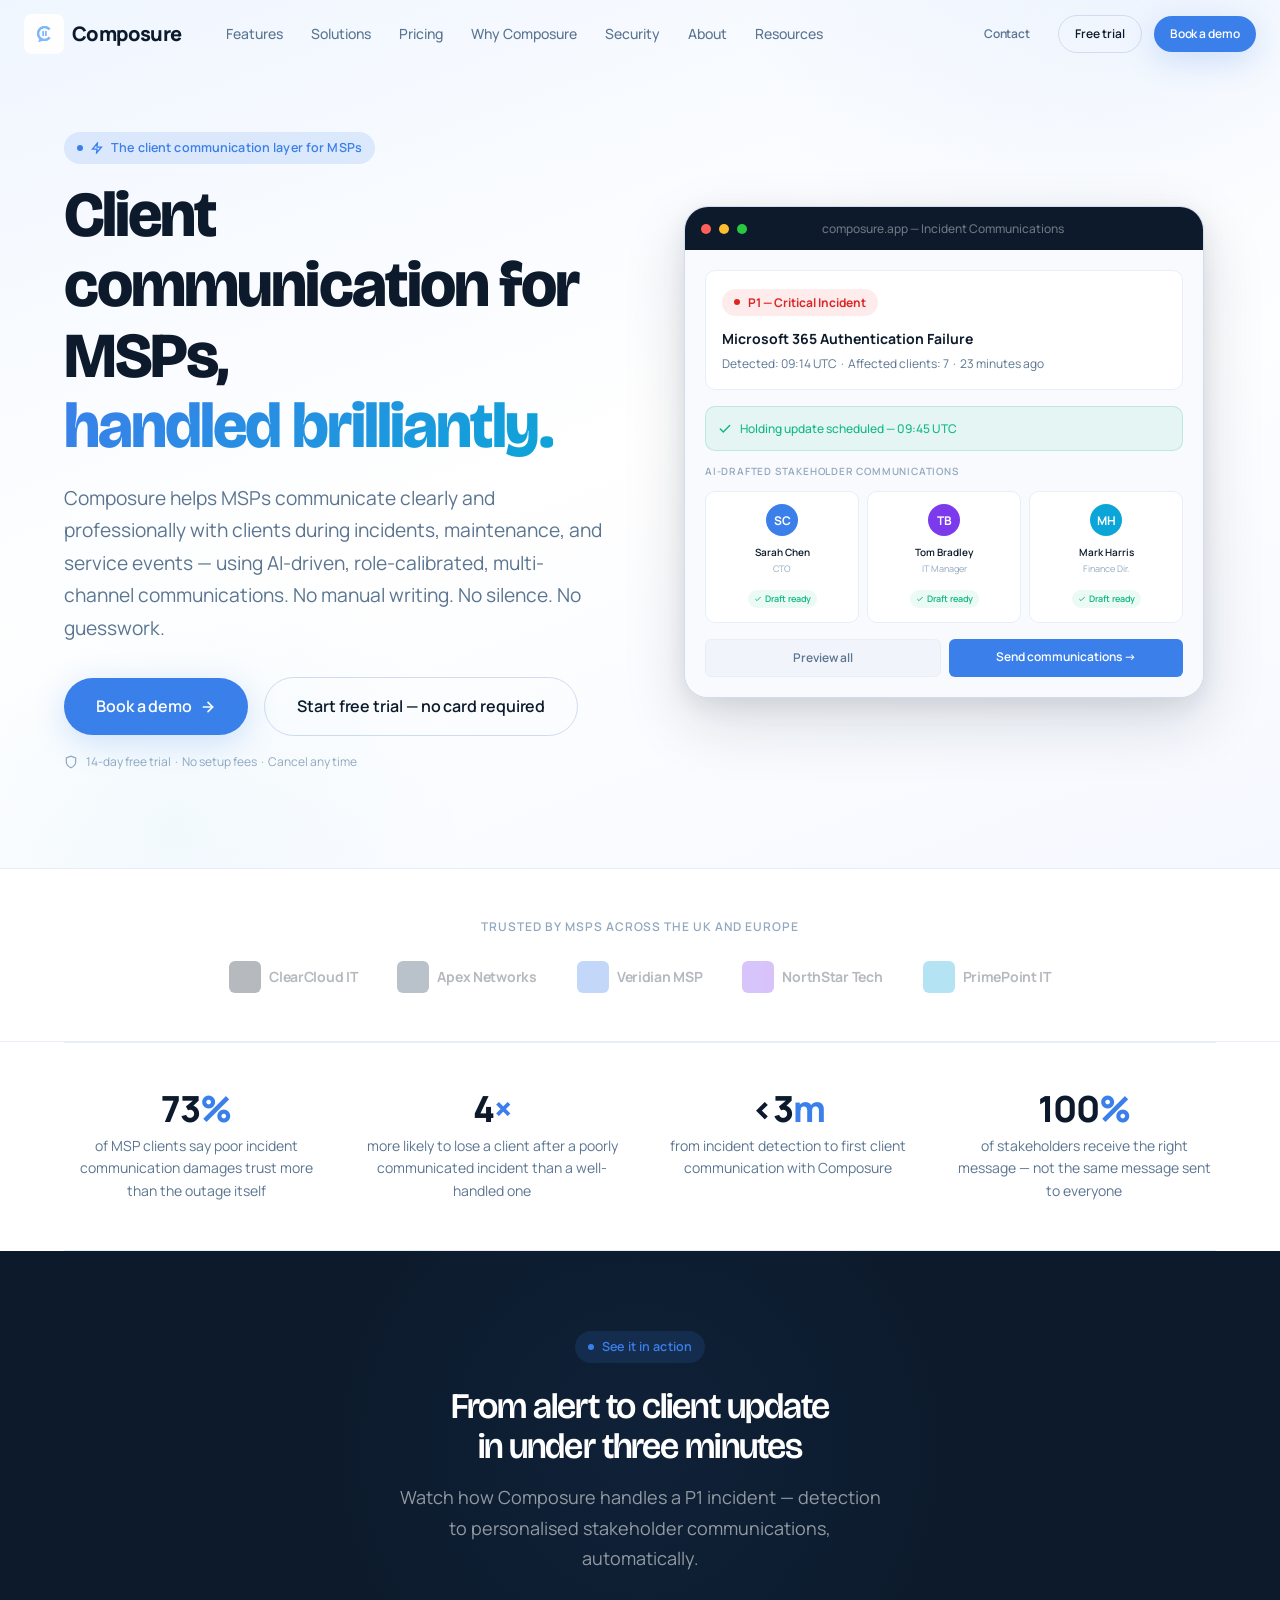
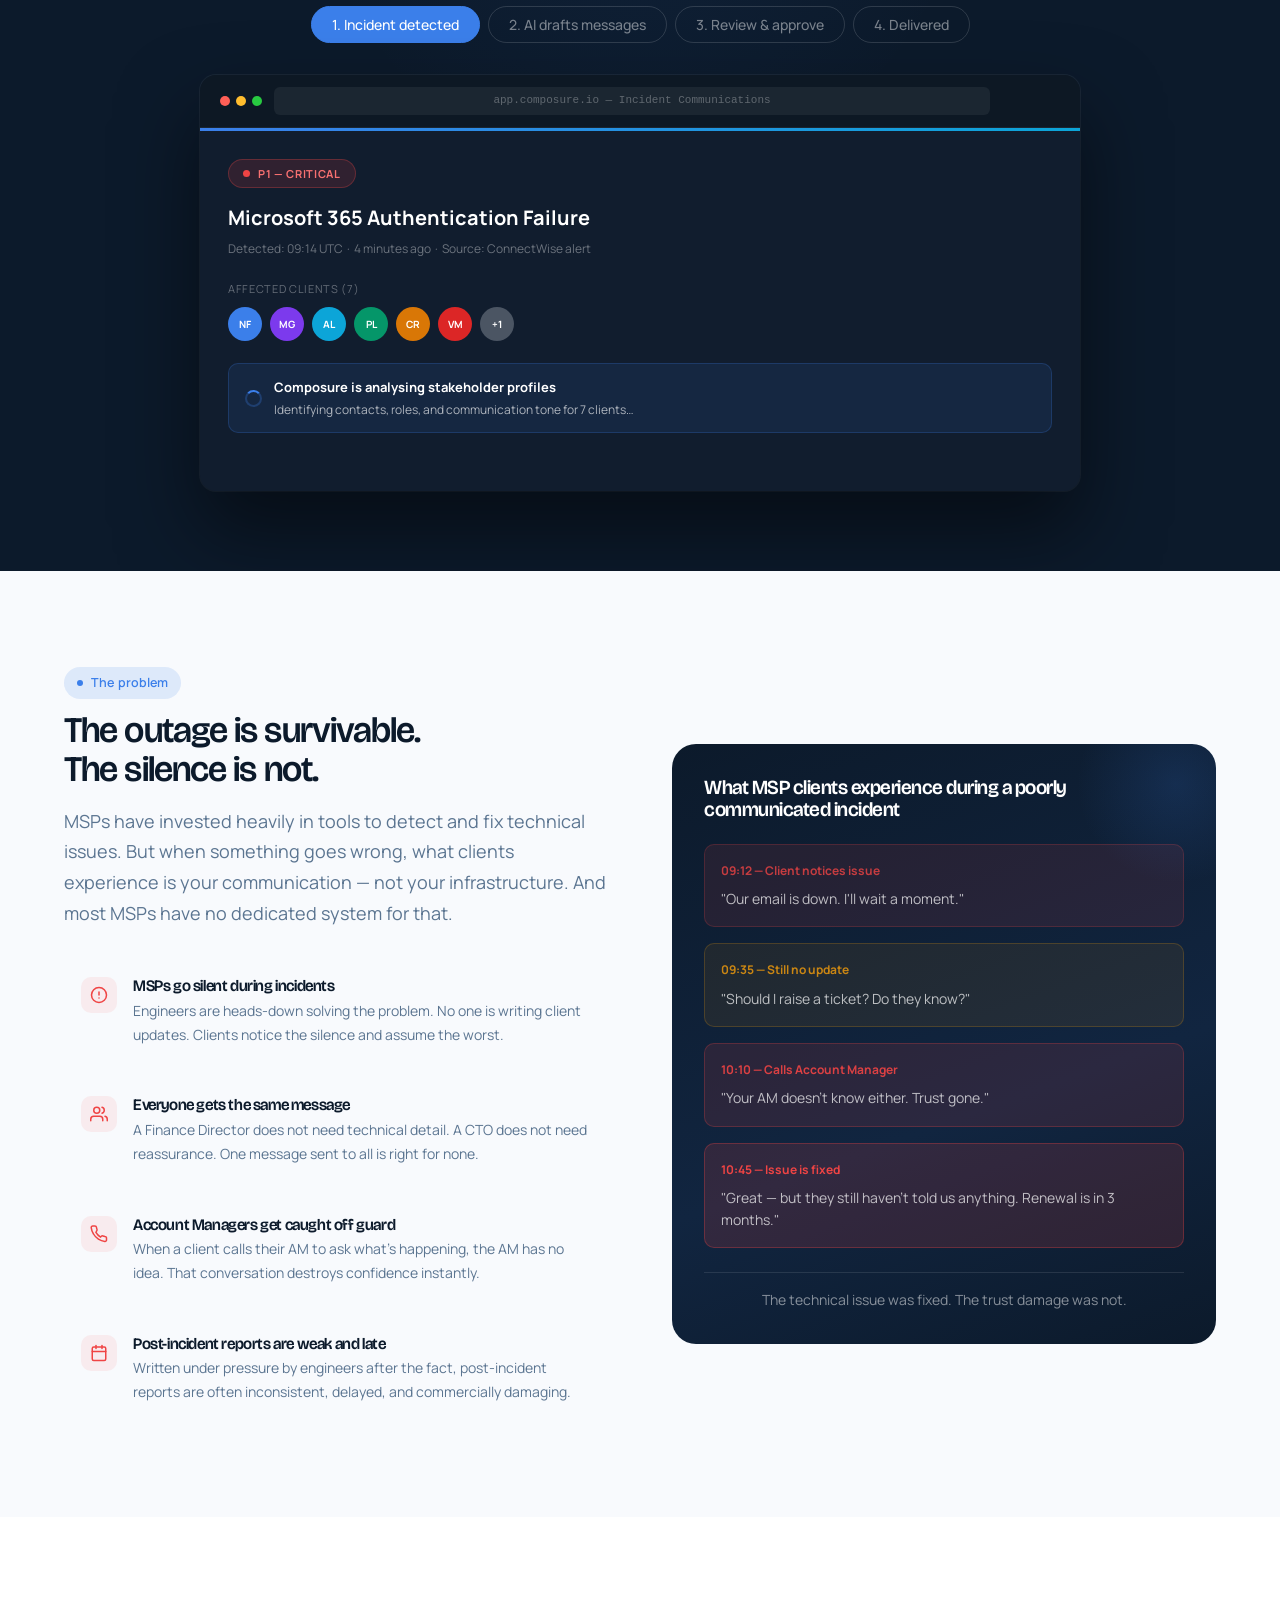
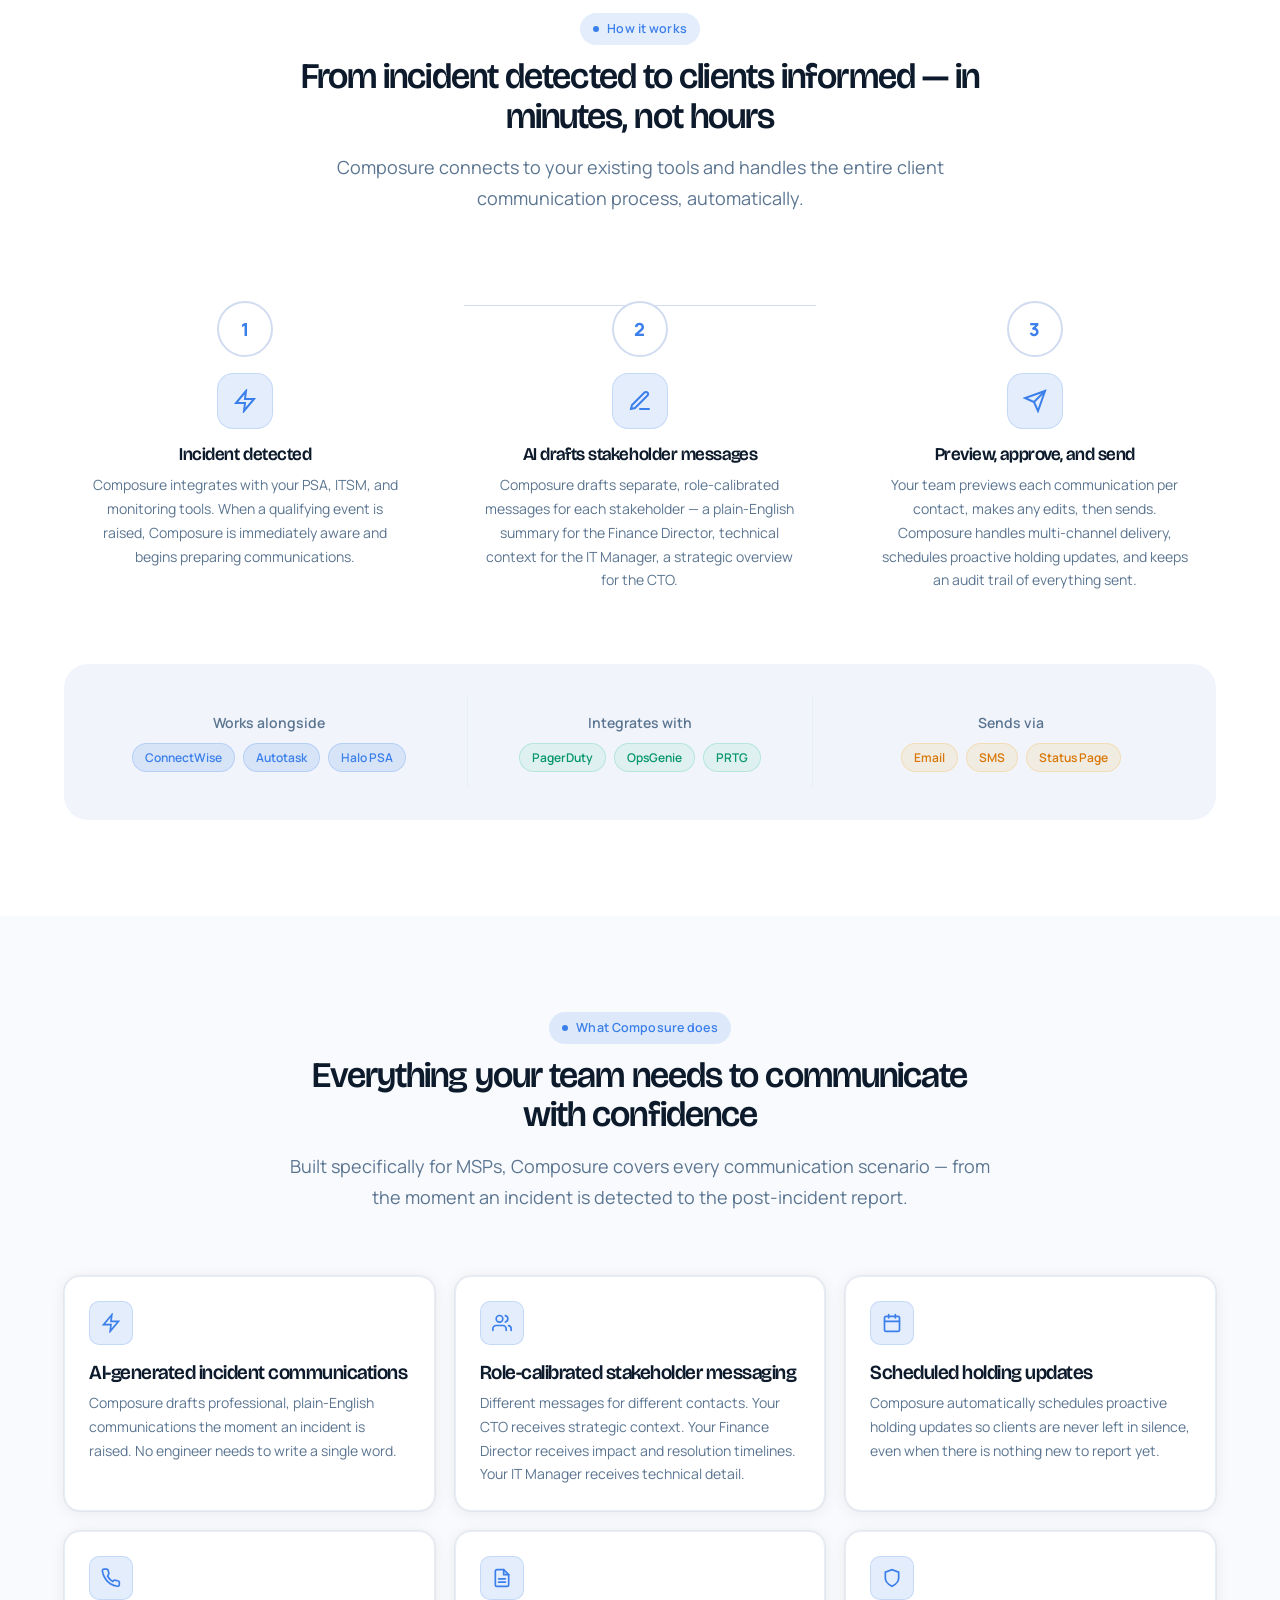
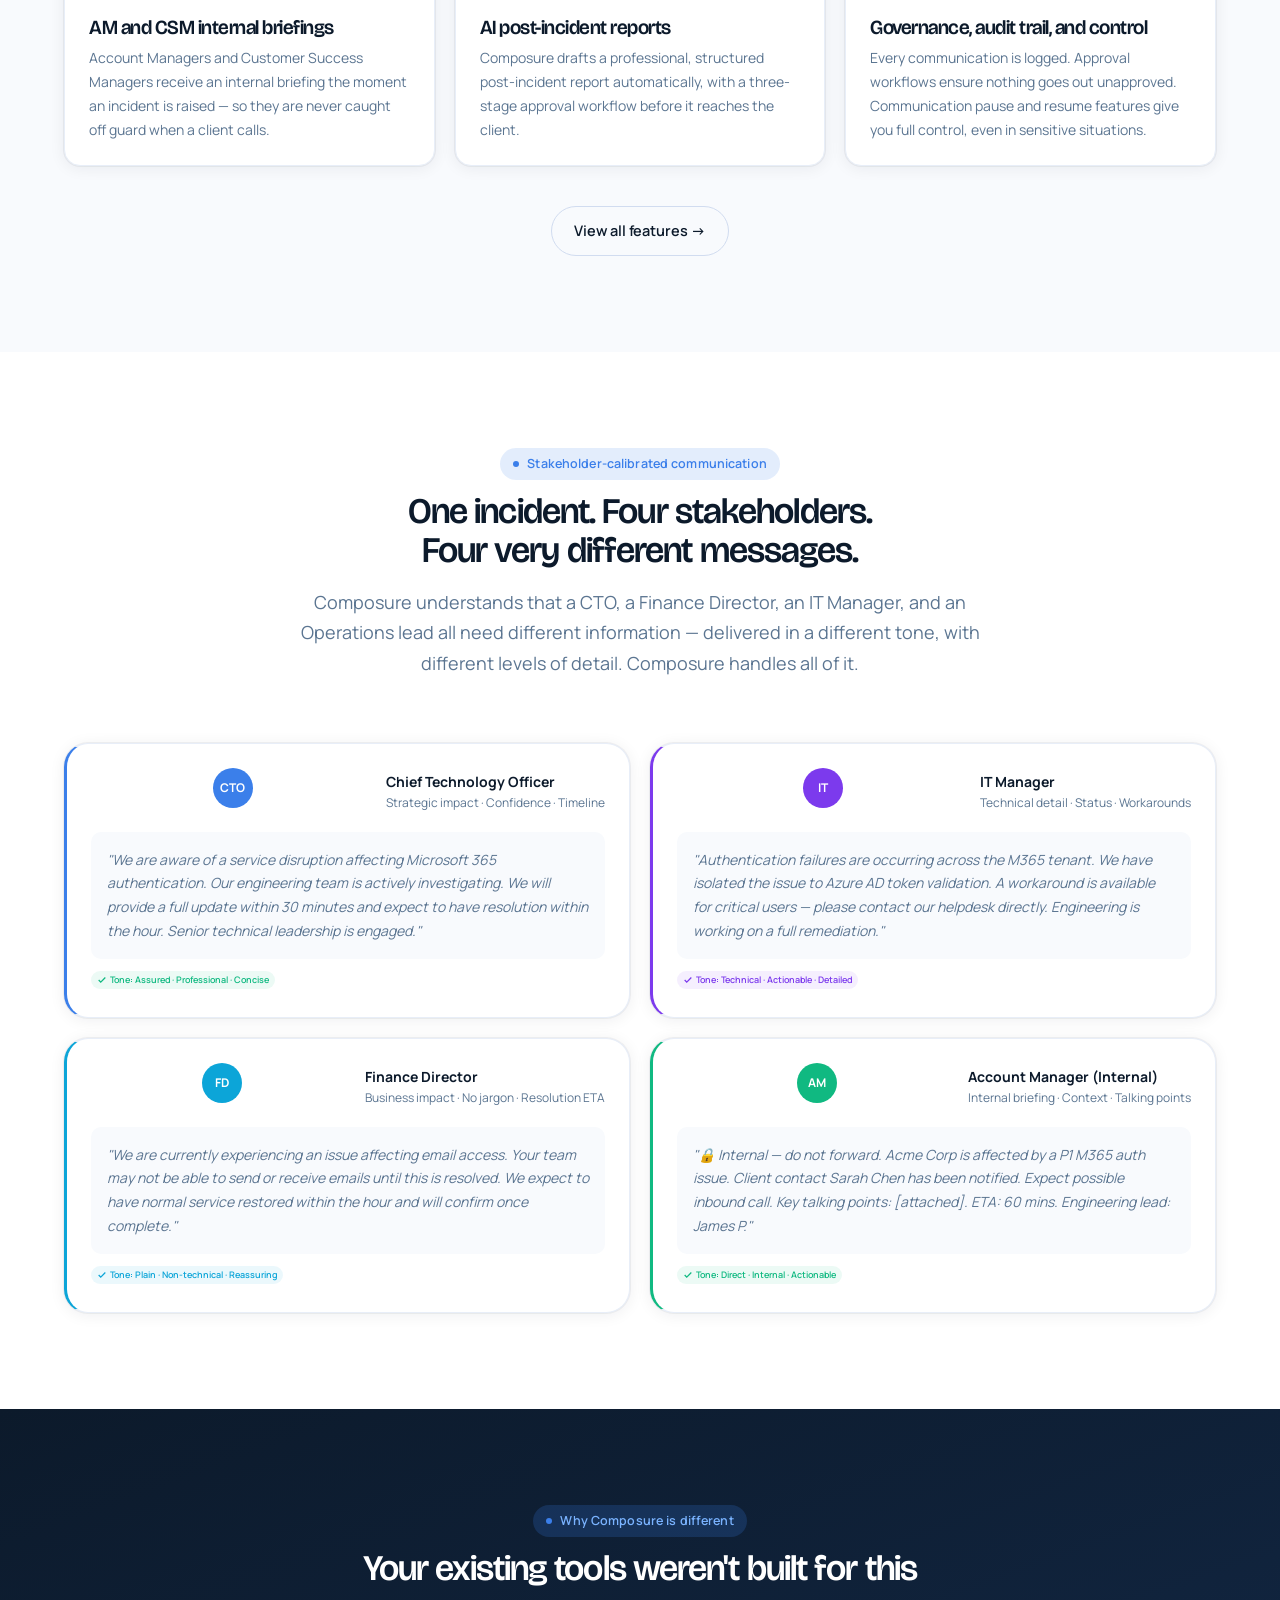
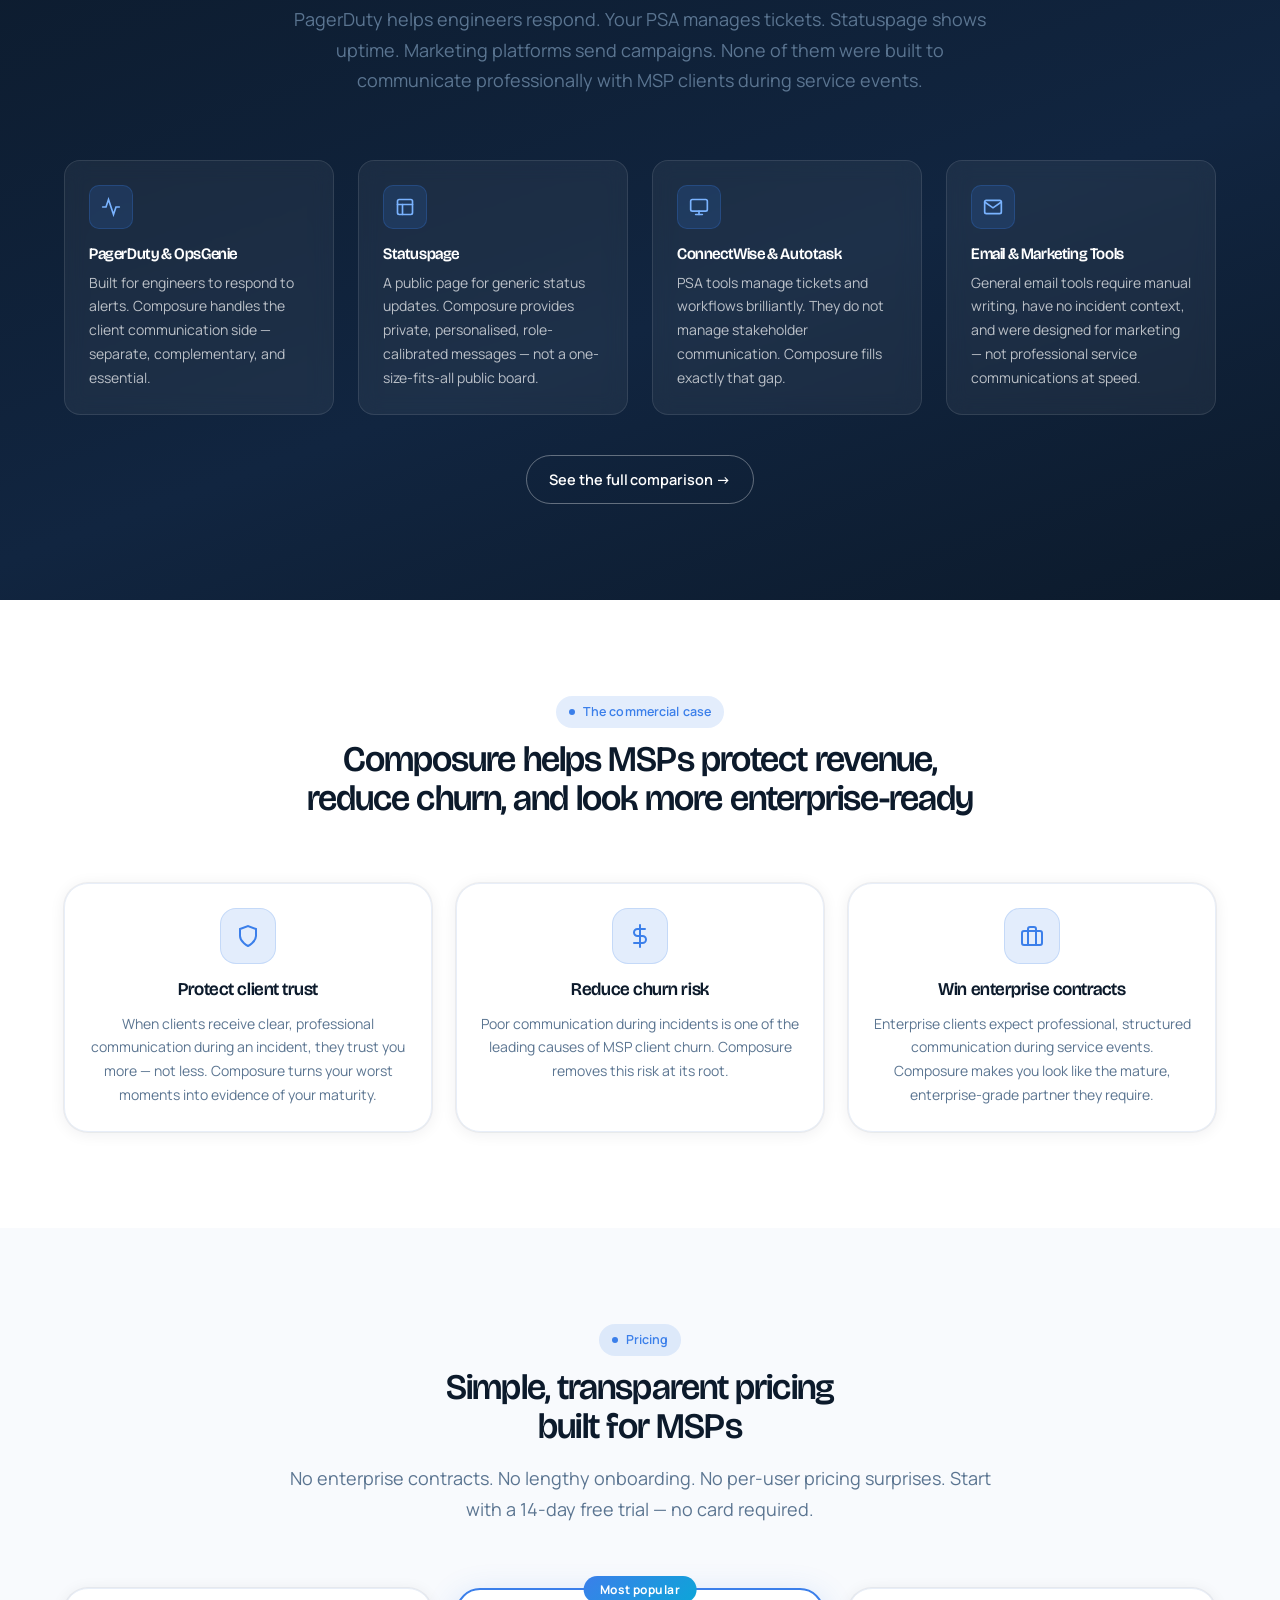
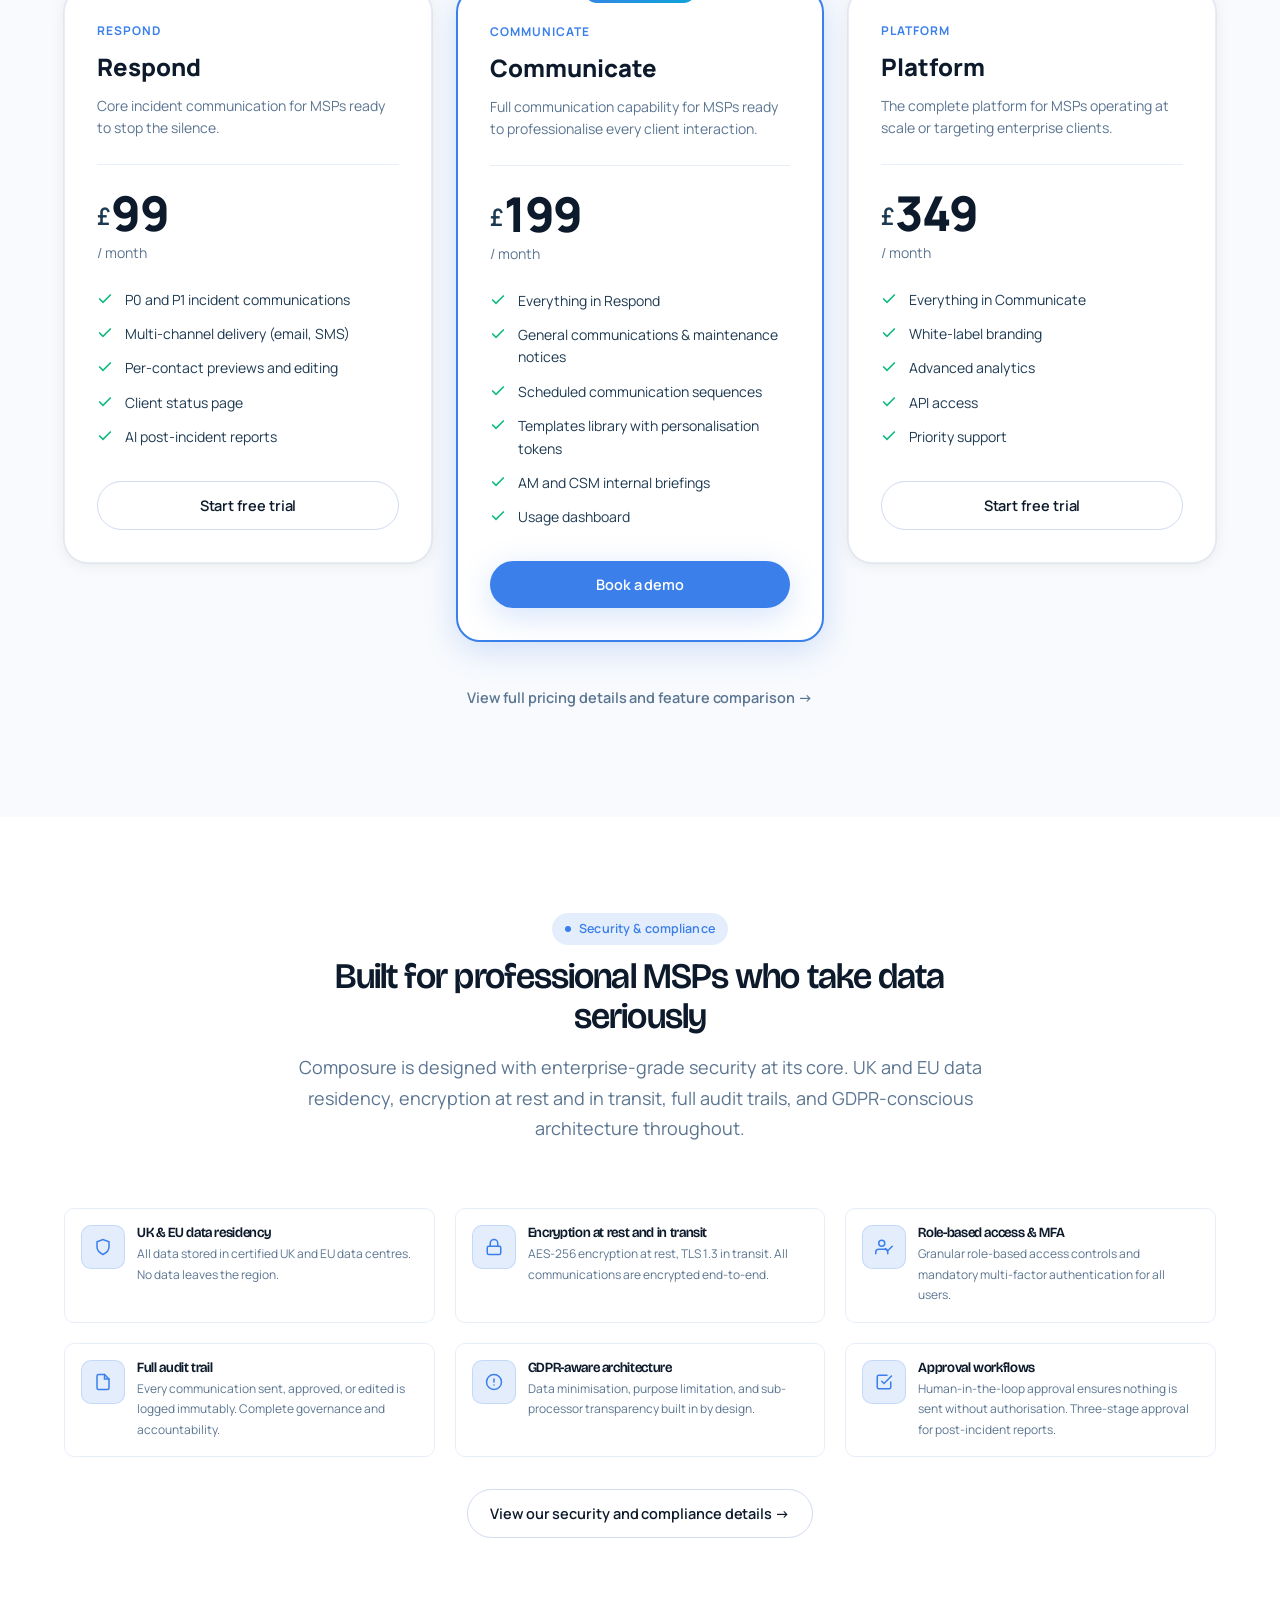
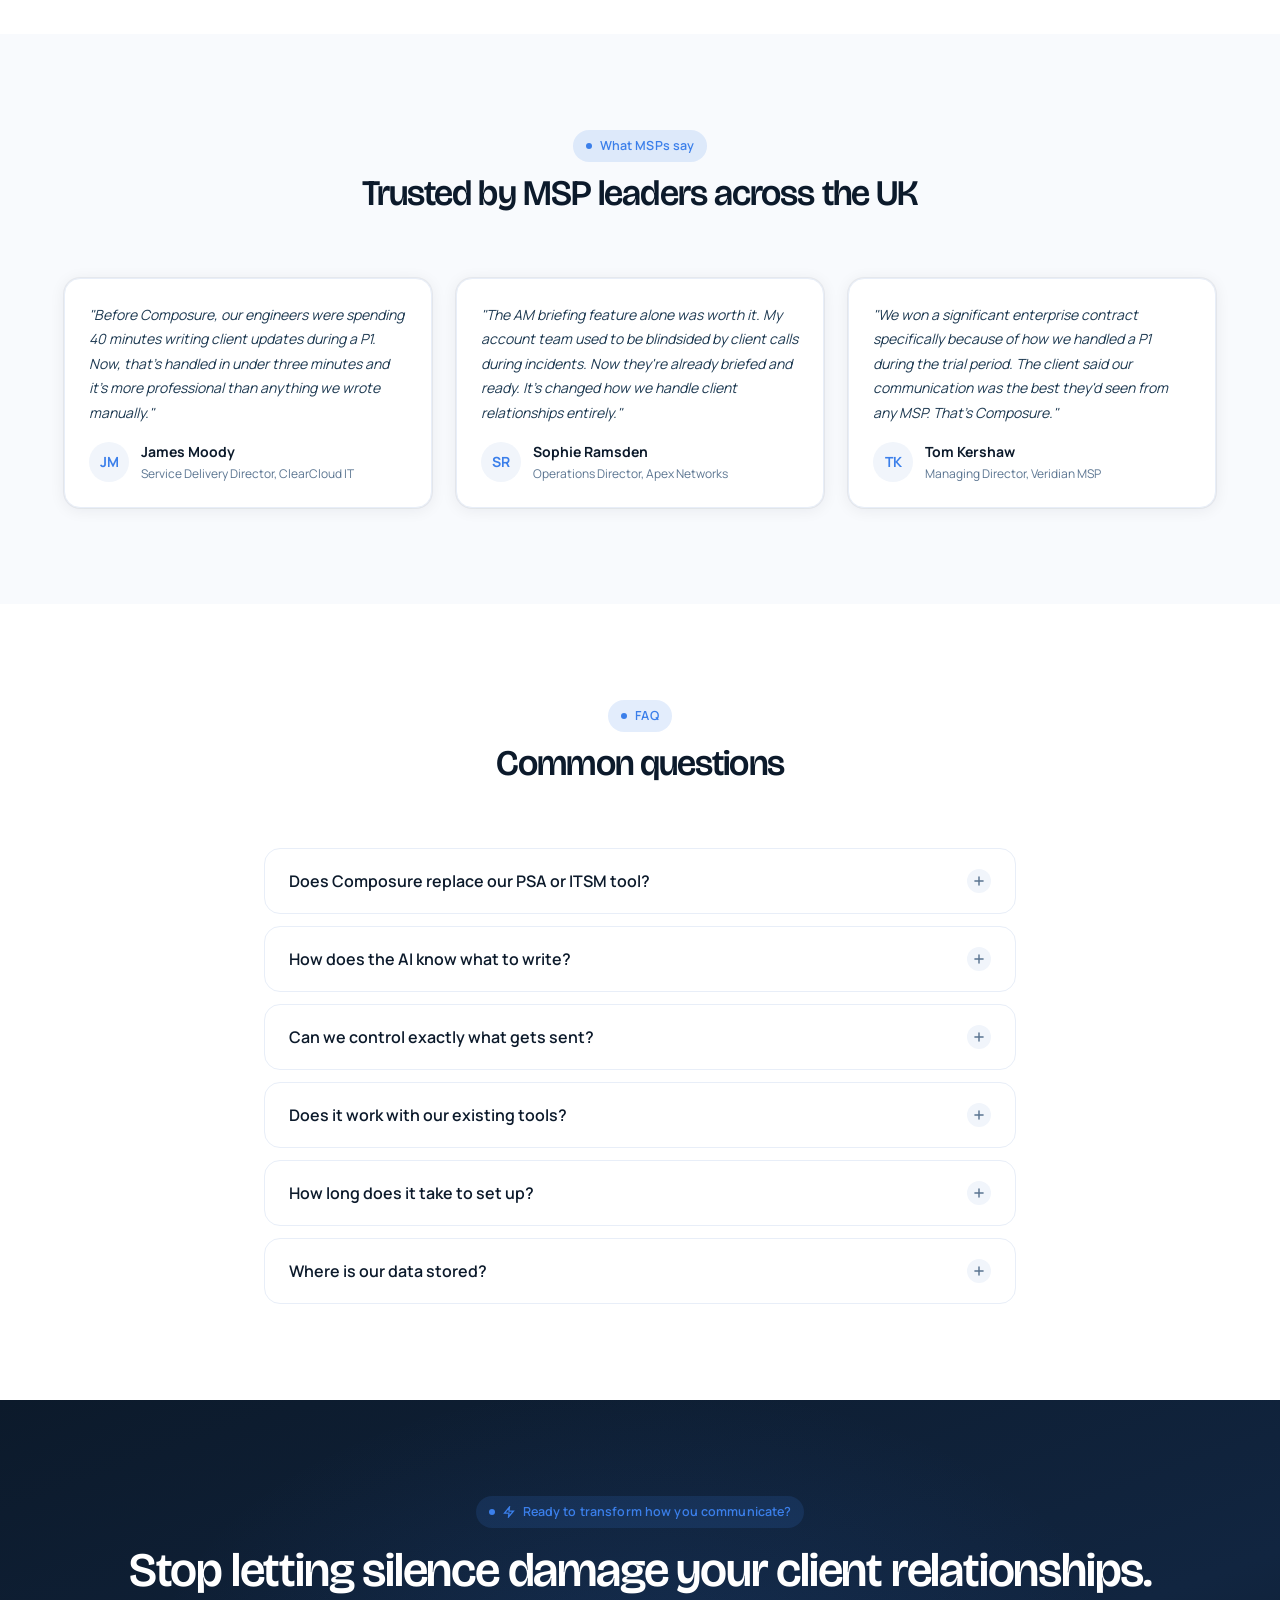
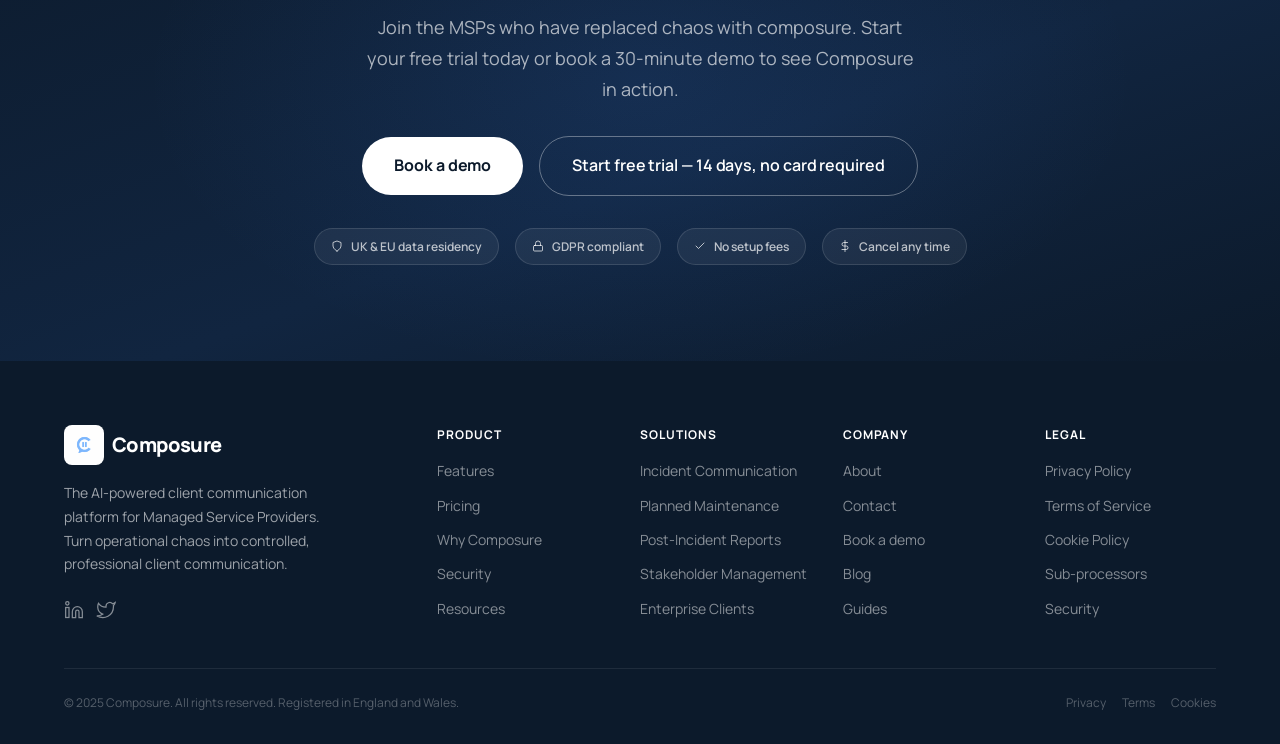
<file: index.html>
<!DOCTYPE html>
<html lang="en-GB">
<head>
  <meta charset="UTF-8">
  <meta name="viewport" content="width=device-width, initial-scale=1.0">
  <meta name="description" content="Composure is the AI-powered client communication platform built for MSPs. Communicate clearly and professionally with clients during incidents, outages, and service events — automatically.">
  <meta name="keywords" content="MSP client communication, managed service provider software, incident communication, MSP platform, AI communications">
  <meta property="og:title" content="Composure — Client Communication for MSPs, Handled Brilliantly">
  <meta property="og:description" content="The AI-powered communication layer for Managed Service Providers. Never let a client sit in silence during an incident again.">
  <meta property="og:type" content="website">
  <title>Composure — Client Communication for MSPs, Handled Brilliantly</title>
  <link rel="stylesheet" href="css/styles.css">
  <link rel="preconnect" href="https://fonts.googleapis.com">
  <link rel="preconnect" href="https://fonts.gstatic.com" crossorigin>
  <style>
    /* ── Product Demo ───────────────────────────────────── */
    .demo-section{background:var(--navy);padding:var(--sp-20) 0;position:relative;overflow:hidden;}
    .demo-section::before{content:'';position:absolute;top:-150px;left:50%;transform:translateX(-50%);width:700px;height:700px;background:radial-gradient(circle,rgba(59,127,234,0.07) 0%,transparent 68%);pointer-events:none;}
    .demo-section .section-header h2{color:var(--white);}
    .demo-section .section-header p{color:rgba(255,255,255,0.55);}
    .demo-steps{display:flex;gap:8px;justify-content:center;flex-wrap:wrap;margin-bottom:var(--sp-8);}
    .demo-step-btn{padding:8px 20px;border-radius:100px;border:1px solid rgba(255,255,255,0.14);background:transparent;color:rgba(255,255,255,0.45);font-size:var(--text-sm);font-weight:500;cursor:pointer;transition:var(--transition);font-family:var(--font);}
    .demo-step-btn:hover{border-color:rgba(255,255,255,0.35);color:rgba(255,255,255,0.75);}
    .demo-step-btn.active{background:var(--accent);border-color:var(--accent);color:var(--white);}
    .demo-window{max-width:880px;margin:0 auto;background:#111d2e;border-radius:16px;overflow:hidden;box-shadow:0 40px 80px rgba(0,0,0,0.5),0 0 0 1px rgba(255,255,255,0.06);}
    .demo-titlebar{display:flex;align-items:center;gap:12px;padding:12px 20px;background:#0d1824;border-bottom:1px solid rgba(255,255,255,0.06);}
    .demo-dots{display:flex;gap:6px;}
    .demo-dot{width:10px;height:10px;border-radius:50%;}
    .demo-dot:nth-child(1){background:#FF5F57;} .demo-dot:nth-child(2){background:#FFBD2E;} .demo-dot:nth-child(3){background:#28CA41;}
    .demo-url{flex:1;background:rgba(255,255,255,0.06);border-radius:6px;padding:5px 12px;font-size:11px;color:rgba(255,255,255,0.3);text-align:center;font-family:monospace;}
    .demo-progress-track{height:3px;background:rgba(255,255,255,0.07);}
    .demo-progress-fill{height:100%;background:var(--grad-accent);width:0%;transition:width linear;}
    .demo-body{padding:28px;min-height:360px;}
    .demo-scene{display:none;animation:dSceneIn 0.35s ease;}
    .demo-scene.active{display:block;}
    @keyframes dSceneIn{from{opacity:0;transform:translateY(8px)}to{opacity:1;transform:translateY(0)}}
    /* scene 0 */
    .d-badge{display:inline-flex;align-items:center;gap:8px;padding:5px 14px;background:rgba(239,68,68,0.14);border:1px solid rgba(239,68,68,0.28);border-radius:100px;color:#f87171;font-size:11px;font-weight:700;letter-spacing:.06em;text-transform:uppercase;margin-bottom:14px;}
    .d-badge::before{content:'';width:7px;height:7px;border-radius:50%;background:#ef4444;animation:dPulse 1.4s infinite;}
    @keyframes dPulse{0%,100%{opacity:1;transform:scale(1)}50%{opacity:.5;transform:scale(1.5)}}
    .d-incident-title{font-size:20px;font-weight:700;color:var(--white);margin-bottom:5px;}
    .d-incident-meta{font-size:12px;color:rgba(255,255,255,0.38);margin-bottom:22px;}
    .d-chips{display:flex;gap:8px;flex-wrap:wrap;margin-bottom:22px;}
    .d-chip{width:34px;height:34px;border-radius:50%;display:flex;align-items:center;justify-content:center;font-size:10px;font-weight:700;color:#fff;}
    .d-ai-box{display:flex;align-items:center;gap:12px;padding:13px 16px;background:rgba(59,127,234,0.1);border:1px solid rgba(59,127,234,0.22);border-radius:10px;}
    .d-spinner{width:17px;height:17px;border:2px solid rgba(59,127,234,0.28);border-top-color:var(--accent);border-radius:50%;animation:dSpin .75s linear infinite;flex-shrink:0;}
    @keyframes dSpin{to{transform:rotate(360deg)}}
    .d-ai-text{font-size:12px;color:rgba(255,255,255,0.65);} .d-ai-text strong{color:var(--white);display:block;margin-bottom:2px;font-size:13px;}
    /* scene 1 */
    .d-tabs{display:flex;gap:0;margin-bottom:18px;border-bottom:1px solid rgba(255,255,255,0.08);}
    .d-tab{padding:8px 16px;font-size:12px;font-weight:600;color:rgba(255,255,255,0.38);border-bottom:2px solid transparent;margin-bottom:-1px;}
    .d-tab.active{color:var(--accent);border-bottom-color:var(--accent);}
    .d-tab .dtick{display:inline-flex;align-items:center;justify-content:center;width:13px;height:13px;background:#10b981;border-radius:50%;color:#fff;font-size:7px;margin-left:5px;}
    .d-meta{font-size:11px;color:rgba(255,255,255,0.32);margin-bottom:10px;text-transform:uppercase;letter-spacing:.06em;}
    .d-subject{font-size:12px;color:rgba(255,255,255,0.5);margin-bottom:12px;padding-bottom:12px;border-bottom:1px solid rgba(255,255,255,0.07);}
    .d-subject span{color:var(--white);font-weight:600;}
    .d-body{font-size:13px;color:rgba(255,255,255,0.62);line-height:1.75;}
    .d-cursor{display:inline-block;width:2px;height:13px;background:var(--accent);margin-left:1px;vertical-align:middle;animation:dBlink 1s step-end infinite;}
    @keyframes dBlink{0%,100%{opacity:1}50%{opacity:0}}
    /* scene 2 */
    .d-review-grid{display:grid;grid-template-columns:repeat(3,1fr);gap:12px;margin-bottom:18px;}
    .d-card{background:rgba(255,255,255,0.04);border:1px solid rgba(255,255,255,0.08);border-radius:10px;padding:14px;}
    .d-card-head{display:flex;align-items:center;gap:9px;margin-bottom:9px;}
    .d-av{width:28px;height:28px;border-radius:50%;display:flex;align-items:center;justify-content:center;font-size:9px;font-weight:700;color:#fff;flex-shrink:0;}
    .d-card-name{font-size:12px;font-weight:600;color:var(--white);}
    .d-card-role{font-size:10px;color:rgba(255,255,255,0.38);}
    .d-tone{display:inline-block;padding:2px 7px;background:rgba(59,127,234,0.14);border-radius:4px;font-size:10px;color:var(--accent);font-weight:600;margin-bottom:7px;}
    .d-preview{font-size:11px;color:rgba(255,255,255,0.42);line-height:1.5;display:-webkit-box;-webkit-line-clamp:3;-webkit-box-orient:vertical;overflow:hidden;}
    .d-send{display:flex;align-items:center;justify-content:center;gap:8px;padding:11px 28px;background:var(--grad-accent);border-radius:8px;color:#fff;font-size:13px;font-weight:600;box-shadow:var(--shadow-accent);cursor:default;}
    /* scene 3 */
    .d-success-head{display:flex;align-items:center;gap:14px;margin-bottom:24px;}
    .d-success-icon{width:46px;height:46px;background:rgba(16,185,129,0.14);border:1px solid rgba(16,185,129,0.28);border-radius:50%;display:flex;align-items:center;justify-content:center;flex-shrink:0;}
    .d-success-title{font-size:18px;font-weight:700;color:var(--white);}
    .d-success-sub{font-size:12px;color:rgba(255,255,255,0.38);}
    .d-rows{display:flex;flex-direction:column;gap:9px;margin-bottom:18px;}
    .d-row{display:flex;align-items:center;gap:12px;padding:11px 14px;background:rgba(255,255,255,0.04);border:1px solid rgba(255,255,255,0.06);border-radius:8px;}
    .d-row-info{flex:1;}
    .d-row-name{font-size:13px;font-weight:600;color:var(--white);}
    .d-row-role{font-size:11px;color:rgba(255,255,255,0.38);}
    .d-row-status{display:flex;align-items:center;gap:5px;font-size:11px;color:#34d399;font-weight:500;white-space:nowrap;}
    .d-next{display:flex;align-items:center;gap:10px;padding:11px 14px;background:rgba(59,127,234,0.08);border:1px solid rgba(59,127,234,0.14);border-radius:8px;font-size:12px;color:rgba(255,255,255,0.55);}
    .d-next strong{color:var(--white);}
    @media(max-width:768px){.d-review-grid{grid-template-columns:1fr;}.demo-step-btn{font-size:11px;padding:6px 13px;}}
  </style>
</head>
<body>

<!-- ══════════════════════════════════════════════════════════
     NAVIGATION
══════════════════════════════════════════════════════════ -->
<nav class="nav" role="navigation" aria-label="Main navigation">
  <div class="nav-inner">
    <a href="index.html" class="nav-logo">
      <img src="images/logo.png" alt="Composure" class="nav-logo-img">
      Composure
    </a>

    <div class="nav-links">
      <a href="features.html" class="nav-link">Features</a>
      <a href="solutions.html" class="nav-link">Solutions</a>
      <a href="pricing.html" class="nav-link">Pricing</a>
      <a href="comparison.html" class="nav-link">Why Composure</a>
      <a href="security.html" class="nav-link">Security</a>
      <a href="about.html" class="nav-link">About</a>
      <a href="resources.html" class="nav-link">Resources</a>
    </div>

    <div class="nav-actions">
      <a href="contact.html" class="btn btn-ghost btn-sm">Contact</a>
      <a href="start-trial.html" class="btn btn-secondary btn-sm">Free trial</a>
      <a href="contact.html" class="btn btn-primary btn-sm">Book a demo</a>
    </div>

    <button class="nav-mobile-toggle" aria-label="Open menu">
      <svg width="22" height="22" viewBox="0 0 24 24" fill="none" stroke="currentColor" stroke-width="2" stroke-linecap="round">
        <line x1="3" y1="6" x2="21" y2="6"/><line x1="3" y1="12" x2="21" y2="12"/><line x1="3" y1="18" x2="21" y2="18"/>
      </svg>
    </button>
  </div>
</nav>

<!-- Mobile Nav -->
<div class="mobile-nav-overlay"></div>
<div class="mobile-nav">
  <div class="mobile-nav-header">
    <a href="index.html" class="nav-logo" style="font-size:1.1rem;">
      <img src="images/logo.png" alt="Composure" class="nav-logo-img">
      Composure
    </a>
    <button class="mobile-nav-close btn btn-ghost" style="padding:8px;">
      <svg width="20" height="20" viewBox="0 0 24 24" fill="none" stroke="currentColor" stroke-width="2" stroke-linecap="round"><line x1="18" y1="6" x2="6" y2="18"/><line x1="6" y1="6" x2="18" y2="18"/></svg>
    </button>
  </div>
  <div class="mobile-nav-links">
    <a href="features.html" class="mobile-nav-link">Features</a>
    <a href="solutions.html" class="mobile-nav-link">Solutions</a>
    <a href="pricing.html" class="mobile-nav-link">Pricing</a>
    <a href="comparison.html" class="mobile-nav-link">Why Composure</a>
    <a href="security.html" class="mobile-nav-link">Security</a>
    <a href="about.html" class="mobile-nav-link">About</a>
    <a href="resources.html" class="mobile-nav-link">Resources</a>
    <a href="contact.html" class="mobile-nav-link">Contact</a>
  </div>
  <div class="mobile-nav-actions">
    <a href="contact.html" class="btn btn-primary" style="text-align:center;">Book a demo</a>
    <a href="start-trial.html" class="btn btn-secondary" style="text-align:center;">Start free trial</a>
  </div>
</div>

<!-- ══════════════════════════════════════════════════════════
     HERO
══════════════════════════════════════════════════════════ -->
<section class="hero" aria-label="Hero">
  <div class="container">
    <div class="hero-layout">

      <div class="hero-content fade-up">
        <div class="eyebrow-tag">
          <svg width="12" height="12" viewBox="0 0 24 24" fill="none" stroke="currentColor" stroke-width="2.5" stroke-linecap="round"><polygon points="13 2 3 14 12 14 11 22 21 10 12 10 13 2"/></svg>
          The client communication layer for MSPs
        </div>
        <h1 class="hero-headline">Client communication for MSPs,<br><span class="text-gradient">handled brilliantly.</span></h1>
        <p class="hero-sub">Composure helps MSPs communicate clearly and professionally with clients during incidents, maintenance, and service events — using AI-driven, role-calibrated, multi-channel communications. No manual writing. No silence. No guesswork.</p>
        <div class="hero-ctas">
          <a href="contact.html" class="btn btn-primary btn-lg">
            Book a demo
            <svg width="16" height="16" viewBox="0 0 24 24" fill="none" stroke="currentColor" stroke-width="2.5" stroke-linecap="round" stroke-linejoin="round"><line x1="5" y1="12" x2="19" y2="12"/><polyline points="12 5 19 12 12 19"/></svg>
          </a>
          <a href="start-trial.html" class="btn btn-secondary btn-lg">Start free trial — no card required</a>
        </div>
        <div class="hero-note">
          <svg width="14" height="14" viewBox="0 0 24 24" fill="none" stroke="currentColor" stroke-width="2" stroke-linecap="round"><path d="M12 22s8-4 8-10V5l-8-3-8 3v7c0 6 8 10 8 10z"/></svg>
          14-day free trial &nbsp;·&nbsp; No setup fees &nbsp;·&nbsp; Cancel any time
        </div>
      </div>

      <!-- Product Mockup -->
      <div class="hero-visual fade-in stagger-2">
        <div class="product-mockup" style="transition: transform 0.3s ease;">
          <div class="mockup-titlebar">
            <div class="mockup-dots">
              <div class="mockup-dot"></div>
              <div class="mockup-dot"></div>
              <div class="mockup-dot"></div>
            </div>
            <span class="mockup-title">composure.app — Incident Communications</span>
            <div style="width:48px;"></div>
          </div>
          <div class="mockup-body">
            <div class="mockup-incident-header">
              <div class="incident-severity">
                <div class="incident-severity-dot"></div>
                P1 — Critical Incident
              </div>
              <div class="incident-title">Microsoft 365 Authentication Failure</div>
              <div class="incident-meta">Detected: 09:14 UTC &nbsp;·&nbsp; Affected clients: 7 &nbsp;·&nbsp; 23 minutes ago</div>
            </div>

            <div class="mockup-scheduling">
              <svg width="14" height="14" viewBox="0 0 24 24" fill="none" stroke="currentColor" stroke-width="2.5" stroke-linecap="round" style="color:#10B981;flex-shrink:0;">
                <polyline points="20 6 9 17 4 12"/>
              </svg>
              <span>Holding update scheduled — 09:45 UTC</span>
            </div>

            <div class="mockup-label">AI-drafted stakeholder communications</div>
            <div class="mockup-contacts">
              <div class="contact-card">
                <div class="contact-avatar" style="background: #3B7FEA;">SC</div>
                <div class="contact-name">Sarah Chen</div>
                <div class="contact-role">CTO</div>
                <div class="contact-status">
                  <svg width="8" height="8" viewBox="0 0 24 24" fill="none" stroke="currentColor" stroke-width="3"><polyline points="20 6 9 17 4 12"/></svg>
                  Draft ready
                </div>
              </div>
              <div class="contact-card">
                <div class="contact-avatar" style="background: #7C3AED;">TB</div>
                <div class="contact-name">Tom Bradley</div>
                <div class="contact-role">IT Manager</div>
                <div class="contact-status">
                  <svg width="8" height="8" viewBox="0 0 24 24" fill="none" stroke="currentColor" stroke-width="3"><polyline points="20 6 9 17 4 12"/></svg>
                  Draft ready
                </div>
              </div>
              <div class="contact-card">
                <div class="contact-avatar" style="background: #0CA5D8;">MH</div>
                <div class="contact-name">Mark Harris</div>
                <div class="contact-role">Finance Dir.</div>
                <div class="contact-status">
                  <svg width="8" height="8" viewBox="0 0 24 24" fill="none" stroke="currentColor" stroke-width="3"><polyline points="20 6 9 17 4 12"/></svg>
                  Draft ready
                </div>
              </div>
            </div>
            <div class="mockup-actions">
              <div class="mockup-btn mockup-btn-secondary">Preview all</div>
              <div class="mockup-btn mockup-btn-primary">Send communications →</div>
            </div>
          </div>
        </div>
      </div>

    </div>
  </div>
</section>

<!-- ══════════════════════════════════════════════════════════
     TRUST STRIP
══════════════════════════════════════════════════════════ -->
<div class="trust-strip">
  <div class="container">
    <p class="trust-label">Trusted by MSPs across the UK and Europe</p>
    <div class="trust-logos">
      <!-- Placeholder logo marks — replace with actual client logos -->
      <div style="display:flex;align-items:center;gap:8px;opacity:0.3;">
        <div style="width:32px;height:32px;background:var(--navy);border-radius:6px;"></div>
        <span style="font-size:14px;font-weight:700;color:var(--navy);letter-spacing:-0.02em;">ClearCloud IT</span>
      </div>
      <div style="display:flex;align-items:center;gap:8px;opacity:0.3;">
        <div style="width:32px;height:32px;background:var(--navy-light);border-radius:6px;"></div>
        <span style="font-size:14px;font-weight:700;color:var(--navy);letter-spacing:-0.02em;">Apex Networks</span>
      </div>
      <div style="display:flex;align-items:center;gap:8px;opacity:0.3;">
        <div style="width:32px;height:32px;background:var(--accent);border-radius:6px;"></div>
        <span style="font-size:14px;font-weight:700;color:var(--navy);letter-spacing:-0.02em;">Veridian MSP</span>
      </div>
      <div style="display:flex;align-items:center;gap:8px;opacity:0.3;">
        <div style="width:32px;height:32px;background:#7C3AED;border-radius:6px;"></div>
        <span style="font-size:14px;font-weight:700;color:var(--navy);letter-spacing:-0.02em;">NorthStar Tech</span>
      </div>
      <div style="display:flex;align-items:center;gap:8px;opacity:0.3;">
        <div style="width:32px;height:32px;background:#0CA5D8;border-radius:6px;"></div>
        <span style="font-size:14px;font-weight:700;color:var(--navy);letter-spacing:-0.02em;">PrimePoint IT</span>
      </div>
    </div>
  </div>
</div>

<!-- ══════════════════════════════════════════════════════════
     STATS ROW
══════════════════════════════════════════════════════════ -->
<div class="container">
  <div class="stats-row fade-up">
    <div class="stat-item">
      <div class="stat-number">73<span>%</span></div>
      <div class="stat-label">of MSP clients say poor incident communication damages trust more than the outage itself</div>
    </div>
    <div class="stat-item">
      <div class="stat-number">4<span>×</span></div>
      <div class="stat-label">more likely to lose a client after a poorly communicated incident than a well-handled one</div>
    </div>
    <div class="stat-item">
      <div class="stat-number">&lt;3<span>m</span></div>
      <div class="stat-label">from incident detection to first client communication with Composure</div>
    </div>
    <div class="stat-item">
      <div class="stat-number">100<span>%</span></div>
      <div class="stat-label">of stakeholders receive the right message — not the same message sent to everyone</div>
    </div>
  </div>
</div>

<!-- ══════════════════════════════════════════════════════════
     PRODUCT DEMO
══════════════════════════════════════════════════════════ -->
<section class="demo-section">
  <div class="container">
    <div class="section-header fade-up" style="text-align:center;margin-bottom:var(--sp-8);">
      <div class="eyebrow-tag" style="display:inline-flex;margin-bottom:var(--sp-3);">See it in action</div>
      <h2>From alert to client update<br>in under three minutes</h2>
      <p style="max-width:500px;margin:var(--sp-3) auto 0;">Watch how Composure handles a P1 incident — detection to personalised stakeholder communications, automatically.</p>
    </div>

    <div class="demo-steps fade-up stagger-1">
      <button class="demo-step-btn active" data-step="0">1. Incident detected</button>
      <button class="demo-step-btn" data-step="1">2. AI drafts messages</button>
      <button class="demo-step-btn" data-step="2">3. Review &amp; approve</button>
      <button class="demo-step-btn" data-step="3">4. Delivered</button>
    </div>

    <div class="demo-window fade-up stagger-2">
      <div class="demo-titlebar">
        <div class="demo-dots"><div class="demo-dot"></div><div class="demo-dot"></div><div class="demo-dot"></div></div>
        <div class="demo-url">app.composure.io — Incident Communications</div>
        <div style="width:58px;"></div>
      </div>
      <div class="demo-progress-track"><div class="demo-progress-fill" id="demoProgress"></div></div>
      <div class="demo-body">

        <!-- Scene 0: Incident Detected -->
        <div class="demo-scene active" id="demo-scene-0">
          <div class="d-badge">P1 — Critical</div>
          <div class="d-incident-title">Microsoft 365 Authentication Failure</div>
          <div class="d-incident-meta">Detected: 09:14 UTC &nbsp;·&nbsp; 4 minutes ago &nbsp;·&nbsp; Source: ConnectWise alert</div>
          <div style="font-size:11px;color:rgba(255,255,255,0.35);margin-bottom:9px;text-transform:uppercase;letter-spacing:.06em;">Affected clients (7)</div>
          <div class="d-chips">
            <div class="d-chip" style="background:#3B7FEA;">NF</div>
            <div class="d-chip" style="background:#7C3AED;">MG</div>
            <div class="d-chip" style="background:#0CA5D8;">AL</div>
            <div class="d-chip" style="background:#059669;">PL</div>
            <div class="d-chip" style="background:#D97706;">CR</div>
            <div class="d-chip" style="background:#DC2626;">VM</div>
            <div class="d-chip" style="background:#4B5563;">+1</div>
          </div>
          <div class="d-ai-box">
            <div class="d-spinner"></div>
            <div class="d-ai-text"><strong>Composure is analysing stakeholder profiles</strong>Identifying contacts, roles, and communication tone for 7 clients…</div>
          </div>
        </div>

        <!-- Scene 1: AI Drafting -->
        <div class="demo-scene" id="demo-scene-1">
          <div class="d-tabs">
            <div class="d-tab active">Sarah Chen (CTO) <span class="dtick" style="display:inline-flex;align-items:center;justify-content:center;width:13px;height:13px;background:#10b981;border-radius:50%;color:#fff;font-size:7px;margin-left:5px;">✓</span></div>
            <div class="d-tab">Tom Bradley (IT Mgr)</div>
            <div class="d-tab">Mark Harris (Finance)</div>
          </div>
          <div class="d-meta">Tone: Executive briefing &nbsp;·&nbsp; Channel: Email + Teams &nbsp;·&nbsp; Calibrated for CTO</div>
          <div class="d-subject">Subject: <span>Service interruption — Microsoft 365 authentication [INC-2847]</span></div>
          <div class="d-body">Sarah,<br><br>We're writing to notify you of an ongoing service interruption affecting Microsoft 365 authentication across your environment. Our team identified the issue at 09:14 UTC and is actively working with Microsoft's engineering team.<br><br>Current status: Authentication services degraded. Users may be unable to sign in to Microsoft 365 applications.<span class="d-cursor"></span></div>
        </div>

        <!-- Scene 2: Review & Approve -->
        <div class="demo-scene" id="demo-scene-2">
          <div style="font-size:14px;font-weight:600;color:var(--white);margin-bottom:5px;">3 personalised drafts ready for review</div>
          <div style="font-size:12px;color:rgba(255,255,255,0.38);margin-bottom:16px;">Each message is calibrated for the recipient's role, technical knowledge, and preferred communication style.</div>
          <div class="d-review-grid">
            <div class="d-card">
              <div class="d-card-head"><div class="d-av" style="background:#3B7FEA;">SC</div><div><div class="d-card-name">Sarah Chen</div><div class="d-card-role">CTO, Nexus Financial</div></div></div>
              <div class="d-tone">Executive briefing</div>
              <div class="d-preview">"We're writing to notify you of an ongoing service interruption affecting Microsoft 365 authentication. Our team identified the issue at 09:14 UTC…"</div>
            </div>
            <div class="d-card">
              <div class="d-card-head"><div class="d-av" style="background:#7C3AED;">TB</div><div><div class="d-card-name">Tom Bradley</div><div class="d-card-role">IT Manager, Nexus Financial</div></div></div>
              <div class="d-tone">Technical detail</div>
              <div class="d-preview">"Azure AD auth endpoint responding with 503 errors. Tracking MS365 incident INC-2847. Workaround: legacy auth temporarily re-enabled on affected tenants…"</div>
            </div>
            <div class="d-card">
              <div class="d-card-head"><div class="d-av" style="background:#0CA5D8;">MH</div><div><div class="d-card-name">Mark Harris</div><div class="d-card-role">Finance Director, Nexus Financial</div></div></div>
              <div class="d-tone">Business impact</div>
              <div class="d-preview">"A temporary Microsoft 365 issue is affecting staff login. Your team may have limited access to email and Office apps. We're working to restore full service…"</div>
            </div>
          </div>
          <div style="display:flex;justify-content:center;">
            <div class="d-send"><svg width="15" height="15" viewBox="0 0 24 24" fill="none" stroke="currentColor" stroke-width="2.5" stroke-linecap="round"><polyline points="20 6 9 17 4 12"/></svg>Approve &amp; send all 3 communications</div>
          </div>
        </div>

        <!-- Scene 3: Delivered -->
        <div class="demo-scene" id="demo-scene-3">
          <div class="d-success-head">
            <div class="d-success-icon"><svg width="21" height="21" viewBox="0 0 24 24" fill="none" stroke="#34d399" stroke-width="2.5" stroke-linecap="round"><polyline points="20 6 9 17 4 12"/></svg></div>
            <div><div class="d-success-title">Communications delivered</div><div class="d-success-sub">09:16 UTC — 2 minutes after incident detection</div></div>
          </div>
          <div class="d-rows">
            <div class="d-row"><div class="d-av" style="background:#3B7FEA;">SC</div><div class="d-row-info"><div class="d-row-name">Sarah Chen</div><div class="d-row-role">CTO · Nexus Financial</div></div><div class="d-row-status"><svg width="13" height="13" viewBox="0 0 24 24" fill="none" stroke="currentColor" stroke-width="2.5" stroke-linecap="round"><polyline points="20 6 9 17 4 12"/></svg>Delivered 09:16 · Email + Teams</div></div>
            <div class="d-row"><div class="d-av" style="background:#7C3AED;">TB</div><div class="d-row-info"><div class="d-row-name">Tom Bradley</div><div class="d-row-role">IT Manager · Nexus Financial</div></div><div class="d-row-status"><svg width="13" height="13" viewBox="0 0 24 24" fill="none" stroke="currentColor" stroke-width="2.5" stroke-linecap="round"><polyline points="20 6 9 17 4 12"/></svg>Delivered 09:16 · Email</div></div>
            <div class="d-row"><div class="d-av" style="background:#0CA5D8;">MH</div><div class="d-row-info"><div class="d-row-name">Mark Harris</div><div class="d-row-role">Finance Director · Nexus Financial</div></div><div class="d-row-status"><svg width="13" height="13" viewBox="0 0 24 24" fill="none" stroke="currentColor" stroke-width="2.5" stroke-linecap="round"><polyline points="20 6 9 17 4 12"/></svg>Delivered 09:17 · Email + SMS</div></div>
          </div>
          <div class="d-next"><svg width="14" height="14" viewBox="0 0 24 24" fill="none" stroke="var(--accent)" stroke-width="2.5" stroke-linecap="round"><circle cx="12" cy="12" r="10"/><polyline points="12 6 12 12 16 14"/></svg>Next holding update: <strong>09:45 UTC</strong> — Composure will auto-draft and notify your team for approval</div>
        </div>

      </div>
    </div>
  </div>
</section>

<!-- ══════════════════════════════════════════════════════════
     THE PROBLEM
══════════════════════════════════════════════════════════ -->
<section class="section section-alt" aria-labelledby="problem-heading">
  <div class="container">
    <div class="problem-grid">

      <div>
        <div class="section-header" style="text-align:left;margin-bottom:var(--sp-8);">
          <div class="eyebrow-tag fade-up">The problem</div>
          <h2 class="fade-up stagger-1">The outage is survivable.<br>The silence is not.</h2>
          <p class="fade-up stagger-2">MSPs have invested heavily in tools to detect and fix technical issues. But when something goes wrong, what clients experience is your communication — not your infrastructure. And most MSPs have no dedicated system for that.</p>
        </div>

        <div class="problem-points">
          <div class="problem-point fade-up stagger-1">
            <div class="problem-icon">
              <svg width="18" height="18" viewBox="0 0 24 24" fill="none" stroke="currentColor" stroke-width="2" stroke-linecap="round"><circle cx="12" cy="12" r="10"/><line x1="12" y1="8" x2="12" y2="12"/><line x1="12" y1="16" x2="12.01" y2="16"/></svg>
            </div>
            <div>
              <h4 style="font-size:var(--text-base);margin-bottom:var(--sp-1);">MSPs go silent during incidents</h4>
              <p style="font-size:var(--text-sm);color:var(--text-muted);">Engineers are heads-down solving the problem. No one is writing client updates. Clients notice the silence and assume the worst.</p>
            </div>
          </div>

          <div class="problem-point fade-up stagger-2">
            <div class="problem-icon">
              <svg width="18" height="18" viewBox="0 0 24 24" fill="none" stroke="currentColor" stroke-width="2" stroke-linecap="round"><path d="M17 21v-2a4 4 0 0 0-4-4H5a4 4 0 0 0-4 4v2"/><circle cx="9" cy="7" r="4"/><path d="M23 21v-2a4 4 0 0 0-3-3.87"/><path d="M16 3.13a4 4 0 0 1 0 7.75"/></svg>
            </div>
            <div>
              <h4 style="font-size:var(--text-base);margin-bottom:var(--sp-1);">Everyone gets the same message</h4>
              <p style="font-size:var(--text-sm);color:var(--text-muted);">A Finance Director does not need technical detail. A CTO does not need reassurance. One message sent to all is right for none.</p>
            </div>
          </div>

          <div class="problem-point fade-up stagger-3">
            <div class="problem-icon">
              <svg width="18" height="18" viewBox="0 0 24 24" fill="none" stroke="currentColor" stroke-width="2" stroke-linecap="round"><path d="M22 16.92v3a2 2 0 0 1-2.18 2 19.79 19.79 0 0 1-8.63-3.07A19.5 19.5 0 0 1 4.69 12 19.79 19.79 0 0 1 1.61 3.44a2 2 0 0 1 1.99-2.18h3a2 2 0 0 1 2 1.72 12.84 12.84 0 0 0 .7 2.81 2 2 0 0 1-.45 2.11L7.91 9.91a16 16 0 0 0 6.18 6.18l1.02-1.02a2 2 0 0 1 2.11-.45 12.84 12.84 0 0 0 2.81.7A2 2 0 0 1 22 16.92z"/></svg>
            </div>
            <div>
              <h4 style="font-size:var(--text-base);margin-bottom:var(--sp-1);">Account Managers get caught off guard</h4>
              <p style="font-size:var(--text-sm);color:var(--text-muted);">When a client calls their AM to ask what's happening, the AM has no idea. That conversation destroys confidence instantly.</p>
            </div>
          </div>

          <div class="problem-point fade-up stagger-4">
            <div class="problem-icon">
              <svg width="18" height="18" viewBox="0 0 24 24" fill="none" stroke="currentColor" stroke-width="2" stroke-linecap="round"><rect x="3" y="4" width="18" height="18" rx="2" ry="2"/><line x1="16" y1="2" x2="16" y2="6"/><line x1="8" y1="2" x2="8" y2="6"/><line x1="3" y1="10" x2="21" y2="10"/></svg>
            </div>
            <div>
              <h4 style="font-size:var(--text-base);margin-bottom:var(--sp-1);">Post-incident reports are weak and late</h4>
              <p style="font-size:var(--text-sm);color:var(--text-muted);">Written under pressure by engineers after the fact, post-incident reports are often inconsistent, delayed, and commercially damaging.</p>
            </div>
          </div>
        </div>
      </div>

      <!-- Visual contrast block -->
      <div class="fade-in stagger-2">
        <div style="background:var(--grad-dark);border-radius:var(--radius-xl);padding:var(--sp-8);position:relative;overflow:hidden;">
          <div style="position:absolute;top:-60px;right:-60px;width:200px;height:200px;background:radial-gradient(circle,rgba(59,127,234,0.15),transparent 70%);pointer-events:none;"></div>

          <h3 style="color:var(--white);font-size:var(--text-xl);margin-bottom:var(--sp-6);">What MSP clients experience during a poorly communicated incident</h3>

          <div style="display:flex;flex-direction:column;gap:var(--sp-4);">
            <div style="background:rgba(239,68,68,0.1);border:1px solid rgba(239,68,68,0.2);border-radius:var(--radius);padding:var(--sp-4);">
              <div style="font-size:var(--text-xs);color:rgba(239,68,68,0.8);font-weight:700;margin-bottom:var(--sp-2);">09:12 — Client notices issue</div>
              <div style="font-size:var(--text-sm);color:rgba(255,255,255,0.7);">"Our email is down. I'll wait a moment."</div>
            </div>
            <div style="background:rgba(245,158,11,0.08);border:1px solid rgba(245,158,11,0.2);border-radius:var(--radius);padding:var(--sp-4);">
              <div style="font-size:var(--text-xs);color:rgba(245,158,11,0.8);font-weight:700;margin-bottom:var(--sp-2);">09:35 — Still no update</div>
              <div style="font-size:var(--text-sm);color:rgba(255,255,255,0.7);">"Should I raise a ticket? Do they know?"</div>
            </div>
            <div style="background:rgba(239,68,68,0.12);border:1px solid rgba(239,68,68,0.25);border-radius:var(--radius);padding:var(--sp-4);">
              <div style="font-size:var(--text-xs);color:rgba(239,68,68,0.9);font-weight:700;margin-bottom:var(--sp-2);">10:10 — Calls Account Manager</div>
              <div style="font-size:var(--text-sm);color:rgba(255,255,255,0.7);">"Your AM doesn't know either. Trust gone."</div>
            </div>
            <div style="background:rgba(239,68,68,0.15);border:1px solid rgba(239,68,68,0.3);border-radius:var(--radius);padding:var(--sp-4);">
              <div style="font-size:var(--text-xs);color:rgba(239,68,68,1);font-weight:700;margin-bottom:var(--sp-2);">10:45 — Issue is fixed</div>
              <div style="font-size:var(--text-sm);color:rgba(255,255,255,0.7);">"Great — but they still haven't told us anything. Renewal is in 3 months."</div>
            </div>
          </div>

          <div style="margin-top:var(--sp-6);padding-top:var(--sp-4);border-top:1px solid rgba(255,255,255,0.1);">
            <div style="font-size:var(--text-sm);color:rgba(255,255,255,0.5);text-align:center;">The technical issue was fixed. The trust damage was not.</div>
          </div>
        </div>
      </div>

    </div>
  </div>
</section>

<!-- ══════════════════════════════════════════════════════════
     HOW IT WORKS
══════════════════════════════════════════════════════════ -->
<section class="section" aria-labelledby="how-heading">
  <div class="container">
    <div class="section-header fade-up">
      <div class="eyebrow-tag">How it works</div>
      <h2 id="how-heading">From incident detected to clients informed — in minutes, not hours</h2>
      <p>Composure connects to your existing tools and handles the entire client communication process, automatically.</p>
    </div>

    <div class="steps">
      <div class="step fade-up stagger-1">
        <div class="step-number">1</div>
        <div class="feature-icon-lg" style="margin:0 auto var(--sp-4);">
          <svg width="24" height="24" viewBox="0 0 24 24" fill="none" stroke="currentColor" stroke-width="2" stroke-linecap="round"><polygon points="13 2 3 14 12 14 11 22 21 10 12 10 13 2"/></svg>
        </div>
        <h3>Incident detected</h3>
        <p>Composure integrates with your PSA, ITSM, and monitoring tools. When a qualifying event is raised, Composure is immediately aware and begins preparing communications.</p>
      </div>

      <div class="step fade-up stagger-2">
        <div class="step-number">2</div>
        <div class="feature-icon-lg" style="margin:0 auto var(--sp-4);">
          <svg width="24" height="24" viewBox="0 0 24 24" fill="none" stroke="currentColor" stroke-width="2" stroke-linecap="round"><path d="M12 20h9"/><path d="M16.5 3.5a2.121 2.121 0 0 1 3 3L7 19l-4 1 1-4L16.5 3.5z"/></svg>
        </div>
        <h3>AI drafts stakeholder messages</h3>
        <p>Composure drafts separate, role-calibrated messages for each stakeholder — a plain-English summary for the Finance Director, technical context for the IT Manager, a strategic overview for the CTO.</p>
      </div>

      <div class="step fade-up stagger-3">
        <div class="step-number">3</div>
        <div class="feature-icon-lg" style="margin:0 auto var(--sp-4);">
          <svg width="24" height="24" viewBox="0 0 24 24" fill="none" stroke="currentColor" stroke-width="2" stroke-linecap="round"><line x1="22" y1="2" x2="11" y2="13"/><polygon points="22 2 15 22 11 13 2 9 22 2"/></svg>
        </div>
        <h3>Preview, approve, and send</h3>
        <p>Your team previews each communication per contact, makes any edits, then sends. Composure handles multi-channel delivery, schedules proactive holding updates, and keeps an audit trail of everything sent.</p>
      </div>
    </div>

    <div style="margin-top:var(--sp-12);background:var(--surface);border-radius:var(--radius-xl);padding:var(--sp-8);display:grid;grid-template-columns:1fr 1fr 1fr;gap:var(--sp-6);" class="fade-up">
      <div style="text-align:center;padding:var(--sp-4);">
        <div style="font-size:var(--text-sm);font-weight:600;color:var(--text-muted);margin-bottom:var(--sp-2);">Works alongside</div>
        <div style="display:flex;flex-wrap:wrap;gap:var(--sp-2);justify-content:center;">
          <span class="badge badge-blue">ConnectWise</span>
          <span class="badge badge-blue">Autotask</span>
          <span class="badge badge-blue">Halo PSA</span>
        </div>
      </div>
      <div style="text-align:center;padding:var(--sp-4);border-left:1px solid var(--border-light);border-right:1px solid var(--border-light);">
        <div style="font-size:var(--text-sm);font-weight:600;color:var(--text-muted);margin-bottom:var(--sp-2);">Integrates with</div>
        <div style="display:flex;flex-wrap:wrap;gap:var(--sp-2);justify-content:center;">
          <span class="badge badge-green">PagerDuty</span>
          <span class="badge badge-green">OpsGenie</span>
          <span class="badge badge-green">PRTG</span>
        </div>
      </div>
      <div style="text-align:center;padding:var(--sp-4);">
        <div style="font-size:var(--text-sm);font-weight:600;color:var(--text-muted);margin-bottom:var(--sp-2);">Sends via</div>
        <div style="display:flex;flex-wrap:wrap;gap:var(--sp-2);justify-content:center;">
          <span class="badge badge-amber">Email</span>
          <span class="badge badge-amber">SMS</span>
          <span class="badge badge-amber">Status Page</span>
        </div>
      </div>
    </div>
  </div>
</section>

<!-- ══════════════════════════════════════════════════════════
     KEY FEATURES
══════════════════════════════════════════════════════════ -->
<section class="section section-alt" aria-labelledby="features-heading">
  <div class="container">
    <div class="section-header fade-up">
      <div class="eyebrow-tag">What Composure does</div>
      <h2 id="features-heading">Everything your team needs to communicate with confidence</h2>
      <p>Built specifically for MSPs, Composure covers every communication scenario — from the moment an incident is detected to the post-incident report.</p>
    </div>

    <div class="grid-3" style="gap:var(--sp-5);">
      <div class="feature-card fade-up stagger-1">
        <div class="feature-icon" style="margin-bottom:var(--sp-4);">
          <svg width="20" height="20" viewBox="0 0 24 24" fill="none" stroke="currentColor" stroke-width="2" stroke-linecap="round"><polygon points="13 2 3 14 12 14 11 22 21 10 12 10 13 2"/></svg>
        </div>
        <h4 style="margin-bottom:var(--sp-2);">AI-generated incident communications</h4>
        <p style="font-size:var(--text-sm);color:var(--text-muted);">Composure drafts professional, plain-English communications the moment an incident is raised. No engineer needs to write a single word.</p>
      </div>

      <div class="feature-card fade-up stagger-2">
        <div class="feature-icon" style="margin-bottom:var(--sp-4);">
          <svg width="20" height="20" viewBox="0 0 24 24" fill="none" stroke="currentColor" stroke-width="2" stroke-linecap="round"><path d="M17 21v-2a4 4 0 0 0-4-4H5a4 4 0 0 0-4 4v2"/><circle cx="9" cy="7" r="4"/><path d="M23 21v-2a4 4 0 0 0-3-3.87"/><path d="M16 3.13a4 4 0 0 1 0 7.75"/></svg>
        </div>
        <h4 style="margin-bottom:var(--sp-2);">Role-calibrated stakeholder messaging</h4>
        <p style="font-size:var(--text-sm);color:var(--text-muted);">Different messages for different contacts. Your CTO receives strategic context. Your Finance Director receives impact and resolution timelines. Your IT Manager receives technical detail.</p>
      </div>

      <div class="feature-card fade-up stagger-3">
        <div class="feature-icon" style="margin-bottom:var(--sp-4);">
          <svg width="20" height="20" viewBox="0 0 24 24" fill="none" stroke="currentColor" stroke-width="2" stroke-linecap="round"><rect x="3" y="4" width="18" height="18" rx="2" ry="2"/><line x1="16" y1="2" x2="16" y2="6"/><line x1="8" y1="2" x2="8" y2="6"/><line x1="3" y1="10" x2="21" y2="10"/></svg>
        </div>
        <h4 style="margin-bottom:var(--sp-2);">Scheduled holding updates</h4>
        <p style="font-size:var(--text-sm);color:var(--text-muted);">Composure automatically schedules proactive holding updates so clients are never left in silence, even when there is nothing new to report yet.</p>
      </div>

      <div class="feature-card fade-up stagger-1">
        <div class="feature-icon" style="margin-bottom:var(--sp-4);">
          <svg width="20" height="20" viewBox="0 0 24 24" fill="none" stroke="currentColor" stroke-width="2" stroke-linecap="round"><path d="M22 16.92v3a2 2 0 0 1-2.18 2 19.79 19.79 0 0 1-8.63-3.07A19.5 19.5 0 0 1 4.69 12 19.79 19.79 0 0 1 1.61 3.44a2 2 0 0 1 1.99-2.18h3a2 2 0 0 1 2 1.72 12.84 12.84 0 0 0 .7 2.81 2 2 0 0 1-.45 2.11L7.91 9.91a16 16 0 0 0 6.18 6.18l1.02-1.02a2 2 0 0 1 2.11-.45 12.84 12.84 0 0 0 2.81.7A2 2 0 0 1 22 16.92z"/></svg>
        </div>
        <h4 style="margin-bottom:var(--sp-2);">AM and CSM internal briefings</h4>
        <p style="font-size:var(--text-sm);color:var(--text-muted);">Account Managers and Customer Success Managers receive an internal briefing the moment an incident is raised — so they are never caught off guard when a client calls.</p>
      </div>

      <div class="feature-card fade-up stagger-2">
        <div class="feature-icon" style="margin-bottom:var(--sp-4);">
          <svg width="20" height="20" viewBox="0 0 24 24" fill="none" stroke="currentColor" stroke-width="2" stroke-linecap="round"><path d="M14 2H6a2 2 0 0 0-2 2v16a2 2 0 0 0 2 2h12a2 2 0 0 0 2-2V8z"/><polyline points="14 2 14 8 20 8"/><line x1="16" y1="13" x2="8" y2="13"/><line x1="16" y1="17" x2="8" y2="17"/></svg>
        </div>
        <h4 style="margin-bottom:var(--sp-2);">AI post-incident reports</h4>
        <p style="font-size:var(--text-sm);color:var(--text-muted);">Composure drafts a professional, structured post-incident report automatically, with a three-stage approval workflow before it reaches the client.</p>
      </div>

      <div class="feature-card fade-up stagger-3">
        <div class="feature-icon" style="margin-bottom:var(--sp-4);">
          <svg width="20" height="20" viewBox="0 0 24 24" fill="none" stroke="currentColor" stroke-width="2" stroke-linecap="round"><path d="M12 22s8-4 8-10V5l-8-3-8 3v7c0 6 8 10 8 10z"/></svg>
        </div>
        <h4 style="margin-bottom:var(--sp-2);">Governance, audit trail, and control</h4>
        <p style="font-size:var(--text-sm);color:var(--text-muted);">Every communication is logged. Approval workflows ensure nothing goes out unapproved. Communication pause and resume features give you full control, even in sensitive situations.</p>
      </div>
    </div>

    <div style="text-align:center;margin-top:var(--sp-10);">
      <a href="features.html" class="btn btn-secondary">View all features →</a>
    </div>
  </div>
</section>

<!-- ══════════════════════════════════════════════════════════
     AUDIENCE CALIBRATION
══════════════════════════════════════════════════════════ -->
<section class="section" aria-labelledby="audience-heading">
  <div class="container">
    <div class="section-header fade-up">
      <div class="eyebrow-tag">Stakeholder-calibrated communication</div>
      <h2 id="audience-heading">One incident. Four stakeholders.<br>Four very different messages.</h2>
      <p>Composure understands that a CTO, a Finance Director, an IT Manager, and an Operations lead all need different information — delivered in a different tone, with different levels of detail. Composure handles all of it.</p>
    </div>

    <div class="grid-2" style="gap:var(--sp-5);">
      <div class="card fade-up stagger-1" style="border-left:3px solid var(--accent);">
        <div style="display:flex;align-items:center;gap:var(--sp-3);margin-bottom:var(--sp-4);">
          <div class="contact-avatar" style="background:#3B7FEA;width:40px;height:40px;">CTO</div>
          <div>
            <div style="font-size:var(--text-sm);font-weight:700;color:var(--navy);">Chief Technology Officer</div>
            <div style="font-size:var(--text-xs);color:var(--text-muted);">Strategic impact · Confidence · Timeline</div>
          </div>
        </div>
        <div style="background:var(--off-white);border-radius:var(--radius);padding:var(--sp-4);font-size:var(--text-sm);color:var(--text-muted);font-style:italic;line-height:1.7;">
          "We are aware of a service disruption affecting Microsoft 365 authentication. Our engineering team is actively investigating. We will provide a full update within 30 minutes and expect to have resolution within the hour. Senior technical leadership is engaged."
        </div>
        <div class="contact-status" style="margin-top:var(--sp-3);display:inline-flex;">
          <svg width="10" height="10" viewBox="0 0 24 24" fill="none" stroke="currentColor" stroke-width="3"><polyline points="20 6 9 17 4 12"/></svg>
          Tone: Assured · Professional · Concise
        </div>
      </div>

      <div class="card fade-up stagger-2" style="border-left:3px solid #7C3AED;">
        <div style="display:flex;align-items:center;gap:var(--sp-3);margin-bottom:var(--sp-4);">
          <div class="contact-avatar" style="background:#7C3AED;width:40px;height:40px;">IT</div>
          <div>
            <div style="font-size:var(--text-sm);font-weight:700;color:var(--navy);">IT Manager</div>
            <div style="font-size:var(--text-xs);color:var(--text-muted);">Technical detail · Status · Workarounds</div>
          </div>
        </div>
        <div style="background:var(--off-white);border-radius:var(--radius);padding:var(--sp-4);font-size:var(--text-sm);color:var(--text-muted);font-style:italic;line-height:1.7;">
          "Authentication failures are occurring across the M365 tenant. We have isolated the issue to Azure AD token validation. A workaround is available for critical users — please contact our helpdesk directly. Engineering is working on a full remediation."
        </div>
        <div class="contact-status" style="margin-top:var(--sp-3);display:inline-flex;background:rgba(124,58,237,0.08);color:#7C3AED;">
          <svg width="10" height="10" viewBox="0 0 24 24" fill="none" stroke="currentColor" stroke-width="3"><polyline points="20 6 9 17 4 12"/></svg>
          Tone: Technical · Actionable · Detailed
        </div>
      </div>

      <div class="card fade-up stagger-3" style="border-left:3px solid #0CA5D8;">
        <div style="display:flex;align-items:center;gap:var(--sp-3);margin-bottom:var(--sp-4);">
          <div class="contact-avatar" style="background:#0CA5D8;width:40px;height:40px;">FD</div>
          <div>
            <div style="font-size:var(--text-sm);font-weight:700;color:var(--navy);">Finance Director</div>
            <div style="font-size:var(--text-xs);color:var(--text-muted);">Business impact · No jargon · Resolution ETA</div>
          </div>
        </div>
        <div style="background:var(--off-white);border-radius:var(--radius);padding:var(--sp-4);font-size:var(--text-sm);color:var(--text-muted);font-style:italic;line-height:1.7;">
          "We are currently experiencing an issue affecting email access. Your team may not be able to send or receive emails until this is resolved. We expect to have normal service restored within the hour and will confirm once complete."
        </div>
        <div class="contact-status" style="margin-top:var(--sp-3);display:inline-flex;background:rgba(12,165,216,0.08);color:#0CA5D8;">
          <svg width="10" height="10" viewBox="0 0 24 24" fill="none" stroke="currentColor" stroke-width="3"><polyline points="20 6 9 17 4 12"/></svg>
          Tone: Plain · Non-technical · Reassuring
        </div>
      </div>

      <div class="card fade-up stagger-4" style="border-left:3px solid var(--success);">
        <div style="display:flex;align-items:center;gap:var(--sp-3);margin-bottom:var(--sp-4);">
          <div class="contact-avatar" style="background:var(--success);width:40px;height:40px;">AM</div>
          <div>
            <div style="font-size:var(--text-sm);font-weight:700;color:var(--navy);">Account Manager (Internal)</div>
            <div style="font-size:var(--text-xs);color:var(--text-muted);">Internal briefing · Context · Talking points</div>
          </div>
        </div>
        <div style="background:var(--off-white);border-radius:var(--radius);padding:var(--sp-4);font-size:var(--text-sm);color:var(--text-muted);font-style:italic;line-height:1.7;">
          "🔒 Internal — do not forward. Acme Corp is affected by a P1 M365 auth issue. Client contact Sarah Chen has been notified. Expect possible inbound call. Key talking points: [attached]. ETA: 60 mins. Engineering lead: James P."
        </div>
        <div class="contact-status" style="margin-top:var(--sp-3);display:inline-flex;background:var(--success-bg);color:var(--success);">
          <svg width="10" height="10" viewBox="0 0 24 24" fill="none" stroke="currentColor" stroke-width="3"><polyline points="20 6 9 17 4 12"/></svg>
          Tone: Direct · Internal · Actionable
        </div>
      </div>
    </div>
  </div>
</section>

<!-- ══════════════════════════════════════════════════════════
     WHY DIFFERENT
══════════════════════════════════════════════════════════ -->
<section class="section section-dark" aria-labelledby="different-heading">
  <div class="container">
    <div class="section-header fade-up">
      <div class="eyebrow-tag">Why Composure is different</div>
      <h2 id="different-heading">Your existing tools weren't built for this</h2>
      <p>PagerDuty helps engineers respond. Your PSA manages tickets. Statuspage shows uptime. Marketing platforms send campaigns. None of them were built to communicate professionally with MSP clients during service events.</p>
    </div>

    <div class="grid-4 fade-up">
      <div class="card-dark">
        <div class="feature-icon-dark" style="margin-bottom:var(--sp-4);">
          <svg width="20" height="20" viewBox="0 0 24 24" fill="none" stroke="currentColor" stroke-width="2" stroke-linecap="round"><path d="M22 12h-4l-3 9L9 3l-3 9H2"/></svg>
        </div>
        <h4 style="font-size:var(--text-base);color:var(--white);margin-bottom:var(--sp-2);">PagerDuty &amp; OpsGenie</h4>
        <p style="font-size:var(--text-sm);">Built for engineers to respond to alerts. Composure handles the client communication side — separate, complementary, and essential.</p>
      </div>

      <div class="card-dark">
        <div class="feature-icon-dark" style="margin-bottom:var(--sp-4);">
          <svg width="20" height="20" viewBox="0 0 24 24" fill="none" stroke="currentColor" stroke-width="2" stroke-linecap="round"><rect x="3" y="3" width="18" height="18" rx="2" ry="2"/><line x1="3" y1="9" x2="21" y2="9"/><line x1="9" y1="21" x2="9" y2="9"/></svg>
        </div>
        <h4 style="font-size:var(--text-base);color:var(--white);margin-bottom:var(--sp-2);">Statuspage</h4>
        <p style="font-size:var(--text-sm);">A public page for generic status updates. Composure provides private, personalised, role-calibrated messages — not a one-size-fits-all public board.</p>
      </div>

      <div class="card-dark">
        <div class="feature-icon-dark" style="margin-bottom:var(--sp-4);">
          <svg width="20" height="20" viewBox="0 0 24 24" fill="none" stroke="currentColor" stroke-width="2" stroke-linecap="round"><rect x="2" y="3" width="20" height="14" rx="2" ry="2"/><line x1="8" y1="21" x2="16" y2="21"/><line x1="12" y1="17" x2="12" y2="21"/></svg>
        </div>
        <h4 style="font-size:var(--text-base);color:var(--white);margin-bottom:var(--sp-2);">ConnectWise &amp; Autotask</h4>
        <p style="font-size:var(--text-sm);">PSA tools manage tickets and workflows brilliantly. They do not manage stakeholder communication. Composure fills exactly that gap.</p>
      </div>

      <div class="card-dark">
        <div class="feature-icon-dark" style="margin-bottom:var(--sp-4);">
          <svg width="20" height="20" viewBox="0 0 24 24" fill="none" stroke="currentColor" stroke-width="2" stroke-linecap="round"><path d="M4 4h16c1.1 0 2 .9 2 2v12c0 1.1-.9 2-2 2H4c-1.1 0-2-.9-2-2V6c0-1.1.9-2 2-2z"/><polyline points="22,6 12,13 2,6"/></svg>
        </div>
        <h4 style="font-size:var(--text-base);color:var(--white);margin-bottom:var(--sp-2);">Email &amp; Marketing Tools</h4>
        <p style="font-size:var(--text-sm);">General email tools require manual writing, have no incident context, and were designed for marketing — not professional service communications at speed.</p>
      </div>
    </div>

    <div style="text-align:center;margin-top:var(--sp-10);">
      <a href="comparison.html" class="btn btn-outline-white">See the full comparison →</a>
    </div>
  </div>
</section>

<!-- ══════════════════════════════════════════════════════════
     COMMERCIAL VALUE
══════════════════════════════════════════════════════════ -->
<section class="section" aria-labelledby="value-heading">
  <div class="container">
    <div class="section-header fade-up">
      <div class="eyebrow-tag">The commercial case</div>
      <h2 id="value-heading">Composure helps MSPs protect revenue,<br>reduce churn, and look more enterprise-ready</h2>
    </div>

    <div class="grid-3" style="gap:var(--sp-6);">
      <div class="card fade-up stagger-1" style="text-align:center;">
        <div class="feature-icon-lg" style="margin:0 auto var(--sp-4);">
          <svg width="24" height="24" viewBox="0 0 24 24" fill="none" stroke="currentColor" stroke-width="2" stroke-linecap="round"><path d="M12 22s8-4 8-10V5l-8-3-8 3v7c0 6 8 10 8 10z"/></svg>
        </div>
        <h3 style="font-size:var(--text-lg);margin-bottom:var(--sp-3);">Protect client trust</h3>
        <p style="font-size:var(--text-sm);color:var(--text-muted);">When clients receive clear, professional communication during an incident, they trust you more — not less. Composure turns your worst moments into evidence of your maturity.</p>
      </div>

      <div class="card fade-up stagger-2" style="text-align:center;">
        <div class="feature-icon-lg" style="margin:0 auto var(--sp-4);">
          <svg width="24" height="24" viewBox="0 0 24 24" fill="none" stroke="currentColor" stroke-width="2" stroke-linecap="round"><line x1="12" y1="1" x2="12" y2="23"/><path d="M17 5H9.5a3.5 3.5 0 0 0 0 7h5a3.5 3.5 0 0 1 0 7H6"/></svg>
        </div>
        <h3 style="font-size:var(--text-lg);margin-bottom:var(--sp-3);">Reduce churn risk</h3>
        <p style="font-size:var(--text-sm);color:var(--text-muted);">Poor communication during incidents is one of the leading causes of MSP client churn. Composure removes this risk at its root.</p>
      </div>

      <div class="card fade-up stagger-3" style="text-align:center;">
        <div class="feature-icon-lg" style="margin:0 auto var(--sp-4);">
          <svg width="24" height="24" viewBox="0 0 24 24" fill="none" stroke="currentColor" stroke-width="2" stroke-linecap="round"><rect x="2" y="7" width="20" height="14" rx="2" ry="2"/><path d="M16 21V5a2 2 0 0 0-2-2h-4a2 2 0 0 0-2 2v16"/></svg>
        </div>
        <h3 style="font-size:var(--text-lg);margin-bottom:var(--sp-3);">Win enterprise contracts</h3>
        <p style="font-size:var(--text-sm);color:var(--text-muted);">Enterprise clients expect professional, structured communication during service events. Composure makes you look like the mature, enterprise-grade partner they require.</p>
      </div>
    </div>
  </div>
</section>

<!-- ══════════════════════════════════════════════════════════
     PRICING TEASER
══════════════════════════════════════════════════════════ -->
<section class="section section-alt" aria-labelledby="pricing-heading">
  <div class="container">
    <div class="section-header fade-up">
      <div class="eyebrow-tag">Pricing</div>
      <h2 id="pricing-heading">Simple, transparent pricing<br>built for MSPs</h2>
      <p>No enterprise contracts. No lengthy onboarding. No per-user pricing surprises. Start with a 14-day free trial — no card required.</p>
    </div>

    <div class="pricing-grid">
      <div class="pricing-card fade-up stagger-1">
        <div class="pricing-tier">Respond</div>
        <div class="pricing-name">Respond</div>
        <div class="pricing-description">Core incident communication for MSPs ready to stop the silence.</div>
        <div class="pricing-price">
          <span class="pricing-currency">£</span><span class="pricing-amount" data-monthly="99">99</span>
          <div class="pricing-period">/ month</div>
        </div>
        <div class="pricing-features">
          <div class="pricing-feature"><svg width="16" height="16" viewBox="0 0 24 24" fill="none" stroke="currentColor" stroke-width="2.5" stroke-linecap="round"><polyline points="20 6 9 17 4 12"/></svg>P0 and P1 incident communications</div>
          <div class="pricing-feature"><svg width="16" height="16" viewBox="0 0 24 24" fill="none" stroke="currentColor" stroke-width="2.5" stroke-linecap="round"><polyline points="20 6 9 17 4 12"/></svg>Multi-channel delivery (email, SMS)</div>
          <div class="pricing-feature"><svg width="16" height="16" viewBox="0 0 24 24" fill="none" stroke="currentColor" stroke-width="2.5" stroke-linecap="round"><polyline points="20 6 9 17 4 12"/></svg>Per-contact previews and editing</div>
          <div class="pricing-feature"><svg width="16" height="16" viewBox="0 0 24 24" fill="none" stroke="currentColor" stroke-width="2.5" stroke-linecap="round"><polyline points="20 6 9 17 4 12"/></svg>Client status page</div>
          <div class="pricing-feature"><svg width="16" height="16" viewBox="0 0 24 24" fill="none" stroke="currentColor" stroke-width="2.5" stroke-linecap="round"><polyline points="20 6 9 17 4 12"/></svg>AI post-incident reports</div>
        </div>
        <a href="start-trial.html" class="btn btn-secondary" style="width:100%;text-align:center;">Start free trial</a>
      </div>

      <div class="pricing-card popular fade-up stagger-2">
        <div class="popular-badge">Most popular</div>
        <div class="pricing-tier">Communicate</div>
        <div class="pricing-name">Communicate</div>
        <div class="pricing-description">Full communication capability for MSPs ready to professionalise every client interaction.</div>
        <div class="pricing-price">
          <span class="pricing-currency">£</span><span class="pricing-amount" data-monthly="199">199</span>
          <div class="pricing-period">/ month</div>
        </div>
        <div class="pricing-features">
          <div class="pricing-feature"><svg width="16" height="16" viewBox="0 0 24 24" fill="none" stroke="currentColor" stroke-width="2.5" stroke-linecap="round"><polyline points="20 6 9 17 4 12"/></svg>Everything in Respond</div>
          <div class="pricing-feature"><svg width="16" height="16" viewBox="0 0 24 24" fill="none" stroke="currentColor" stroke-width="2.5" stroke-linecap="round"><polyline points="20 6 9 17 4 12"/></svg>General communications &amp; maintenance notices</div>
          <div class="pricing-feature"><svg width="16" height="16" viewBox="0 0 24 24" fill="none" stroke="currentColor" stroke-width="2.5" stroke-linecap="round"><polyline points="20 6 9 17 4 12"/></svg>Scheduled communication sequences</div>
          <div class="pricing-feature"><svg width="16" height="16" viewBox="0 0 24 24" fill="none" stroke="currentColor" stroke-width="2.5" stroke-linecap="round"><polyline points="20 6 9 17 4 12"/></svg>Templates library with personalisation tokens</div>
          <div class="pricing-feature"><svg width="16" height="16" viewBox="0 0 24 24" fill="none" stroke="currentColor" stroke-width="2.5" stroke-linecap="round"><polyline points="20 6 9 17 4 12"/></svg>AM and CSM internal briefings</div>
          <div class="pricing-feature"><svg width="16" height="16" viewBox="0 0 24 24" fill="none" stroke="currentColor" stroke-width="2.5" stroke-linecap="round"><polyline points="20 6 9 17 4 12"/></svg>Usage dashboard</div>
        </div>
        <a href="contact.html" class="btn btn-primary" style="width:100%;text-align:center;">Book a demo</a>
      </div>

      <div class="pricing-card fade-up stagger-3">
        <div class="pricing-tier">Platform</div>
        <div class="pricing-name">Platform</div>
        <div class="pricing-description">The complete platform for MSPs operating at scale or targeting enterprise clients.</div>
        <div class="pricing-price">
          <span class="pricing-currency">£</span><span class="pricing-amount" data-monthly="349">349</span>
          <div class="pricing-period">/ month</div>
        </div>
        <div class="pricing-features">
          <div class="pricing-feature"><svg width="16" height="16" viewBox="0 0 24 24" fill="none" stroke="currentColor" stroke-width="2.5" stroke-linecap="round"><polyline points="20 6 9 17 4 12"/></svg>Everything in Communicate</div>
          <div class="pricing-feature"><svg width="16" height="16" viewBox="0 0 24 24" fill="none" stroke="currentColor" stroke-width="2.5" stroke-linecap="round"><polyline points="20 6 9 17 4 12"/></svg>White-label branding</div>
          <div class="pricing-feature"><svg width="16" height="16" viewBox="0 0 24 24" fill="none" stroke="currentColor" stroke-width="2.5" stroke-linecap="round"><polyline points="20 6 9 17 4 12"/></svg>Advanced analytics</div>
          <div class="pricing-feature"><svg width="16" height="16" viewBox="0 0 24 24" fill="none" stroke="currentColor" stroke-width="2.5" stroke-linecap="round"><polyline points="20 6 9 17 4 12"/></svg>API access</div>
          <div class="pricing-feature"><svg width="16" height="16" viewBox="0 0 24 24" fill="none" stroke="currentColor" stroke-width="2.5" stroke-linecap="round"><polyline points="20 6 9 17 4 12"/></svg>Priority support</div>
        </div>
        <a href="start-trial.html" class="btn btn-secondary" style="width:100%;text-align:center;">Start free trial</a>
      </div>
    </div>

    <div style="text-align:center;margin-top:var(--sp-8);">
      <a href="pricing.html" class="btn btn-ghost">View full pricing details and feature comparison →</a>
    </div>
  </div>
</section>

<!-- ══════════════════════════════════════════════════════════
     SECURITY
══════════════════════════════════════════════════════════ -->
<section class="section" aria-labelledby="security-heading">
  <div class="container">
    <div class="section-header fade-up">
      <div class="eyebrow-tag">Security &amp; compliance</div>
      <h2 id="security-heading">Built for professional MSPs who take data seriously</h2>
      <p>Composure is designed with enterprise-grade security at its core. UK and EU data residency, encryption at rest and in transit, full audit trails, and GDPR-conscious architecture throughout.</p>
    </div>

    <div class="grid-3" style="gap:var(--sp-5);">
      <div class="feature-list-item fade-up stagger-1">
        <div class="feature-icon">
          <svg width="18" height="18" viewBox="0 0 24 24" fill="none" stroke="currentColor" stroke-width="2" stroke-linecap="round"><path d="M12 22s8-4 8-10V5l-8-3-8 3v7c0 6 8 10 8 10z"/></svg>
        </div>
        <div>
          <h5 style="font-size:var(--text-sm);margin-bottom:var(--sp-1);">UK &amp; EU data residency</h5>
          <p style="font-size:var(--text-xs);color:var(--text-muted);">All data stored in certified UK and EU data centres. No data leaves the region.</p>
        </div>
      </div>

      <div class="feature-list-item fade-up stagger-2">
        <div class="feature-icon">
          <svg width="18" height="18" viewBox="0 0 24 24" fill="none" stroke="currentColor" stroke-width="2" stroke-linecap="round"><rect x="3" y="11" width="18" height="11" rx="2" ry="2"/><path d="M7 11V7a5 5 0 0 1 10 0v4"/></svg>
        </div>
        <div>
          <h5 style="font-size:var(--text-sm);margin-bottom:var(--sp-1);">Encryption at rest and in transit</h5>
          <p style="font-size:var(--text-xs);color:var(--text-muted);">AES-256 encryption at rest, TLS 1.3 in transit. All communications are encrypted end-to-end.</p>
        </div>
      </div>

      <div class="feature-list-item fade-up stagger-3">
        <div class="feature-icon">
          <svg width="18" height="18" viewBox="0 0 24 24" fill="none" stroke="currentColor" stroke-width="2" stroke-linecap="round"><path d="M17 21v-2a4 4 0 0 0-4-4H5a4 4 0 0 0-4 4v2"/><circle cx="9" cy="7" r="4"/><polyline points="23 11 17 17 14 14"/></svg>
        </div>
        <div>
          <h5 style="font-size:var(--text-sm);margin-bottom:var(--sp-1);">Role-based access &amp; MFA</h5>
          <p style="font-size:var(--text-xs);color:var(--text-muted);">Granular role-based access controls and mandatory multi-factor authentication for all users.</p>
        </div>
      </div>

      <div class="feature-list-item fade-up stagger-1">
        <div class="feature-icon">
          <svg width="18" height="18" viewBox="0 0 24 24" fill="none" stroke="currentColor" stroke-width="2" stroke-linecap="round"><path d="M14 2H6a2 2 0 0 0-2 2v16a2 2 0 0 0 2 2h12a2 2 0 0 0 2-2V8z"/><polyline points="14 2 14 8 20 8"/></svg>
        </div>
        <div>
          <h5 style="font-size:var(--text-sm);margin-bottom:var(--sp-1);">Full audit trail</h5>
          <p style="font-size:var(--text-xs);color:var(--text-muted);">Every communication sent, approved, or edited is logged immutably. Complete governance and accountability.</p>
        </div>
      </div>

      <div class="feature-list-item fade-up stagger-2">
        <div class="feature-icon">
          <svg width="18" height="18" viewBox="0 0 24 24" fill="none" stroke="currentColor" stroke-width="2" stroke-linecap="round"><circle cx="12" cy="12" r="10"/><line x1="12" y1="8" x2="12" y2="12"/><line x1="12" y1="16" x2="12.01" y2="16"/></svg>
        </div>
        <div>
          <h5 style="font-size:var(--text-sm);margin-bottom:var(--sp-1);">GDPR-aware architecture</h5>
          <p style="font-size:var(--text-xs);color:var(--text-muted);">Data minimisation, purpose limitation, and sub-processor transparency built in by design.</p>
        </div>
      </div>

      <div class="feature-list-item fade-up stagger-3">
        <div class="feature-icon">
          <svg width="18" height="18" viewBox="0 0 24 24" fill="none" stroke="currentColor" stroke-width="2" stroke-linecap="round"><polyline points="9 11 12 14 22 4"/><path d="M21 12v7a2 2 0 0 1-2 2H5a2 2 0 0 1-2-2V5a2 2 0 0 1 2-2h11"/></svg>
        </div>
        <div>
          <h5 style="font-size:var(--text-sm);margin-bottom:var(--sp-1);">Approval workflows</h5>
          <p style="font-size:var(--text-xs);color:var(--text-muted);">Human-in-the-loop approval ensures nothing is sent without authorisation. Three-stage approval for post-incident reports.</p>
        </div>
      </div>
    </div>

    <div style="text-align:center;margin-top:var(--sp-8);">
      <a href="security.html" class="btn btn-secondary">View our security and compliance details →</a>
    </div>
  </div>
</section>

<!-- ══════════════════════════════════════════════════════════
     TESTIMONIALS (Placeholder)
══════════════════════════════════════════════════════════ -->
<section class="section section-alt" aria-labelledby="testimonials-heading">
  <div class="container">
    <div class="section-header fade-up">
      <div class="eyebrow-tag">What MSPs say</div>
      <h2 id="testimonials-heading">Trusted by MSP leaders across the UK</h2>
    </div>

    <div class="testimonial-grid fade-up">
      <div class="testimonial-card">
        <div class="testimonial-quote">"Before Composure, our engineers were spending 40 minutes writing client updates during a P1. Now, that's handled in under three minutes and it's more professional than anything we wrote manually."</div>
        <div class="testimonial-author">
          <div class="testimonial-avatar">JM</div>
          <div>
            <div class="testimonial-name">James Moody</div>
            <div class="testimonial-role">Service Delivery Director, ClearCloud IT</div>
          </div>
        </div>
      </div>

      <div class="testimonial-card">
        <div class="testimonial-quote">"The AM briefing feature alone was worth it. My account team used to be blindsided by client calls during incidents. Now they're already briefed and ready. It's changed how we handle client relationships entirely."</div>
        <div class="testimonial-author">
          <div class="testimonial-avatar">SR</div>
          <div>
            <div class="testimonial-name">Sophie Ramsden</div>
            <div class="testimonial-role">Operations Director, Apex Networks</div>
          </div>
        </div>
      </div>

      <div class="testimonial-card">
        <div class="testimonial-quote">"We won a significant enterprise contract specifically because of how we handled a P1 during the trial period. The client said our communication was the best they'd seen from any MSP. That's Composure."</div>
        <div class="testimonial-author">
          <div class="testimonial-avatar">TK</div>
          <div>
            <div class="testimonial-name">Tom Kershaw</div>
            <div class="testimonial-role">Managing Director, Veridian MSP</div>
          </div>
        </div>
      </div>
    </div>
  </div>
</section>

<!-- ══════════════════════════════════════════════════════════
     FAQ
══════════════════════════════════════════════════════════ -->
<section class="section" aria-labelledby="faq-heading">
  <div class="container-narrow">
    <div class="section-header fade-up">
      <div class="eyebrow-tag">FAQ</div>
      <h2 id="faq-heading">Common questions</h2>
    </div>

    <div class="faq-list fade-up">
      <div class="faq-item">
        <button class="faq-question">
          Does Composure replace our PSA or ITSM tool?
          <div class="faq-icon"><svg width="14" height="14" viewBox="0 0 24 24" fill="none" stroke="currentColor" stroke-width="2.5" stroke-linecap="round"><line x1="12" y1="5" x2="12" y2="19"/><line x1="5" y1="12" x2="19" y2="12"/></svg></div>
        </button>
        <div class="faq-answer"><div class="faq-answer-inner">No. Composure works alongside your existing PSA, ITSM, and monitoring tools. It connects to them to get the information it needs, then handles the client communication layer — which is a gap those tools were never designed to fill. You keep everything you already use.</div></div>
      </div>

      <div class="faq-item">
        <button class="faq-question">
          How does the AI know what to write?
          <div class="faq-icon"><svg width="14" height="14" viewBox="0 0 24 24" fill="none" stroke="currentColor" stroke-width="2.5" stroke-linecap="round"><line x1="12" y1="5" x2="12" y2="19"/><line x1="5" y1="12" x2="19" y2="12"/></svg></div>
        </button>
        <div class="faq-answer"><div class="faq-answer-inner">Composure draws on the incident or ticket data from your PSA or ITSM tool, the stakeholder profiles and roles you've configured for each contact, and your communication playbooks — the rules you set about tone, what to share, and what to omit. Every draft can be previewed and edited by your team before it's sent.</div></div>
      </div>

      <div class="faq-item">
        <button class="faq-question">
          Can we control exactly what gets sent?
          <div class="faq-icon"><svg width="14" height="14" viewBox="0 0 24 24" fill="none" stroke="currentColor" stroke-width="2.5" stroke-linecap="round"><line x1="12" y1="5" x2="12" y2="19"/><line x1="5" y1="12" x2="19" y2="12"/></svg></div>
        </button>
        <div class="faq-answer"><div class="faq-answer-inner">Yes, completely. Composure is built on a human-in-the-loop principle. Every communication is previewed, and can be edited, before sending. You can pause communications entirely for sensitive situations. Approval workflows mean nothing goes out without the appropriate sign-off.</div></div>
      </div>

      <div class="faq-item">
        <button class="faq-question">
          Does it work with our existing tools?
          <div class="faq-icon"><svg width="14" height="14" viewBox="0 0 24 24" fill="none" stroke="currentColor" stroke-width="2.5" stroke-linecap="round"><line x1="12" y1="5" x2="12" y2="19"/><line x1="5" y1="12" x2="19" y2="12"/></svg></div>
        </button>
        <div class="faq-answer"><div class="faq-answer-inner">Composure integrates with the most widely used MSP tools including ConnectWise Manage, Autotask, Halo PSA, PagerDuty, OpsGenie, and PRTG. We're continuously expanding our integration library and our team can discuss specific integration requirements during your demo.</div></div>
      </div>

      <div class="faq-item">
        <button class="faq-question">
          How long does it take to set up?
          <div class="faq-icon"><svg width="14" height="14" viewBox="0 0 24 24" fill="none" stroke="currentColor" stroke-width="2.5" stroke-linecap="round"><line x1="12" y1="5" x2="12" y2="19"/><line x1="5" y1="12" x2="19" y2="12"/></svg></div>
        </button>
        <div class="faq-answer"><div class="faq-answer-inner">Most MSPs are up and running within a single working day. Connecting your PSA, configuring your client and stakeholder contacts, and setting your communication playbooks typically takes 2–4 hours. Our onboarding team guides you through every step.</div></div>
      </div>

      <div class="faq-item">
        <button class="faq-question">
          Where is our data stored?
          <div class="faq-icon"><svg width="14" height="14" viewBox="0 0 24 24" fill="none" stroke="currentColor" stroke-width="2.5" stroke-linecap="round"><line x1="12" y1="5" x2="12" y2="19"/><line x1="5" y1="12" x2="19" y2="12"/></svg></div>
        </button>
        <div class="faq-answer"><div class="faq-answer-inner">All data is stored in UK and EU data centres. We do not transfer data outside the EEA. Our architecture is designed to meet GDPR requirements, and we publish a full sub-processor list. See our Security page for full details.</div></div>
      </div>
    </div>
  </div>
</section>

<!-- ══════════════════════════════════════════════════════════
     FINAL CTA
══════════════════════════════════════════════════════════ -->
<section class="cta-banner" aria-labelledby="cta-heading">
  <div class="container" style="position:relative;z-index:1;">
    <div class="eyebrow-tag" style="justify-content:center;display:inline-flex;margin-bottom:var(--sp-4);">
      <svg width="12" height="12" viewBox="0 0 24 24" fill="none" stroke="currentColor" stroke-width="2.5" stroke-linecap="round"><polygon points="13 2 3 14 12 14 11 22 21 10 12 10 13 2"/></svg>
      Ready to transform how you communicate?
    </div>
    <h2 id="cta-heading" class="fade-up">Stop letting silence damage your client relationships.</h2>
    <p class="fade-up stagger-1">Join the MSPs who have replaced chaos with composure. Start your free trial today or book a 30-minute demo to see Composure in action.</p>
    <div class="cta-banner-actions fade-up stagger-2">
      <a href="contact.html" class="btn btn-white btn-lg">Book a demo</a>
      <a href="start-trial.html" class="btn btn-outline-white btn-lg">Start free trial — 14 days, no card required</a>
    </div>
    <div style="margin-top:var(--sp-8);display:flex;align-items:center;justify-content:center;gap:var(--sp-4);flex-wrap:wrap;">
      <div class="security-badge">
        <svg width="12" height="12" viewBox="0 0 24 24" fill="none" stroke="currentColor" stroke-width="2" stroke-linecap="round"><path d="M12 22s8-4 8-10V5l-8-3-8 3v7c0 6 8 10 8 10z"/></svg>
        UK &amp; EU data residency
      </div>
      <div class="security-badge">
        <svg width="12" height="12" viewBox="0 0 24 24" fill="none" stroke="currentColor" stroke-width="2" stroke-linecap="round"><rect x="3" y="11" width="18" height="11" rx="2" ry="2"/><path d="M7 11V7a5 5 0 0 1 10 0v4"/></svg>
        GDPR compliant
      </div>
      <div class="security-badge">
        <svg width="12" height="12" viewBox="0 0 24 24" fill="none" stroke="currentColor" stroke-width="2" stroke-linecap="round"><polyline points="20 6 9 17 4 12"/></svg>
        No setup fees
      </div>
      <div class="security-badge">
        <svg width="12" height="12" viewBox="0 0 24 24" fill="none" stroke="currentColor" stroke-width="2" stroke-linecap="round"><line x1="12" y1="1" x2="12" y2="23"/><path d="M17 5H9.5a3.5 3.5 0 0 0 0 7h5a3.5 3.5 0 0 1 0 7H6"/></svg>
        Cancel any time
      </div>
    </div>
  </div>
</section>

<!-- ══════════════════════════════════════════════════════════
     FOOTER
══════════════════════════════════════════════════════════ -->
<footer class="footer" aria-label="Site footer">
  <div class="container">
    <div class="footer-grid">
      <div class="footer-brand">
        <div class="footer-logo">
          <img src="images/logo.png" alt="Composure" class="nav-logo-img">
          Composure
        </div>
        <p>The AI-powered client communication platform for Managed Service Providers. Turn operational chaos into controlled, professional client communication.</p>
        <div style="display:flex;gap:var(--sp-3);">
          <a href="#" class="footer-link" aria-label="LinkedIn">
            <svg width="20" height="20" viewBox="0 0 24 24" fill="none" stroke="currentColor" stroke-width="1.5" stroke-linecap="round"><path d="M16 8a6 6 0 0 1 6 6v7h-4v-7a2 2 0 0 0-2-2 2 2 0 0 0-2 2v7h-4v-7a6 6 0 0 1 6-6z"/><rect x="2" y="9" width="4" height="12"/><circle cx="4" cy="4" r="2"/></svg>
          </a>
          <a href="#" class="footer-link" aria-label="Twitter / X">
            <svg width="20" height="20" viewBox="0 0 24 24" fill="none" stroke="currentColor" stroke-width="1.5" stroke-linecap="round"><path d="M23 3a10.9 10.9 0 0 1-3.14 1.53 4.48 4.48 0 0 0-7.86 3v1A10.66 10.66 0 0 1 3 4s-4 9 5 13a11.64 11.64 0 0 1-7 2c9 5 20 0 20-11.5a4.5 4.5 0 0 0-.08-.83A7.72 7.72 0 0 0 23 3z"/></svg>
          </a>
        </div>
      </div>

      <div>
        <div class="footer-col-title">Product</div>
        <div class="footer-links">
          <a href="features.html" class="footer-link">Features</a>
          <a href="pricing.html" class="footer-link">Pricing</a>
          <a href="comparison.html" class="footer-link">Why Composure</a>
          <a href="security.html" class="footer-link">Security</a>
          <a href="resources.html" class="footer-link">Resources</a>
        </div>
      </div>

      <div>
        <div class="footer-col-title">Solutions</div>
        <div class="footer-links">
          <a href="solutions.html" class="footer-link">Incident Communication</a>
          <a href="solutions.html" class="footer-link">Planned Maintenance</a>
          <a href="solutions.html" class="footer-link">Post-Incident Reports</a>
          <a href="solutions.html" class="footer-link">Stakeholder Management</a>
          <a href="solutions.html" class="footer-link">Enterprise Clients</a>
        </div>
      </div>

      <div>
        <div class="footer-col-title">Company</div>
        <div class="footer-links">
          <a href="about.html" class="footer-link">About</a>
          <a href="contact.html" class="footer-link">Contact</a>
          <a href="contact.html" class="footer-link">Book a demo</a>
          <a href="resources.html#blog" class="footer-link">Blog</a>
          <a href="resources.html#guides" class="footer-link">Guides</a>
        </div>
      </div>

      <div>
        <div class="footer-col-title">Legal</div>
        <div class="footer-links">
          <a href="#" class="footer-link">Privacy Policy</a>
          <a href="#" class="footer-link">Terms of Service</a>
          <a href="#" class="footer-link">Cookie Policy</a>
          <a href="#" class="footer-link">Sub-processors</a>
          <a href="security.html" class="footer-link">Security</a>
        </div>
      </div>
    </div>

    <div class="footer-bottom">
      <div class="footer-bottom-left">
        &copy; 2025 Composure. All rights reserved. Registered in England and Wales.
      </div>
      <div class="footer-bottom-links">
        <a href="#" class="footer-bottom-link">Privacy</a>
        <a href="#" class="footer-bottom-link">Terms</a>
        <a href="#" class="footer-bottom-link">Cookies</a>
      </div>
    </div>
  </div>
</footer>

<script src="js/main.js"></script>
<script>
(function(){
  var btns=document.querySelectorAll('.demo-step-btn');
  var scenes=document.querySelectorAll('.demo-scene');
  var bar=document.getElementById('demoProgress');
  if(!btns.length||!bar)return;
  var cur=0,timer=null,dur=5000;
  function goTo(n){
    btns[cur].classList.remove('active');
    scenes[cur].classList.remove('active');
    cur=n%btns.length;
    btns[cur].classList.add('active');
    scenes[cur].classList.add('active');
    bar.style.transition='none';
    bar.style.width='0%';
    requestAnimationFrame(function(){requestAnimationFrame(function(){
      bar.style.transition='width '+dur+'ms linear';
      bar.style.width='100%';
    });});
    clearTimeout(timer);
    timer=setTimeout(function(){goTo((cur+1)%btns.length);},dur);
  }
  btns.forEach(function(b,i){b.addEventListener('click',function(){goTo(i);});});
  goTo(0);
})();
</script>
</body>
</html>
</file>
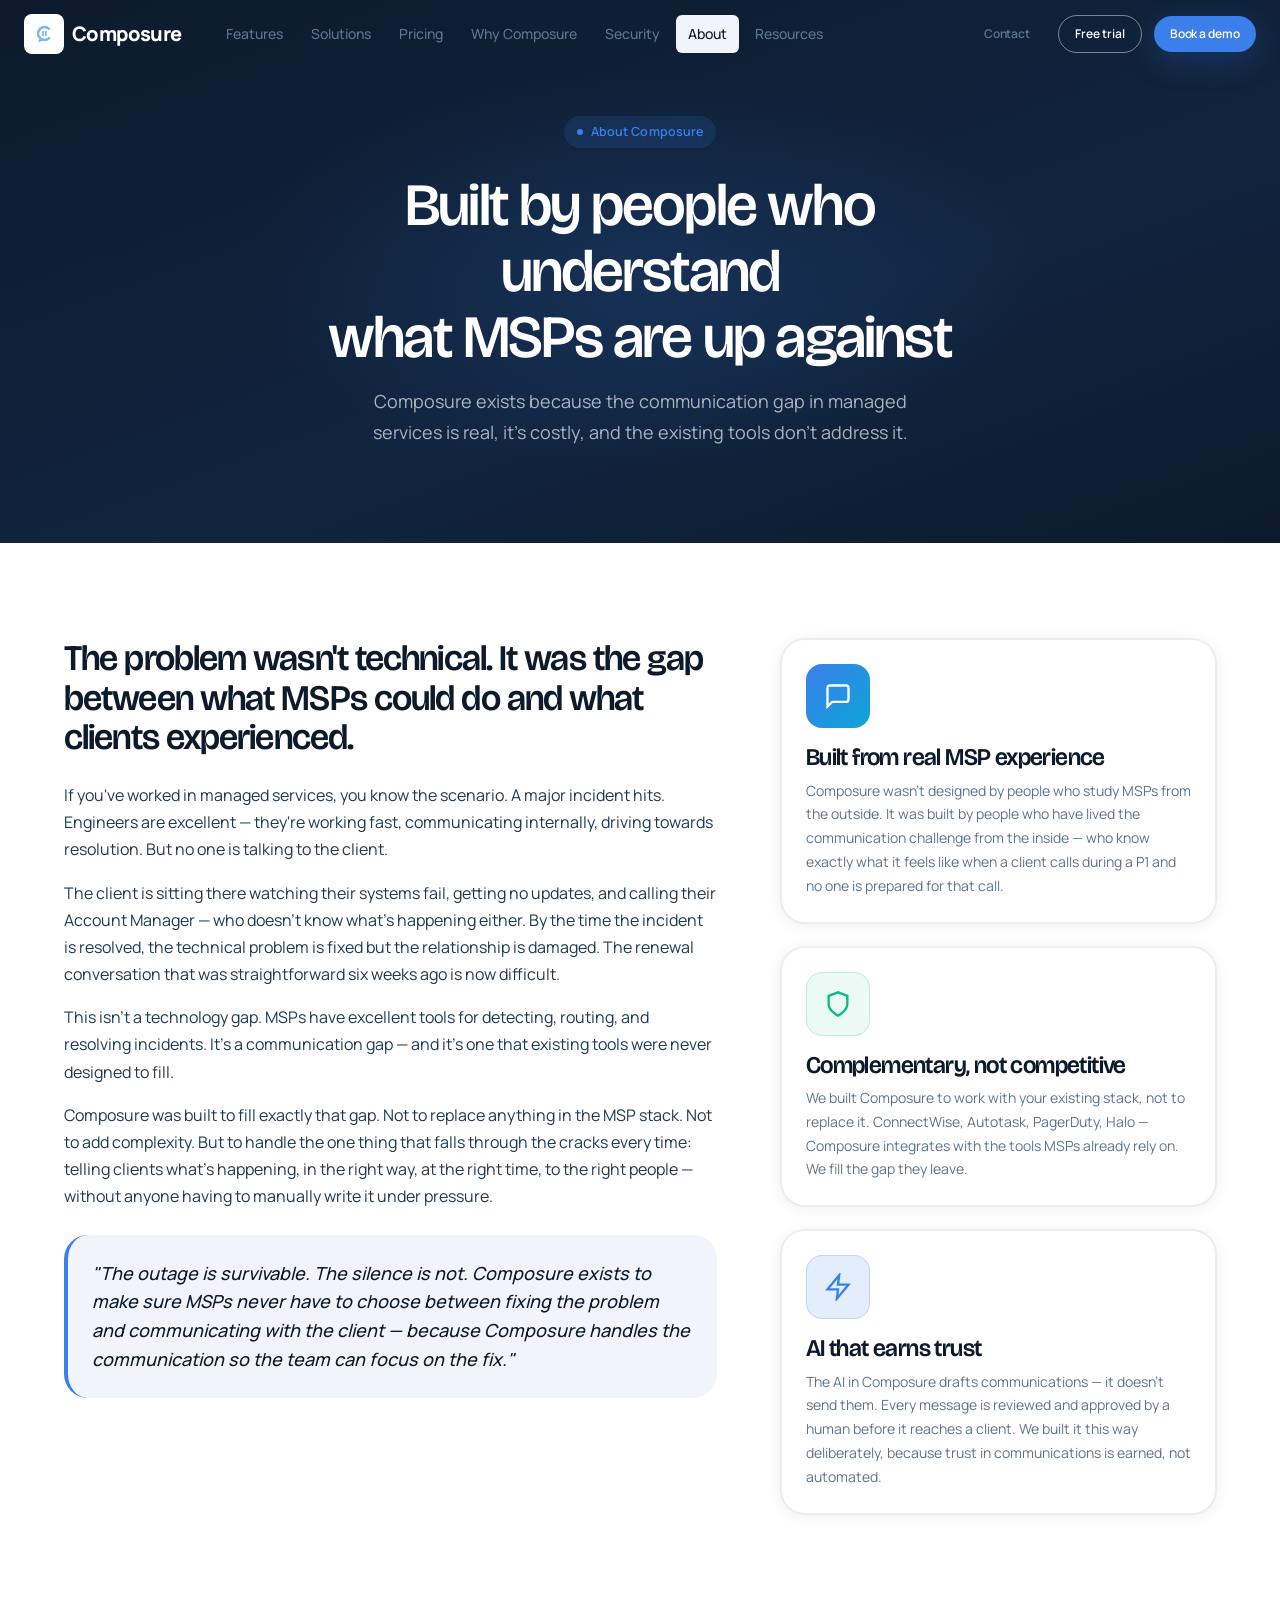
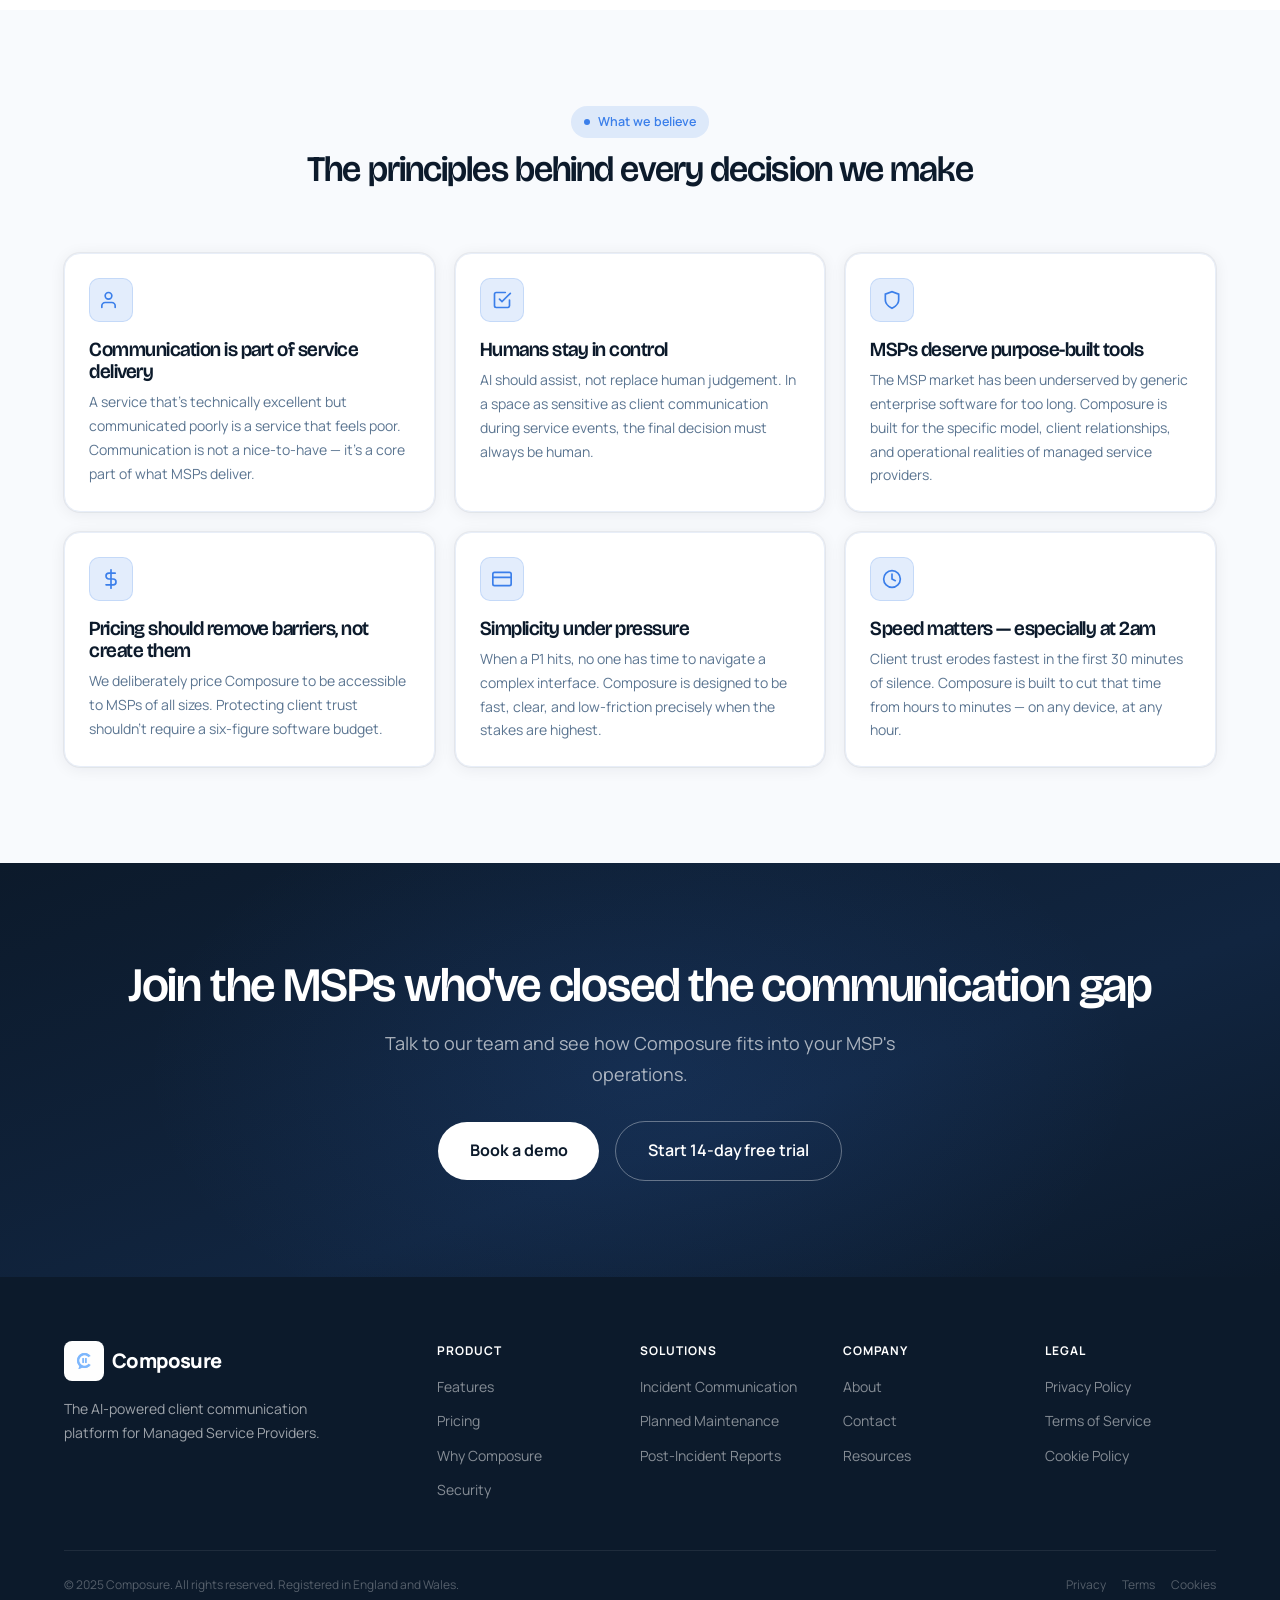
<file: about.html>
<!DOCTYPE html>
<html lang="en-GB">
<head>
  <meta charset="UTF-8">
  <meta name="viewport" content="width=device-width, initial-scale=1.0">
  <meta name="description" content="About Composure — built from real MSP experience by people who understand that client communication is where trust is won or lost.">
  <title>About — Composure</title>
  <link rel="stylesheet" href="css/styles.css">
  <link rel="preconnect" href="https://fonts.googleapis.com">
  <link rel="preconnect" href="https://fonts.gstatic.com" crossorigin>
</head>
<body>

<!-- NAV -->
<nav class="nav" data-dark-hero>
  <div class="nav-inner">
    <a href="index.html" class="nav-logo"><img src="images/logo.png" alt="Composure" class="nav-logo-img">Composure</a>
    <div class="nav-links">
      <a href="features.html" class="nav-link">Features</a>
      <a href="solutions.html" class="nav-link">Solutions</a>
      <a href="pricing.html" class="nav-link">Pricing</a>
      <a href="comparison.html" class="nav-link">Why Composure</a>
      <a href="security.html" class="nav-link">Security</a>
      <a href="about.html" class="nav-link active">About</a>
      <a href="resources.html" class="nav-link">Resources</a>
    </div>
    <div class="nav-actions">
      <a href="contact.html" class="btn btn-ghost btn-sm">Contact</a>
      <a href="start-trial.html" class="btn btn-secondary btn-sm">Free trial</a>
      <a href="contact.html" class="btn btn-primary btn-sm">Book a demo</a>
    </div>
    <button class="nav-mobile-toggle" aria-label="Open menu"><svg width="22" height="22" viewBox="0 0 24 24" fill="none" stroke="currentColor" stroke-width="2" stroke-linecap="round"><line x1="3" y1="6" x2="21" y2="6"/><line x1="3" y1="12" x2="21" y2="12"/><line x1="3" y1="18" x2="21" y2="18"/></svg></button>
  </div>
</nav>
<div class="mobile-nav-overlay"></div>
<div class="mobile-nav">
  <div class="mobile-nav-header"><a href="index.html" class="nav-logo" style="font-size:1.1rem;"><img src="images/logo.png" alt="Composure" class="nav-logo-img">Composure</a><button class="mobile-nav-close btn btn-ghost" style="padding:8px;"><svg width="20" height="20" viewBox="0 0 24 24" fill="none" stroke="currentColor" stroke-width="2" stroke-linecap="round"><line x1="18" y1="6" x2="6" y2="18"/><line x1="6" y1="6" x2="18" y2="18"/></svg></button></div>
  <div class="mobile-nav-links"><a href="features.html" class="mobile-nav-link">Features</a><a href="solutions.html" class="mobile-nav-link">Solutions</a><a href="pricing.html" class="mobile-nav-link">Pricing</a><a href="comparison.html" class="mobile-nav-link">Why Composure</a><a href="security.html" class="mobile-nav-link">Security</a><a href="about.html" class="mobile-nav-link">About</a><a href="contact.html" class="mobile-nav-link">Contact</a></div>
  <div class="mobile-nav-actions"><a href="contact.html" class="btn btn-primary" style="text-align:center;">Book a demo</a><a href="start-trial.html" class="btn btn-secondary" style="text-align:center;">Start free trial</a></div>
</div>

<!-- PAGE HERO -->
<section class="page-hero">
  <div class="container" style="position:relative;z-index:1;">
    <div class="eyebrow-tag" style="display:inline-flex;margin-bottom:var(--sp-3);">About Composure</div>
    <h1>Built by people who understand<br>what MSPs are up against</h1>
    <p>Composure exists because the communication gap in managed services is real, it's costly, and the existing tools don't address it.</p>
  </div>
</section>

<!-- FOUNDER STORY -->
<section class="section">
  <div class="container">
    <div class="about-grid fade-up">
      <div>
        <h2 style="margin-bottom:var(--sp-6);">The problem wasn't technical. It was the gap between what MSPs could do and what clients experienced.</h2>

        <p style="margin-bottom:var(--sp-4);">If you've worked in managed services, you know the scenario. A major incident hits. Engineers are excellent — they're working fast, communicating internally, driving towards resolution. But no one is talking to the client.</p>

        <p style="margin-bottom:var(--sp-4);">The client is sitting there watching their systems fail, getting no updates, and calling their Account Manager — who doesn't know what's happening either. By the time the incident is resolved, the technical problem is fixed but the relationship is damaged. The renewal conversation that was straightforward six weeks ago is now difficult.</p>

        <p style="margin-bottom:var(--sp-4);">This isn't a technology gap. MSPs have excellent tools for detecting, routing, and resolving incidents. It's a communication gap — and it's one that existing tools were never designed to fill.</p>

        <p style="margin-bottom:var(--sp-6);">Composure was built to fill exactly that gap. Not to replace anything in the MSP stack. Not to add complexity. But to handle the one thing that falls through the cracks every time: telling clients what's happening, in the right way, at the right time, to the right people — without anyone having to manually write it under pressure.</p>

        <div style="background:var(--surface);border-radius:var(--radius-xl);padding:var(--sp-6);border-left:4px solid var(--accent);">
          <p style="font-size:var(--text-lg);color:var(--navy);font-weight:500;line-height:1.6;font-style:italic;">"The outage is survivable. The silence is not. Composure exists to make sure MSPs never have to choose between fixing the problem and communicating with the client — because Composure handles the communication so the team can focus on the fix."</p>
        </div>
      </div>

      <div>
        <div class="card" style="margin-bottom:var(--sp-6);">
          <div style="width:64px;height:64px;background:var(--grad-accent);border-radius:var(--radius-lg);margin-bottom:var(--sp-4);display:flex;align-items:center;justify-content:center;">
            <svg width="28" height="28" viewBox="0 0 24 24" fill="none" stroke="white" stroke-width="2" stroke-linecap="round"><path d="M21 15a2 2 0 0 1-2 2H7l-4 4V5a2 2 0 0 1 2-2h14a2 2 0 0 1 2 2z"/></svg>
          </div>
          <h3 style="margin-bottom:var(--sp-2);">Built from real MSP experience</h3>
          <p style="font-size:var(--text-sm);color:var(--text-muted);">Composure wasn't designed by people who study MSPs from the outside. It was built by people who have lived the communication challenge from the inside — who know exactly what it feels like when a client calls during a P1 and no one is prepared for that call.</p>
        </div>

        <div class="card" style="margin-bottom:var(--sp-6);">
          <div style="width:64px;height:64px;background:var(--success-bg);border:1px solid rgba(16,185,129,0.2);border-radius:var(--radius-lg);margin-bottom:var(--sp-4);display:flex;align-items:center;justify-content:center;color:var(--success);">
            <svg width="28" height="28" viewBox="0 0 24 24" fill="none" stroke="currentColor" stroke-width="2" stroke-linecap="round"><path d="M12 22s8-4 8-10V5l-8-3-8 3v7c0 6 8 10 8 10z"/></svg>
          </div>
          <h3 style="margin-bottom:var(--sp-2);">Complementary, not competitive</h3>
          <p style="font-size:var(--text-sm);color:var(--text-muted);">We built Composure to work with your existing stack, not to replace it. ConnectWise, Autotask, PagerDuty, Halo — Composure integrates with the tools MSPs already rely on. We fill the gap they leave.</p>
        </div>

        <div class="card">
          <div style="width:64px;height:64px;background:var(--accent-glow);border:1px solid var(--accent-border, rgba(59,127,234,0.2));border-radius:var(--radius-lg);margin-bottom:var(--sp-4);display:flex;align-items:center;justify-content:center;color:var(--accent);">
            <svg width="28" height="28" viewBox="0 0 24 24" fill="none" stroke="currentColor" stroke-width="2" stroke-linecap="round"><polygon points="13 2 3 14 12 14 11 22 21 10 12 10 13 2"/></svg>
          </div>
          <h3 style="margin-bottom:var(--sp-2);">AI that earns trust</h3>
          <p style="font-size:var(--text-sm);color:var(--text-muted);">The AI in Composure drafts communications — it doesn't send them. Every message is reviewed and approved by a human before it reaches a client. We built it this way deliberately, because trust in communications is earned, not automated.</p>
        </div>
      </div>
    </div>
  </div>
</section>

<!-- VALUES -->
<section class="section section-alt" aria-label="Our values">
  <div class="container">
    <div class="section-header fade-up">
      <div class="eyebrow-tag">What we believe</div>
      <h2>The principles behind every decision we make</h2>
    </div>

    <div class="grid-3" style="gap:var(--sp-5);">
      <div class="feature-card fade-up stagger-1">
        <div class="feature-icon" style="margin-bottom:var(--sp-4);">
          <svg width="20" height="20" viewBox="0 0 24 24" fill="none" stroke="currentColor" stroke-width="2" stroke-linecap="round"><path d="M17 21v-2a4 4 0 0 0-4-4H5a4 4 0 0 0-4 4v2"/><circle cx="9" cy="7" r="4"/></svg>
        </div>
        <h4 style="margin-bottom:var(--sp-2);">Communication is part of service delivery</h4>
        <p style="font-size:var(--text-sm);color:var(--text-muted);">A service that's technically excellent but communicated poorly is a service that feels poor. Communication is not a nice-to-have — it's a core part of what MSPs deliver.</p>
      </div>

      <div class="feature-card fade-up stagger-2">
        <div class="feature-icon" style="margin-bottom:var(--sp-4);">
          <svg width="20" height="20" viewBox="0 0 24 24" fill="none" stroke="currentColor" stroke-width="2" stroke-linecap="round"><polyline points="9 11 12 14 22 4"/><path d="M21 12v7a2 2 0 0 1-2 2H5a2 2 0 0 1-2-2V5a2 2 0 0 1 2-2h11"/></svg>
        </div>
        <h4 style="margin-bottom:var(--sp-2);">Humans stay in control</h4>
        <p style="font-size:var(--text-sm);color:var(--text-muted);">AI should assist, not replace human judgement. In a space as sensitive as client communication during service events, the final decision must always be human.</p>
      </div>

      <div class="feature-card fade-up stagger-3">
        <div class="feature-icon" style="margin-bottom:var(--sp-4);">
          <svg width="20" height="20" viewBox="0 0 24 24" fill="none" stroke="currentColor" stroke-width="2" stroke-linecap="round"><path d="M12 22s8-4 8-10V5l-8-3-8 3v7c0 6 8 10 8 10z"/></svg>
        </div>
        <h4 style="margin-bottom:var(--sp-2);">MSPs deserve purpose-built tools</h4>
        <p style="font-size:var(--text-sm);color:var(--text-muted);">The MSP market has been underserved by generic enterprise software for too long. Composure is built for the specific model, client relationships, and operational realities of managed service providers.</p>
      </div>

      <div class="feature-card fade-up stagger-1">
        <div class="feature-icon" style="margin-bottom:var(--sp-4);">
          <svg width="20" height="20" viewBox="0 0 24 24" fill="none" stroke="currentColor" stroke-width="2" stroke-linecap="round"><line x1="12" y1="1" x2="12" y2="23"/><path d="M17 5H9.5a3.5 3.5 0 0 0 0 7h5a3.5 3.5 0 0 1 0 7H6"/></svg>
        </div>
        <h4 style="margin-bottom:var(--sp-2);">Pricing should remove barriers, not create them</h4>
        <p style="font-size:var(--text-sm);color:var(--text-muted);">We deliberately price Composure to be accessible to MSPs of all sizes. Protecting client trust shouldn't require a six-figure software budget.</p>
      </div>

      <div class="feature-card fade-up stagger-2">
        <div class="feature-icon" style="margin-bottom:var(--sp-4);">
          <svg width="20" height="20" viewBox="0 0 24 24" fill="none" stroke="currentColor" stroke-width="2" stroke-linecap="round"><rect x="1" y="4" width="22" height="16" rx="2" ry="2"/><line x1="1" y1="10" x2="23" y2="10"/></svg>
        </div>
        <h4 style="margin-bottom:var(--sp-2);">Simplicity under pressure</h4>
        <p style="font-size:var(--text-sm);color:var(--text-muted);">When a P1 hits, no one has time to navigate a complex interface. Composure is designed to be fast, clear, and low-friction precisely when the stakes are highest.</p>
      </div>

      <div class="feature-card fade-up stagger-3">
        <div class="feature-icon" style="margin-bottom:var(--sp-4);">
          <svg width="20" height="20" viewBox="0 0 24 24" fill="none" stroke="currentColor" stroke-width="2" stroke-linecap="round"><circle cx="12" cy="12" r="10"/><polyline points="12 6 12 12 16 14"/></svg>
        </div>
        <h4 style="margin-bottom:var(--sp-2);">Speed matters — especially at 2am</h4>
        <p style="font-size:var(--text-sm);color:var(--text-muted);">Client trust erodes fastest in the first 30 minutes of silence. Composure is built to cut that time from hours to minutes — on any device, at any hour.</p>
      </div>
    </div>
  </div>
</section>

<!-- CTA BANNER -->
<section class="cta-banner">
  <div class="container" style="position:relative;z-index:1;">
    <h2 class="fade-up">Join the MSPs who've closed the communication gap</h2>
    <p class="fade-up stagger-1">Talk to our team and see how Composure fits into your MSP's operations.</p>
    <div class="cta-banner-actions fade-up stagger-2">
      <a href="contact.html" class="btn btn-white btn-lg">Book a demo</a>
      <a href="start-trial.html" class="btn btn-outline-white btn-lg">Start 14-day free trial</a>
    </div>
  </div>
</section>

<!-- FOOTER -->
<footer class="footer">
  <div class="container">
    <div class="footer-grid">
      <div class="footer-brand"><div class="footer-logo"><img src="images/logo.png" alt="Composure" class="nav-logo-img">Composure</div><p>The AI-powered client communication platform for Managed Service Providers.</p></div>
      <div><div class="footer-col-title">Product</div><div class="footer-links"><a href="features.html" class="footer-link">Features</a><a href="pricing.html" class="footer-link">Pricing</a><a href="comparison.html" class="footer-link">Why Composure</a><a href="security.html" class="footer-link">Security</a></div></div>
      <div><div class="footer-col-title">Solutions</div><div class="footer-links"><a href="solutions.html" class="footer-link">Incident Communication</a><a href="solutions.html" class="footer-link">Planned Maintenance</a><a href="solutions.html" class="footer-link">Post-Incident Reports</a></div></div>
      <div><div class="footer-col-title">Company</div><div class="footer-links"><a href="about.html" class="footer-link">About</a><a href="contact.html" class="footer-link">Contact</a><a href="resources.html" class="footer-link">Resources</a></div></div>
      <div><div class="footer-col-title">Legal</div><div class="footer-links"><a href="#" class="footer-link">Privacy Policy</a><a href="#" class="footer-link">Terms of Service</a><a href="#" class="footer-link">Cookie Policy</a></div></div>
    </div>
    <div class="footer-bottom"><div class="footer-bottom-left">&copy; 2025 Composure. All rights reserved. Registered in England and Wales.</div><div class="footer-bottom-links"><a href="#" class="footer-bottom-link">Privacy</a><a href="#" class="footer-bottom-link">Terms</a><a href="#" class="footer-bottom-link">Cookies</a></div></div>
  </div>
</footer>

<script src="js/main.js"></script>
</body>
</html>
</file>
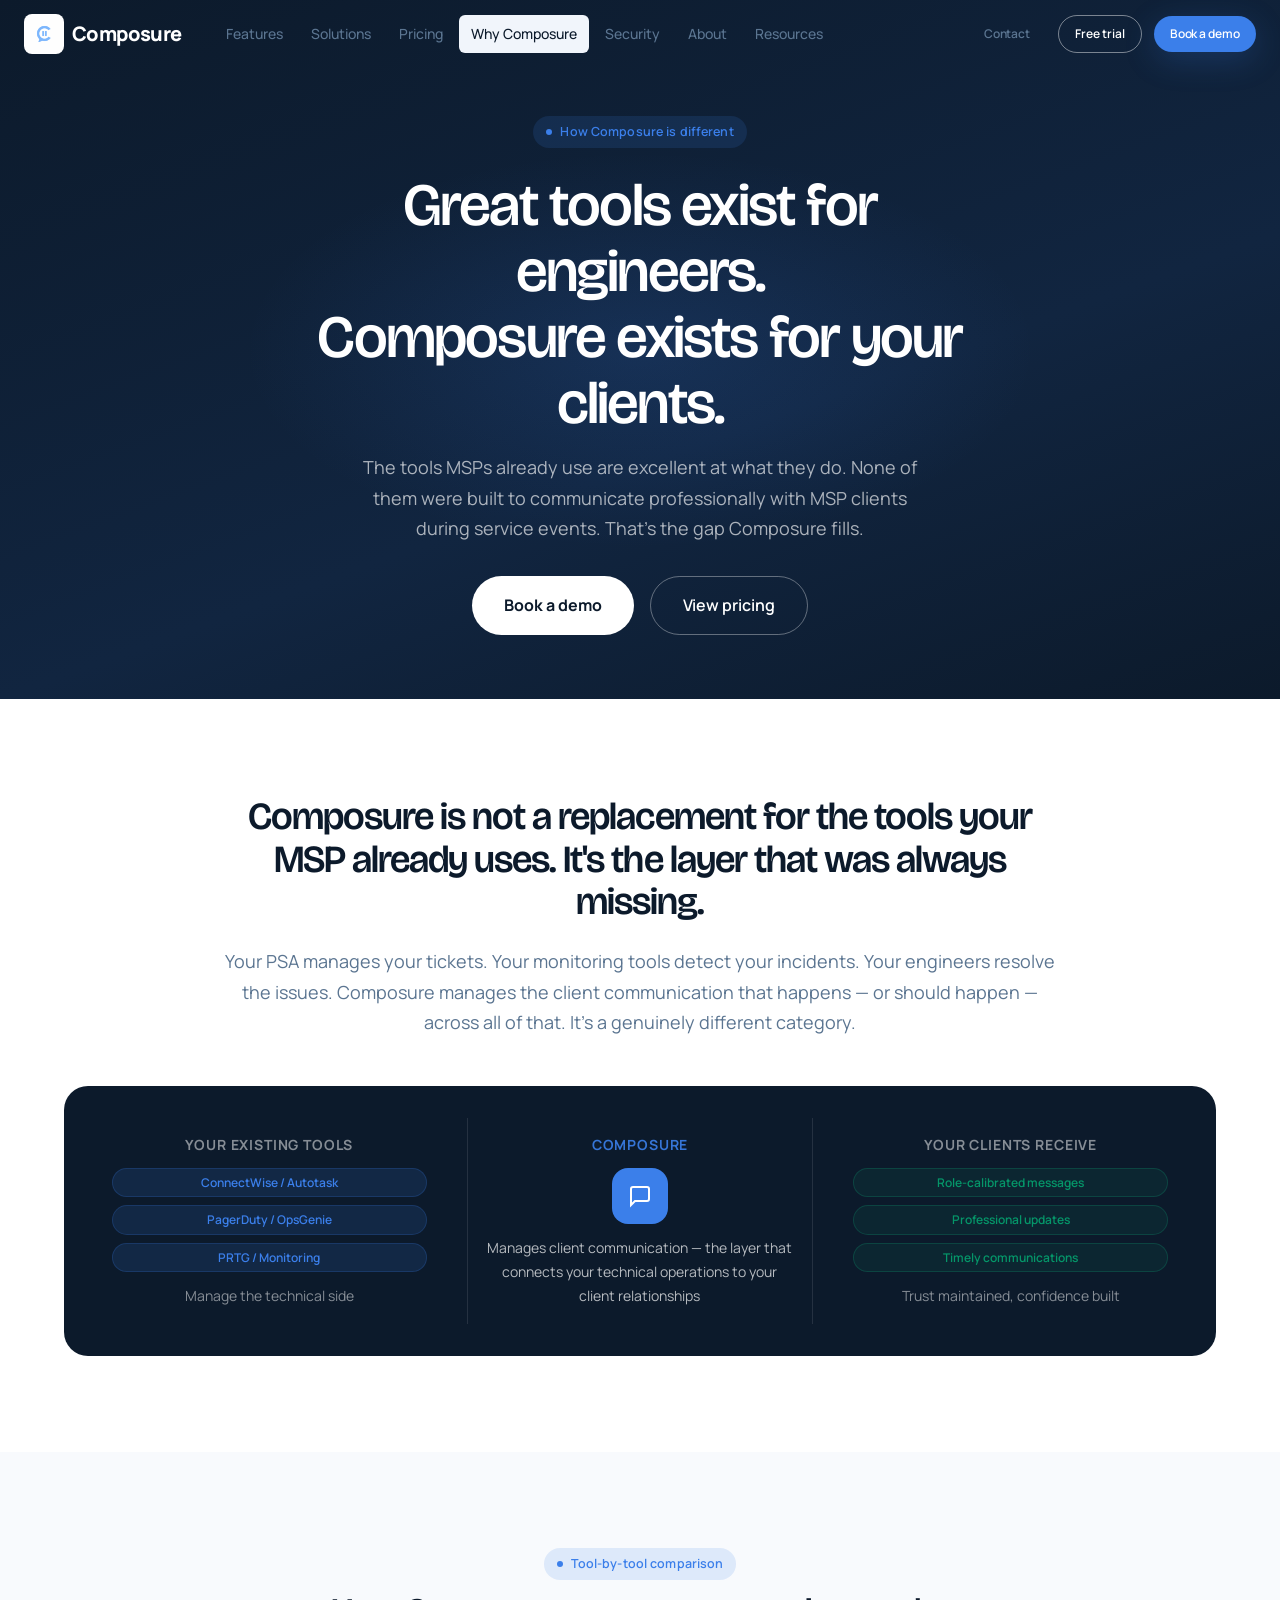
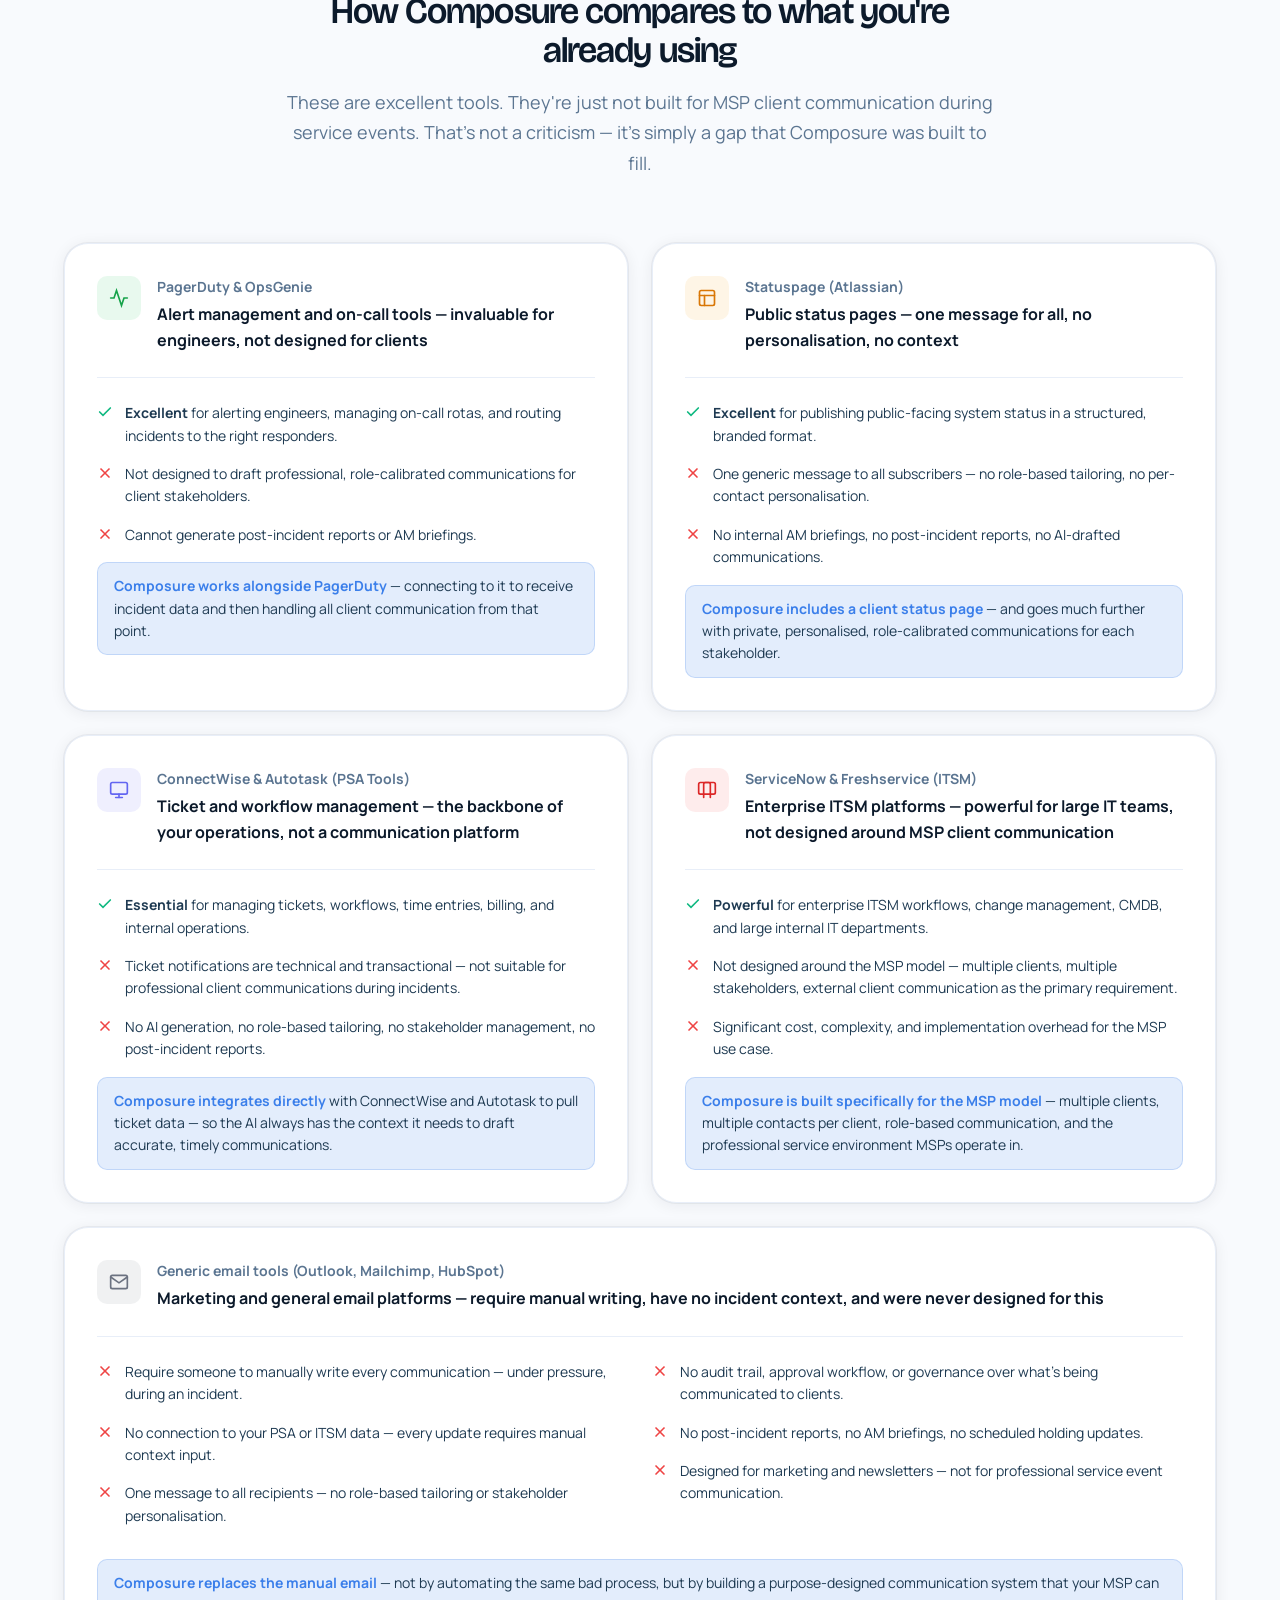
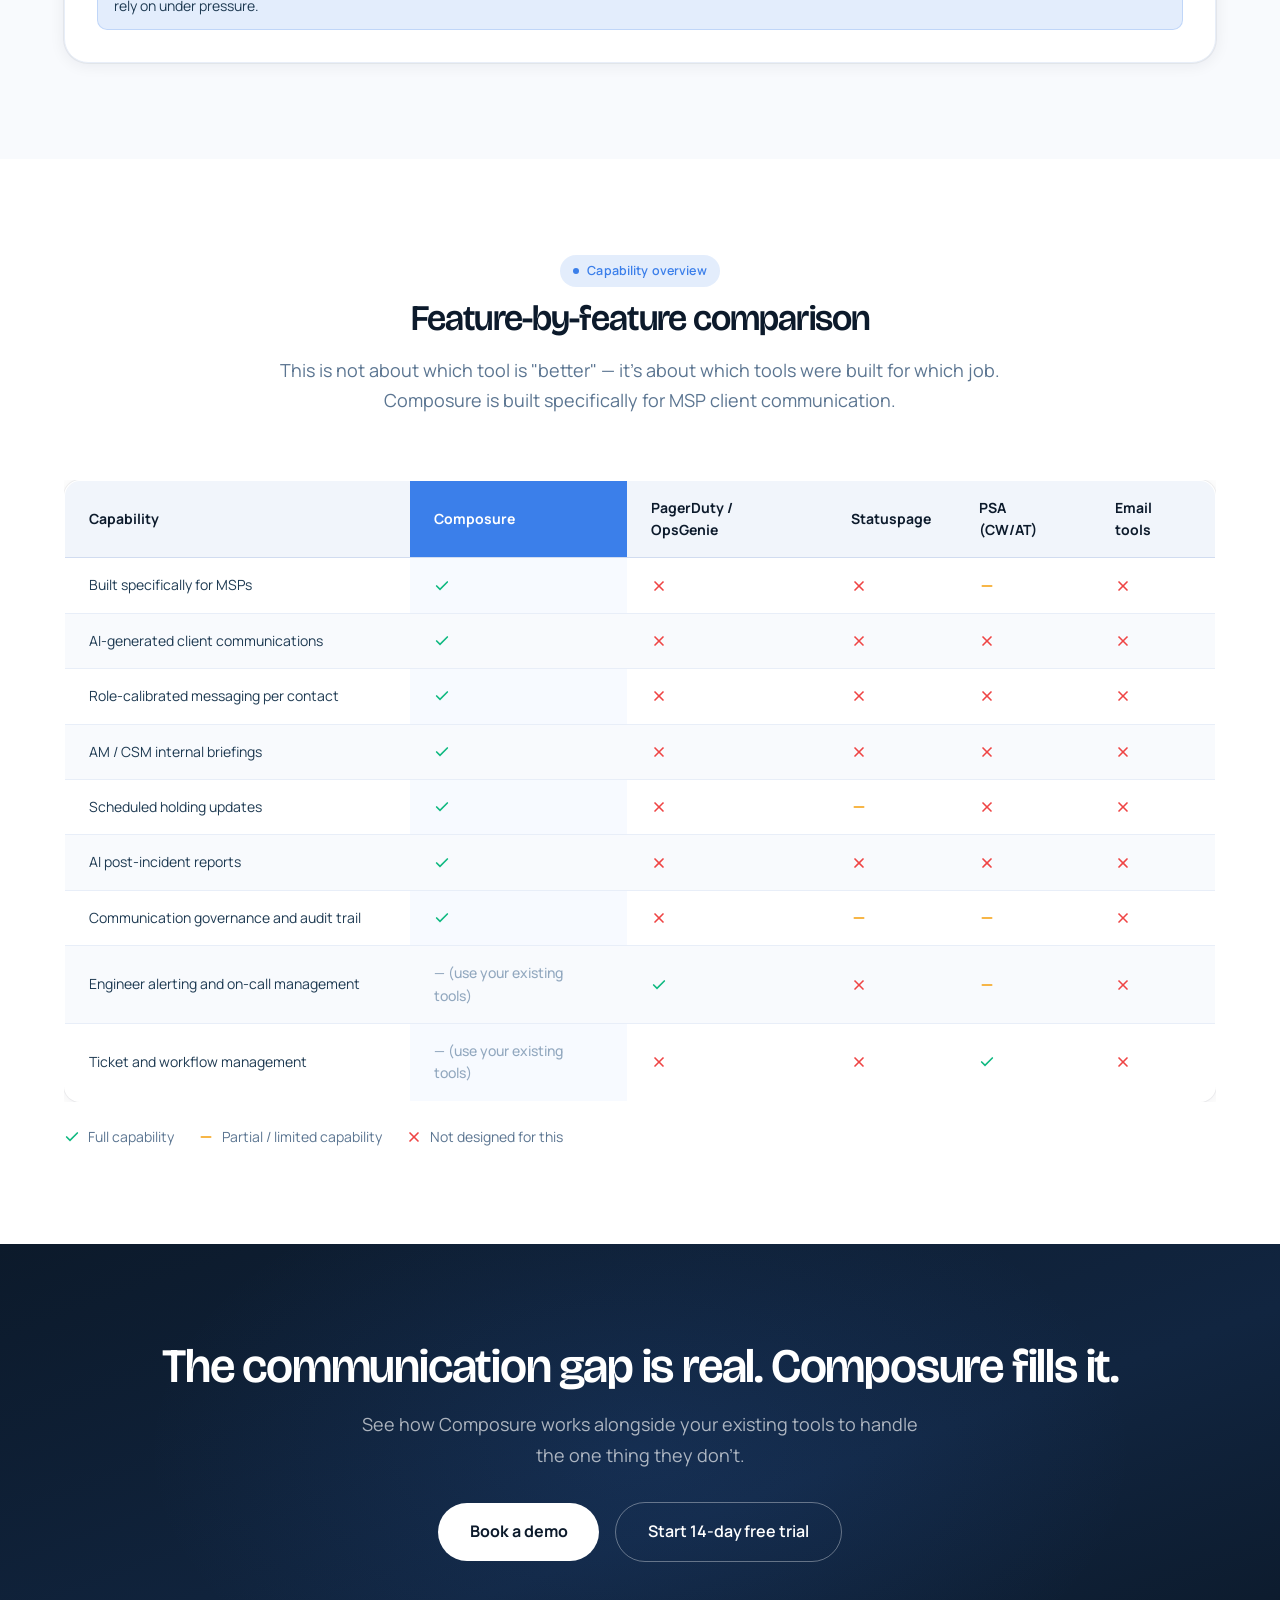
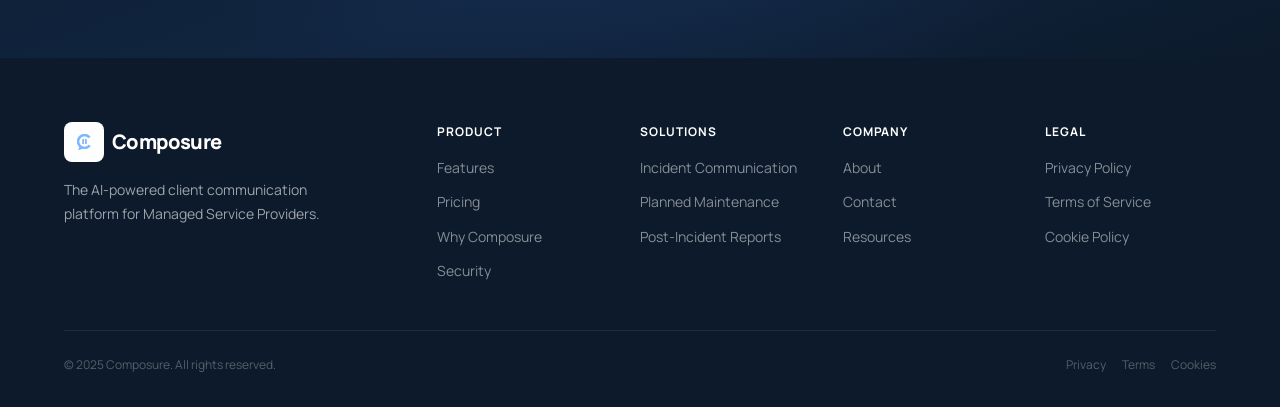
<file: comparison.html>
<!DOCTYPE html>
<html lang="en-GB">
<head>
  <meta charset="UTF-8">
  <meta name="viewport" content="width=device-width, initial-scale=1.0">
  <meta name="description" content="How Composure compares to PagerDuty, Statuspage, ConnectWise, ServiceNow, and generic email tools — and why none of them were built for MSP client communication.">
  <title>Why Composure — Composure</title>
  <link rel="stylesheet" href="css/styles.css">
  <link rel="preconnect" href="https://fonts.googleapis.com">
  <link rel="preconnect" href="https://fonts.gstatic.com" crossorigin>
  <style>
    .vs-grid {
      display: grid;
      grid-template-columns: repeat(2, 1fr);
      gap: var(--sp-6);
    }
    .vs-card {
      background: var(--white);
      border: 1px solid var(--border-light);
      border-radius: var(--radius-xl);
      padding: var(--sp-8);
      box-shadow: var(--shadow-card);
    }
    .vs-card-header {
      display: flex;
      align-items: flex-start;
      gap: var(--sp-4);
      margin-bottom: var(--sp-6);
      padding-bottom: var(--sp-6);
      border-bottom: 1px solid var(--border-light);
    }
    .vs-tool-name {
      font-size: var(--text-sm);
      font-weight: 700;
      color: var(--text-muted);
      margin-bottom: var(--sp-1);
    }
    .vs-verdict {
      font-size: var(--text-base);
      font-weight: 700;
      color: var(--navy);
    }
    .vs-point {
      display: flex;
      gap: var(--sp-3);
      align-items: flex-start;
      margin-bottom: var(--sp-4);
      font-size: var(--text-sm);
    }
    .vs-tick { color: var(--success); flex-shrink: 0; margin-top: 2px; }
    .vs-cross { color: var(--danger); flex-shrink: 0; margin-top: 2px; }
    .big-comparison { overflow-x: auto; }
    .big-comparison-table { min-width: 760px; }
    @media (max-width: 768px) { .vs-grid { grid-template-columns: 1fr; } }
  </style>
</head>
<body>

<!-- NAV -->
<nav class="nav" data-dark-hero>
  <div class="nav-inner">
    <a href="index.html" class="nav-logo"><img src="images/logo.png" alt="Composure" class="nav-logo-img">Composure</a>
    <div class="nav-links">
      <a href="features.html" class="nav-link">Features</a>
      <a href="solutions.html" class="nav-link">Solutions</a>
      <a href="pricing.html" class="nav-link">Pricing</a>
      <a href="comparison.html" class="nav-link active">Why Composure</a>
      <a href="security.html" class="nav-link">Security</a>
      <a href="about.html" class="nav-link">About</a>
      <a href="resources.html" class="nav-link">Resources</a>
    </div>
    <div class="nav-actions">
      <a href="contact.html" class="btn btn-ghost btn-sm">Contact</a>
      <a href="start-trial.html" class="btn btn-secondary btn-sm">Free trial</a>
      <a href="contact.html" class="btn btn-primary btn-sm">Book a demo</a>
    </div>
    <button class="nav-mobile-toggle" aria-label="Open menu"><svg width="22" height="22" viewBox="0 0 24 24" fill="none" stroke="currentColor" stroke-width="2" stroke-linecap="round"><line x1="3" y1="6" x2="21" y2="6"/><line x1="3" y1="12" x2="21" y2="12"/><line x1="3" y1="18" x2="21" y2="18"/></svg></button>
  </div>
</nav>
<div class="mobile-nav-overlay"></div>
<div class="mobile-nav">
  <div class="mobile-nav-header"><a href="index.html" class="nav-logo" style="font-size:1.1rem;"><img src="images/logo.png" alt="Composure" class="nav-logo-img">Composure</a><button class="mobile-nav-close btn btn-ghost" style="padding:8px;"><svg width="20" height="20" viewBox="0 0 24 24" fill="none" stroke="currentColor" stroke-width="2" stroke-linecap="round"><line x1="18" y1="6" x2="6" y2="18"/><line x1="6" y1="6" x2="18" y2="18"/></svg></button></div>
  <div class="mobile-nav-links"><a href="features.html" class="mobile-nav-link">Features</a><a href="solutions.html" class="mobile-nav-link">Solutions</a><a href="pricing.html" class="mobile-nav-link">Pricing</a><a href="comparison.html" class="mobile-nav-link">Why Composure</a><a href="security.html" class="mobile-nav-link">Security</a><a href="about.html" class="mobile-nav-link">About</a><a href="contact.html" class="mobile-nav-link">Contact</a></div>
  <div class="mobile-nav-actions"><a href="contact.html" class="btn btn-primary" style="text-align:center;">Book a demo</a><a href="start-trial.html" class="btn btn-secondary" style="text-align:center;">Start free trial</a></div>
</div>

<!-- PAGE HERO -->
<section class="page-hero">
  <div class="container" style="position:relative;z-index:1;">
    <div class="eyebrow-tag" style="display:inline-flex;margin-bottom:var(--sp-3);">How Composure is different</div>
    <h1>Great tools exist for engineers.<br>Composure exists for your clients.</h1>
    <p>The tools MSPs already use are excellent at what they do. None of them were built to communicate professionally with MSP clients during service events. That's the gap Composure fills.</p>
    <div style="display:flex;gap:var(--sp-4);justify-content:center;flex-wrap:wrap;">
      <a href="contact.html" class="btn btn-white btn-lg">Book a demo</a>
      <a href="pricing.html" class="btn btn-outline-white btn-lg">View pricing</a>
    </div>
  </div>
</section>

<!-- POSITIONING STATEMENT -->
<section class="section">
  <div class="container">
    <div style="max-width:840px;margin:0 auto;text-align:center;" class="fade-up">
      <h2 style="font-size:clamp(1.5rem,3vw,2.5rem);margin-bottom:var(--sp-6);">Composure is not a replacement for the tools your MSP already uses. It's the layer that was always missing.</h2>
      <p style="font-size:var(--text-lg);color:var(--text-muted);line-height:1.7;">Your PSA manages your tickets. Your monitoring tools detect your incidents. Your engineers resolve the issues. Composure manages the client communication that happens — or should happen — across all of that. It's a genuinely different category.</p>
    </div>

    <div style="margin-top:var(--sp-12);background:var(--navy);border-radius:var(--radius-xl);padding:var(--sp-8);display:grid;grid-template-columns:1fr 1fr 1fr;gap:var(--sp-6);" class="fade-up">
      <div style="text-align:center;padding:var(--sp-4);">
        <div style="font-size:var(--text-sm);font-weight:700;color:rgba(255,255,255,0.5);margin-bottom:var(--sp-3);text-transform:uppercase;letter-spacing:0.06em;">Your existing tools</div>
        <div style="display:flex;flex-direction:column;gap:var(--sp-2);">
          <span class="badge badge-blue" style="justify-content:center;">ConnectWise / Autotask</span>
          <span class="badge badge-blue" style="justify-content:center;">PagerDuty / OpsGenie</span>
          <span class="badge badge-blue" style="justify-content:center;">PRTG / Monitoring</span>
        </div>
        <p style="font-size:var(--text-sm);color:rgba(255,255,255,0.5);margin-top:var(--sp-3);">Manage the technical side</p>
      </div>
      <div style="text-align:center;padding:var(--sp-4);border-left:1px solid rgba(255,255,255,0.1);border-right:1px solid rgba(255,255,255,0.1);">
        <div style="font-size:var(--text-sm);font-weight:700;color:rgba(59,127,234,0.9);margin-bottom:var(--sp-3);text-transform:uppercase;letter-spacing:0.06em;">Composure</div>
        <div style="width:56px;height:56px;background:var(--accent);border-radius:var(--radius-lg);margin:0 auto var(--sp-3);display:flex;align-items:center;justify-content:center;">
          <svg width="24" height="24" viewBox="0 0 24 24" fill="none" stroke="white" stroke-width="2" stroke-linecap="round"><path d="M21 15a2 2 0 0 1-2 2H7l-4 4V5a2 2 0 0 1 2-2h14a2 2 0 0 1 2 2z"/></svg>
        </div>
        <p style="font-size:var(--text-sm);color:rgba(255,255,255,0.7);">Manages client communication — the layer that connects your technical operations to your client relationships</p>
      </div>
      <div style="text-align:center;padding:var(--sp-4);">
        <div style="font-size:var(--text-sm);font-weight:700;color:rgba(255,255,255,0.5);margin-bottom:var(--sp-3);text-transform:uppercase;letter-spacing:0.06em;">Your clients receive</div>
        <div style="display:flex;flex-direction:column;gap:var(--sp-2);">
          <span class="badge badge-green" style="justify-content:center;">Role-calibrated messages</span>
          <span class="badge badge-green" style="justify-content:center;">Professional updates</span>
          <span class="badge badge-green" style="justify-content:center;">Timely communications</span>
        </div>
        <p style="font-size:var(--text-sm);color:rgba(255,255,255,0.5);margin-top:var(--sp-3);">Trust maintained, confidence built</p>
      </div>
    </div>
  </div>
</section>

<!-- TOOL-BY-TOOL COMPARISON -->
<section class="section section-alt" aria-label="Tool comparisons">
  <div class="container">
    <div class="section-header fade-up">
      <div class="eyebrow-tag">Tool-by-tool comparison</div>
      <h2>How Composure compares to what you're already using</h2>
      <p>These are excellent tools. They're just not built for MSP client communication during service events. That's not a criticism — it's simply a gap that Composure was built to fill.</p>
    </div>

    <div class="vs-grid fade-up">
      <!-- PagerDuty -->
      <div class="vs-card">
        <div class="vs-card-header">
          <div style="width:44px;height:44px;background:rgba(34,197,94,0.1);border-radius:var(--radius);display:flex;align-items:center;justify-content:center;flex-shrink:0;">
            <svg width="20" height="20" viewBox="0 0 24 24" fill="none" stroke="#16A34A" stroke-width="2" stroke-linecap="round"><path d="M22 12h-4l-3 9L9 3l-3 9H2"/></svg>
          </div>
          <div>
            <div class="vs-tool-name">PagerDuty &amp; OpsGenie</div>
            <div class="vs-verdict">Alert management and on-call tools — invaluable for engineers, not designed for clients</div>
          </div>
        </div>
        <div class="vs-point"><svg class="vs-tick" width="16" height="16" viewBox="0 0 24 24" fill="none" stroke="currentColor" stroke-width="2.5" stroke-linecap="round"><polyline points="20 6 9 17 4 12"/></svg><span><strong>Excellent</strong> for alerting engineers, managing on-call rotas, and routing incidents to the right responders.</span></div>
        <div class="vs-point"><svg class="vs-cross" width="16" height="16" viewBox="0 0 24 24" fill="none" stroke="currentColor" stroke-width="2.5" stroke-linecap="round"><line x1="18" y1="6" x2="6" y2="18"/><line x1="6" y1="6" x2="18" y2="18"/></svg><span>Not designed to draft professional, role-calibrated communications for client stakeholders.</span></div>
        <div class="vs-point"><svg class="vs-cross" width="16" height="16" viewBox="0 0 24 24" fill="none" stroke="currentColor" stroke-width="2.5" stroke-linecap="round"><line x1="18" y1="6" x2="6" y2="18"/><line x1="6" y1="6" x2="18" y2="18"/></svg><span>Cannot generate post-incident reports or AM briefings.</span></div>
        <div style="margin-top:var(--sp-4);padding:var(--sp-3) var(--sp-4);background:var(--accent-glow);border-radius:var(--radius);border:1px solid var(--accent-border, rgba(59,127,234,0.2));font-size:var(--text-sm);"><strong style="color:var(--accent);">Composure works alongside PagerDuty</strong> — connecting to it to receive incident data and then handling all client communication from that point.</div>
      </div>

      <!-- Statuspage -->
      <div class="vs-card">
        <div class="vs-card-header">
          <div style="width:44px;height:44px;background:rgba(245,158,11,0.1);border-radius:var(--radius);display:flex;align-items:center;justify-content:center;flex-shrink:0;">
            <svg width="20" height="20" viewBox="0 0 24 24" fill="none" stroke="#D97706" stroke-width="2" stroke-linecap="round"><rect x="3" y="3" width="18" height="18" rx="2" ry="2"/><line x1="3" y1="9" x2="21" y2="9"/><line x1="9" y1="21" x2="9" y2="9"/></svg>
          </div>
          <div>
            <div class="vs-tool-name">Statuspage (Atlassian)</div>
            <div class="vs-verdict">Public status pages — one message for all, no personalisation, no context</div>
          </div>
        </div>
        <div class="vs-point"><svg class="vs-tick" width="16" height="16" viewBox="0 0 24 24" fill="none" stroke="currentColor" stroke-width="2.5" stroke-linecap="round"><polyline points="20 6 9 17 4 12"/></svg><span><strong>Excellent</strong> for publishing public-facing system status in a structured, branded format.</span></div>
        <div class="vs-point"><svg class="vs-cross" width="16" height="16" viewBox="0 0 24 24" fill="none" stroke="currentColor" stroke-width="2.5" stroke-linecap="round"><line x1="18" y1="6" x2="6" y2="18"/><line x1="6" y1="6" x2="18" y2="18"/></svg><span>One generic message to all subscribers — no role-based tailoring, no per-contact personalisation.</span></div>
        <div class="vs-point"><svg class="vs-cross" width="16" height="16" viewBox="0 0 24 24" fill="none" stroke="currentColor" stroke-width="2.5" stroke-linecap="round"><line x1="18" y1="6" x2="6" y2="18"/><line x1="6" y1="6" x2="18" y2="18"/></svg><span>No internal AM briefings, no post-incident reports, no AI-drafted communications.</span></div>
        <div style="margin-top:var(--sp-4);padding:var(--sp-3) var(--sp-4);background:var(--accent-glow);border-radius:var(--radius);border:1px solid var(--accent-border, rgba(59,127,234,0.2));font-size:var(--text-sm);"><strong style="color:var(--accent);">Composure includes a client status page</strong> — and goes much further with private, personalised, role-calibrated communications for each stakeholder.</div>
      </div>

      <!-- ConnectWise / Autotask -->
      <div class="vs-card">
        <div class="vs-card-header">
          <div style="width:44px;height:44px;background:rgba(99,102,241,0.1);border-radius:var(--radius);display:flex;align-items:center;justify-content:center;flex-shrink:0;">
            <svg width="20" height="20" viewBox="0 0 24 24" fill="none" stroke="#6366F1" stroke-width="2" stroke-linecap="round"><rect x="2" y="3" width="20" height="14" rx="2" ry="2"/><line x1="8" y1="21" x2="16" y2="21"/><line x1="12" y1="17" x2="12" y2="21"/></svg>
          </div>
          <div>
            <div class="vs-tool-name">ConnectWise &amp; Autotask (PSA Tools)</div>
            <div class="vs-verdict">Ticket and workflow management — the backbone of your operations, not a communication platform</div>
          </div>
        </div>
        <div class="vs-point"><svg class="vs-tick" width="16" height="16" viewBox="0 0 24 24" fill="none" stroke="currentColor" stroke-width="2.5" stroke-linecap="round"><polyline points="20 6 9 17 4 12"/></svg><span><strong>Essential</strong> for managing tickets, workflows, time entries, billing, and internal operations.</span></div>
        <div class="vs-point"><svg class="vs-cross" width="16" height="16" viewBox="0 0 24 24" fill="none" stroke="currentColor" stroke-width="2.5" stroke-linecap="round"><line x1="18" y1="6" x2="6" y2="18"/><line x1="6" y1="6" x2="18" y2="18"/></svg><span>Ticket notifications are technical and transactional — not suitable for professional client communications during incidents.</span></div>
        <div class="vs-point"><svg class="vs-cross" width="16" height="16" viewBox="0 0 24 24" fill="none" stroke="currentColor" stroke-width="2.5" stroke-linecap="round"><line x1="18" y1="6" x2="6" y2="18"/><line x1="6" y1="6" x2="18" y2="18"/></svg><span>No AI generation, no role-based tailoring, no stakeholder management, no post-incident reports.</span></div>
        <div style="margin-top:var(--sp-4);padding:var(--sp-3) var(--sp-4);background:var(--accent-glow);border-radius:var(--radius);border:1px solid var(--accent-border, rgba(59,127,234,0.2));font-size:var(--text-sm);"><strong style="color:var(--accent);">Composure integrates directly</strong> with ConnectWise and Autotask to pull ticket data — so the AI always has the context it needs to draft accurate, timely communications.</div>
      </div>

      <!-- ServiceNow / Freshservice -->
      <div class="vs-card">
        <div class="vs-card-header">
          <div style="width:44px;height:44px;background:rgba(239,68,68,0.1);border-radius:var(--radius);display:flex;align-items:center;justify-content:center;flex-shrink:0;">
            <svg width="20" height="20" viewBox="0 0 24 24" fill="none" stroke="#DC2626" stroke-width="2" stroke-linecap="round"><rect x="2" y="3" width="20" height="14" rx="2" ry="2"/><path d="M16 21V5a2 2 0 0 0-2-2h-4a2 2 0 0 0-2 2v16"/></svg>
          </div>
          <div>
            <div class="vs-tool-name">ServiceNow &amp; Freshservice (ITSM)</div>
            <div class="vs-verdict">Enterprise ITSM platforms — powerful for large IT teams, not designed around MSP client communication</div>
          </div>
        </div>
        <div class="vs-point"><svg class="vs-tick" width="16" height="16" viewBox="0 0 24 24" fill="none" stroke="currentColor" stroke-width="2.5" stroke-linecap="round"><polyline points="20 6 9 17 4 12"/></svg><span><strong>Powerful</strong> for enterprise ITSM workflows, change management, CMDB, and large internal IT departments.</span></div>
        <div class="vs-point"><svg class="vs-cross" width="16" height="16" viewBox="0 0 24 24" fill="none" stroke="currentColor" stroke-width="2.5" stroke-linecap="round"><line x1="18" y1="6" x2="6" y2="18"/><line x1="6" y1="6" x2="18" y2="18"/></svg><span>Not designed around the MSP model — multiple clients, multiple stakeholders, external client communication as the primary requirement.</span></div>
        <div class="vs-point"><svg class="vs-cross" width="16" height="16" viewBox="0 0 24 24" fill="none" stroke="currentColor" stroke-width="2.5" stroke-linecap="round"><line x1="18" y1="6" x2="6" y2="18"/><line x1="6" y1="6" x2="18" y2="18"/></svg><span>Significant cost, complexity, and implementation overhead for the MSP use case.</span></div>
        <div style="margin-top:var(--sp-4);padding:var(--sp-3) var(--sp-4);background:var(--accent-glow);border-radius:var(--radius);border:1px solid var(--accent-border, rgba(59,127,234,0.2));font-size:var(--text-sm);"><strong style="color:var(--accent);">Composure is built specifically for the MSP model</strong> — multiple clients, multiple contacts per client, role-based communication, and the professional service environment MSPs operate in.</div>
      </div>

      <!-- Email tools -->
      <div class="vs-card" style="grid-column:1/-1;">
        <div class="vs-card-header">
          <div style="width:44px;height:44px;background:rgba(107,114,128,0.1);border-radius:var(--radius);display:flex;align-items:center;justify-content:center;flex-shrink:0;">
            <svg width="20" height="20" viewBox="0 0 24 24" fill="none" stroke="#6B7280" stroke-width="2" stroke-linecap="round"><path d="M4 4h16c1.1 0 2 .9 2 2v12c0 1.1-.9 2-2 2H4c-1.1 0-2-.9-2-2V6c0-1.1.9-2 2-2z"/><polyline points="22,6 12,13 2,6"/></svg>
          </div>
          <div>
            <div class="vs-tool-name">Generic email tools (Outlook, Mailchimp, HubSpot)</div>
            <div class="vs-verdict">Marketing and general email platforms — require manual writing, have no incident context, and were never designed for this</div>
          </div>
        </div>
        <div style="display:grid;grid-template-columns:1fr 1fr;gap:var(--sp-6);">
          <div>
            <div class="vs-point"><svg class="vs-cross" width="16" height="16" viewBox="0 0 24 24" fill="none" stroke="currentColor" stroke-width="2.5" stroke-linecap="round"><line x1="18" y1="6" x2="6" y2="18"/><line x1="6" y1="6" x2="18" y2="18"/></svg><span>Require someone to manually write every communication — under pressure, during an incident.</span></div>
            <div class="vs-point"><svg class="vs-cross" width="16" height="16" viewBox="0 0 24 24" fill="none" stroke="currentColor" stroke-width="2.5" stroke-linecap="round"><line x1="18" y1="6" x2="6" y2="18"/><line x1="6" y1="6" x2="18" y2="18"/></svg><span>No connection to your PSA or ITSM data — every update requires manual context input.</span></div>
            <div class="vs-point"><svg class="vs-cross" width="16" height="16" viewBox="0 0 24 24" fill="none" stroke="currentColor" stroke-width="2.5" stroke-linecap="round"><line x1="18" y1="6" x2="6" y2="18"/><line x1="6" y1="6" x2="18" y2="18"/></svg><span>One message to all recipients — no role-based tailoring or stakeholder personalisation.</span></div>
          </div>
          <div>
            <div class="vs-point"><svg class="vs-cross" width="16" height="16" viewBox="0 0 24 24" fill="none" stroke="currentColor" stroke-width="2.5" stroke-linecap="round"><line x1="18" y1="6" x2="6" y2="18"/><line x1="6" y1="6" x2="18" y2="18"/></svg><span>No audit trail, approval workflow, or governance over what's being communicated to clients.</span></div>
            <div class="vs-point"><svg class="vs-cross" width="16" height="16" viewBox="0 0 24 24" fill="none" stroke="currentColor" stroke-width="2.5" stroke-linecap="round"><line x1="18" y1="6" x2="6" y2="18"/><line x1="6" y1="6" x2="18" y2="18"/></svg><span>No post-incident reports, no AM briefings, no scheduled holding updates.</span></div>
            <div class="vs-point"><svg class="vs-cross" width="16" height="16" viewBox="0 0 24 24" fill="none" stroke="currentColor" stroke-width="2.5" stroke-linecap="round"><line x1="18" y1="6" x2="6" y2="18"/><line x1="6" y1="6" x2="18" y2="18"/></svg><span>Designed for marketing and newsletters — not for professional service event communication.</span></div>
          </div>
        </div>
        <div style="margin-top:var(--sp-4);padding:var(--sp-3) var(--sp-4);background:var(--accent-glow);border-radius:var(--radius);border:1px solid var(--accent-border, rgba(59,127,234,0.2));font-size:var(--text-sm);"><strong style="color:var(--accent);">Composure replaces the manual email</strong> — not by automating the same bad process, but by building a purpose-designed communication system that your MSP can rely on under pressure.</div>
      </div>
    </div>
  </div>
</section>

<!-- CAPABILITY COMPARISON TABLE -->
<section class="section" aria-label="Capability comparison">
  <div class="container">
    <div class="section-header fade-up">
      <div class="eyebrow-tag">Capability overview</div>
      <h2>Feature-by-feature comparison</h2>
      <p>This is not about which tool is "better" — it's about which tools were built for which job. Composure is built specifically for MSP client communication.</p>
    </div>

    <div class="big-comparison fade-up">
      <table class="comparison-table big-comparison-table">
        <thead>
          <tr>
            <th>Capability</th>
            <th class="table-header-composure">Composure</th>
            <th>PagerDuty / OpsGenie</th>
            <th>Statuspage</th>
            <th>PSA (CW/AT)</th>
            <th>Email tools</th>
          </tr>
        </thead>
        <tbody>
          <tr>
            <td>Built specifically for MSPs</td>
            <td class="col-composure"><svg class="icon-check" width="16" height="16" viewBox="0 0 24 24" fill="none" stroke="currentColor" stroke-width="2.5" stroke-linecap="round"><polyline points="20 6 9 17 4 12"/></svg></td>
            <td><svg class="icon-cross" width="16" height="16" viewBox="0 0 24 24" fill="none" stroke="currentColor" stroke-width="2.5" stroke-linecap="round"><line x1="18" y1="6" x2="6" y2="18"/><line x1="6" y1="6" x2="18" y2="18"/></svg></td>
            <td><svg class="icon-cross" width="16" height="16" viewBox="0 0 24 24" fill="none" stroke="currentColor" stroke-width="2.5" stroke-linecap="round"><line x1="18" y1="6" x2="6" y2="18"/><line x1="6" y1="6" x2="18" y2="18"/></svg></td>
            <td><svg class="icon-partial" width="16" height="16" viewBox="0 0 24 24" fill="none" stroke="currentColor" stroke-width="2.5" stroke-linecap="round"><line x1="5" y1="12" x2="19" y2="12"/></svg></td>
            <td><svg class="icon-cross" width="16" height="16" viewBox="0 0 24 24" fill="none" stroke="currentColor" stroke-width="2.5" stroke-linecap="round"><line x1="18" y1="6" x2="6" y2="18"/><line x1="6" y1="6" x2="18" y2="18"/></svg></td>
          </tr>
          <tr>
            <td>AI-generated client communications</td>
            <td class="col-composure"><svg class="icon-check" width="16" height="16" viewBox="0 0 24 24" fill="none" stroke="currentColor" stroke-width="2.5" stroke-linecap="round"><polyline points="20 6 9 17 4 12"/></svg></td>
            <td><svg class="icon-cross" width="16" height="16" viewBox="0 0 24 24" fill="none" stroke="currentColor" stroke-width="2.5" stroke-linecap="round"><line x1="18" y1="6" x2="6" y2="18"/><line x1="6" y1="6" x2="18" y2="18"/></svg></td>
            <td><svg class="icon-cross" width="16" height="16" viewBox="0 0 24 24" fill="none" stroke="currentColor" stroke-width="2.5" stroke-linecap="round"><line x1="18" y1="6" x2="6" y2="18"/><line x1="6" y1="6" x2="18" y2="18"/></svg></td>
            <td><svg class="icon-cross" width="16" height="16" viewBox="0 0 24 24" fill="none" stroke="currentColor" stroke-width="2.5" stroke-linecap="round"><line x1="18" y1="6" x2="6" y2="18"/><line x1="6" y1="6" x2="18" y2="18"/></svg></td>
            <td><svg class="icon-cross" width="16" height="16" viewBox="0 0 24 24" fill="none" stroke="currentColor" stroke-width="2.5" stroke-linecap="round"><line x1="18" y1="6" x2="6" y2="18"/><line x1="6" y1="6" x2="18" y2="18"/></svg></td>
          </tr>
          <tr>
            <td>Role-calibrated messaging per contact</td>
            <td class="col-composure"><svg class="icon-check" width="16" height="16" viewBox="0 0 24 24" fill="none" stroke="currentColor" stroke-width="2.5" stroke-linecap="round"><polyline points="20 6 9 17 4 12"/></svg></td>
            <td><svg class="icon-cross" width="16" height="16" viewBox="0 0 24 24" fill="none" stroke="currentColor" stroke-width="2.5" stroke-linecap="round"><line x1="18" y1="6" x2="6" y2="18"/><line x1="6" y1="6" x2="18" y2="18"/></svg></td>
            <td><svg class="icon-cross" width="16" height="16" viewBox="0 0 24 24" fill="none" stroke="currentColor" stroke-width="2.5" stroke-linecap="round"><line x1="18" y1="6" x2="6" y2="18"/><line x1="6" y1="6" x2="18" y2="18"/></svg></td>
            <td><svg class="icon-cross" width="16" height="16" viewBox="0 0 24 24" fill="none" stroke="currentColor" stroke-width="2.5" stroke-linecap="round"><line x1="18" y1="6" x2="6" y2="18"/><line x1="6" y1="6" x2="18" y2="18"/></svg></td>
            <td><svg class="icon-cross" width="16" height="16" viewBox="0 0 24 24" fill="none" stroke="currentColor" stroke-width="2.5" stroke-linecap="round"><line x1="18" y1="6" x2="6" y2="18"/><line x1="6" y1="6" x2="18" y2="18"/></svg></td>
          </tr>
          <tr>
            <td>AM / CSM internal briefings</td>
            <td class="col-composure"><svg class="icon-check" width="16" height="16" viewBox="0 0 24 24" fill="none" stroke="currentColor" stroke-width="2.5" stroke-linecap="round"><polyline points="20 6 9 17 4 12"/></svg></td>
            <td><svg class="icon-cross" width="16" height="16" viewBox="0 0 24 24" fill="none" stroke="currentColor" stroke-width="2.5" stroke-linecap="round"><line x1="18" y1="6" x2="6" y2="18"/><line x1="6" y1="6" x2="18" y2="18"/></svg></td>
            <td><svg class="icon-cross" width="16" height="16" viewBox="0 0 24 24" fill="none" stroke="currentColor" stroke-width="2.5" stroke-linecap="round"><line x1="18" y1="6" x2="6" y2="18"/><line x1="6" y1="6" x2="18" y2="18"/></svg></td>
            <td><svg class="icon-cross" width="16" height="16" viewBox="0 0 24 24" fill="none" stroke="currentColor" stroke-width="2.5" stroke-linecap="round"><line x1="18" y1="6" x2="6" y2="18"/><line x1="6" y1="6" x2="18" y2="18"/></svg></td>
            <td><svg class="icon-cross" width="16" height="16" viewBox="0 0 24 24" fill="none" stroke="currentColor" stroke-width="2.5" stroke-linecap="round"><line x1="18" y1="6" x2="6" y2="18"/><line x1="6" y1="6" x2="18" y2="18"/></svg></td>
          </tr>
          <tr>
            <td>Scheduled holding updates</td>
            <td class="col-composure"><svg class="icon-check" width="16" height="16" viewBox="0 0 24 24" fill="none" stroke="currentColor" stroke-width="2.5" stroke-linecap="round"><polyline points="20 6 9 17 4 12"/></svg></td>
            <td><svg class="icon-cross" width="16" height="16" viewBox="0 0 24 24" fill="none" stroke="currentColor" stroke-width="2.5" stroke-linecap="round"><line x1="18" y1="6" x2="6" y2="18"/><line x1="6" y1="6" x2="18" y2="18"/></svg></td>
            <td><svg class="icon-partial" width="16" height="16" viewBox="0 0 24 24" fill="none" stroke="currentColor" stroke-width="2.5" stroke-linecap="round"><line x1="5" y1="12" x2="19" y2="12"/></svg></td>
            <td><svg class="icon-cross" width="16" height="16" viewBox="0 0 24 24" fill="none" stroke="currentColor" stroke-width="2.5" stroke-linecap="round"><line x1="18" y1="6" x2="6" y2="18"/><line x1="6" y1="6" x2="18" y2="18"/></svg></td>
            <td><svg class="icon-cross" width="16" height="16" viewBox="0 0 24 24" fill="none" stroke="currentColor" stroke-width="2.5" stroke-linecap="round"><line x1="18" y1="6" x2="6" y2="18"/><line x1="6" y1="6" x2="18" y2="18"/></svg></td>
          </tr>
          <tr>
            <td>AI post-incident reports</td>
            <td class="col-composure"><svg class="icon-check" width="16" height="16" viewBox="0 0 24 24" fill="none" stroke="currentColor" stroke-width="2.5" stroke-linecap="round"><polyline points="20 6 9 17 4 12"/></svg></td>
            <td><svg class="icon-cross" width="16" height="16" viewBox="0 0 24 24" fill="none" stroke="currentColor" stroke-width="2.5" stroke-linecap="round"><line x1="18" y1="6" x2="6" y2="18"/><line x1="6" y1="6" x2="18" y2="18"/></svg></td>
            <td><svg class="icon-cross" width="16" height="16" viewBox="0 0 24 24" fill="none" stroke="currentColor" stroke-width="2.5" stroke-linecap="round"><line x1="18" y1="6" x2="6" y2="18"/><line x1="6" y1="6" x2="18" y2="18"/></svg></td>
            <td><svg class="icon-cross" width="16" height="16" viewBox="0 0 24 24" fill="none" stroke="currentColor" stroke-width="2.5" stroke-linecap="round"><line x1="18" y1="6" x2="6" y2="18"/><line x1="6" y1="6" x2="18" y2="18"/></svg></td>
            <td><svg class="icon-cross" width="16" height="16" viewBox="0 0 24 24" fill="none" stroke="currentColor" stroke-width="2.5" stroke-linecap="round"><line x1="18" y1="6" x2="6" y2="18"/><line x1="6" y1="6" x2="18" y2="18"/></svg></td>
          </tr>
          <tr>
            <td>Communication governance and audit trail</td>
            <td class="col-composure"><svg class="icon-check" width="16" height="16" viewBox="0 0 24 24" fill="none" stroke="currentColor" stroke-width="2.5" stroke-linecap="round"><polyline points="20 6 9 17 4 12"/></svg></td>
            <td><svg class="icon-cross" width="16" height="16" viewBox="0 0 24 24" fill="none" stroke="currentColor" stroke-width="2.5" stroke-linecap="round"><line x1="18" y1="6" x2="6" y2="18"/><line x1="6" y1="6" x2="18" y2="18"/></svg></td>
            <td><svg class="icon-partial" width="16" height="16" viewBox="0 0 24 24" fill="none" stroke="currentColor" stroke-width="2.5" stroke-linecap="round"><line x1="5" y1="12" x2="19" y2="12"/></svg></td>
            <td><svg class="icon-partial" width="16" height="16" viewBox="0 0 24 24" fill="none" stroke="currentColor" stroke-width="2.5" stroke-linecap="round"><line x1="5" y1="12" x2="19" y2="12"/></svg></td>
            <td><svg class="icon-cross" width="16" height="16" viewBox="0 0 24 24" fill="none" stroke="currentColor" stroke-width="2.5" stroke-linecap="round"><line x1="18" y1="6" x2="6" y2="18"/><line x1="6" y1="6" x2="18" y2="18"/></svg></td>
          </tr>
          <tr>
            <td>Engineer alerting and on-call management</td>
            <td class="col-composure" style="color:var(--text-subtle);">— (use your existing tools)</td>
            <td><svg class="icon-check" width="16" height="16" viewBox="0 0 24 24" fill="none" stroke="currentColor" stroke-width="2.5" stroke-linecap="round"><polyline points="20 6 9 17 4 12"/></svg></td>
            <td><svg class="icon-cross" width="16" height="16" viewBox="0 0 24 24" fill="none" stroke="currentColor" stroke-width="2.5" stroke-linecap="round"><line x1="18" y1="6" x2="6" y2="18"/><line x1="6" y1="6" x2="18" y2="18"/></svg></td>
            <td><svg class="icon-partial" width="16" height="16" viewBox="0 0 24 24" fill="none" stroke="currentColor" stroke-width="2.5" stroke-linecap="round"><line x1="5" y1="12" x2="19" y2="12"/></svg></td>
            <td><svg class="icon-cross" width="16" height="16" viewBox="0 0 24 24" fill="none" stroke="currentColor" stroke-width="2.5" stroke-linecap="round"><line x1="18" y1="6" x2="6" y2="18"/><line x1="6" y1="6" x2="18" y2="18"/></svg></td>
          </tr>
          <tr>
            <td>Ticket and workflow management</td>
            <td class="col-composure" style="color:var(--text-subtle);">— (use your existing tools)</td>
            <td><svg class="icon-cross" width="16" height="16" viewBox="0 0 24 24" fill="none" stroke="currentColor" stroke-width="2.5" stroke-linecap="round"><line x1="18" y1="6" x2="6" y2="18"/><line x1="6" y1="6" x2="18" y2="18"/></svg></td>
            <td><svg class="icon-cross" width="16" height="16" viewBox="0 0 24 24" fill="none" stroke="currentColor" stroke-width="2.5" stroke-linecap="round"><line x1="18" y1="6" x2="6" y2="18"/><line x1="6" y1="6" x2="18" y2="18"/></svg></td>
            <td><svg class="icon-check" width="16" height="16" viewBox="0 0 24 24" fill="none" stroke="currentColor" stroke-width="2.5" stroke-linecap="round"><polyline points="20 6 9 17 4 12"/></svg></td>
            <td><svg class="icon-cross" width="16" height="16" viewBox="0 0 24 24" fill="none" stroke="currentColor" stroke-width="2.5" stroke-linecap="round"><line x1="18" y1="6" x2="6" y2="18"/><line x1="6" y1="6" x2="18" y2="18"/></svg></td>
          </tr>
        </tbody>
      </table>
    </div>

    <div style="display:flex;gap:var(--sp-6);margin-top:var(--sp-6);flex-wrap:wrap;" class="fade-up">
      <div style="display:flex;align-items:center;gap:var(--sp-2);font-size:var(--text-sm);color:var(--text-muted);"><svg class="icon-check" width="16" height="16" viewBox="0 0 24 24" fill="none" stroke="currentColor" stroke-width="2.5" stroke-linecap="round"><polyline points="20 6 9 17 4 12"/></svg> Full capability</div>
      <div style="display:flex;align-items:center;gap:var(--sp-2);font-size:var(--text-sm);color:var(--text-muted);"><svg class="icon-partial" width="16" height="16" viewBox="0 0 24 24" fill="none" stroke="currentColor" stroke-width="2.5" stroke-linecap="round"><line x1="5" y1="12" x2="19" y2="12"/></svg> Partial / limited capability</div>
      <div style="display:flex;align-items:center;gap:var(--sp-2);font-size:var(--text-sm);color:var(--text-muted);"><svg class="icon-cross" width="16" height="16" viewBox="0 0 24 24" fill="none" stroke="currentColor" stroke-width="2.5" stroke-linecap="round"><line x1="18" y1="6" x2="6" y2="18"/><line x1="6" y1="6" x2="18" y2="18"/></svg> Not designed for this</div>
    </div>
  </div>
</section>

<!-- CTA BANNER -->
<section class="cta-banner">
  <div class="container" style="position:relative;z-index:1;">
    <h2 class="fade-up">The communication gap is real. Composure fills it.</h2>
    <p class="fade-up stagger-1">See how Composure works alongside your existing tools to handle the one thing they don't.</p>
    <div class="cta-banner-actions fade-up stagger-2">
      <a href="contact.html" class="btn btn-white btn-lg">Book a demo</a>
      <a href="start-trial.html" class="btn btn-outline-white btn-lg">Start 14-day free trial</a>
    </div>
  </div>
</section>

<!-- FOOTER -->
<footer class="footer">
  <div class="container">
    <div class="footer-grid">
      <div class="footer-brand"><div class="footer-logo"><img src="images/logo.png" alt="Composure" class="nav-logo-img">Composure</div><p>The AI-powered client communication platform for Managed Service Providers.</p></div>
      <div><div class="footer-col-title">Product</div><div class="footer-links"><a href="features.html" class="footer-link">Features</a><a href="pricing.html" class="footer-link">Pricing</a><a href="comparison.html" class="footer-link">Why Composure</a><a href="security.html" class="footer-link">Security</a></div></div>
      <div><div class="footer-col-title">Solutions</div><div class="footer-links"><a href="solutions.html" class="footer-link">Incident Communication</a><a href="solutions.html" class="footer-link">Planned Maintenance</a><a href="solutions.html" class="footer-link">Post-Incident Reports</a></div></div>
      <div><div class="footer-col-title">Company</div><div class="footer-links"><a href="about.html" class="footer-link">About</a><a href="contact.html" class="footer-link">Contact</a><a href="resources.html" class="footer-link">Resources</a></div></div>
      <div><div class="footer-col-title">Legal</div><div class="footer-links"><a href="#" class="footer-link">Privacy Policy</a><a href="#" class="footer-link">Terms of Service</a><a href="#" class="footer-link">Cookie Policy</a></div></div>
    </div>
    <div class="footer-bottom"><div class="footer-bottom-left">&copy; 2025 Composure. All rights reserved.</div><div class="footer-bottom-links"><a href="#" class="footer-bottom-link">Privacy</a><a href="#" class="footer-bottom-link">Terms</a><a href="#" class="footer-bottom-link">Cookies</a></div></div>
  </div>
</footer>

<script src="js/main.js"></script>
</body>
</html>
</file>
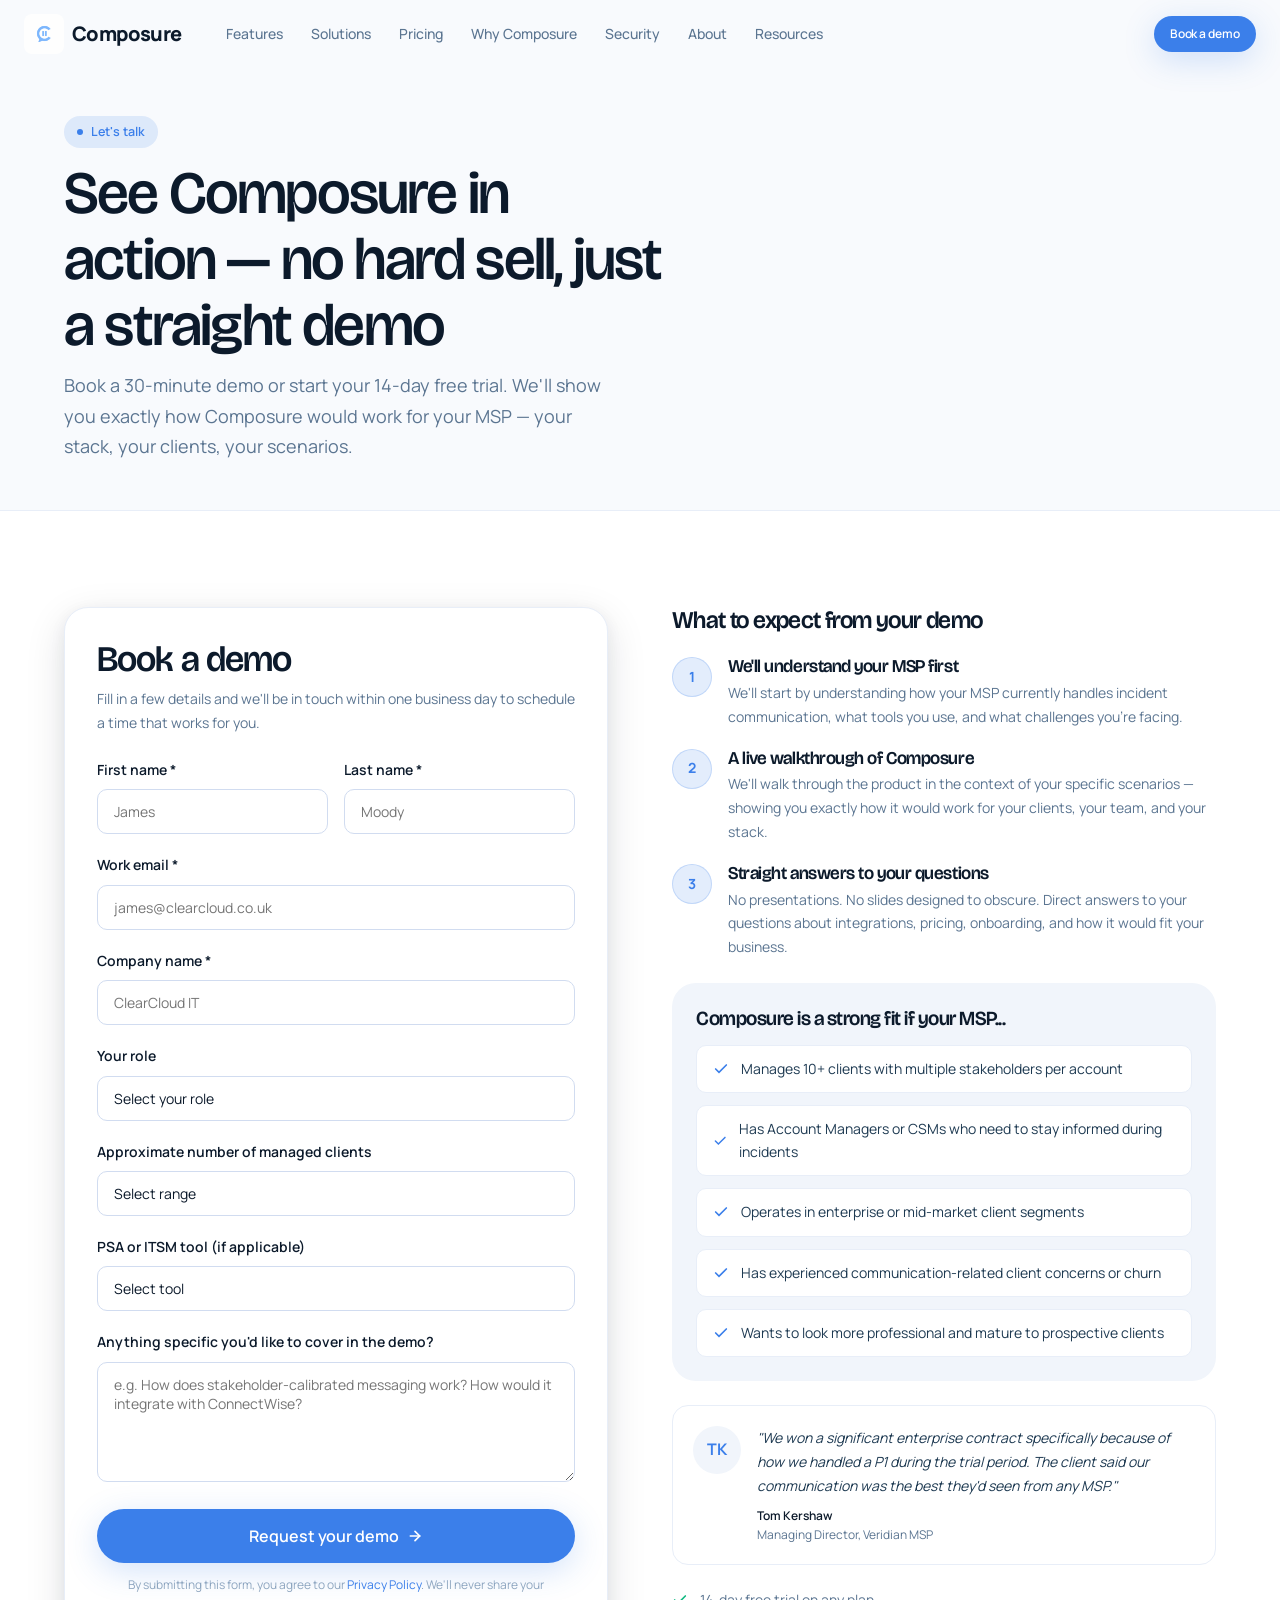
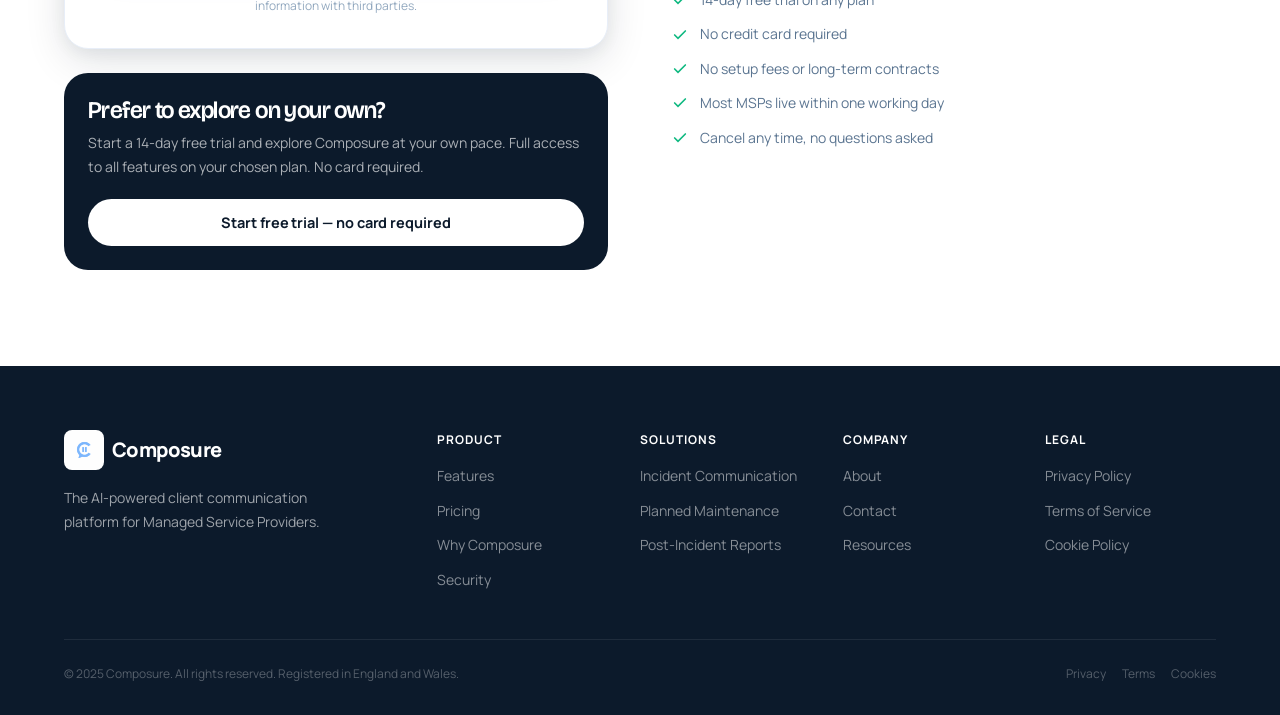
<file: contact.html>
<!DOCTYPE html>
<html lang="en-GB">
<head>
  <meta charset="UTF-8">
  <meta name="viewport" content="width=device-width, initial-scale=1.0">
  <meta name="description" content="Book a demo or start your free trial of Composure — the AI-powered client communication platform for MSPs.">
  <title>Book a Demo — Composure</title>
  <link rel="stylesheet" href="css/styles.css">
  <link rel="preconnect" href="https://fonts.googleapis.com">
  <link rel="preconnect" href="https://fonts.gstatic.com" crossorigin>
  <style>
    .contact-layout {
      display: grid;
      grid-template-columns: 1fr 1fr;
      gap: var(--sp-16);
      align-items: start;
    }
    .contact-form-card {
      background: var(--white);
      border: 1px solid var(--border-light);
      border-radius: var(--radius-xl);
      padding: var(--sp-8);
      box-shadow: var(--shadow-lg);
    }
    .contact-info-block {
      display: flex;
      gap: var(--sp-4);
      align-items: flex-start;
      margin-bottom: var(--sp-5);
    }
    .audience-card {
      display: flex;
      align-items: center;
      gap: var(--sp-3);
      padding: var(--sp-3) var(--sp-4);
      border: 1px solid var(--border-light);
      border-radius: var(--radius);
      font-size: var(--text-sm);
      color: var(--text-body);
      background: var(--white);
      transition: var(--transition);
    }
    .audience-card:hover {
      border-color: var(--accent);
      background: var(--accent-glow);
    }
    @media (max-width: 768px) {
      .contact-layout { grid-template-columns: 1fr; }
    }
  </style>
</head>
<body>

<!-- NAV -->
<nav class="nav">
  <div class="nav-inner">
    <a href="index.html" class="nav-logo"><img src="images/logo.png" alt="Composure" class="nav-logo-img">Composure</a>
    <div class="nav-links">
      <a href="features.html" class="nav-link">Features</a>
      <a href="solutions.html" class="nav-link">Solutions</a>
      <a href="pricing.html" class="nav-link">Pricing</a>
      <a href="comparison.html" class="nav-link">Why Composure</a>
      <a href="security.html" class="nav-link">Security</a>
      <a href="about.html" class="nav-link">About</a>
      <a href="resources.html" class="nav-link">Resources</a>
    </div>
    <div class="nav-actions">
      <a href="contact.html" class="btn btn-primary btn-sm">Book a demo</a>
    </div>
    <button class="nav-mobile-toggle" aria-label="Open menu"><svg width="22" height="22" viewBox="0 0 24 24" fill="none" stroke="currentColor" stroke-width="2" stroke-linecap="round"><line x1="3" y1="6" x2="21" y2="6"/><line x1="3" y1="12" x2="21" y2="12"/><line x1="3" y1="18" x2="21" y2="18"/></svg></button>
  </div>
</nav>
<div class="mobile-nav-overlay"></div>
<div class="mobile-nav">
  <div class="mobile-nav-header"><a href="index.html" class="nav-logo" style="font-size:1.1rem;"><img src="images/logo.png" alt="Composure" class="nav-logo-img">Composure</a><button class="mobile-nav-close btn btn-ghost" style="padding:8px;"><svg width="20" height="20" viewBox="0 0 24 24" fill="none" stroke="currentColor" stroke-width="2" stroke-linecap="round"><line x1="18" y1="6" x2="6" y2="18"/><line x1="6" y1="6" x2="18" y2="18"/></svg></button></div>
  <div class="mobile-nav-links"><a href="features.html" class="mobile-nav-link">Features</a><a href="solutions.html" class="mobile-nav-link">Solutions</a><a href="pricing.html" class="mobile-nav-link">Pricing</a><a href="comparison.html" class="mobile-nav-link">Why Composure</a><a href="security.html" class="mobile-nav-link">Security</a><a href="about.html" class="mobile-nav-link">About</a></div>
  <div class="mobile-nav-actions"><a href="contact.html" class="btn btn-primary" style="text-align:center;">Book a demo</a></div>
</div>

<!-- PAGE HERO — minimal -->
<div style="padding-top:68px;background:var(--off-white);border-bottom:1px solid var(--border-light);">
  <div class="container" style="padding-top:var(--sp-12);padding-bottom:var(--sp-12);">
    <div class="eyebrow-tag" style="display:inline-flex;margin-bottom:var(--sp-3);">Let's talk</div>
    <h1 style="max-width:600px;">See Composure in action — no hard sell, just a straight demo</h1>
    <p style="font-size:var(--text-lg);color:var(--text-muted);max-width:540px;margin-top:var(--sp-3);">Book a 30-minute demo or start your 14-day free trial. We'll show you exactly how Composure would work for your MSP — your stack, your clients, your scenarios.</p>
  </div>
</div>

<!-- CONTACT FORM -->
<section class="section">
  <div class="container">
    <div class="contact-layout">

      <!-- FORM -->
      <div class="fade-up">
        <div class="contact-form-card">
          <h2 style="margin-bottom:var(--sp-2);">Book a demo</h2>
          <p style="font-size:var(--text-sm);color:var(--text-muted);margin-bottom:var(--sp-6);">Fill in a few details and we'll be in touch within one business day to schedule a time that works for you.</p>

          <form id="demo-form" novalidate data-formspree-id="xykleokw">
            <div class="form-grid-2">
              <div class="form-group">
                <label class="form-label" for="first-name">First name *</label>
                <input class="form-input" type="text" id="first-name" name="first_name" placeholder="James" required>
              </div>
              <div class="form-group">
                <label class="form-label" for="last-name">Last name *</label>
                <input class="form-input" type="text" id="last-name" name="last_name" placeholder="Moody" required>
              </div>
            </div>

            <div class="form-group">
              <label class="form-label" for="work-email">Work email *</label>
              <input class="form-input" type="email" id="work-email" name="email" placeholder="james@clearcloud.co.uk" required>
            </div>

            <div class="form-group">
              <label class="form-label" for="company">Company name *</label>
              <input class="form-input" type="text" id="company" name="company" placeholder="ClearCloud IT" required>
            </div>

            <div class="form-group">
              <label class="form-label" for="role">Your role</label>
              <select class="form-select" id="role" name="role">
                <option value="">Select your role</option>
                <option>Managing Director / Founder</option>
                <option>Service Delivery Director</option>
                <option>Operations Director</option>
                <option>Account Manager / CSM</option>
                <option>Technical Manager</option>
                <option>Other</option>
              </select>
            </div>

            <div class="form-group">
              <label class="form-label" for="clients">Approximate number of managed clients</label>
              <select class="form-select" id="clients" name="clients">
                <option value="">Select range</option>
                <option>1–10</option>
                <option>11–25</option>
                <option>26–50</option>
                <option>51–100</option>
                <option>100+</option>
              </select>
            </div>

            <div class="form-group">
              <label class="form-label" for="psa">PSA or ITSM tool (if applicable)</label>
              <select class="form-select" id="psa" name="psa">
                <option value="">Select tool</option>
                <option>ConnectWise Manage</option>
                <option>Autotask</option>
                <option>Halo PSA</option>
                <option>ServiceNow</option>
                <option>Freshservice</option>
                <option>Other</option>
                <option>None currently</option>
              </select>
            </div>

            <div class="form-group">
              <label class="form-label" for="message">Anything specific you'd like to cover in the demo?</label>
              <textarea class="form-textarea" id="message" name="message" placeholder="e.g. How does stakeholder-calibrated messaging work? How would it integrate with ConnectWise?"></textarea>
            </div>

            <button type="submit" id="demo-submit" class="btn btn-primary btn-lg" style="width:100%;text-align:center;">
              Request your demo
              <svg width="16" height="16" viewBox="0 0 24 24" fill="none" stroke="currentColor" stroke-width="2.5" stroke-linecap="round"><line x1="5" y1="12" x2="19" y2="12"/><polyline points="12 5 19 12 12 19"/></svg>
            </button>

            <div id="form-error" style="display:none;margin-top:var(--sp-3);padding:var(--sp-3) var(--sp-4);background:#FEF2F2;border:1px solid #FECACA;border-radius:var(--radius);font-size:var(--text-sm);color:#DC2626;">
              Something went wrong — please try again or email us directly at <a href="mailto:keith@composure247.com" style="color:#DC2626;font-weight:600;">keith@composure247.com</a>.
            </div>

            <p style="font-size:var(--text-xs);color:var(--text-subtle);text-align:center;margin-top:var(--sp-3);">By submitting this form, you agree to our <a href="#" style="color:var(--accent);">Privacy Policy</a>. We'll never share your information with third parties.</p>
          </form>

          <!-- Success state (shown after submission) -->
          <div id="form-success" style="display:none;text-align:center;padding:var(--sp-10) var(--sp-6);">
            <div style="width:64px;height:64px;background:var(--accent-glow);border:1px solid rgba(59,127,234,0.2);border-radius:50%;display:flex;align-items:center;justify-content:center;margin:0 auto var(--sp-5);">
              <svg width="28" height="28" viewBox="0 0 24 24" fill="none" stroke="var(--accent)" stroke-width="2.5" stroke-linecap="round"><polyline points="20 6 9 17 4 12"/></svg>
            </div>
            <h3 style="margin-bottom:var(--sp-2);">Request received — thanks!</h3>
            <p style="font-size:var(--text-sm);color:var(--text-muted);max-width:360px;margin:0 auto;">We'll be in touch within one business day to schedule your demo. Check your inbox for a confirmation.</p>
          </div>
        </div>

        <!-- Trial option -->
        <div id="trial" style="margin-top:var(--sp-6);background:var(--navy);border-radius:var(--radius-xl);padding:var(--sp-6);">
          <h3 style="color:var(--white);margin-bottom:var(--sp-2);">Prefer to explore on your own?</h3>
          <p style="font-size:var(--text-sm);color:rgba(255,255,255,0.65);margin-bottom:var(--sp-5);">Start a 14-day free trial and explore Composure at your own pace. Full access to all features on your chosen plan. No card required.</p>
          <a href="#" class="btn btn-white" style="width:100%;text-align:center;">Start free trial — no card required</a>
        </div>
      </div>

      <!-- INFO -->
      <div class="fade-in stagger-2">
        <h3 style="margin-bottom:var(--sp-6);">What to expect from your demo</h3>

        <div class="contact-info-block">
          <div style="width:40px;height:40px;background:var(--accent-glow);border:1px solid rgba(59,127,234,0.2);border-radius:50%;display:flex;align-items:center;justify-content:center;color:var(--accent);flex-shrink:0;font-weight:700;font-size:var(--text-sm);">1</div>
          <div>
            <h5 style="margin-bottom:var(--sp-1);">We'll understand your MSP first</h5>
            <p style="font-size:var(--text-sm);color:var(--text-muted);">We'll start by understanding how your MSP currently handles incident communication, what tools you use, and what challenges you're facing.</p>
          </div>
        </div>

        <div class="contact-info-block">
          <div style="width:40px;height:40px;background:var(--accent-glow);border:1px solid rgba(59,127,234,0.2);border-radius:50%;display:flex;align-items:center;justify-content:center;color:var(--accent);flex-shrink:0;font-weight:700;font-size:var(--text-sm);">2</div>
          <div>
            <h5 style="margin-bottom:var(--sp-1);">A live walkthrough of Composure</h5>
            <p style="font-size:var(--text-sm);color:var(--text-muted);">We'll walk through the product in the context of your specific scenarios — showing you exactly how it would work for your clients, your team, and your stack.</p>
          </div>
        </div>

        <div class="contact-info-block">
          <div style="width:40px;height:40px;background:var(--accent-glow);border:1px solid rgba(59,127,234,0.2);border-radius:50%;display:flex;align-items:center;justify-content:center;color:var(--accent);flex-shrink:0;font-weight:700;font-size:var(--text-sm);">3</div>
          <div>
            <h5 style="margin-bottom:var(--sp-1);">Straight answers to your questions</h5>
            <p style="font-size:var(--text-sm);color:var(--text-muted);">No presentations. No slides designed to obscure. Direct answers to your questions about integrations, pricing, onboarding, and how it would fit your business.</p>
          </div>
        </div>

        <div style="background:var(--surface);border-radius:var(--radius-xl);padding:var(--sp-6);margin-top:var(--sp-6);">
          <h4 style="margin-bottom:var(--sp-4);">Composure is a strong fit if your MSP...</h4>
          <div style="display:flex;flex-direction:column;gap:var(--sp-3);">
            <div class="audience-card">
              <svg width="16" height="16" viewBox="0 0 24 24" fill="none" stroke="var(--accent)" stroke-width="2.5" stroke-linecap="round"><polyline points="20 6 9 17 4 12"/></svg>
              Manages 10+ clients with multiple stakeholders per account
            </div>
            <div class="audience-card">
              <svg width="16" height="16" viewBox="0 0 24 24" fill="none" stroke="var(--accent)" stroke-width="2.5" stroke-linecap="round"><polyline points="20 6 9 17 4 12"/></svg>
              Has Account Managers or CSMs who need to stay informed during incidents
            </div>
            <div class="audience-card">
              <svg width="16" height="16" viewBox="0 0 24 24" fill="none" stroke="var(--accent)" stroke-width="2.5" stroke-linecap="round"><polyline points="20 6 9 17 4 12"/></svg>
              Operates in enterprise or mid-market client segments
            </div>
            <div class="audience-card">
              <svg width="16" height="16" viewBox="0 0 24 24" fill="none" stroke="var(--accent)" stroke-width="2.5" stroke-linecap="round"><polyline points="20 6 9 17 4 12"/></svg>
              Has experienced communication-related client concerns or churn
            </div>
            <div class="audience-card">
              <svg width="16" height="16" viewBox="0 0 24 24" fill="none" stroke="var(--accent)" stroke-width="2.5" stroke-linecap="round"><polyline points="20 6 9 17 4 12"/></svg>
              Wants to look more professional and mature to prospective clients
            </div>
          </div>
        </div>

        <div style="margin-top:var(--sp-6);padding:var(--sp-5);border:1px solid var(--border-light);border-radius:var(--radius-lg);">
          <div style="display:flex;gap:var(--sp-4);align-items:flex-start;">
            <div style="width:48px;height:48px;background:var(--surface);border-radius:50%;display:flex;align-items:center;justify-content:center;font-weight:700;color:var(--accent);flex-shrink:0;">TK</div>
            <div>
              <p style="font-size:var(--text-sm);font-style:italic;color:var(--text-body);margin-bottom:var(--sp-2);">"We won a significant enterprise contract specifically because of how we handled a P1 during the trial period. The client said our communication was the best they'd seen from any MSP."</p>
              <div style="font-size:var(--text-xs);font-weight:600;color:var(--navy);">Tom Kershaw</div>
              <div style="font-size:var(--text-xs);color:var(--text-muted);">Managing Director, Veridian MSP</div>
            </div>
          </div>
        </div>

        <div style="margin-top:var(--sp-6);display:flex;flex-direction:column;gap:var(--sp-3);">
          <div style="display:flex;align-items:center;gap:var(--sp-3);font-size:var(--text-sm);color:var(--text-muted);">
            <svg width="16" height="16" viewBox="0 0 24 24" fill="none" stroke="var(--success)" stroke-width="2.5" stroke-linecap="round"><polyline points="20 6 9 17 4 12"/></svg>
            14-day free trial on any plan
          </div>
          <div style="display:flex;align-items:center;gap:var(--sp-3);font-size:var(--text-sm);color:var(--text-muted);">
            <svg width="16" height="16" viewBox="0 0 24 24" fill="none" stroke="var(--success)" stroke-width="2.5" stroke-linecap="round"><polyline points="20 6 9 17 4 12"/></svg>
            No credit card required
          </div>
          <div style="display:flex;align-items:center;gap:var(--sp-3);font-size:var(--text-sm);color:var(--text-muted);">
            <svg width="16" height="16" viewBox="0 0 24 24" fill="none" stroke="var(--success)" stroke-width="2.5" stroke-linecap="round"><polyline points="20 6 9 17 4 12"/></svg>
            No setup fees or long-term contracts
          </div>
          <div style="display:flex;align-items:center;gap:var(--sp-3);font-size:var(--text-sm);color:var(--text-muted);">
            <svg width="16" height="16" viewBox="0 0 24 24" fill="none" stroke="var(--success)" stroke-width="2.5" stroke-linecap="round"><polyline points="20 6 9 17 4 12"/></svg>
            Most MSPs live within one working day
          </div>
          <div style="display:flex;align-items:center;gap:var(--sp-3);font-size:var(--text-sm);color:var(--text-muted);">
            <svg width="16" height="16" viewBox="0 0 24 24" fill="none" stroke="var(--success)" stroke-width="2.5" stroke-linecap="round"><polyline points="20 6 9 17 4 12"/></svg>
            Cancel any time, no questions asked
          </div>
        </div>
      </div>
    </div>
  </div>
</section>

<!-- FOOTER -->
<footer class="footer">
  <div class="container">
    <div class="footer-grid">
      <div class="footer-brand"><div class="footer-logo"><img src="images/logo.png" alt="Composure" class="nav-logo-img">Composure</div><p>The AI-powered client communication platform for Managed Service Providers.</p></div>
      <div><div class="footer-col-title">Product</div><div class="footer-links"><a href="features.html" class="footer-link">Features</a><a href="pricing.html" class="footer-link">Pricing</a><a href="comparison.html" class="footer-link">Why Composure</a><a href="security.html" class="footer-link">Security</a></div></div>
      <div><div class="footer-col-title">Solutions</div><div class="footer-links"><a href="solutions.html" class="footer-link">Incident Communication</a><a href="solutions.html" class="footer-link">Planned Maintenance</a><a href="solutions.html" class="footer-link">Post-Incident Reports</a></div></div>
      <div><div class="footer-col-title">Company</div><div class="footer-links"><a href="about.html" class="footer-link">About</a><a href="contact.html" class="footer-link">Contact</a><a href="resources.html" class="footer-link">Resources</a></div></div>
      <div><div class="footer-col-title">Legal</div><div class="footer-links"><a href="#" class="footer-link">Privacy Policy</a><a href="#" class="footer-link">Terms of Service</a><a href="#" class="footer-link">Cookie Policy</a></div></div>
    </div>
    <div class="footer-bottom"><div class="footer-bottom-left">&copy; 2025 Composure. All rights reserved. Registered in England and Wales.</div><div class="footer-bottom-links"><a href="#" class="footer-bottom-link">Privacy</a><a href="#" class="footer-bottom-link">Terms</a><a href="#" class="footer-bottom-link">Cookies</a></div></div>
  </div>
</footer>

<script src="js/main.js"></script>
<script>
(function () {
  var form = document.getElementById('demo-form');
  if (!form) return;
  var formId = form.dataset.formspreeId;

  form.addEventListener('submit', function (e) {
    e.preventDefault();

    var btn = document.getElementById('demo-submit');
    var errorEl = document.getElementById('form-error');
    var successEl = document.getElementById('form-success');

    btn.disabled = true;
    btn.textContent = 'Sending…';
    errorEl.style.display = 'none';

    fetch('https://formspree.io/f/' + formId, {
      method: 'POST',
      headers: { 'Accept': 'application/json' },
      body: new FormData(form)
    })
    .then(function (res) {
      if (res.ok) {
        form.style.display = 'none';
        successEl.style.display = 'block';
      } else {
        return res.json().then(function (data) { throw data; });
      }
    })
    .catch(function () {
      errorEl.style.display = 'block';
      btn.disabled = false;
      btn.innerHTML = 'Request your demo <svg width="16" height="16" viewBox="0 0 24 24" fill="none" stroke="currentColor" stroke-width="2.5" stroke-linecap="round"><line x1="5" y1="12" x2="19" y2="12"/><polyline points="12 5 19 12 12 19"/></svg>';
    });
  });
})();
</script>
</body>
</html>
</file>
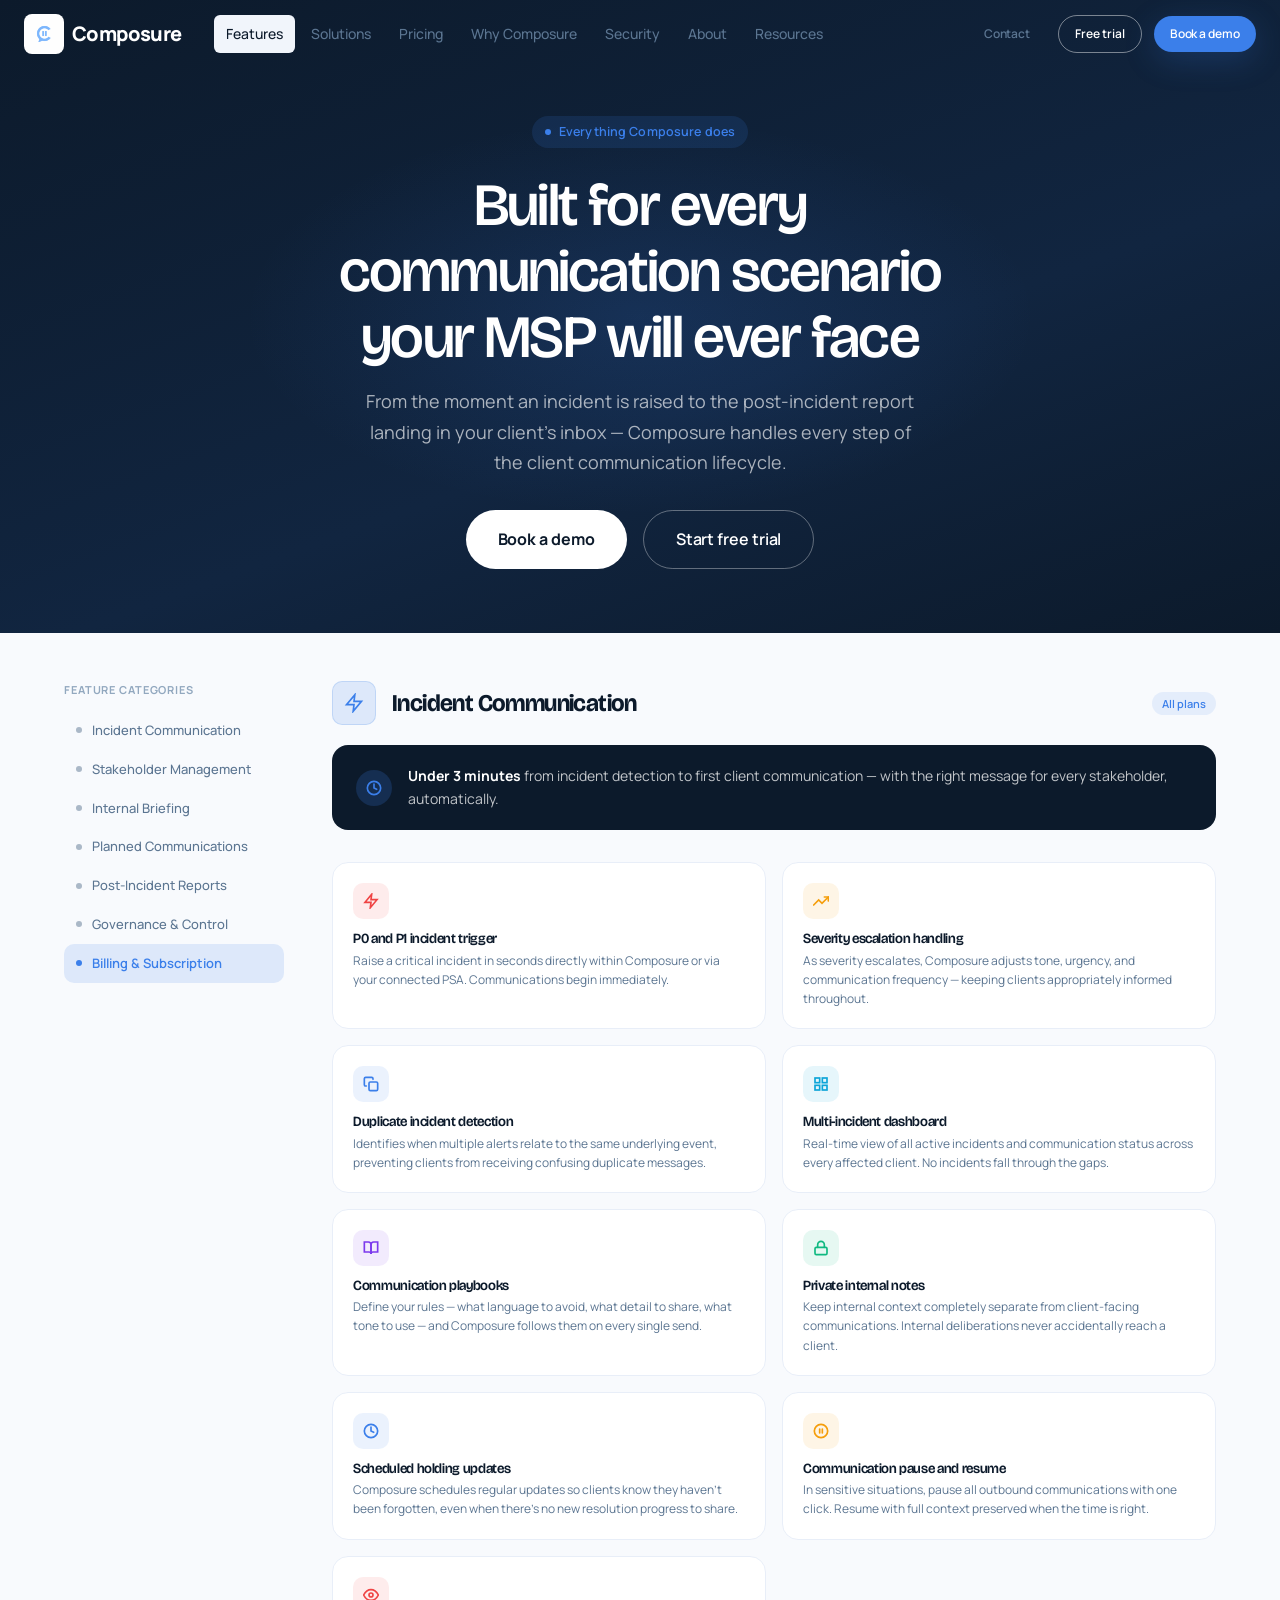
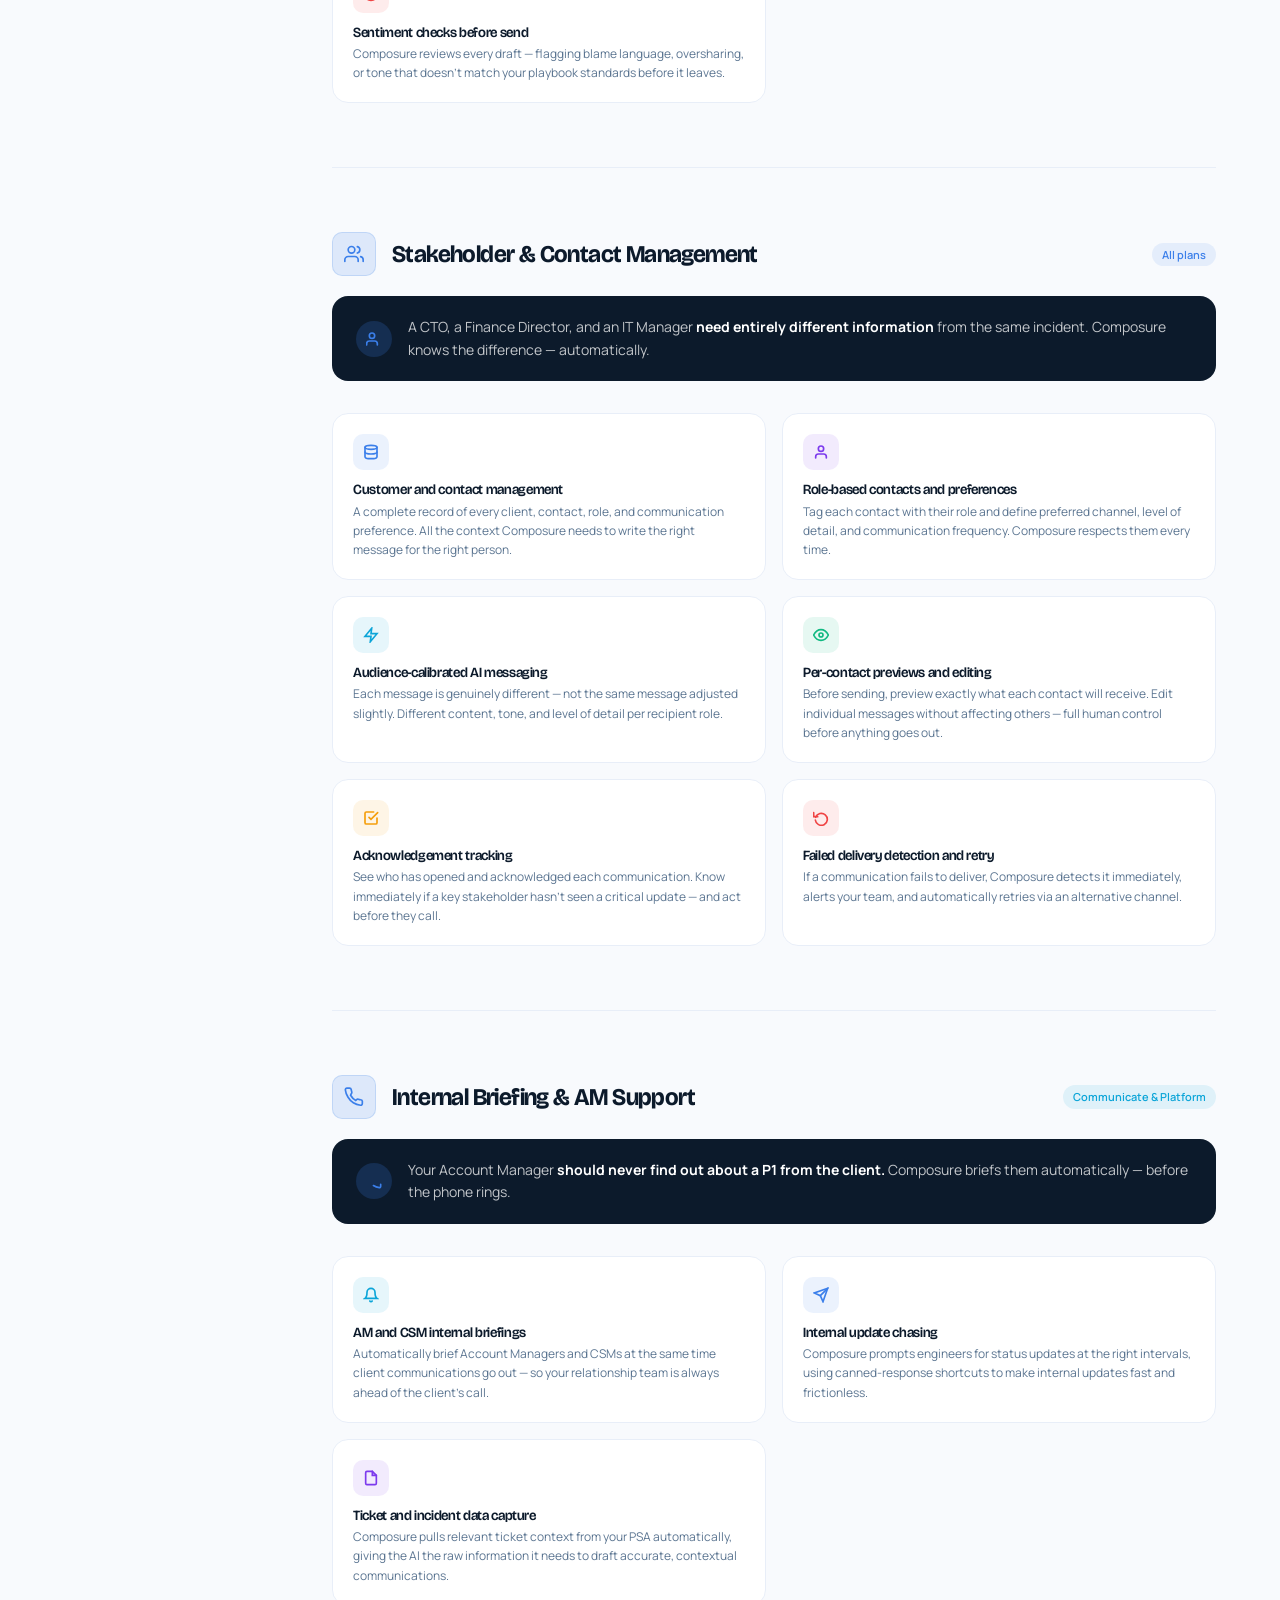
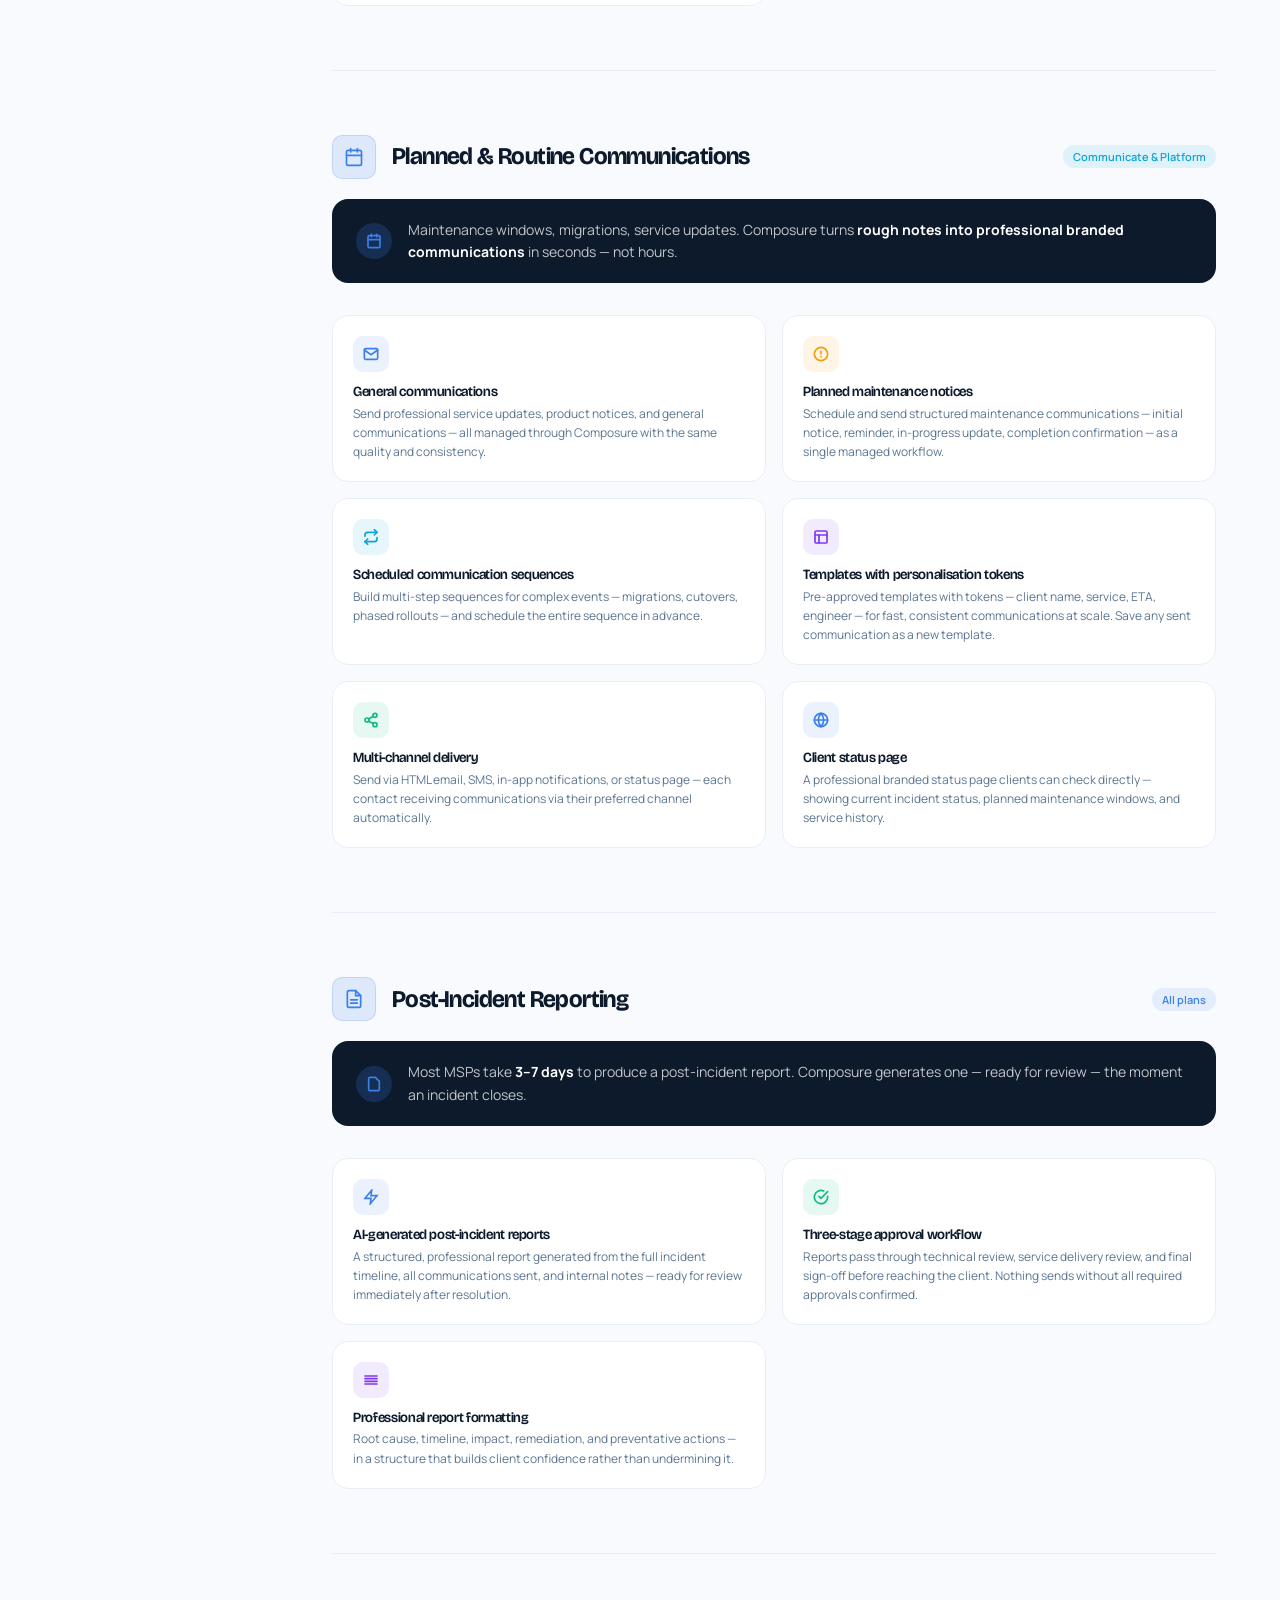
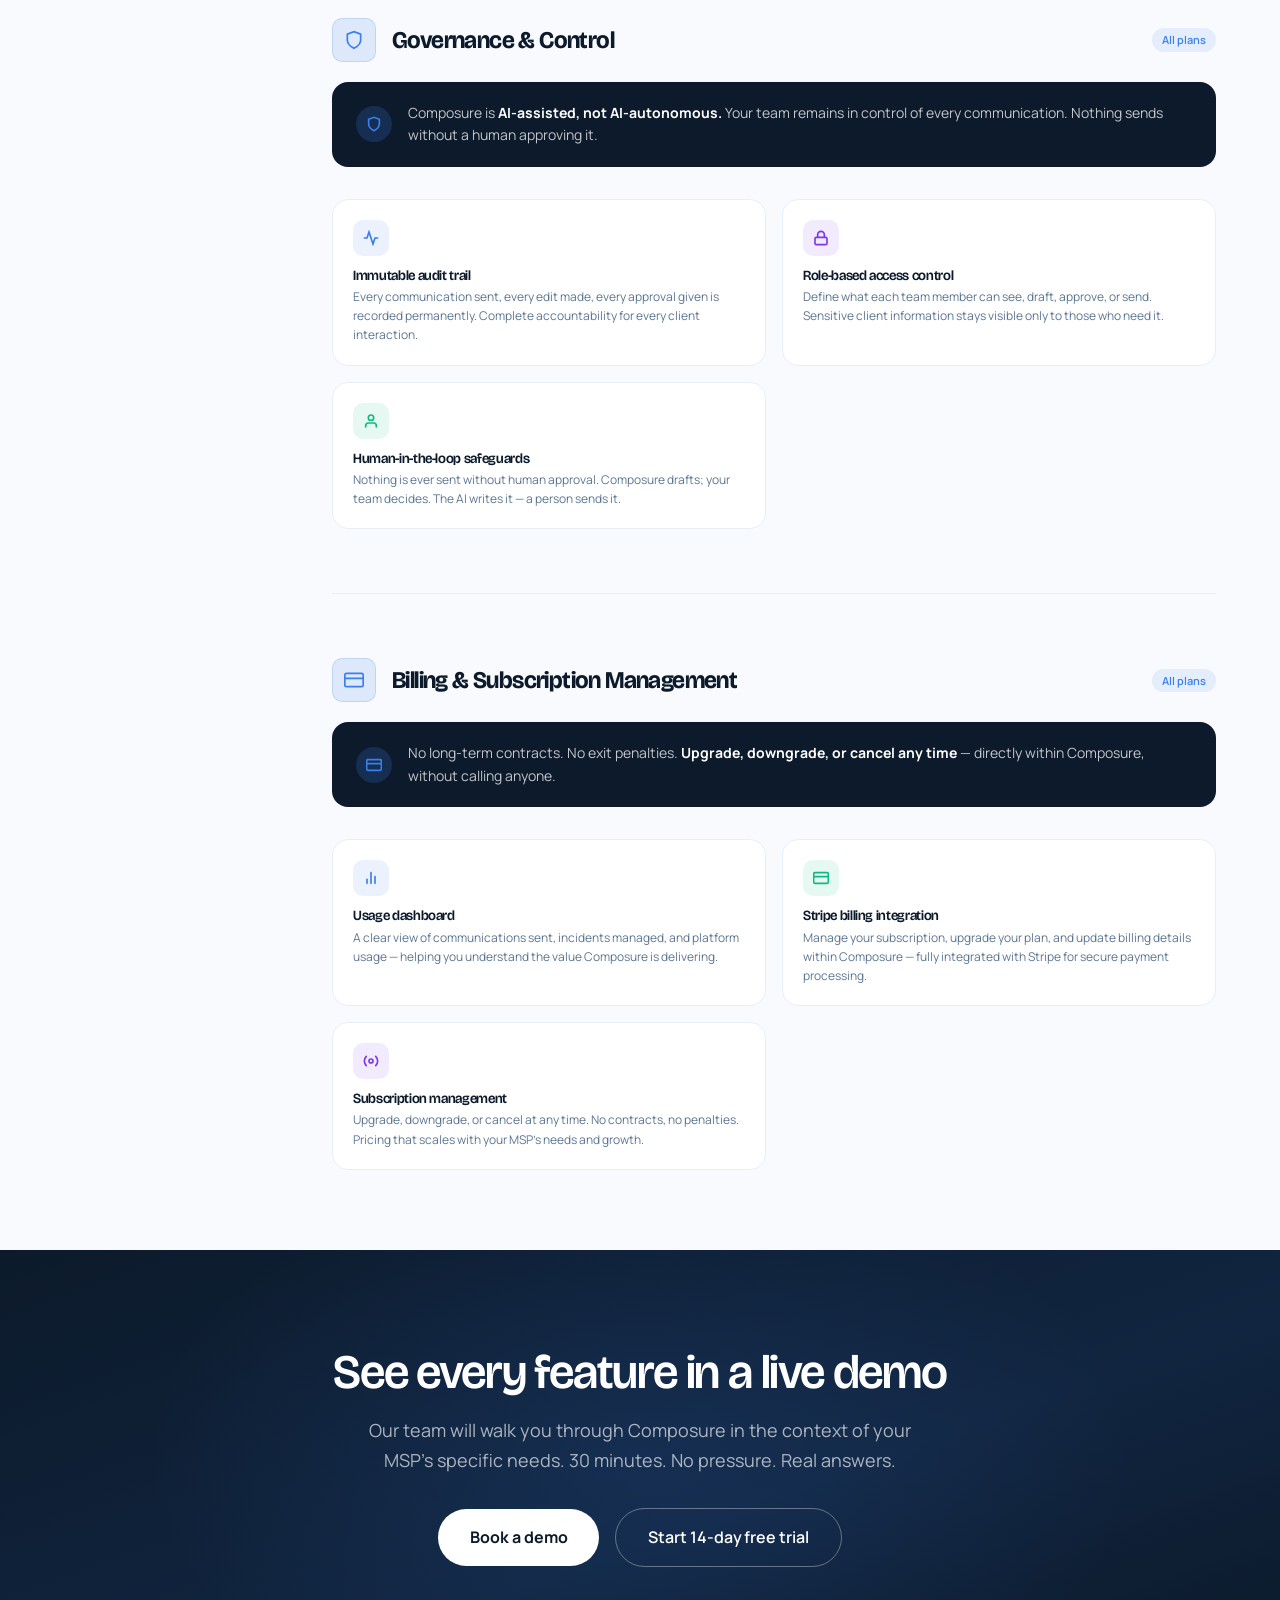
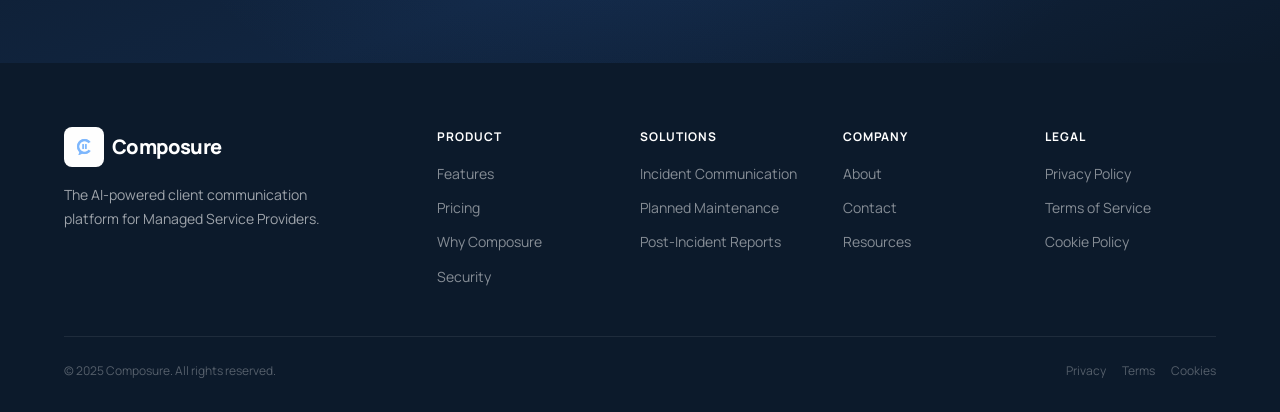
<file: features.html>
<!DOCTYPE html>
<html lang="en-GB">
<head>
  <meta charset="UTF-8">
  <meta name="viewport" content="width=device-width, initial-scale=1.0">
  <meta name="description" content="Explore every feature of Composure — the AI-powered client communication platform for MSPs. Incident communications, stakeholder management, post-incident reports, and more.">
  <title>Features — Composure</title>
  <link rel="stylesheet" href="css/styles.css">
  <link rel="preconnect" href="https://fonts.googleapis.com">
  <link rel="preconnect" href="https://fonts.gstatic.com" crossorigin>
  <style>
    .features-layout{display:grid;grid-template-columns:220px 1fr;gap:var(--sp-12);align-items:start;padding-top:var(--sp-12);padding-bottom:var(--sp-20);}
    .features-sidebar{position:sticky;top:88px;}
    .features-sidebar-label{font-size:11px;font-weight:700;text-transform:uppercase;letter-spacing:.08em;color:var(--text-subtle);margin-bottom:var(--sp-3);}
    .features-nav-item{display:flex;align-items:center;gap:10px;padding:9px 12px;border-radius:var(--radius);font-size:13px;font-weight:500;color:var(--text-muted);cursor:pointer;transition:var(--transition);border:none;background:none;text-align:left;width:100%;text-decoration:none;}
    .features-nav-item:hover{background:var(--surface);color:var(--navy);}
    .features-nav-item.active{background:var(--accent-glow);color:var(--accent);font-weight:600;}
    .features-nav-item .fnav-dot{width:6px;height:6px;border-radius:50%;background:currentColor;flex-shrink:0;opacity:.5;}
    .features-nav-item.active .fnav-dot{opacity:1;}
    .features-content{min-width:0;}
    .feat-section{padding-bottom:var(--sp-16);border-bottom:1px solid var(--border-light);margin-bottom:var(--sp-16);}
    .feat-section:last-child{border-bottom:none;margin-bottom:0;padding-bottom:0;}
    .feat-section-head{display:flex;align-items:center;gap:var(--sp-4);margin-bottom:var(--sp-5);}
    .feat-section-icon{width:44px;height:44px;border-radius:var(--radius);background:var(--accent-glow);border:1px solid rgba(59,127,234,0.18);display:flex;align-items:center;justify-content:center;color:var(--accent);flex-shrink:0;}
    .feat-section-title{font-size:var(--text-2xl);font-weight:700;color:var(--navy);margin:0;}
    .feat-callout{background:var(--navy);border-radius:var(--radius-lg);padding:var(--sp-5) var(--sp-6);margin-bottom:var(--sp-8);display:flex;align-items:center;gap:var(--sp-4);}
    .feat-callout-icon{width:36px;height:36px;border-radius:50%;background:rgba(59,127,234,0.2);display:flex;align-items:center;justify-content:center;flex-shrink:0;}
    .feat-callout p{color:rgba(255,255,255,0.75);font-size:var(--text-sm);margin:0;line-height:1.6;}
    .feat-callout strong{color:var(--white);}
    .feat-cards{display:grid;grid-template-columns:repeat(2,1fr);gap:var(--sp-4);}
    .feat-card{background:var(--white);border:1px solid var(--border-light);border-radius:var(--radius-lg);padding:var(--sp-5);transition:var(--transition);}
    .feat-card:hover{border-color:rgba(59,127,234,0.25);box-shadow:var(--shadow-md);}
    .feat-card-icon{width:36px;height:36px;border-radius:var(--radius);display:flex;align-items:center;justify-content:center;margin-bottom:var(--sp-3);flex-shrink:0;}
    .feat-card h5{font-size:var(--text-sm);font-weight:600;color:var(--navy);margin-bottom:var(--sp-1);}
    .feat-card p{font-size:var(--text-xs);color:var(--text-muted);line-height:1.6;margin:0;}
    .feat-badge{display:inline-flex;align-items:center;gap:6px;padding:3px 10px;border-radius:100px;font-size:11px;font-weight:600;margin-left:auto;}
    .feat-badge-blue{background:rgba(59,127,234,0.1);color:var(--accent);}
    .feat-badge-green{background:rgba(12,165,216,0.1);color:var(--teal);}
    @media(max-width:1024px){.features-layout{grid-template-columns:1fr;}.features-sidebar{display:none;}}
    @media(max-width:768px){.feat-cards{grid-template-columns:1fr;}}
  </style>
</head>
<body>

<!-- NAV -->
<nav class="nav" role="navigation" data-dark-hero>
  <div class="nav-inner">
    <a href="index.html" class="nav-logo">
      <img src="images/logo.png" alt="Composure" class="nav-logo-img">
      Composure
    </a>
    <div class="nav-links">
      <a href="features.html" class="nav-link active">Features</a>
      <a href="solutions.html" class="nav-link">Solutions</a>
      <a href="pricing.html" class="nav-link">Pricing</a>
      <a href="comparison.html" class="nav-link">Why Composure</a>
      <a href="security.html" class="nav-link">Security</a>
      <a href="about.html" class="nav-link">About</a>
      <a href="resources.html" class="nav-link">Resources</a>
    </div>
    <div class="nav-actions">
      <a href="contact.html" class="btn btn-ghost btn-sm">Contact</a>
      <a href="start-trial.html" class="btn btn-secondary btn-sm">Free trial</a>
      <a href="contact.html" class="btn btn-primary btn-sm">Book a demo</a>
    </div>
    <button class="nav-mobile-toggle" aria-label="Open menu">
      <svg width="22" height="22" viewBox="0 0 24 24" fill="none" stroke="currentColor" stroke-width="2" stroke-linecap="round"><line x1="3" y1="6" x2="21" y2="6"/><line x1="3" y1="12" x2="21" y2="12"/><line x1="3" y1="18" x2="21" y2="18"/></svg>
    </button>
  </div>
</nav>
<div class="mobile-nav-overlay"></div>
<div class="mobile-nav">
  <div class="mobile-nav-header">
    <a href="index.html" class="nav-logo" style="font-size:1.1rem;"><img src="images/logo.png" alt="Composure" class="nav-logo-img">Composure</a>
    <button class="mobile-nav-close btn btn-ghost" style="padding:8px;"><svg width="20" height="20" viewBox="0 0 24 24" fill="none" stroke="currentColor" stroke-width="2" stroke-linecap="round"><line x1="18" y1="6" x2="6" y2="18"/><line x1="6" y1="6" x2="18" y2="18"/></svg></button>
  </div>
  <div class="mobile-nav-links">
    <a href="features.html" class="mobile-nav-link">Features</a>
    <a href="solutions.html" class="mobile-nav-link">Solutions</a>
    <a href="pricing.html" class="mobile-nav-link">Pricing</a>
    <a href="comparison.html" class="mobile-nav-link">Why Composure</a>
    <a href="security.html" class="mobile-nav-link">Security</a>
    <a href="about.html" class="mobile-nav-link">About</a>
    <a href="contact.html" class="mobile-nav-link">Contact</a>
  </div>
  <div class="mobile-nav-actions">
    <a href="contact.html" class="btn btn-primary" style="text-align:center;">Book a demo</a>
    <a href="start-trial.html" class="btn btn-secondary" style="text-align:center;">Start free trial</a>
  </div>
</div>

<!-- PAGE HERO -->
<section class="page-hero">
  <div class="container" style="position:relative;z-index:1;">
    <div class="eyebrow-tag" style="display:inline-flex;margin-bottom:var(--sp-3);">Everything Composure does</div>
    <h1>Built for every communication scenario<br>your MSP will ever face</h1>
    <p>From the moment an incident is raised to the post-incident report landing in your client's inbox — Composure handles every step of the client communication lifecycle.</p>
    <div style="display:flex;gap:var(--sp-4);justify-content:center;flex-wrap:wrap;">
      <a href="contact.html" class="btn btn-white btn-lg">Book a demo</a>
      <a href="start-trial.html" class="btn btn-outline-white btn-lg">Start free trial</a>
    </div>
  </div>
</section>

<!-- FEATURES BODY -->
<section style="background:var(--off-white);">
  <div class="container">
    <div class="features-layout">

      <!-- SIDEBAR -->
      <aside class="features-sidebar">
        <div class="features-sidebar-label">Feature categories</div>
        <a href="#incident" class="features-nav-item active" data-section="incident"><span class="fnav-dot"></span>Incident Communication</a>
        <a href="#stakeholders" class="features-nav-item" data-section="stakeholders"><span class="fnav-dot"></span>Stakeholder Management</a>
        <a href="#briefing" class="features-nav-item" data-section="briefing"><span class="fnav-dot"></span>Internal Briefing</a>
        <a href="#planned" class="features-nav-item" data-section="planned"><span class="fnav-dot"></span>Planned Communications</a>
        <a href="#reporting" class="features-nav-item" data-section="reporting"><span class="fnav-dot"></span>Post-Incident Reports</a>
        <a href="#governance" class="features-nav-item" data-section="governance"><span class="fnav-dot"></span>Governance &amp; Control</a>
        <a href="#billing" class="features-nav-item" data-section="billing"><span class="fnav-dot"></span>Billing &amp; Subscription</a>
      </aside>

      <!-- CONTENT -->
      <div class="features-content">

        <!-- 1. INCIDENT COMMUNICATION -->
        <div class="feat-section fade-up" id="incident">
          <div class="feat-section-head">
            <div class="feat-section-icon"><svg width="20" height="20" viewBox="0 0 24 24" fill="none" stroke="currentColor" stroke-width="2" stroke-linecap="round"><polygon points="13 2 3 14 12 14 11 22 21 10 12 10 13 2"/></svg></div>
            <h2 class="feat-section-title">Incident Communication</h2>
            <span class="feat-badge feat-badge-blue">All plans</span>
          </div>
          <div class="feat-callout">
            <div class="feat-callout-icon"><svg width="16" height="16" viewBox="0 0 24 24" fill="none" stroke="var(--accent)" stroke-width="2.5" stroke-linecap="round"><circle cx="12" cy="12" r="10"/><polyline points="12 6 12 12 16 14"/></svg></div>
            <p><strong>Under 3 minutes</strong> from incident detection to first client communication — with the right message for every stakeholder, automatically.</p>
          </div>
          <div class="feat-cards">
            <div class="feat-card"><div class="feat-card-icon" style="background:rgba(239,68,68,0.1);"><svg width="16" height="16" viewBox="0 0 24 24" fill="none" stroke="#ef4444" stroke-width="2.5" stroke-linecap="round"><polygon points="13 2 3 14 12 14 11 22 21 10 12 10 13 2"/></svg></div><h5>P0 and P1 incident trigger</h5><p>Raise a critical incident in seconds directly within Composure or via your connected PSA. Communications begin immediately.</p></div>
            <div class="feat-card"><div class="feat-card-icon" style="background:rgba(245,158,11,0.1);"><svg width="16" height="16" viewBox="0 0 24 24" fill="none" stroke="#f59e0b" stroke-width="2.5" stroke-linecap="round"><polyline points="23 6 13.5 15.5 8.5 10.5 1 18"/><polyline points="17 6 23 6 23 12"/></svg></div><h5>Severity escalation handling</h5><p>As severity escalates, Composure adjusts tone, urgency, and communication frequency — keeping clients appropriately informed throughout.</p></div>
            <div class="feat-card"><div class="feat-card-icon" style="background:rgba(59,127,234,0.1);"><svg width="16" height="16" viewBox="0 0 24 24" fill="none" stroke="var(--accent)" stroke-width="2.5" stroke-linecap="round"><rect x="9" y="9" width="13" height="13" rx="2"/><path d="M5 15H4a2 2 0 0 1-2-2V4a2 2 0 0 1 2-2h9a2 2 0 0 1 2 2v1"/></svg></div><h5>Duplicate incident detection</h5><p>Identifies when multiple alerts relate to the same underlying event, preventing clients from receiving confusing duplicate messages.</p></div>
            <div class="feat-card"><div class="feat-card-icon" style="background:rgba(12,165,216,0.1);"><svg width="16" height="16" viewBox="0 0 24 24" fill="none" stroke="var(--teal)" stroke-width="2.5" stroke-linecap="round"><rect x="3" y="3" width="7" height="7"/><rect x="14" y="3" width="7" height="7"/><rect x="14" y="14" width="7" height="7"/><rect x="3" y="14" width="7" height="7"/></svg></div><h5>Multi-incident dashboard</h5><p>Real-time view of all active incidents and communication status across every affected client. No incidents fall through the gaps.</p></div>
            <div class="feat-card"><div class="feat-card-icon" style="background:rgba(124,58,237,0.1);"><svg width="16" height="16" viewBox="0 0 24 24" fill="none" stroke="#7c3aed" stroke-width="2.5" stroke-linecap="round"><path d="M2 3h6a4 4 0 0 1 4 4v14a3 3 0 0 0-3-3H2z"/><path d="M22 3h-6a4 4 0 0 0-4 4v14a3 3 0 0 1 3-3h7z"/></svg></div><h5>Communication playbooks</h5><p>Define your rules — what language to avoid, what detail to share, what tone to use — and Composure follows them on every single send.</p></div>
            <div class="feat-card"><div class="feat-card-icon" style="background:rgba(16,185,129,0.1);"><svg width="16" height="16" viewBox="0 0 24 24" fill="none" stroke="#10b981" stroke-width="2.5" stroke-linecap="round"><rect x="3" y="11" width="18" height="11" rx="2"/><path d="M7 11V7a5 5 0 0 1 10 0v4"/></svg></div><h5>Private internal notes</h5><p>Keep internal context completely separate from client-facing communications. Internal deliberations never accidentally reach a client.</p></div>
            <div class="feat-card"><div class="feat-card-icon" style="background:rgba(59,127,234,0.1);"><svg width="16" height="16" viewBox="0 0 24 24" fill="none" stroke="var(--accent)" stroke-width="2.5" stroke-linecap="round"><circle cx="12" cy="12" r="10"/><polyline points="12 6 12 12 16 14"/></svg></div><h5>Scheduled holding updates</h5><p>Composure schedules regular updates so clients know they haven't been forgotten, even when there's no new resolution progress to share.</p></div>
            <div class="feat-card"><div class="feat-card-icon" style="background:rgba(245,158,11,0.1);"><svg width="16" height="16" viewBox="0 0 24 24" fill="none" stroke="#f59e0b" stroke-width="2.5" stroke-linecap="round"><circle cx="12" cy="12" r="10"/><line x1="10" y1="15" x2="10" y2="9"/><line x1="14" y1="15" x2="14" y2="9"/></svg></div><h5>Communication pause and resume</h5><p>In sensitive situations, pause all outbound communications with one click. Resume with full context preserved when the time is right.</p></div>
            <div class="feat-card"><div class="feat-card-icon" style="background:rgba(239,68,68,0.1);"><svg width="16" height="16" viewBox="0 0 24 24" fill="none" stroke="#ef4444" stroke-width="2.5" stroke-linecap="round"><path d="M1 12s4-8 11-8 11 8 11 8-4 8-11 8-11-8-11-8z"/><circle cx="12" cy="12" r="3"/></svg></div><h5>Sentiment checks before send</h5><p>Composure reviews every draft — flagging blame language, oversharing, or tone that doesn't match your playbook standards before it leaves.</p></div>
          </div>
        </div>

        <!-- 2. STAKEHOLDER MANAGEMENT -->
        <div class="feat-section fade-up" id="stakeholders">
          <div class="feat-section-head">
            <div class="feat-section-icon"><svg width="20" height="20" viewBox="0 0 24 24" fill="none" stroke="currentColor" stroke-width="2" stroke-linecap="round"><path d="M17 21v-2a4 4 0 0 0-4-4H5a4 4 0 0 0-4 4v2"/><circle cx="9" cy="7" r="4"/><path d="M23 21v-2a4 4 0 0 0-3-3.87"/><path d="M16 3.13a4 4 0 0 1 0 7.75"/></svg></div>
            <h2 class="feat-section-title">Stakeholder &amp; Contact Management</h2>
            <span class="feat-badge feat-badge-blue">All plans</span>
          </div>
          <div class="feat-callout">
            <div class="feat-callout-icon"><svg width="16" height="16" viewBox="0 0 24 24" fill="none" stroke="var(--accent)" stroke-width="2.5" stroke-linecap="round"><path d="M17 21v-2a4 4 0 0 0-4-4H5a4 4 0 0 0-4 4v2"/><circle cx="9" cy="7" r="4"/></svg></div>
            <p>A CTO, a Finance Director, and an IT Manager <strong>need entirely different information</strong> from the same incident. Composure knows the difference — automatically.</p>
          </div>
          <div class="feat-cards">
            <div class="feat-card"><div class="feat-card-icon" style="background:rgba(59,127,234,0.1);"><svg width="16" height="16" viewBox="0 0 24 24" fill="none" stroke="var(--accent)" stroke-width="2.5" stroke-linecap="round"><ellipse cx="12" cy="5" rx="9" ry="3"/><path d="M21 12c0 1.66-4 3-9 3s-9-1.34-9-3"/><path d="M3 5v14c0 1.66 4 3 9 3s9-1.34 9-3V5"/></svg></div><h5>Customer and contact management</h5><p>A complete record of every client, contact, role, and communication preference. All the context Composure needs to write the right message for the right person.</p></div>
            <div class="feat-card"><div class="feat-card-icon" style="background:rgba(124,58,237,0.1);"><svg width="16" height="16" viewBox="0 0 24 24" fill="none" stroke="#7c3aed" stroke-width="2.5" stroke-linecap="round"><path d="M20 21v-2a4 4 0 0 0-4-4H8a4 4 0 0 0-4 4v2"/><circle cx="12" cy="7" r="4"/></svg></div><h5>Role-based contacts and preferences</h5><p>Tag each contact with their role and define preferred channel, level of detail, and communication frequency. Composure respects them every time.</p></div>
            <div class="feat-card"><div class="feat-card-icon" style="background:rgba(12,165,216,0.1);"><svg width="16" height="16" viewBox="0 0 24 24" fill="none" stroke="var(--teal)" stroke-width="2.5" stroke-linecap="round"><polygon points="13 2 3 14 12 14 11 22 21 10 12 10 13 2"/></svg></div><h5>Audience-calibrated AI messaging</h5><p>Each message is genuinely different — not the same message adjusted slightly. Different content, tone, and level of detail per recipient role.</p></div>
            <div class="feat-card"><div class="feat-card-icon" style="background:rgba(16,185,129,0.1);"><svg width="16" height="16" viewBox="0 0 24 24" fill="none" stroke="#10b981" stroke-width="2.5" stroke-linecap="round"><path d="M1 12s4-8 11-8 11 8 11 8-4 8-11 8-11-8-11-8z"/><circle cx="12" cy="12" r="3"/></svg></div><h5>Per-contact previews and editing</h5><p>Before sending, preview exactly what each contact will receive. Edit individual messages without affecting others — full human control before anything goes out.</p></div>
            <div class="feat-card"><div class="feat-card-icon" style="background:rgba(245,158,11,0.1);"><svg width="16" height="16" viewBox="0 0 24 24" fill="none" stroke="#f59e0b" stroke-width="2.5" stroke-linecap="round"><polyline points="9 11 12 14 22 4"/><path d="M21 12v7a2 2 0 0 1-2 2H5a2 2 0 0 1-2-2V5a2 2 0 0 1 2-2h11"/></svg></div><h5>Acknowledgement tracking</h5><p>See who has opened and acknowledged each communication. Know immediately if a key stakeholder hasn't seen a critical update — and act before they call.</p></div>
            <div class="feat-card"><div class="feat-card-icon" style="background:rgba(239,68,68,0.1);"><svg width="16" height="16" viewBox="0 0 24 24" fill="none" stroke="#ef4444" stroke-width="2.5" stroke-linecap="round"><polyline points="1 4 1 10 7 10"/><path d="M3.51 15a9 9 0 1 0 .49-4.08"/></svg></div><h5>Failed delivery detection and retry</h5><p>If a communication fails to deliver, Composure detects it immediately, alerts your team, and automatically retries via an alternative channel.</p></div>
          </div>
        </div>

        <!-- 3. INTERNAL BRIEFING -->
        <div class="feat-section fade-up" id="briefing">
          <div class="feat-section-head">
            <div class="feat-section-icon"><svg width="20" height="20" viewBox="0 0 24 24" fill="none" stroke="currentColor" stroke-width="2" stroke-linecap="round"><path d="M22 16.92v3a2 2 0 0 1-2.18 2 19.79 19.79 0 0 1-8.63-3.07A19.5 19.5 0 0 1 4.69 12 19.79 19.79 0 0 1 1.61 3.44a2 2 0 0 1 1.99-2.18h3a2 2 0 0 1 2 1.72c.127.96.361 1.903.7 2.81a2 2 0 0 1-.45 2.11L7.91 9.91a16 16 0 0 0 6.18 6.18l1.02-1.02a2 2 0 0 1 2.11-.45c.907.339 1.85.573 2.81.7A2 2 0 0 1 22 16.92z"/></svg></div>
            <h2 class="feat-section-title">Internal Briefing &amp; AM Support</h2>
            <span class="feat-badge feat-badge-green">Communicate &amp; Platform</span>
          </div>
          <div class="feat-callout">
            <div class="feat-callout-icon"><svg width="16" height="16" viewBox="0 0 24 24" fill="none" stroke="var(--accent)" stroke-width="2.5" stroke-linecap="round"><path d="M22 16.92v3a2 2 0 0 1-2.18 2 19.79 19.79 0 0 1-8.63-3.07"/></svg></div>
            <p>Your Account Manager <strong>should never find out about a P1 from the client.</strong> Composure briefs them automatically — before the phone rings.</p>
          </div>
          <div class="feat-cards">
            <div class="feat-card"><div class="feat-card-icon" style="background:rgba(12,165,216,0.1);"><svg width="16" height="16" viewBox="0 0 24 24" fill="none" stroke="var(--teal)" stroke-width="2.5" stroke-linecap="round"><path d="M18 8A6 6 0 0 0 6 8c0 7-3 9-3 9h18s-3-2-3-9"/><path d="M13.73 21a2 2 0 0 1-3.46 0"/></svg></div><h5>AM and CSM internal briefings</h5><p>Automatically brief Account Managers and CSMs at the same time client communications go out — so your relationship team is always ahead of the client's call.</p></div>
            <div class="feat-card"><div class="feat-card-icon" style="background:rgba(59,127,234,0.1);"><svg width="16" height="16" viewBox="0 0 24 24" fill="none" stroke="var(--accent)" stroke-width="2.5" stroke-linecap="round"><line x1="22" y1="2" x2="11" y2="13"/><polygon points="22 2 15 22 11 13 2 9 22 2"/></svg></div><h5>Internal update chasing</h5><p>Composure prompts engineers for status updates at the right intervals, using canned-response shortcuts to make internal updates fast and frictionless.</p></div>
            <div class="feat-card"><div class="feat-card-icon" style="background:rgba(124,58,237,0.1);"><svg width="16" height="16" viewBox="0 0 24 24" fill="none" stroke="#7c3aed" stroke-width="2.5" stroke-linecap="round"><path d="M14 2H6a2 2 0 0 0-2 2v16a2 2 0 0 0 2 2h12a2 2 0 0 0 2-2V8z"/><polyline points="14 2 14 8 20 8"/></svg></div><h5>Ticket and incident data capture</h5><p>Composure pulls relevant ticket context from your PSA automatically, giving the AI the raw information it needs to draft accurate, contextual communications.</p></div>
          </div>
        </div>

        <!-- 4. PLANNED COMMUNICATIONS -->
        <div class="feat-section fade-up" id="planned">
          <div class="feat-section-head">
            <div class="feat-section-icon"><svg width="20" height="20" viewBox="0 0 24 24" fill="none" stroke="currentColor" stroke-width="2" stroke-linecap="round"><rect x="3" y="4" width="18" height="18" rx="2"/><line x1="16" y1="2" x2="16" y2="6"/><line x1="8" y1="2" x2="8" y2="6"/><line x1="3" y1="10" x2="21" y2="10"/></svg></div>
            <h2 class="feat-section-title">Planned &amp; Routine Communications</h2>
            <span class="feat-badge feat-badge-green">Communicate &amp; Platform</span>
          </div>
          <div class="feat-callout">
            <div class="feat-callout-icon"><svg width="16" height="16" viewBox="0 0 24 24" fill="none" stroke="var(--accent)" stroke-width="2.5" stroke-linecap="round"><rect x="3" y="4" width="18" height="18" rx="2"/><line x1="16" y1="2" x2="16" y2="6"/><line x1="8" y1="2" x2="8" y2="6"/><line x1="3" y1="10" x2="21" y2="10"/></svg></div>
            <p>Maintenance windows, migrations, service updates. Composure turns <strong>rough notes into professional branded communications</strong> in seconds — not hours.</p>
          </div>
          <div class="feat-cards">
            <div class="feat-card"><div class="feat-card-icon" style="background:rgba(59,127,234,0.1);"><svg width="16" height="16" viewBox="0 0 24 24" fill="none" stroke="var(--accent)" stroke-width="2.5" stroke-linecap="round"><path d="M4 4h16c1.1 0 2 .9 2 2v12c0 1.1-.9 2-2 2H4c-1.1 0-2-.9-2-2V6c0-1.1.9-2 2-2z"/><polyline points="22,6 12,13 2,6"/></svg></div><h5>General communications</h5><p>Send professional service updates, product notices, and general communications — all managed through Composure with the same quality and consistency.</p></div>
            <div class="feat-card"><div class="feat-card-icon" style="background:rgba(245,158,11,0.1);"><svg width="16" height="16" viewBox="0 0 24 24" fill="none" stroke="#f59e0b" stroke-width="2.5" stroke-linecap="round"><circle cx="12" cy="12" r="10"/><line x1="12" y1="8" x2="12" y2="12"/><line x1="12" y1="16" x2="12.01" y2="16"/></svg></div><h5>Planned maintenance notices</h5><p>Schedule and send structured maintenance communications — initial notice, reminder, in-progress update, completion confirmation — as a single managed workflow.</p></div>
            <div class="feat-card"><div class="feat-card-icon" style="background:rgba(12,165,216,0.1);"><svg width="16" height="16" viewBox="0 0 24 24" fill="none" stroke="var(--teal)" stroke-width="2.5" stroke-linecap="round"><polyline points="17 1 21 5 17 9"/><path d="M3 11V9a4 4 0 0 1 4-4h14"/><polyline points="7 23 3 19 7 15"/><path d="M21 13v2a4 4 0 0 1-4 4H3"/></svg></div><h5>Scheduled communication sequences</h5><p>Build multi-step sequences for complex events — migrations, cutovers, phased rollouts — and schedule the entire sequence in advance.</p></div>
            <div class="feat-card"><div class="feat-card-icon" style="background:rgba(124,58,237,0.1);"><svg width="16" height="16" viewBox="0 0 24 24" fill="none" stroke="#7c3aed" stroke-width="2.5" stroke-linecap="round"><rect x="3" y="3" width="18" height="18" rx="2"/><path d="M3 9h18"/><path d="M9 21V9"/></svg></div><h5>Templates with personalisation tokens</h5><p>Pre-approved templates with tokens — client name, service, ETA, engineer — for fast, consistent communications at scale. Save any sent communication as a new template.</p></div>
            <div class="feat-card"><div class="feat-card-icon" style="background:rgba(16,185,129,0.1);"><svg width="16" height="16" viewBox="0 0 24 24" fill="none" stroke="#10b981" stroke-width="2.5" stroke-linecap="round"><circle cx="18" cy="5" r="3"/><circle cx="6" cy="12" r="3"/><circle cx="18" cy="19" r="3"/><line x1="8.59" y1="13.51" x2="15.42" y2="17.49"/><line x1="15.41" y1="6.51" x2="8.59" y2="10.49"/></svg></div><h5>Multi-channel delivery</h5><p>Send via HTML email, SMS, in-app notifications, or status page — each contact receiving communications via their preferred channel automatically.</p></div>
            <div class="feat-card"><div class="feat-card-icon" style="background:rgba(59,127,234,0.1);"><svg width="16" height="16" viewBox="0 0 24 24" fill="none" stroke="var(--accent)" stroke-width="2.5" stroke-linecap="round"><circle cx="12" cy="12" r="10"/><line x1="2" y1="12" x2="22" y2="12"/><path d="M12 2a15.3 15.3 0 0 1 4 10 15.3 15.3 0 0 1-4 10 15.3 15.3 0 0 1-4-10 15.3 15.3 0 0 1 4-10z"/></svg></div><h5>Client status page</h5><p>A professional branded status page clients can check directly — showing current incident status, planned maintenance windows, and service history.</p></div>
          </div>
        </div>

        <!-- 5. POST-INCIDENT REPORTING -->
        <div class="feat-section fade-up" id="reporting">
          <div class="feat-section-head">
            <div class="feat-section-icon"><svg width="20" height="20" viewBox="0 0 24 24" fill="none" stroke="currentColor" stroke-width="2" stroke-linecap="round"><path d="M14 2H6a2 2 0 0 0-2 2v16a2 2 0 0 0 2 2h12a2 2 0 0 0 2-2V8z"/><polyline points="14 2 14 8 20 8"/><line x1="16" y1="13" x2="8" y2="13"/><line x1="16" y1="17" x2="8" y2="17"/></svg></div>
            <h2 class="feat-section-title">Post-Incident Reporting</h2>
            <span class="feat-badge feat-badge-blue">All plans</span>
          </div>
          <div class="feat-callout">
            <div class="feat-callout-icon"><svg width="16" height="16" viewBox="0 0 24 24" fill="none" stroke="var(--accent)" stroke-width="2.5" stroke-linecap="round"><path d="M14 2H6a2 2 0 0 0-2 2v16a2 2 0 0 0 2 2h12a2 2 0 0 0 2-2V8z"/></svg></div>
            <p>Most MSPs take <strong>3–7 days</strong> to produce a post-incident report. Composure generates one — ready for review — the moment an incident closes.</p>
          </div>
          <div class="feat-cards">
            <div class="feat-card"><div class="feat-card-icon" style="background:rgba(59,127,234,0.1);"><svg width="16" height="16" viewBox="0 0 24 24" fill="none" stroke="var(--accent)" stroke-width="2.5" stroke-linecap="round"><polygon points="13 2 3 14 12 14 11 22 21 10 12 10 13 2"/></svg></div><h5>AI-generated post-incident reports</h5><p>A structured, professional report generated from the full incident timeline, all communications sent, and internal notes — ready for review immediately after resolution.</p></div>
            <div class="feat-card"><div class="feat-card-icon" style="background:rgba(16,185,129,0.1);"><svg width="16" height="16" viewBox="0 0 24 24" fill="none" stroke="#10b981" stroke-width="2.5" stroke-linecap="round"><path d="M22 11.08V12a10 10 0 1 1-5.93-9.14"/><polyline points="22 4 12 14.01 9 11.01"/></svg></div><h5>Three-stage approval workflow</h5><p>Reports pass through technical review, service delivery review, and final sign-off before reaching the client. Nothing sends without all required approvals confirmed.</p></div>
            <div class="feat-card"><div class="feat-card-icon" style="background:rgba(124,58,237,0.1);"><svg width="16" height="16" viewBox="0 0 24 24" fill="none" stroke="#7c3aed" stroke-width="2.5" stroke-linecap="round"><line x1="21" y1="10" x2="3" y2="10"/><line x1="21" y1="6" x2="3" y2="6"/><line x1="21" y1="14" x2="3" y2="14"/><line x1="21" y1="18" x2="3" y2="18"/></svg></div><h5>Professional report formatting</h5><p>Root cause, timeline, impact, remediation, and preventative actions — in a structure that builds client confidence rather than undermining it.</p></div>
          </div>
        </div>

        <!-- 6. GOVERNANCE -->
        <div class="feat-section fade-up" id="governance">
          <div class="feat-section-head">
            <div class="feat-section-icon"><svg width="20" height="20" viewBox="0 0 24 24" fill="none" stroke="currentColor" stroke-width="2" stroke-linecap="round"><path d="M12 22s8-4 8-10V5l-8-3-8 3v7c0 6 8 10 8 10z"/></svg></div>
            <h2 class="feat-section-title">Governance &amp; Control</h2>
            <span class="feat-badge feat-badge-blue">All plans</span>
          </div>
          <div class="feat-callout">
            <div class="feat-callout-icon"><svg width="16" height="16" viewBox="0 0 24 24" fill="none" stroke="var(--accent)" stroke-width="2.5" stroke-linecap="round"><path d="M12 22s8-4 8-10V5l-8-3-8 3v7c0 6 8 10 8 10z"/></svg></div>
            <p>Composure is <strong>AI-assisted, not AI-autonomous.</strong> Your team remains in control of every communication. Nothing sends without a human approving it.</p>
          </div>
          <div class="feat-cards">
            <div class="feat-card"><div class="feat-card-icon" style="background:rgba(59,127,234,0.1);"><svg width="16" height="16" viewBox="0 0 24 24" fill="none" stroke="var(--accent)" stroke-width="2.5" stroke-linecap="round"><polyline points="22 12 18 12 15 21 9 3 6 12 2 12"/></svg></div><h5>Immutable audit trail</h5><p>Every communication sent, every edit made, every approval given is recorded permanently. Complete accountability for every client interaction.</p></div>
            <div class="feat-card"><div class="feat-card-icon" style="background:rgba(124,58,237,0.1);"><svg width="16" height="16" viewBox="0 0 24 24" fill="none" stroke="#7c3aed" stroke-width="2.5" stroke-linecap="round"><rect x="3" y="11" width="18" height="11" rx="2"/><path d="M7 11V7a5 5 0 0 1 10 0v4"/></svg></div><h5>Role-based access control</h5><p>Define what each team member can see, draft, approve, or send. Sensitive client information stays visible only to those who need it.</p></div>
            <div class="feat-card"><div class="feat-card-icon" style="background:rgba(16,185,129,0.1);"><svg width="16" height="16" viewBox="0 0 24 24" fill="none" stroke="#10b981" stroke-width="2.5" stroke-linecap="round"><path d="M20 21v-2a4 4 0 0 0-4-4H8a4 4 0 0 0-4 4v2"/><circle cx="12" cy="7" r="4"/></svg></div><h5>Human-in-the-loop safeguards</h5><p>Nothing is ever sent without human approval. Composure drafts; your team decides. The AI writes it — a person sends it.</p></div>
          </div>
        </div>

        <!-- 7. BILLING -->
        <div class="feat-section fade-up" id="billing">
          <div class="feat-section-head">
            <div class="feat-section-icon"><svg width="20" height="20" viewBox="0 0 24 24" fill="none" stroke="currentColor" stroke-width="2" stroke-linecap="round"><rect x="1" y="4" width="22" height="16" rx="2"/><line x1="1" y1="10" x2="23" y2="10"/></svg></div>
            <h2 class="feat-section-title">Billing &amp; Subscription Management</h2>
            <span class="feat-badge feat-badge-blue">All plans</span>
          </div>
          <div class="feat-callout">
            <div class="feat-callout-icon"><svg width="16" height="16" viewBox="0 0 24 24" fill="none" stroke="var(--accent)" stroke-width="2.5" stroke-linecap="round"><rect x="1" y="4" width="22" height="16" rx="2"/><line x1="1" y1="10" x2="23" y2="10"/></svg></div>
            <p>No long-term contracts. No exit penalties. <strong>Upgrade, downgrade, or cancel any time</strong> — directly within Composure, without calling anyone.</p>
          </div>
          <div class="feat-cards">
            <div class="feat-card"><div class="feat-card-icon" style="background:rgba(59,127,234,0.1);"><svg width="16" height="16" viewBox="0 0 24 24" fill="none" stroke="var(--accent)" stroke-width="2.5" stroke-linecap="round"><line x1="18" y1="20" x2="18" y2="10"/><line x1="12" y1="20" x2="12" y2="4"/><line x1="6" y1="20" x2="6" y2="14"/></svg></div><h5>Usage dashboard</h5><p>A clear view of communications sent, incidents managed, and platform usage — helping you understand the value Composure is delivering.</p></div>
            <div class="feat-card"><div class="feat-card-icon" style="background:rgba(16,185,129,0.1);"><svg width="16" height="16" viewBox="0 0 24 24" fill="none" stroke="#10b981" stroke-width="2.5" stroke-linecap="round"><rect x="1" y="4" width="22" height="16" rx="2"/><line x1="1" y1="10" x2="23" y2="10"/></svg></div><h5>Stripe billing integration</h5><p>Manage your subscription, upgrade your plan, and update billing details within Composure — fully integrated with Stripe for secure payment processing.</p></div>
            <div class="feat-card"><div class="feat-card-icon" style="background:rgba(124,58,237,0.1);"><svg width="16" height="16" viewBox="0 0 24 24" fill="none" stroke="#7c3aed" stroke-width="2.5" stroke-linecap="round"><circle cx="12" cy="12" r="3"/><path d="M19.07 4.93a10 10 0 0 1 0 14.14M4.93 4.93a10 10 0 0 0 0 14.14"/></svg></div><h5>Subscription management</h5><p>Upgrade, downgrade, or cancel at any time. No contracts, no penalties. Pricing that scales with your MSP's needs and growth.</p></div>
          </div>
        </div>

      </div><!-- /features-content -->
    </div><!-- /features-layout -->
  </div>
</section>

<!-- CTA BANNER -->
<section class="cta-banner">
  <div class="container" style="position:relative;z-index:1;">
    <h2 class="fade-up">See every feature in a live demo</h2>
    <p class="fade-up stagger-1">Our team will walk you through Composure in the context of your MSP's specific needs. 30 minutes. No pressure. Real answers.</p>
    <div class="cta-banner-actions fade-up stagger-2">
      <a href="contact.html" class="btn btn-white btn-lg">Book a demo</a>
      <a href="start-trial.html" class="btn btn-outline-white btn-lg">Start 14-day free trial</a>
    </div>
  </div>
</section>

<!-- FOOTER -->
<footer class="footer">
  <div class="container">
    <div class="footer-grid">
      <div class="footer-brand">
        <div class="footer-logo"><img src="images/logo.png" alt="Composure" class="nav-logo-img">Composure</div>
        <p>The AI-powered client communication platform for Managed Service Providers.</p>
      </div>
      <div><div class="footer-col-title">Product</div><div class="footer-links"><a href="features.html" class="footer-link">Features</a><a href="pricing.html" class="footer-link">Pricing</a><a href="comparison.html" class="footer-link">Why Composure</a><a href="security.html" class="footer-link">Security</a></div></div>
      <div><div class="footer-col-title">Solutions</div><div class="footer-links"><a href="solutions.html" class="footer-link">Incident Communication</a><a href="solutions.html" class="footer-link">Planned Maintenance</a><a href="solutions.html" class="footer-link">Post-Incident Reports</a></div></div>
      <div><div class="footer-col-title">Company</div><div class="footer-links"><a href="about.html" class="footer-link">About</a><a href="contact.html" class="footer-link">Contact</a><a href="resources.html" class="footer-link">Resources</a></div></div>
      <div><div class="footer-col-title">Legal</div><div class="footer-links"><a href="#" class="footer-link">Privacy Policy</a><a href="#" class="footer-link">Terms of Service</a><a href="#" class="footer-link">Cookie Policy</a></div></div>
    </div>
    <div class="footer-bottom">
      <div class="footer-bottom-left">&copy; 2025 Composure. All rights reserved.</div>
      <div class="footer-bottom-links"><a href="#" class="footer-bottom-link">Privacy</a><a href="#" class="footer-bottom-link">Terms</a><a href="#" class="footer-bottom-link">Cookies</a></div>
    </div>
  </div>
</footer>

<script src="js/main.js"></script>
<script>
(function(){
  var navItems=document.querySelectorAll('.features-nav-item[data-section]');
  var sections=document.querySelectorAll('.feat-section');
  if(!navItems.length)return;
  var observer=new IntersectionObserver(function(entries){
    entries.forEach(function(entry){
      if(entry.isIntersecting){
        var id=entry.target.id;
        navItems.forEach(function(item){item.classList.remove('active');});
        var active=document.querySelector('.features-nav-item[data-section="'+id+'"]');
        if(active)active.classList.add('active');
      }
    });
  },{rootMargin:'-20% 0px -70% 0px'});
  sections.forEach(function(s){observer.observe(s);});
})();
</script>
</body>
</html>
</file>
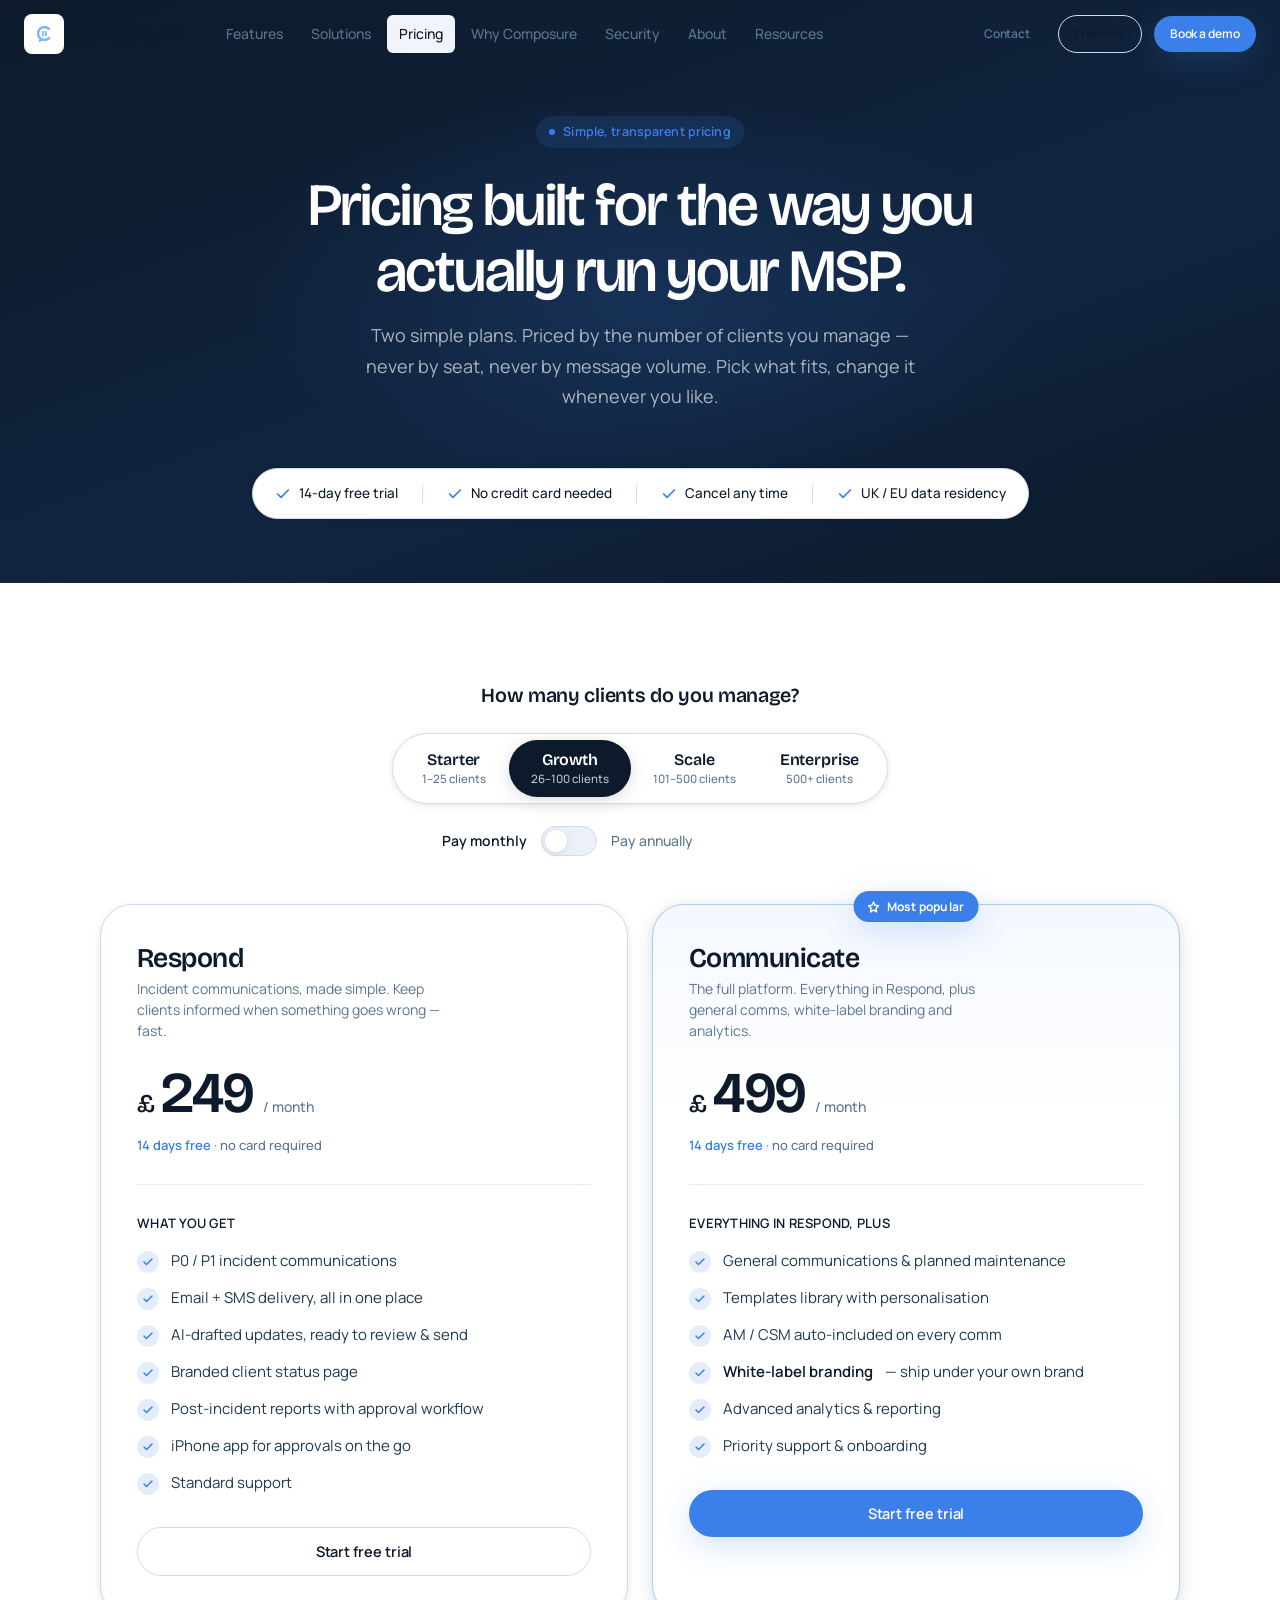
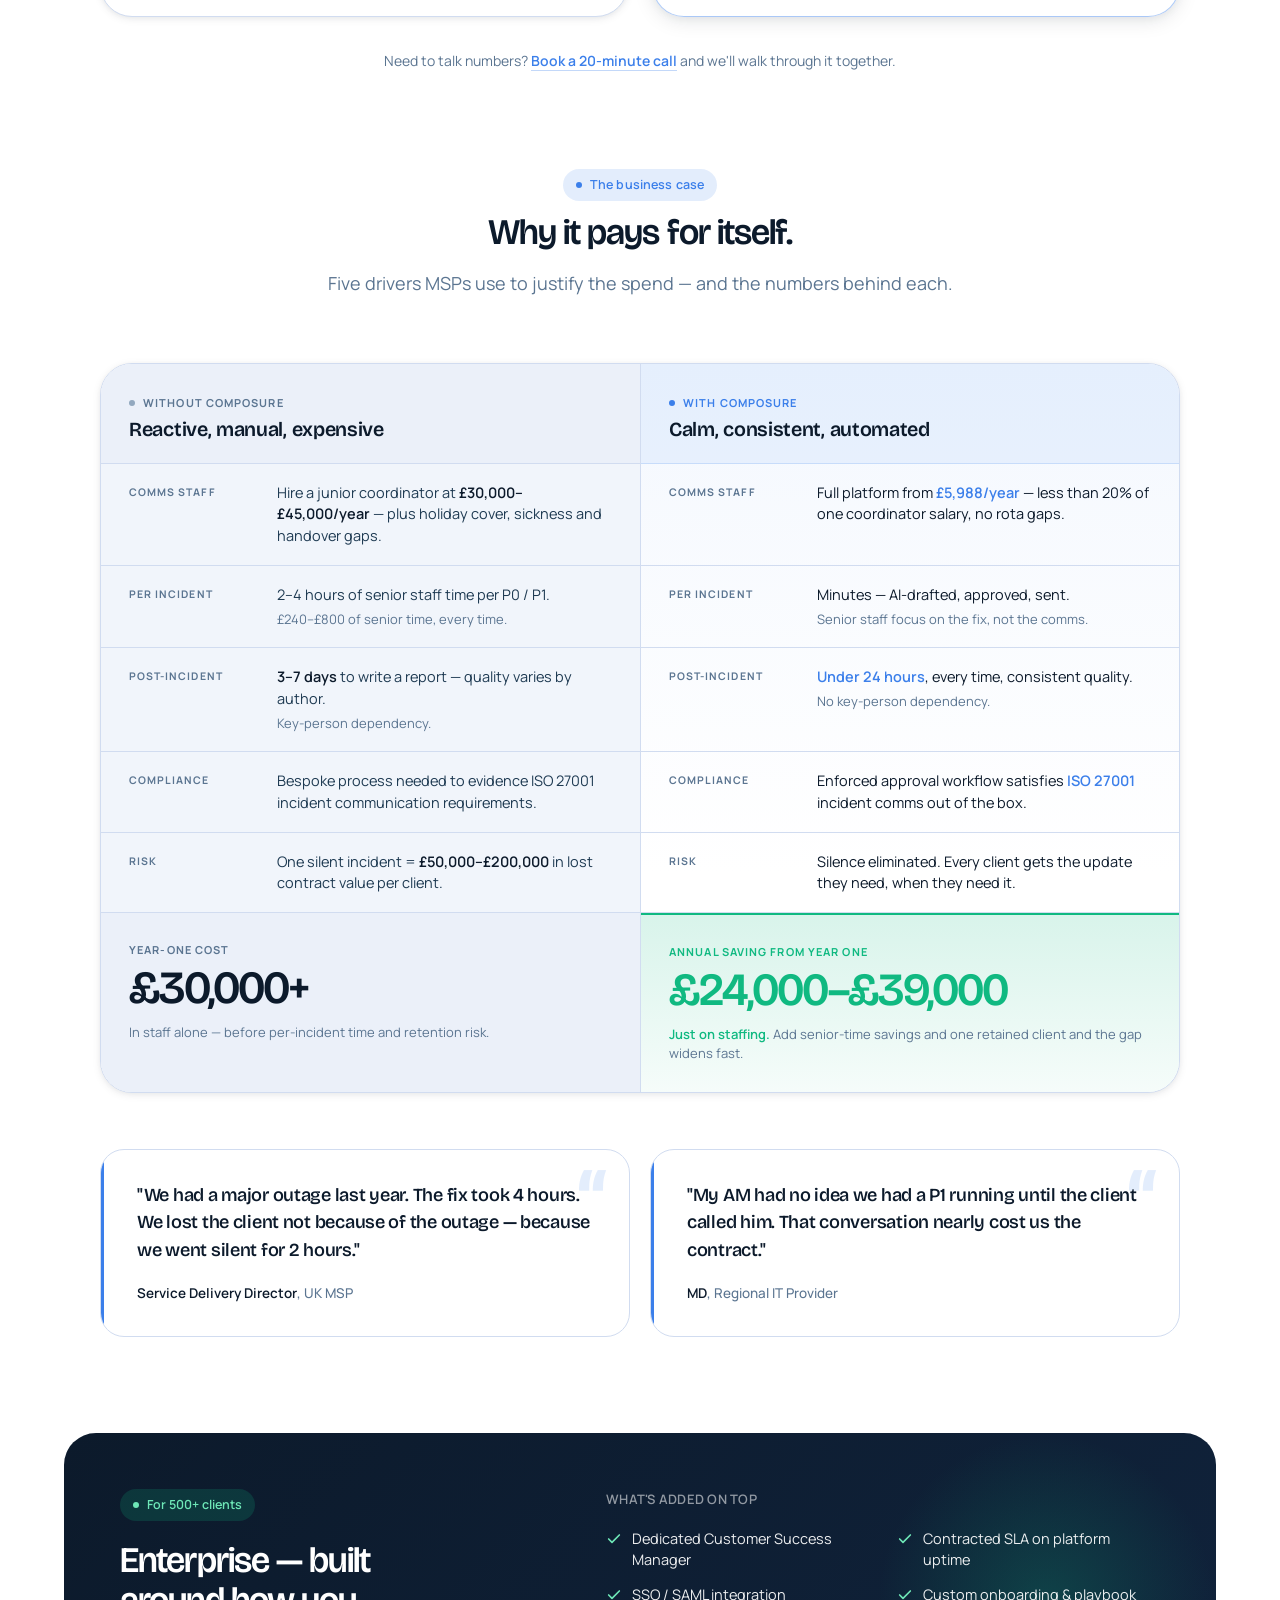
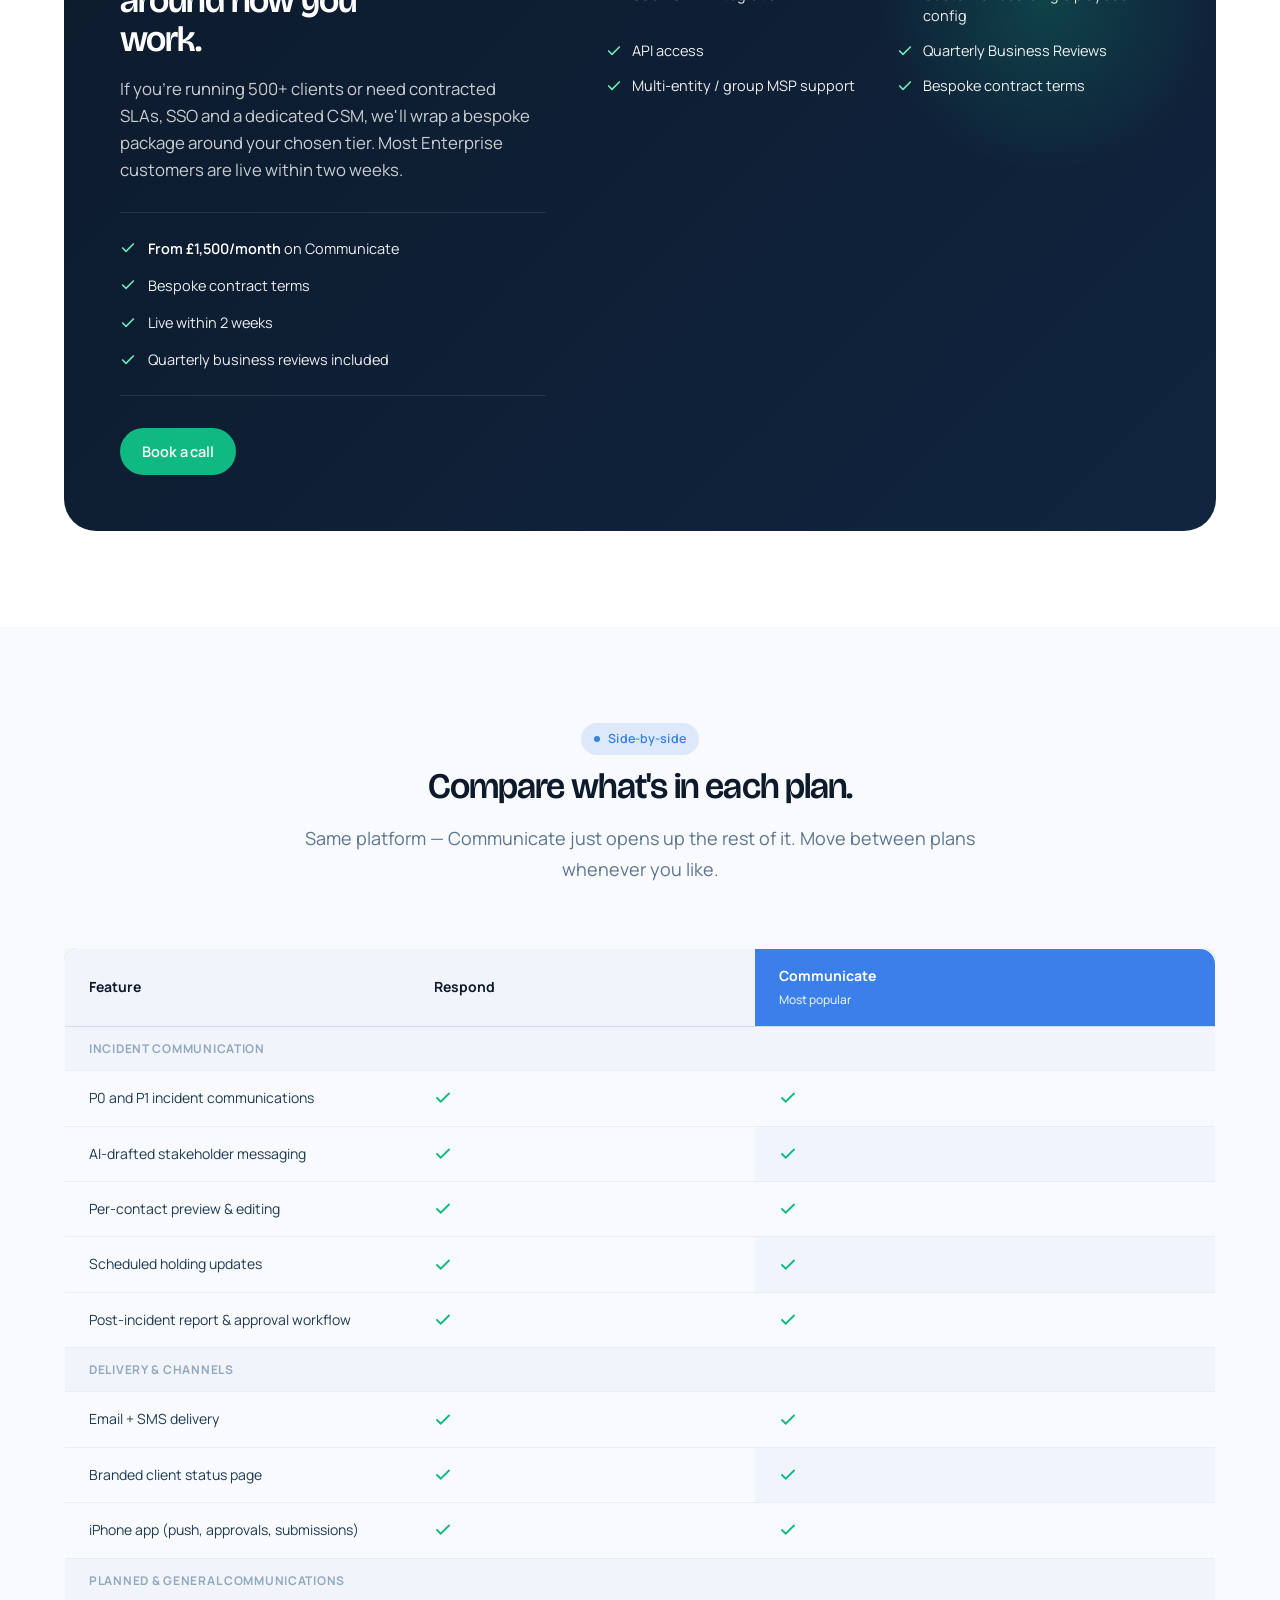
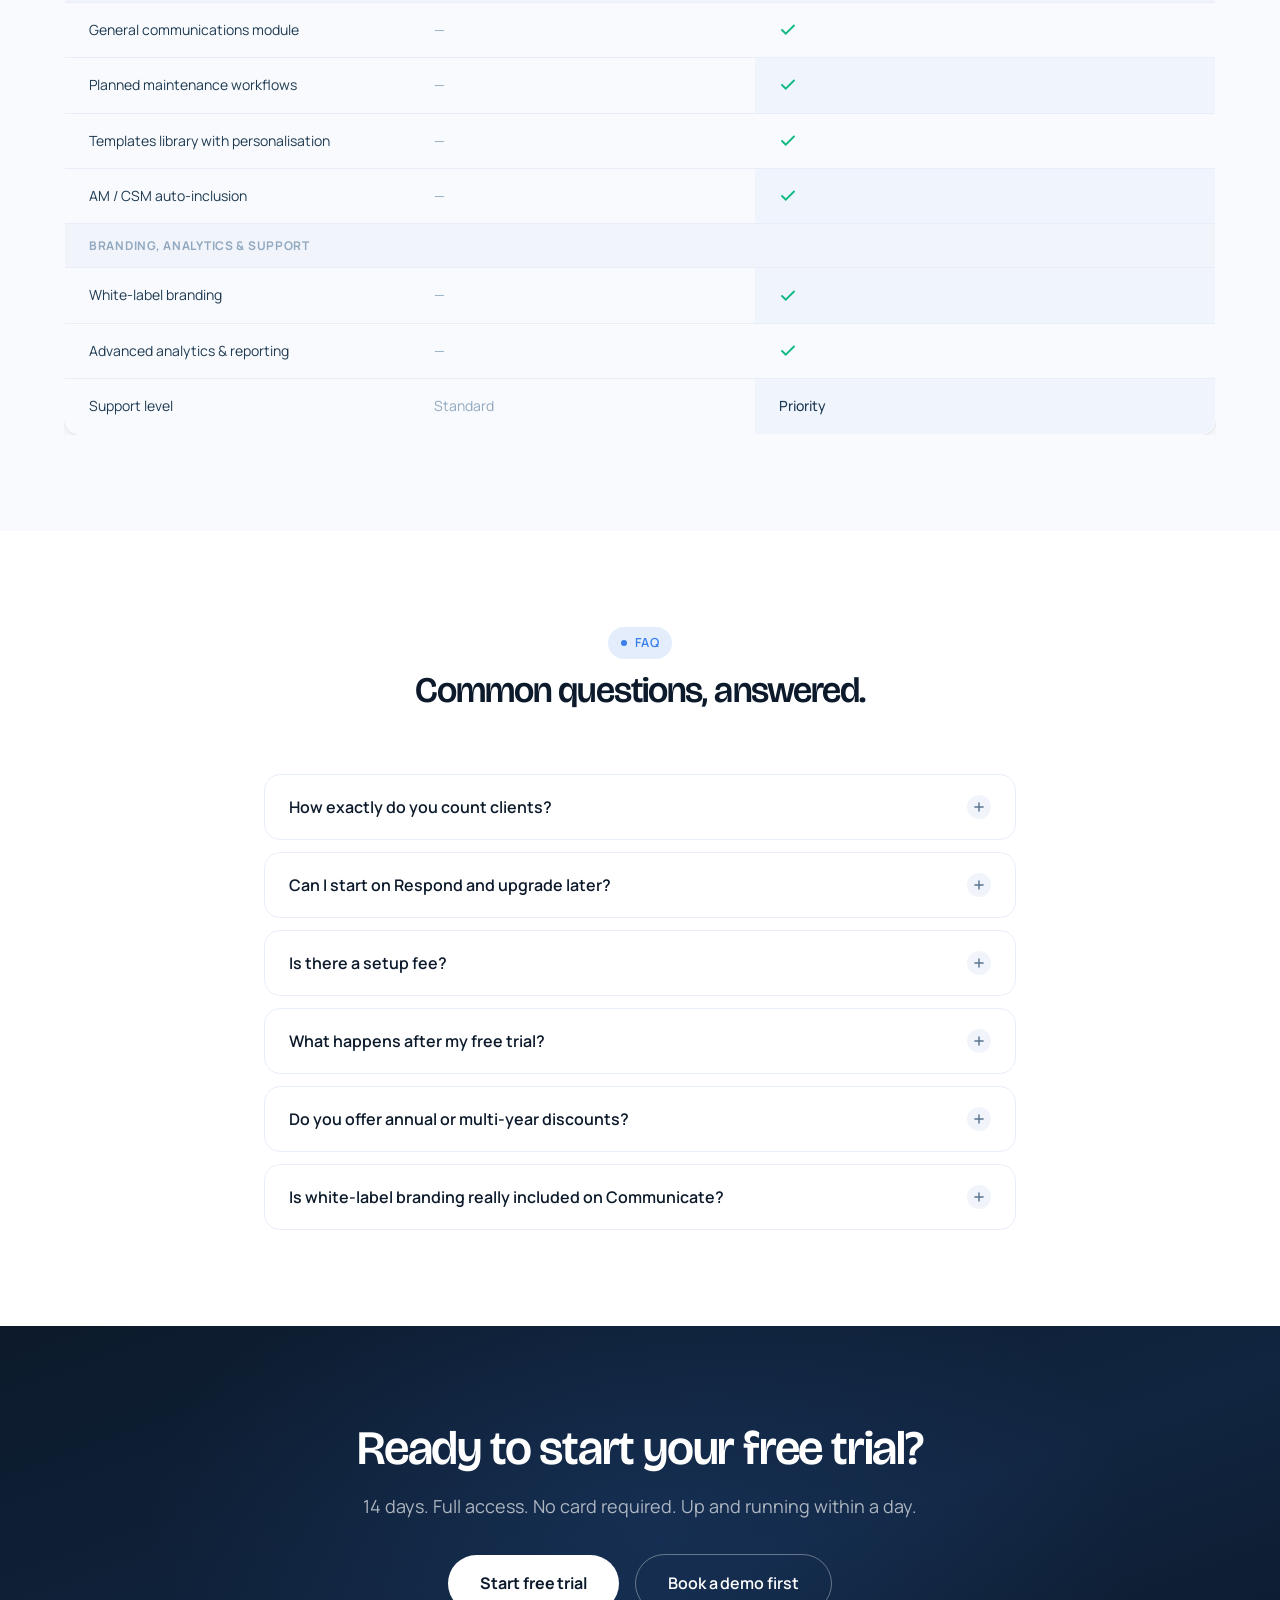
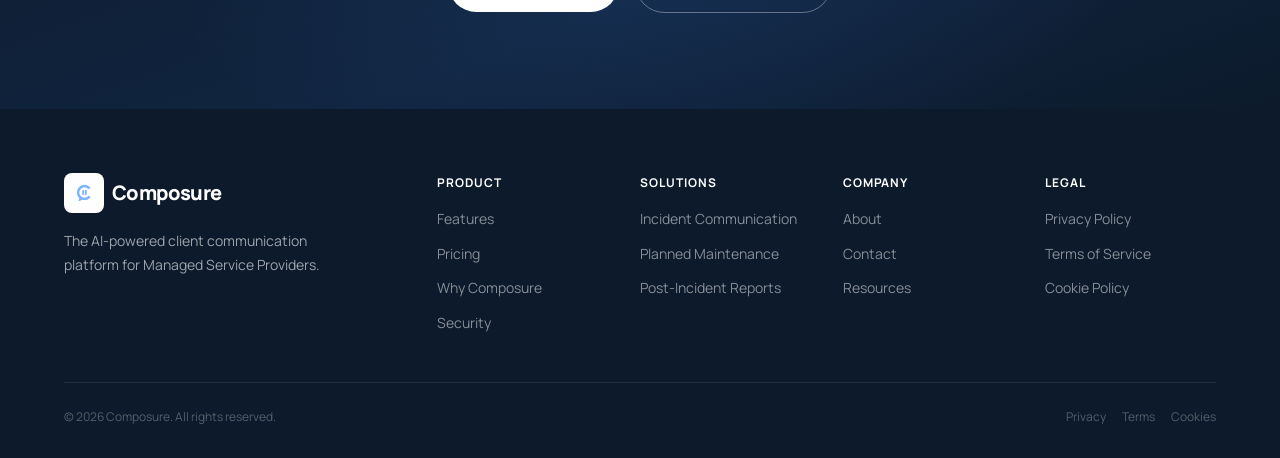
<file: pricing.html>
<!DOCTYPE html>
<html lang="en-GB">
<head>
  <meta charset="UTF-8">
  <meta name="viewport" content="width=device-width, initial-scale=1.0">
  <meta name="description" content="Composure pricing — simple, transparent plans priced by client volume. Respond from £149/mo, Communicate (full platform with white-label) from £299/mo. Enterprise from £1,500/mo.">
  <title>Pricing — Composure</title>
  <link rel="stylesheet" href="css/styles.css">
  <style>
    /* ========================================================
       PRICING PAGE — bespoke components on top of shared system
       ======================================================== */

    /* Trust pill bar */
    .trust-pillbar{
      display:inline-flex;
      align-items:center;
      gap:24px;
      padding:14px 22px;
      background:var(--white);
      border:1px solid var(--border);
      border-radius:var(--radius-full);
      box-shadow:var(--shadow-sm);
      flex-wrap:wrap;
      justify-content:center;
      margin-top:var(--sp-6);
    }
    .trust-pillbar-item{
      display:inline-flex;
      align-items:center;
      gap:8px;
      font-size:13.5px;
      font-weight:500;
      color:var(--navy);
    }
    .trust-pillbar-item svg{color:var(--accent);flex-shrink:0;}
    .trust-pillbar .sep{width:1px;height:18px;background:var(--border);}
    @media (max-width:560px){
      .trust-pillbar{flex-direction:column;gap:10px;padding:14px 22px;border-radius:var(--radius-xl);}
      .trust-pillbar .sep{display:none;}
    }

    /* Controls */
    .pricing-controls{
      display:flex;
      flex-direction:column;
      align-items:center;
      gap:22px;
      margin-bottom:48px;
    }
    .controls-q{
      font-family:var(--font-display);
      font-size:1.25rem;
      font-weight:580;
      color:var(--navy);
      letter-spacing:-0.015em;
      font-variation-settings:"opsz" 36;
    }

    /* Band segmented selector */
    .band-segments{
      display:inline-flex;
      align-items:stretch;
      background:var(--white);
      padding:6px;
      border-radius:var(--radius-full);
      border:1px solid var(--border);
      box-shadow:var(--shadow-sm);
      flex-wrap:wrap;
      justify-content:center;
    }
    .band-seg{
      display:inline-flex;
      flex-direction:column;
      align-items:center;
      padding:11px 22px;
      border-radius:var(--radius-full);
      cursor:pointer;
      transition:background .25s var(--ease),color .25s var(--ease),box-shadow .25s var(--ease);
      min-width:110px;
      background:none;
      border:none;
      font-family:inherit;
    }
    .band-seg-name{
      font-family:var(--font-display);
      font-size:1rem;
      font-weight:600;
      color:var(--navy);
      letter-spacing:-0.01em;
      line-height:1.1;
    }
    .band-seg-range{
      font-size:11.5px;
      color:var(--text-muted);
      font-weight:500;
      margin-top:2px;
    }
    .band-seg:hover{background:var(--surface);}
    .band-seg.active{
      background:var(--navy);
      box-shadow:var(--shadow-md);
    }
    .band-seg.active .band-seg-name,
    .band-seg.active .band-seg-range{color:var(--white);}
    .band-seg.active .band-seg-range{opacity:0.75;}

    /* Period switch */
    .period-switch{
      display:inline-flex;
      align-items:center;
      gap:14px;
    }
    .period-switch-label{
      font-size:14px;
      font-weight:500;
      color:var(--text-muted);
      transition:color .2s var(--ease);
    }
    .period-switch-label.active{color:var(--navy);font-weight:600;}
    .period-switch-track{
      position:relative;
      width:56px;
      height:30px;
      background:var(--surface-alt);
      border:1px solid var(--border);
      border-radius:var(--radius-full);
      cursor:pointer;
      transition:background .25s var(--ease),border-color .25s var(--ease);
      padding:0;
    }
    .period-switch-track::after{
      content:'';
      position:absolute;
      width:22px;
      height:22px;
      background:var(--white);
      border-radius:50%;
      top:3px;
      left:3px;
      box-shadow:var(--shadow-sm);
      transition:transform .3s cubic-bezier(.16,1,.3,1);
    }
    .period-switch.annual .period-switch-track{background:var(--accent);border-color:var(--accent);}
    .period-switch.annual .period-switch-track::after{transform:translateX(26px);}
    .period-saving{
      display:inline-flex;
      align-items:center;
      gap:6px;
      padding:5px 12px;
      background:var(--accent-glow);
      color:var(--accent);
      font-size:12.5px;
      font-weight:600;
      border-radius:var(--radius-full);
      opacity:0;
      transform:translateX(-4px);
      transition:opacity .25s var(--ease),transform .3s var(--ease);
      pointer-events:none;
    }
    .period-saving.show{opacity:1;transform:translateX(0);}

    /* Tier cards */
    .tiers{
      display:grid;
      grid-template-columns:1fr 1fr;
      gap:24px;
      align-items:stretch;
      max-width:1080px;
      margin:0 auto;
    }
    @media (max-width:880px){.tiers{grid-template-columns:1fr;gap:18px;}}

    .tier{
      position:relative;
      background:var(--white);
      border:1px solid var(--border);
      border-radius:var(--radius-2xl);
      padding:40px 36px;
      display:flex;
      flex-direction:column;
      transition:transform .35s cubic-bezier(.16,1,.3,1),box-shadow .35s var(--ease);
      box-shadow:var(--shadow-sm);
    }
    .tier:hover{transform:translateY(-3px);box-shadow:var(--shadow-md);}

    .tier-communicate{
      border-color:rgba(59,127,234,0.40);
      background:linear-gradient(180deg,#F4F8FE 0%,var(--white) 30%);
      box-shadow:var(--shadow-md);
    }
    .tier-communicate:hover{box-shadow:var(--shadow-accent);}

    .tier-recommended-tag{
      position:absolute;
      top:-14px;
      left:50%;
      transform:translateX(-50%);
      display:inline-flex;
      align-items:center;
      gap:7px;
      padding:6px 14px;
      background:var(--accent);
      color:var(--white);
      font-size:12px;
      font-weight:700;
      letter-spacing:0.02em;
      border-radius:var(--radius-full);
      box-shadow:var(--shadow-accent);
    }
    @media (max-width:880px){.tier{padding:36px 28px;}}

    .tier-header{
      padding-bottom:28px;
      border-bottom:1px solid var(--border-light);
      margin-bottom:28px;
    }
    .tier-name{
      font-family:var(--font-display);
      font-size:1.7rem;
      font-weight:600;
      letter-spacing:-0.02em;
      color:var(--navy);
      margin:0 0 6px;
      line-height:1;
      font-variation-settings:"opsz" 48;
    }
    .tier-tag{
      font-size:14px;
      color:var(--text-muted);
      margin-bottom:24px;
      line-height:1.5;
      max-width:36ch;
    }
    .tier-price{
      display:flex;
      align-items:baseline;
      gap:6px;
      margin-bottom:0;
    }
    .tier-price .pre{
      font-size:14px;
      color:var(--text-muted);
      font-weight:500;
      margin-right:4px;
    }
    .tier-price .cur{
      font-family:var(--font-display);
      font-size:1.6rem;
      color:var(--navy);
      font-weight:500;
      font-variation-settings:"opsz" 36;
    }
    .tier-price .amt{
      font-family:var(--font-display);
      font-size:3.6rem;
      font-weight:580;
      color:var(--navy);
      letter-spacing:-0.04em;
      line-height:1;
      font-variation-settings:"opsz" 96;
      font-variant-numeric:tabular-nums;
    }
    .tier-price .per{
      font-size:14px;
      color:var(--text-muted);
      font-weight:500;
      margin-left:4px;
    }
    .tier-price-trial{
      margin-top:10px;
      font-size:13px;
      color:var(--text-muted);
      font-weight:500;
    }
    .tier-price-trial strong{color:var(--accent);font-weight:600;}

    .tier-features-label{
      font-size:13px;
      font-weight:600;
      letter-spacing:0.02em;
      color:var(--navy);
      margin-bottom:16px;
      text-transform:uppercase;
    }
    .tier-features{display:flex;flex-direction:column;gap:14px;}
    .tier-feat{
      display:flex;
      align-items:flex-start;
      gap:12px;
      font-size:15px;
      line-height:1.5;
      color:var(--text-body);
    }
    .tier-feat .ck{
      flex:0 0 22px;
      width:22px;
      height:22px;
      border-radius:50%;
      background:var(--accent-glow);
      color:var(--accent);
      display:inline-flex;
      align-items:center;
      justify-content:center;
      margin-top:1px;
    }
    .tier-feat strong{color:var(--navy);font-weight:600;}

    .tier-cta{margin-top:32px;}
    .tier-cta .btn{width:100%;justify-content:center;}

    .pricing-note{
      text-align:center;
      margin-top:32px;
      font-size:14px;
      color:var(--text-muted);
    }
    .pricing-note a{color:var(--accent);font-weight:600;border-bottom:1px solid rgba(59,127,234,0.30);}

    /* Enterprise card */
    .ent{
      background:linear-gradient(135deg,var(--navy) 0%,var(--navy-mid) 100%);
      color:var(--white);
      border-radius:var(--radius-2xl);
      padding:56px;
      position:relative;
      overflow:hidden;
    }
    @media (max-width:880px){.ent{padding:40px 28px;}}
    .ent::before{
      content:'';
      position:absolute;
      top:0;
      right:0;
      width:340px;
      height:340px;
      background:radial-gradient(circle,rgba(16,185,129,0.22) 0%,transparent 70%);
      pointer-events:none;
    }
    .ent-grid{
      display:grid;
      grid-template-columns:1fr 1.3fr;
      gap:60px;
      align-items:start;
      position:relative;
      z-index:1;
    }
    @media (max-width:880px){.ent-grid{grid-template-columns:1fr;gap:32px;}}
    .ent-tag{
      display:inline-flex;
      align-items:center;
      gap:8px;
      padding:6px 13px;
      background:rgba(16,185,129,0.18);
      color:#6EE7B7;
      font-size:12.5px;
      font-weight:600;
      border-radius:var(--radius-full);
      margin-bottom:20px;
    }
    .ent-tag .dot{width:6px;height:6px;border-radius:50%;background:#6EE7B7;}
    .ent h2{color:var(--white);max-width:14ch;margin-bottom:16px;}
    .ent-lead{
      font-size:1.05rem;
      color:rgba(255,255,255,0.78);
      line-height:1.6;
      margin-bottom:28px;
      max-width:42ch;
    }
    .ent-meta{
      display:flex;
      flex-direction:column;
      gap:14px;
      margin-bottom:32px;
      padding:24px 0;
      border-top:1px solid rgba(255,255,255,0.10);
      border-bottom:1px solid rgba(255,255,255,0.10);
    }
    .ent-meta-row{display:flex;align-items:center;gap:12px;font-size:14.5px;color:rgba(255,255,255,0.92);}
    .ent-meta-row svg{color:#6EE7B7;flex-shrink:0;}
    .ent-meta-row strong{color:var(--white);font-weight:600;}

    .ent-addons-label{
      font-size:13px;
      font-weight:600;
      letter-spacing:0.02em;
      color:rgba(255,255,255,0.55);
      margin-bottom:18px;
      text-transform:uppercase;
    }
    .ent-addons{display:grid;grid-template-columns:1fr 1fr;gap:14px 28px;}
    @media (max-width:560px){.ent-addons{grid-template-columns:1fr;}}
    .ent-addon{
      display:flex;
      align-items:flex-start;
      gap:10px;
      font-size:14.5px;
      line-height:1.45;
      color:rgba(255,255,255,0.92);
    }
    .ent-addon svg{color:#6EE7B7;flex-shrink:0;margin-top:3px;}

    .btn-success{
      background:var(--success);
      color:var(--white);
    }
    .btn-success:hover{background:#0E9F8E;transform:translateY(-1px);box-shadow:0 12px 28px -8px rgba(16,185,129,0.4);}

    /* Business case — per-column layout with subgrid row alignment */
    .case-compare{
      display:grid;
      grid-template-columns:1fr 1fr;
      grid-template-rows:auto repeat(5,auto) auto;
      max-width:1080px;
      margin:0 auto 56px;
      border:1px solid var(--border);
      border-radius:var(--radius-2xl);
      overflow:hidden;
      box-shadow:var(--shadow-sm);
      background:var(--white);
    }
    .case-col{
      display:grid;
      grid-template-rows:subgrid;
      grid-row:1 / -1;
      background:var(--white);
    }
    .case-col-without{background:var(--surface);}
    .case-col-with{
      background:linear-gradient(180deg,#F4F8FE 0%,var(--white) 70%);
      border-left:1px solid var(--border);
    }
    @media (max-width:880px){
      .case-compare{grid-template-columns:1fr;grid-template-rows:auto;}
      .case-col{display:flex;flex-direction:column;grid-row:auto;}
      .case-col-with{border-left:none;border-top:1px solid var(--border);}
    }

    /* Header */
    .case-col-head{
      padding:24px 28px 22px;
      border-bottom:1px solid var(--border);
    }
    .case-col-without .case-col-head{background:var(--surface-alt);}
    .case-col-with .case-col-head{
      background:rgba(59,127,234,0.08);
      border-bottom-color:rgba(59,127,234,0.18);
    }
    .case-col-eyebrow{
      display:inline-flex;
      align-items:center;
      gap:8px;
      font-size:11px;
      font-weight:700;
      letter-spacing:0.10em;
      text-transform:uppercase;
      color:var(--text-muted);
      margin-bottom:6px;
    }
    .case-col-eyebrow::before{
      content:'';
      width:6px;height:6px;border-radius:50%;
      background:var(--text-subtle);
    }
    .case-col-with .case-col-eyebrow{color:var(--accent);}
    .case-col-with .case-col-eyebrow::before{background:var(--accent);}
    .case-col-title{
      font-family:var(--font-display);
      font-size:1.25rem;
      font-weight:600;
      letter-spacing:-0.015em;
      color:var(--navy);
      font-variation-settings:"opsz" 36;
      line-height:1.15;
    }

    /* Body row */
    .case-row{
      display:grid;
      grid-template-columns:130px 1fr;
      gap:18px;
      padding:18px 28px;
      border-bottom:1px solid var(--border);
      font-size:14.5px;
      line-height:1.5;
      align-items:flex-start;
    }
    .case-row-label{
      font-size:10.5px;
      font-weight:700;
      letter-spacing:0.10em;
      color:var(--text-muted);
      text-transform:uppercase;
      padding-top:3px;
    }
    .case-row-value{color:var(--text-body);}
    .case-col-with .case-row-value{color:var(--navy);}
    .case-row-value strong{color:var(--navy);font-weight:600;}
    .case-col-with .case-row-value strong{color:var(--accent);}
    .case-sub{
      display:block;
      font-size:13px;
      color:var(--text-muted);
      margin-top:4px;
    }

    /* Footer — savings in GREEN */
    .case-foot{
      padding:28px;
      background:var(--surface-alt);
      display:flex;
      flex-direction:column;
      gap:6px;
    }
    .case-col-with .case-foot{
      background:linear-gradient(180deg,rgba(16,185,129,0.16) 0%,rgba(16,185,129,0.04) 100%);
      border-top:2px solid var(--success);
    }
    .case-foot-label{
      font-size:11px;
      font-weight:700;
      letter-spacing:0.10em;
      text-transform:uppercase;
      color:var(--text-muted);
    }
    .case-col-with .case-foot-label{color:var(--success);}
    .case-foot-value{
      font-family:var(--font-display);
      font-size:clamp(2rem,3.6vw,3rem);
      font-weight:580;
      letter-spacing:-0.035em;
      color:var(--navy);
      line-height:1;
      font-variation-settings:"opsz" 96;
    }
    .case-col-with .case-foot-value{color:var(--success);}
    .case-foot-sub{
      font-size:13px;
      color:var(--text-muted);
      margin-top:6px;
      line-height:1.5;
    }
    .case-col-with .case-foot-sub strong{color:var(--success);font-weight:600;}

    /* Testimonials */
    .bc-quotes{
      display:grid;
      grid-template-columns:1fr 1fr;
      gap:20px;
      max-width:1080px;
      margin:0 auto;
    }
    @media (max-width:880px){.bc-quotes{grid-template-columns:1fr;}}
    .bc-quote{
      background:var(--white);
      border:1px solid var(--border);
      border-radius:var(--radius-xl);
      padding:32px;
      padding-left:36px;
      position:relative;
      overflow:hidden;
    }
    .bc-quote::before{
      content:'';
      position:absolute;
      left:0;
      top:0;
      bottom:0;
      width:3px;
      background:var(--accent);
    }
    .bc-quote::after{
      content:'\201C';
      position:absolute;
      top:8px;
      right:22px;
      font-family:var(--font-display);
      font-size:5.5rem;
      line-height:1;
      color:var(--accent-glow);
      font-weight:600;
      pointer-events:none;
    }
    .bc-quote blockquote{
      font-family:var(--font-display);
      font-size:1.15rem;
      font-weight:540;
      letter-spacing:-0.015em;
      line-height:1.5;
      color:var(--navy);
      margin:0 0 18px;
      font-variation-settings:"opsz" 36;
      position:relative;
      z-index:1;
    }
    .bc-quote figcaption{
      font-size:13.5px;
      color:var(--text-muted);
      font-weight:500;
    }
    .bc-quote figcaption strong{color:var(--navy);font-weight:600;}
  </style>
</head>
<body>

<!-- NAV -->
<nav class="nav">
  <div class="nav-inner">
    <a href="index.html" class="nav-logo"><img src="images/logo.png" alt="Composure" class="nav-logo-img">Composure</a>
    <div class="nav-links">
      <a href="features.html" class="nav-link">Features</a>
      <a href="solutions.html" class="nav-link">Solutions</a>
      <a href="pricing.html" class="nav-link active">Pricing</a>
      <a href="comparison.html" class="nav-link">Why Composure</a>
      <a href="security.html" class="nav-link">Security</a>
      <a href="about.html" class="nav-link">About</a>
      <a href="resources.html" class="nav-link">Resources</a>
    </div>
    <div class="nav-actions">
      <a href="contact.html" class="btn btn-ghost btn-sm">Contact</a>
      <a href="start-trial.html" class="btn btn-secondary btn-sm">Free trial</a>
      <a href="contact.html" class="btn btn-primary btn-sm">Book a demo</a>
    </div>
    <button class="nav-mobile-toggle" aria-label="Open menu"><svg width="22" height="22" viewBox="0 0 24 24" fill="none" stroke="currentColor" stroke-width="2" stroke-linecap="round"><line x1="3" y1="6" x2="21" y2="6"/><line x1="3" y1="12" x2="21" y2="12"/><line x1="3" y1="18" x2="21" y2="18"/></svg></button>
  </div>
</nav>
<div class="mobile-nav-overlay"></div>
<div class="mobile-nav">
  <div class="mobile-nav-header"><a href="index.html" class="nav-logo" style="font-size:1.1rem;"><img src="images/logo.png" alt="Composure" class="nav-logo-img">Composure</a><button class="mobile-nav-close btn btn-ghost" style="padding:8px;"><svg width="20" height="20" viewBox="0 0 24 24" fill="none" stroke="currentColor" stroke-width="2" stroke-linecap="round"><line x1="18" y1="6" x2="6" y2="18"/><line x1="6" y1="6" x2="18" y2="18"/></svg></button></div>
  <div class="mobile-nav-links"><a href="features.html" class="mobile-nav-link">Features</a><a href="solutions.html" class="mobile-nav-link">Solutions</a><a href="pricing.html" class="mobile-nav-link">Pricing</a><a href="comparison.html" class="mobile-nav-link">Why Composure</a><a href="security.html" class="mobile-nav-link">Security</a><a href="about.html" class="mobile-nav-link">About</a><a href="contact.html" class="mobile-nav-link">Contact</a></div>
  <div class="mobile-nav-actions"><a href="contact.html" class="btn btn-primary" style="text-align:center;">Book a demo</a><a href="start-trial.html" class="btn btn-secondary" style="text-align:center;">Start free trial</a></div>
</div>

<!-- PAGE HERO -->
<section class="page-hero">
  <div class="container" style="position:relative;z-index:1;text-align:center;">
    <div class="eyebrow-tag" style="margin-bottom:var(--sp-3);">Simple, transparent pricing</div>
    <h1>Pricing built for the way you actually run your MSP.</h1>
    <p>Two simple plans. Priced by the number of clients you manage — never by seat, never by message volume. Pick what fits, change it whenever you like.</p>
    <div class="trust-pillbar">
      <div class="trust-pillbar-item"><svg width="16" height="16" viewBox="0 0 24 24" fill="none" stroke="currentColor" stroke-width="2.5" stroke-linecap="round" stroke-linejoin="round"><polyline points="20 6 9 17 4 12"/></svg>14-day free trial</div>
      <span class="sep"></span>
      <div class="trust-pillbar-item"><svg width="16" height="16" viewBox="0 0 24 24" fill="none" stroke="currentColor" stroke-width="2.5" stroke-linecap="round" stroke-linejoin="round"><polyline points="20 6 9 17 4 12"/></svg>No credit card needed</div>
      <span class="sep"></span>
      <div class="trust-pillbar-item"><svg width="16" height="16" viewBox="0 0 24 24" fill="none" stroke="currentColor" stroke-width="2.5" stroke-linecap="round" stroke-linejoin="round"><polyline points="20 6 9 17 4 12"/></svg>Cancel any time</div>
      <span class="sep"></span>
      <div class="trust-pillbar-item"><svg width="16" height="16" viewBox="0 0 24 24" fill="none" stroke="currentColor" stroke-width="2.5" stroke-linecap="round" stroke-linejoin="round"><polyline points="20 6 9 17 4 12"/></svg>UK / EU data residency</div>
    </div>
  </div>
</section>

<!-- PRICING -->
<section class="section" aria-labelledby="pricing-heading">
  <div class="container">

    <div class="pricing-controls">
      <div class="controls-q" id="pricing-heading">How many clients do you manage?</div>

      <div class="band-segments fade-up" id="bands" role="tablist" aria-label="Client volume bands">
        <button class="band-seg" data-band="Starter" role="tab"><span class="band-seg-name">Starter</span><span class="band-seg-range">1–25 clients</span></button>
        <button class="band-seg active" data-band="Growth" role="tab" aria-selected="true"><span class="band-seg-name">Growth</span><span class="band-seg-range">26–100 clients</span></button>
        <button class="band-seg" data-band="Scale" role="tab"><span class="band-seg-name">Scale</span><span class="band-seg-range">101–500 clients</span></button>
        <button class="band-seg" data-band="Enterprise" role="tab"><span class="band-seg-name">Enterprise</span><span class="band-seg-range">500+ clients</span></button>
      </div>

      <div class="period-switch" id="period-switch">
        <span class="period-switch-label active" data-label="monthly">Pay monthly</span>
        <button class="period-switch-track" id="period-track" aria-label="Toggle billing period"></button>
        <span class="period-switch-label" data-label="annual">Pay annually</span>
        <span class="period-saving" id="period-saving">
          <svg width="12" height="12" viewBox="0 0 24 24" fill="none" stroke="currentColor" stroke-width="3" stroke-linecap="round" stroke-linejoin="round"><polyline points="20 6 9 17 4 12"/></svg>
          Save 2 months
        </span>
      </div>
    </div>

    <div class="tiers fade-up">
      <!-- RESPOND -->
      <div class="tier tier-respond">
        <div class="tier-header">
          <h3 class="tier-name">Respond</h3>
          <p class="tier-tag">Incident communications, made simple. Keep clients informed when something goes wrong — fast.</p>
          <div class="tier-price" id="respond-price">
            <span class="cur">£</span><span class="amt">249</span><span class="per">/ month</span>
          </div>
          <div class="tier-price-trial"><strong>14 days free</strong> &middot; no card required</div>
        </div>
        <div class="tier-features-label">What you get</div>
        <div class="tier-features">
          <div class="tier-feat"><span class="ck"><svg width="12" height="12" viewBox="0 0 24 24" fill="none" stroke="currentColor" stroke-width="3" stroke-linecap="round" stroke-linejoin="round"><polyline points="20 6 9 17 4 12"/></svg></span>P0 / P1 incident communications</div>
          <div class="tier-feat"><span class="ck"><svg width="12" height="12" viewBox="0 0 24 24" fill="none" stroke="currentColor" stroke-width="3" stroke-linecap="round" stroke-linejoin="round"><polyline points="20 6 9 17 4 12"/></svg></span>Email + SMS delivery, all in one place</div>
          <div class="tier-feat"><span class="ck"><svg width="12" height="12" viewBox="0 0 24 24" fill="none" stroke="currentColor" stroke-width="3" stroke-linecap="round" stroke-linejoin="round"><polyline points="20 6 9 17 4 12"/></svg></span>AI-drafted updates, ready to review &amp; send</div>
          <div class="tier-feat"><span class="ck"><svg width="12" height="12" viewBox="0 0 24 24" fill="none" stroke="currentColor" stroke-width="3" stroke-linecap="round" stroke-linejoin="round"><polyline points="20 6 9 17 4 12"/></svg></span>Branded client status page</div>
          <div class="tier-feat"><span class="ck"><svg width="12" height="12" viewBox="0 0 24 24" fill="none" stroke="currentColor" stroke-width="3" stroke-linecap="round" stroke-linejoin="round"><polyline points="20 6 9 17 4 12"/></svg></span>Post-incident reports with approval workflow</div>
          <div class="tier-feat"><span class="ck"><svg width="12" height="12" viewBox="0 0 24 24" fill="none" stroke="currentColor" stroke-width="3" stroke-linecap="round" stroke-linejoin="round"><polyline points="20 6 9 17 4 12"/></svg></span>iPhone app for approvals on the go</div>
          <div class="tier-feat"><span class="ck"><svg width="12" height="12" viewBox="0 0 24 24" fill="none" stroke="currentColor" stroke-width="3" stroke-linecap="round" stroke-linejoin="round"><polyline points="20 6 9 17 4 12"/></svg></span>Standard support</div>
        </div>
        <div class="tier-cta">
          <a href="start-trial.html" class="btn btn-secondary">Start free trial</a>
        </div>
      </div>

      <!-- COMMUNICATE -->
      <div class="tier tier-communicate">
        <span class="tier-recommended-tag">
          <svg width="12" height="12" viewBox="0 0 24 24" fill="none" stroke="currentColor" stroke-width="3" stroke-linecap="round" stroke-linejoin="round"><polygon points="12 2 15 8.5 22 9.5 17 14.5 18 22 12 18 6 22 7 14.5 2 9.5 9 8.5 12 2"/></svg>
          Most popular
        </span>
        <div class="tier-header">
          <h3 class="tier-name">Communicate</h3>
          <p class="tier-tag">The full platform. Everything in Respond, plus general comms, white-label branding and analytics.</p>
          <div class="tier-price" id="communicate-price">
            <span class="cur">£</span><span class="amt">499</span><span class="per">/ month</span>
          </div>
          <div class="tier-price-trial"><strong>14 days free</strong> &middot; no card required</div>
        </div>
        <div class="tier-features-label">Everything in Respond, plus</div>
        <div class="tier-features">
          <div class="tier-feat"><span class="ck"><svg width="12" height="12" viewBox="0 0 24 24" fill="none" stroke="currentColor" stroke-width="3" stroke-linecap="round" stroke-linejoin="round"><polyline points="20 6 9 17 4 12"/></svg></span>General communications &amp; planned maintenance</div>
          <div class="tier-feat"><span class="ck"><svg width="12" height="12" viewBox="0 0 24 24" fill="none" stroke="currentColor" stroke-width="3" stroke-linecap="round" stroke-linejoin="round"><polyline points="20 6 9 17 4 12"/></svg></span>Templates library with personalisation</div>
          <div class="tier-feat"><span class="ck"><svg width="12" height="12" viewBox="0 0 24 24" fill="none" stroke="currentColor" stroke-width="3" stroke-linecap="round" stroke-linejoin="round"><polyline points="20 6 9 17 4 12"/></svg></span>AM / CSM auto-included on every comm</div>
          <div class="tier-feat"><span class="ck"><svg width="12" height="12" viewBox="0 0 24 24" fill="none" stroke="currentColor" stroke-width="3" stroke-linecap="round" stroke-linejoin="round"><polyline points="20 6 9 17 4 12"/></svg></span><strong>White-label branding</strong> — ship under your own brand</div>
          <div class="tier-feat"><span class="ck"><svg width="12" height="12" viewBox="0 0 24 24" fill="none" stroke="currentColor" stroke-width="3" stroke-linecap="round" stroke-linejoin="round"><polyline points="20 6 9 17 4 12"/></svg></span>Advanced analytics &amp; reporting</div>
          <div class="tier-feat"><span class="ck"><svg width="12" height="12" viewBox="0 0 24 24" fill="none" stroke="currentColor" stroke-width="3" stroke-linecap="round" stroke-linejoin="round"><polyline points="20 6 9 17 4 12"/></svg></span>Priority support &amp; onboarding</div>
        </div>
        <div class="tier-cta">
          <a href="start-trial.html" class="btn btn-primary">Start free trial</a>
        </div>
      </div>
    </div>

    <p class="pricing-note">Need to talk numbers? <a href="contact.html">Book a 20-minute call</a> and we'll walk through it together.</p>
  </div>
</section>

<!-- BUSINESS CASE -->
<section class="section" style="padding-top:0;" aria-labelledby="business-case-heading">
  <div class="container">
    <div class="section-header fade-up">
      <div class="eyebrow-tag">The business case</div>
      <h2 id="business-case-heading">Why it pays for itself.</h2>
      <p>Five drivers MSPs use to justify the spend — and the numbers behind each.</p>
    </div>

    <div class="case-compare fade-up">

      <!-- WITHOUT Composure -->
      <div class="case-col case-col-without">
        <div class="case-col-head">
          <div class="case-col-eyebrow">Without Composure</div>
          <div class="case-col-title">Reactive, manual, expensive</div>
        </div>

        <div class="case-row">
          <div class="case-row-label">Comms staff</div>
          <div class="case-row-value">Hire a junior coordinator at <strong>£30,000–£45,000/year</strong> &mdash; plus holiday cover, sickness and handover gaps.</div>
        </div>
        <div class="case-row">
          <div class="case-row-label">Per incident</div>
          <div class="case-row-value">2–4 hours of senior staff time per P0 / P1.<span class="case-sub">£240–£800 of senior time, every time.</span></div>
        </div>
        <div class="case-row">
          <div class="case-row-label">Post-incident</div>
          <div class="case-row-value"><strong>3–7 days</strong> to write a report &mdash; quality varies by author.<span class="case-sub">Key-person dependency.</span></div>
        </div>
        <div class="case-row">
          <div class="case-row-label">Compliance</div>
          <div class="case-row-value">Bespoke process needed to evidence ISO 27001 incident communication requirements.</div>
        </div>
        <div class="case-row">
          <div class="case-row-label">Risk</div>
          <div class="case-row-value">One silent incident = <strong>£50,000–£200,000</strong> in lost contract value per client.</div>
        </div>

        <div class="case-foot">
          <div class="case-foot-label">Year-one cost</div>
          <div class="case-foot-value">£30,000+</div>
          <div class="case-foot-sub">In staff alone &mdash; before per-incident time and retention risk.</div>
        </div>
      </div>

      <!-- WITH Composure -->
      <div class="case-col case-col-with">
        <div class="case-col-head">
          <div class="case-col-eyebrow">With Composure</div>
          <div class="case-col-title">Calm, consistent, automated</div>
        </div>

        <div class="case-row">
          <div class="case-row-label">Comms staff</div>
          <div class="case-row-value">Full platform from <strong>£5,988/year</strong> &mdash; less than 20% of one coordinator salary, no rota gaps.</div>
        </div>
        <div class="case-row">
          <div class="case-row-label">Per incident</div>
          <div class="case-row-value">Minutes &mdash; AI-drafted, approved, sent.<span class="case-sub">Senior staff focus on the fix, not the comms.</span></div>
        </div>
        <div class="case-row">
          <div class="case-row-label">Post-incident</div>
          <div class="case-row-value"><strong>Under 24 hours</strong>, every time, consistent quality.<span class="case-sub">No key-person dependency.</span></div>
        </div>
        <div class="case-row">
          <div class="case-row-label">Compliance</div>
          <div class="case-row-value">Enforced approval workflow satisfies <strong>ISO 27001</strong> incident comms out of the box.</div>
        </div>
        <div class="case-row">
          <div class="case-row-label">Risk</div>
          <div class="case-row-value">Silence eliminated. Every client gets the update they need, when they need it.</div>
        </div>

        <div class="case-foot">
          <div class="case-foot-label">Annual saving from year one</div>
          <div class="case-foot-value">£24,000–£39,000</div>
          <div class="case-foot-sub"><strong>Just on staffing.</strong> Add senior-time savings and one retained client and the gap widens fast.</div>
        </div>
      </div>

    </div>

    <div class="bc-quotes fade-up">
      <figure class="bc-quote">
        <blockquote>"We had a major outage last year. The fix took 4 hours. We lost the client not because of the outage — because we went silent for 2 hours."</blockquote>
        <figcaption><strong>Service Delivery Director</strong>, UK MSP</figcaption>
      </figure>
      <figure class="bc-quote">
        <blockquote>"My AM had no idea we had a P1 running until the client called him. That conversation nearly cost us the contract."</blockquote>
        <figcaption><strong>MD</strong>, Regional IT Provider</figcaption>
      </figure>
    </div>
  </div>
</section>

<!-- ENTERPRISE -->
<section class="section" style="padding-top:0;">
  <div class="container">
    <div class="ent fade-up">
      <div class="ent-grid">
        <div>
          <div class="ent-tag"><span class="dot"></span>For 500+ clients</div>
          <h2>Enterprise — built around how you work.</h2>
          <p class="ent-lead">If you're running 500+ clients or need contracted SLAs, SSO and a dedicated CSM, we'll wrap a bespoke package around your chosen tier. Most Enterprise customers are live within two weeks.</p>
          <div class="ent-meta">
            <div class="ent-meta-row"><svg width="16" height="16" viewBox="0 0 24 24" fill="none" stroke="currentColor" stroke-width="2.5" stroke-linecap="round" stroke-linejoin="round"><polyline points="20 6 9 17 4 12"/></svg><span><strong>From £1,500/month</strong> on Communicate</span></div>
            <div class="ent-meta-row"><svg width="16" height="16" viewBox="0 0 24 24" fill="none" stroke="currentColor" stroke-width="2.5" stroke-linecap="round" stroke-linejoin="round"><polyline points="20 6 9 17 4 12"/></svg><span>Bespoke contract terms</span></div>
            <div class="ent-meta-row"><svg width="16" height="16" viewBox="0 0 24 24" fill="none" stroke="currentColor" stroke-width="2.5" stroke-linecap="round" stroke-linejoin="round"><polyline points="20 6 9 17 4 12"/></svg><span>Live within 2 weeks</span></div>
            <div class="ent-meta-row"><svg width="16" height="16" viewBox="0 0 24 24" fill="none" stroke="currentColor" stroke-width="2.5" stroke-linecap="round" stroke-linejoin="round"><polyline points="20 6 9 17 4 12"/></svg><span>Quarterly business reviews included</span></div>
          </div>
          <a href="contact.html" class="btn btn-success">Book a call</a>
        </div>
        <div>
          <div class="ent-addons-label">What's added on top</div>
          <div class="ent-addons">
            <div class="ent-addon"><svg width="16" height="16" viewBox="0 0 24 24" fill="none" stroke="currentColor" stroke-width="2.5" stroke-linecap="round" stroke-linejoin="round"><polyline points="20 6 9 17 4 12"/></svg>Dedicated Customer Success Manager</div>
            <div class="ent-addon"><svg width="16" height="16" viewBox="0 0 24 24" fill="none" stroke="currentColor" stroke-width="2.5" stroke-linecap="round" stroke-linejoin="round"><polyline points="20 6 9 17 4 12"/></svg>Contracted SLA on platform uptime</div>
            <div class="ent-addon"><svg width="16" height="16" viewBox="0 0 24 24" fill="none" stroke="currentColor" stroke-width="2.5" stroke-linecap="round" stroke-linejoin="round"><polyline points="20 6 9 17 4 12"/></svg>SSO / SAML integration</div>
            <div class="ent-addon"><svg width="16" height="16" viewBox="0 0 24 24" fill="none" stroke="currentColor" stroke-width="2.5" stroke-linecap="round" stroke-linejoin="round"><polyline points="20 6 9 17 4 12"/></svg>Custom onboarding &amp; playbook config</div>
            <div class="ent-addon"><svg width="16" height="16" viewBox="0 0 24 24" fill="none" stroke="currentColor" stroke-width="2.5" stroke-linecap="round" stroke-linejoin="round"><polyline points="20 6 9 17 4 12"/></svg>API access</div>
            <div class="ent-addon"><svg width="16" height="16" viewBox="0 0 24 24" fill="none" stroke="currentColor" stroke-width="2.5" stroke-linecap="round" stroke-linejoin="round"><polyline points="20 6 9 17 4 12"/></svg>Quarterly Business Reviews</div>
            <div class="ent-addon"><svg width="16" height="16" viewBox="0 0 24 24" fill="none" stroke="currentColor" stroke-width="2.5" stroke-linecap="round" stroke-linejoin="round"><polyline points="20 6 9 17 4 12"/></svg>Multi-entity / group MSP support</div>
            <div class="ent-addon"><svg width="16" height="16" viewBox="0 0 24 24" fill="none" stroke="currentColor" stroke-width="2.5" stroke-linecap="round" stroke-linejoin="round"><polyline points="20 6 9 17 4 12"/></svg>Bespoke contract terms</div>
          </div>
        </div>
      </div>
    </div>
  </div>
</section>

<!-- COMPARISON -->
<section class="section section-alt">
  <div class="container">
    <div class="section-header fade-up">
      <div class="eyebrow-tag">Side-by-side</div>
      <h2>Compare what's in each plan.</h2>
      <p>Same platform — Communicate just opens up the rest of it. Move between plans whenever you like.</p>
    </div>
    <div class="fade-up" style="overflow-x:auto;">
      <table class="comparison-table" style="min-width:680px;">
        <thead>
          <tr>
            <th>Feature</th>
            <th>Respond</th>
            <th class="table-header-composure">Communicate<br><span style="font-size:var(--text-xs);font-weight:500;opacity:0.85;">Most popular</span></th>
          </tr>
        </thead>
        <tbody>
          <tr><td colspan="3" style="background:var(--surface);font-size:var(--text-xs);font-weight:700;letter-spacing:0.06em;text-transform:uppercase;color:var(--text-subtle);padding:var(--sp-3) var(--sp-6);">Incident communication</td></tr>
          <tr><td>P0 and P1 incident communications</td><td><svg class="icon-check" width="18" height="18" viewBox="0 0 24 24" fill="none" stroke="currentColor" stroke-width="2.5" stroke-linecap="round"><polyline points="20 6 9 17 4 12"/></svg></td><td class="col-composure"><svg class="icon-check" width="18" height="18" viewBox="0 0 24 24" fill="none" stroke="currentColor" stroke-width="2.5" stroke-linecap="round"><polyline points="20 6 9 17 4 12"/></svg></td></tr>
          <tr><td>AI-drafted stakeholder messaging</td><td><svg class="icon-check" width="18" height="18" viewBox="0 0 24 24" fill="none" stroke="currentColor" stroke-width="2.5" stroke-linecap="round"><polyline points="20 6 9 17 4 12"/></svg></td><td class="col-composure"><svg class="icon-check" width="18" height="18" viewBox="0 0 24 24" fill="none" stroke="currentColor" stroke-width="2.5" stroke-linecap="round"><polyline points="20 6 9 17 4 12"/></svg></td></tr>
          <tr><td>Per-contact preview &amp; editing</td><td><svg class="icon-check" width="18" height="18" viewBox="0 0 24 24" fill="none" stroke="currentColor" stroke-width="2.5" stroke-linecap="round"><polyline points="20 6 9 17 4 12"/></svg></td><td class="col-composure"><svg class="icon-check" width="18" height="18" viewBox="0 0 24 24" fill="none" stroke="currentColor" stroke-width="2.5" stroke-linecap="round"><polyline points="20 6 9 17 4 12"/></svg></td></tr>
          <tr><td>Scheduled holding updates</td><td><svg class="icon-check" width="18" height="18" viewBox="0 0 24 24" fill="none" stroke="currentColor" stroke-width="2.5" stroke-linecap="round"><polyline points="20 6 9 17 4 12"/></svg></td><td class="col-composure"><svg class="icon-check" width="18" height="18" viewBox="0 0 24 24" fill="none" stroke="currentColor" stroke-width="2.5" stroke-linecap="round"><polyline points="20 6 9 17 4 12"/></svg></td></tr>
          <tr><td>Post-incident report &amp; approval workflow</td><td><svg class="icon-check" width="18" height="18" viewBox="0 0 24 24" fill="none" stroke="currentColor" stroke-width="2.5" stroke-linecap="round"><polyline points="20 6 9 17 4 12"/></svg></td><td class="col-composure"><svg class="icon-check" width="18" height="18" viewBox="0 0 24 24" fill="none" stroke="currentColor" stroke-width="2.5" stroke-linecap="round"><polyline points="20 6 9 17 4 12"/></svg></td></tr>

          <tr><td colspan="3" style="background:var(--surface);font-size:var(--text-xs);font-weight:700;letter-spacing:0.06em;text-transform:uppercase;color:var(--text-subtle);padding:var(--sp-3) var(--sp-6);">Delivery &amp; channels</td></tr>
          <tr><td>Email + SMS delivery</td><td><svg class="icon-check" width="18" height="18" viewBox="0 0 24 24" fill="none" stroke="currentColor" stroke-width="2.5" stroke-linecap="round"><polyline points="20 6 9 17 4 12"/></svg></td><td class="col-composure"><svg class="icon-check" width="18" height="18" viewBox="0 0 24 24" fill="none" stroke="currentColor" stroke-width="2.5" stroke-linecap="round"><polyline points="20 6 9 17 4 12"/></svg></td></tr>
          <tr><td>Branded client status page</td><td><svg class="icon-check" width="18" height="18" viewBox="0 0 24 24" fill="none" stroke="currentColor" stroke-width="2.5" stroke-linecap="round"><polyline points="20 6 9 17 4 12"/></svg></td><td class="col-composure"><svg class="icon-check" width="18" height="18" viewBox="0 0 24 24" fill="none" stroke="currentColor" stroke-width="2.5" stroke-linecap="round"><polyline points="20 6 9 17 4 12"/></svg></td></tr>
          <tr><td>iPhone app (push, approvals, submissions)</td><td><svg class="icon-check" width="18" height="18" viewBox="0 0 24 24" fill="none" stroke="currentColor" stroke-width="2.5" stroke-linecap="round"><polyline points="20 6 9 17 4 12"/></svg></td><td class="col-composure"><svg class="icon-check" width="18" height="18" viewBox="0 0 24 24" fill="none" stroke="currentColor" stroke-width="2.5" stroke-linecap="round"><polyline points="20 6 9 17 4 12"/></svg></td></tr>

          <tr><td colspan="3" style="background:var(--surface);font-size:var(--text-xs);font-weight:700;letter-spacing:0.06em;text-transform:uppercase;color:var(--text-subtle);padding:var(--sp-3) var(--sp-6);">Planned &amp; general communications</td></tr>
          <tr><td>General communications module</td><td style="color:var(--text-subtle);">—</td><td class="col-composure"><svg class="icon-check" width="18" height="18" viewBox="0 0 24 24" fill="none" stroke="currentColor" stroke-width="2.5" stroke-linecap="round"><polyline points="20 6 9 17 4 12"/></svg></td></tr>
          <tr><td>Planned maintenance workflows</td><td style="color:var(--text-subtle);">—</td><td class="col-composure"><svg class="icon-check" width="18" height="18" viewBox="0 0 24 24" fill="none" stroke="currentColor" stroke-width="2.5" stroke-linecap="round"><polyline points="20 6 9 17 4 12"/></svg></td></tr>
          <tr><td>Templates library with personalisation</td><td style="color:var(--text-subtle);">—</td><td class="col-composure"><svg class="icon-check" width="18" height="18" viewBox="0 0 24 24" fill="none" stroke="currentColor" stroke-width="2.5" stroke-linecap="round"><polyline points="20 6 9 17 4 12"/></svg></td></tr>
          <tr><td>AM / CSM auto-inclusion</td><td style="color:var(--text-subtle);">—</td><td class="col-composure"><svg class="icon-check" width="18" height="18" viewBox="0 0 24 24" fill="none" stroke="currentColor" stroke-width="2.5" stroke-linecap="round"><polyline points="20 6 9 17 4 12"/></svg></td></tr>

          <tr><td colspan="3" style="background:var(--surface);font-size:var(--text-xs);font-weight:700;letter-spacing:0.06em;text-transform:uppercase;color:var(--text-subtle);padding:var(--sp-3) var(--sp-6);">Branding, analytics &amp; support</td></tr>
          <tr><td>White-label branding</td><td style="color:var(--text-subtle);">—</td><td class="col-composure"><svg class="icon-check" width="18" height="18" viewBox="0 0 24 24" fill="none" stroke="currentColor" stroke-width="2.5" stroke-linecap="round"><polyline points="20 6 9 17 4 12"/></svg></td></tr>
          <tr><td>Advanced analytics &amp; reporting</td><td style="color:var(--text-subtle);">—</td><td class="col-composure"><svg class="icon-check" width="18" height="18" viewBox="0 0 24 24" fill="none" stroke="currentColor" stroke-width="2.5" stroke-linecap="round"><polyline points="20 6 9 17 4 12"/></svg></td></tr>
          <tr><td>Support level</td><td style="color:var(--text-subtle);">Standard</td><td class="col-composure">Priority</td></tr>
        </tbody>
      </table>
    </div>
  </div>
</section>

<!-- FAQ -->
<section class="section">
  <div class="container-narrow">
    <div class="section-header fade-up">
      <div class="eyebrow-tag">FAQ</div>
      <h2>Common questions, answered.</h2>
    </div>
    <div class="faq-list fade-up">
      <div class="faq-item">
        <button class="faq-question">How exactly do you count clients?<div class="faq-icon"><svg width="14" height="14" viewBox="0 0 24 24" fill="none" stroke="currentColor" stroke-width="2.5" stroke-linecap="round"><line x1="12" y1="5" x2="12" y2="19"/><line x1="5" y1="12" x2="19" y2="12"/></svg></div></button>
        <div class="faq-answer"><div class="faq-answer-inner">A "client" is any end-customer organisation you manage communications for inside Composure. Move bands whenever your numbers change — we'll prorate the difference. We don't audit message volumes or seat counts.</div></div>
      </div>
      <div class="faq-item">
        <button class="faq-question">Can I start on Respond and upgrade later?<div class="faq-icon"><svg width="14" height="14" viewBox="0 0 24 24" fill="none" stroke="currentColor" stroke-width="2.5" stroke-linecap="round"><line x1="12" y1="5" x2="12" y2="19"/><line x1="5" y1="12" x2="19" y2="12"/></svg></div></button>
        <div class="faq-answer"><div class="faq-answer-inner">Absolutely. You can upgrade at any time and we'll prorate the cost. Most MSPs end up moving to Communicate within the first 60 days once they see the full platform in action.</div></div>
      </div>
      <div class="faq-item">
        <button class="faq-question">Is there a setup fee?<div class="faq-icon"><svg width="14" height="14" viewBox="0 0 24 24" fill="none" stroke="currentColor" stroke-width="2.5" stroke-linecap="round"><line x1="12" y1="5" x2="12" y2="19"/><line x1="5" y1="12" x2="19" y2="12"/></svg></div></button>
        <div class="faq-answer"><div class="faq-answer-inner">No setup fees. Onboarding is included on every plan. Enterprise customers get dedicated onboarding and playbook configuration as part of their package.</div></div>
      </div>
      <div class="faq-item">
        <button class="faq-question">What happens after my free trial?<div class="faq-icon"><svg width="14" height="14" viewBox="0 0 24 24" fill="none" stroke="currentColor" stroke-width="2.5" stroke-linecap="round"><line x1="12" y1="5" x2="12" y2="19"/><line x1="5" y1="12" x2="19" y2="12"/></svg></div></button>
        <div class="faq-answer"><div class="faq-answer-inner">You'll be invited to add payment details. We don't charge until you choose a plan. If you do nothing, your account simply pauses — your data is retained for 30 days, then exported and removed on request.</div></div>
      </div>
      <div class="faq-item">
        <button class="faq-question">Do you offer annual or multi-year discounts?<div class="faq-icon"><svg width="14" height="14" viewBox="0 0 24 24" fill="none" stroke="currentColor" stroke-width="2.5" stroke-linecap="round"><line x1="12" y1="5" x2="12" y2="19"/><line x1="5" y1="12" x2="19" y2="12"/></svg></div></button>
        <div class="faq-answer"><div class="faq-answer-inner">Pay annually and you get two months free (10× monthly = a full year of access). For multi-year Enterprise contracts, get in touch and we'll structure terms that fit.</div></div>
      </div>
      <div class="faq-item">
        <button class="faq-question">Is white-label branding really included on Communicate?<div class="faq-icon"><svg width="14" height="14" viewBox="0 0 24 24" fill="none" stroke="currentColor" stroke-width="2.5" stroke-linecap="round"><line x1="12" y1="5" x2="12" y2="19"/><line x1="5" y1="12" x2="19" y2="12"/></svg></div></button>
        <div class="faq-answer"><div class="faq-answer-inner">Yes — white-label branding is included on every Communicate plan, from Starter through Enterprise. There's no separate "Platform" tier. If you can pay £299/month, you can ship under your own brand.</div></div>
      </div>
    </div>
  </div>
</section>

<!-- CTA BANNER -->
<section class="cta-banner">
  <div class="container" style="position:relative;z-index:1;">
    <h2 class="fade-up">Ready to start your free trial?</h2>
    <p class="fade-up stagger-1">14 days. Full access. No card required. Up and running within a day.</p>
    <div class="cta-banner-actions fade-up stagger-2">
      <a href="start-trial.html" class="btn btn-white btn-lg">Start free trial</a>
      <a href="contact.html" class="btn btn-outline-white btn-lg">Book a demo first</a>
    </div>
  </div>
</section>

<!-- FOOTER -->
<footer class="footer">
  <div class="container">
    <div class="footer-grid">
      <div class="footer-brand"><div class="footer-logo"><img src="images/logo.png" alt="Composure" class="nav-logo-img">Composure</div><p>The AI-powered client communication platform for Managed Service Providers.</p></div>
      <div><div class="footer-col-title">Product</div><div class="footer-links"><a href="features.html" class="footer-link">Features</a><a href="pricing.html" class="footer-link">Pricing</a><a href="comparison.html" class="footer-link">Why Composure</a><a href="security.html" class="footer-link">Security</a></div></div>
      <div><div class="footer-col-title">Solutions</div><div class="footer-links"><a href="solutions.html" class="footer-link">Incident Communication</a><a href="solutions.html" class="footer-link">Planned Maintenance</a><a href="solutions.html" class="footer-link">Post-Incident Reports</a></div></div>
      <div><div class="footer-col-title">Company</div><div class="footer-links"><a href="about.html" class="footer-link">About</a><a href="contact.html" class="footer-link">Contact</a><a href="resources.html" class="footer-link">Resources</a></div></div>
      <div><div class="footer-col-title">Legal</div><div class="footer-links"><a href="#" class="footer-link">Privacy Policy</a><a href="#" class="footer-link">Terms of Service</a><a href="#" class="footer-link">Cookie Policy</a></div></div>
    </div>
    <div class="footer-bottom"><div class="footer-bottom-left">&copy; 2026 Composure. All rights reserved.</div><div class="footer-bottom-links"><a href="#" class="footer-bottom-link">Privacy</a><a href="#" class="footer-bottom-link">Terms</a><a href="#" class="footer-bottom-link">Cookies</a></div></div>
  </div>
</footer>

<script src="js/main.js"></script>
<script>
(function(){
  /* Pricing data table */
  var prices = {
    Starter:    { respond:{m:149,a:1788}, communicate:{m:299,a:3588} },
    Growth:     { respond:{m:249,a:2988}, communicate:{m:499,a:5988} },
    Scale:      { respond:{m:399,a:4788}, communicate:{m:899,a:10788} },
    Enterprise: { respond:null,            communicate:{m:1500,a:18000} }
  };

  var state = { band:'Growth', period:'monthly' };
  function fmt(n){ return n.toLocaleString('en-GB'); }

  function renderTier(elId, tier){
    var el = document.getElementById(elId);
    if(!el) return;
    var data = prices[state.band][tier];
    if(!data){
      el.innerHTML = '<span class="amt" style="font-size:2rem;font-weight:580;color:var(--navy);letter-spacing:-0.02em;">Contact us</span>';
      return;
    }
    var v = state.period === 'annual' ? data.a : data.m;
    var per = state.period === 'annual' ? '/ year' : '/ month';
    var pre = state.band === 'Enterprise' ? '<span class="pre">From</span>' : '';
    el.innerHTML = pre + '<span class="cur">£</span><span class="amt">'+fmt(v)+'</span><span class="per">'+per+'</span>';
  }

  function render(){
    renderTier('respond-price','respond');
    renderTier('communicate-price','communicate');
  }

  /* Band selector */
  var segs = document.querySelectorAll('.band-seg');
  segs.forEach(function(s){
    s.addEventListener('click', function(){
      segs.forEach(function(x){ x.classList.remove('active'); x.removeAttribute('aria-selected'); });
      this.classList.add('active');
      this.setAttribute('aria-selected','true');
      state.band = this.dataset.band;
      render();
    });
  });

  /* Period switch */
  var pswitch = document.getElementById('period-switch');
  var ptrack = document.getElementById('period-track');
  var saving = document.getElementById('period-saving');
  var labels = document.querySelectorAll('.period-switch-label');
  function setPeriod(period){
    state.period = period;
    pswitch.classList.toggle('annual', period==='annual');
    labels.forEach(function(l){ l.classList.toggle('active', l.dataset.label === period); });
    if(saving) saving.classList.toggle('show', period === 'annual');
    render();
  }
  ptrack.addEventListener('click', function(){
    setPeriod(state.period === 'monthly' ? 'annual' : 'monthly');
  });
  labels.forEach(function(l){
    l.addEventListener('click', function(){ setPeriod(this.dataset.label); });
  });

  render();
})();
</script>
</body>
</html>
</file>
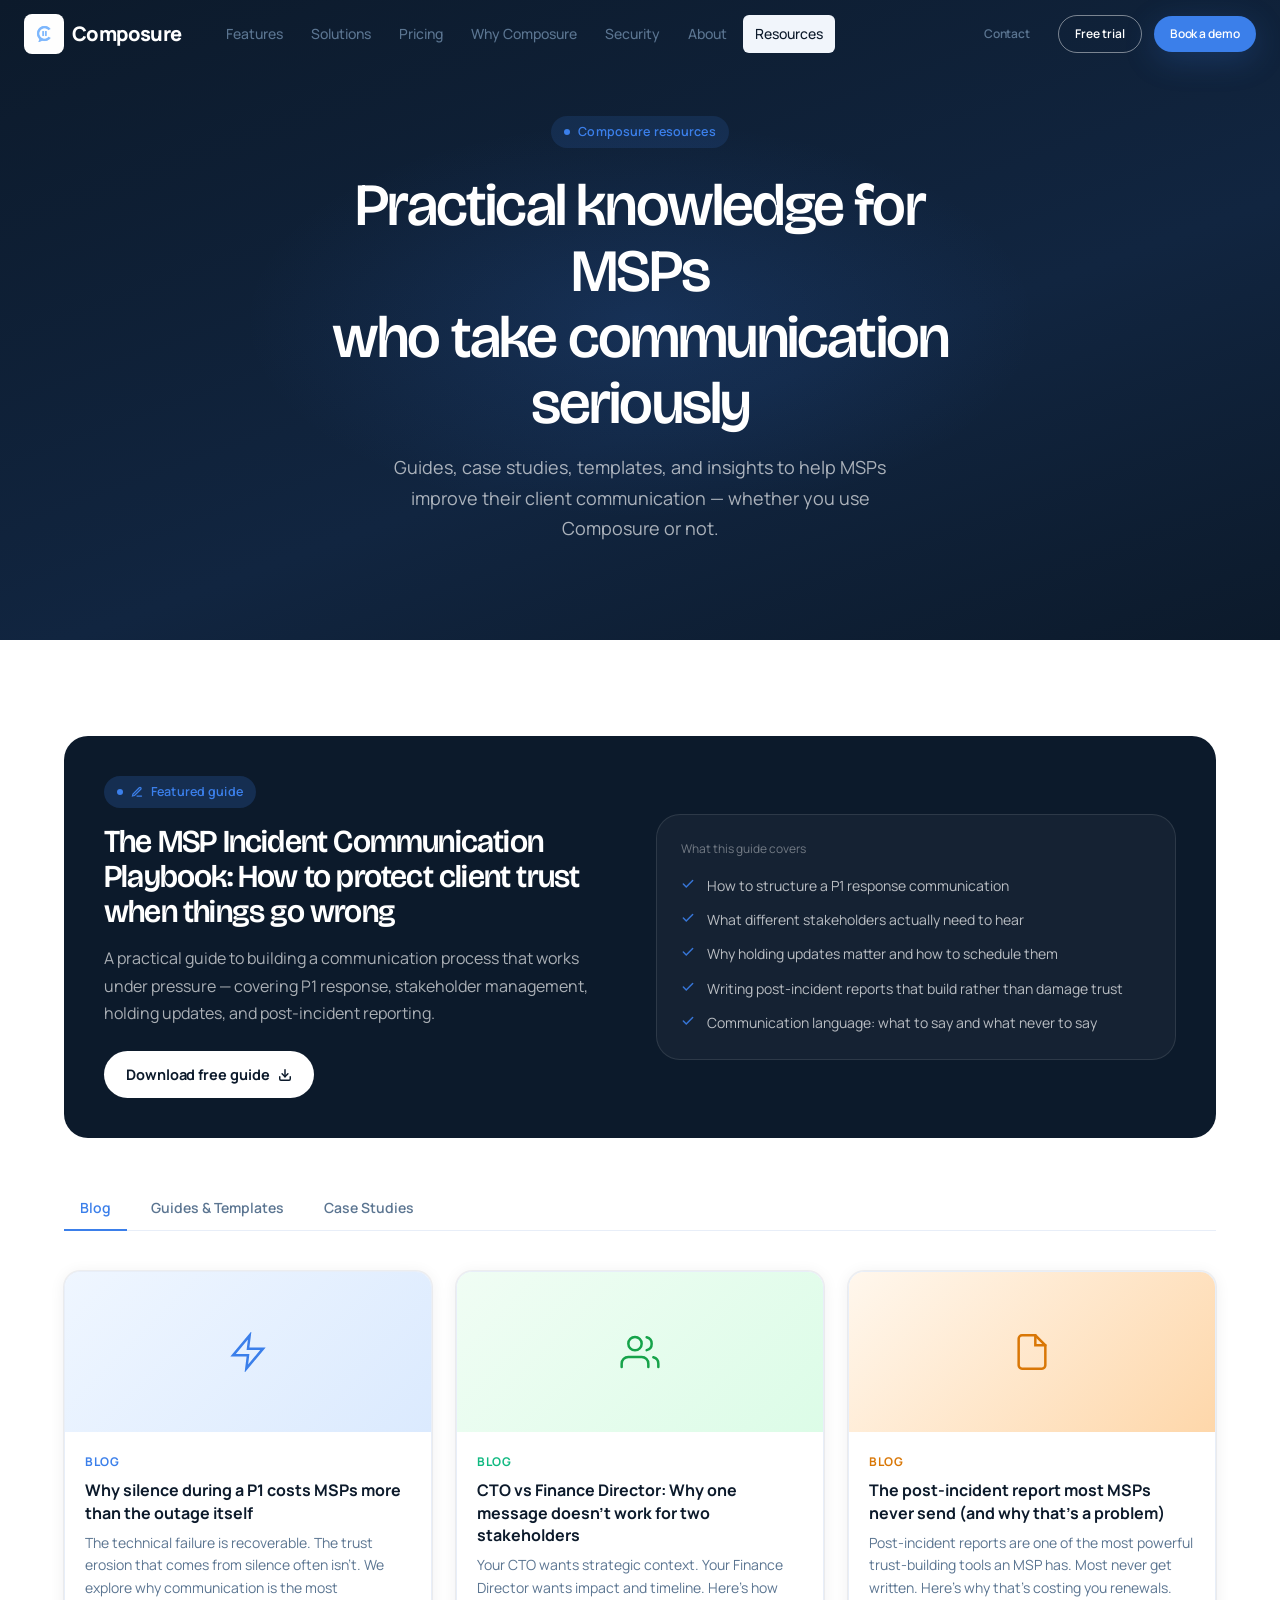
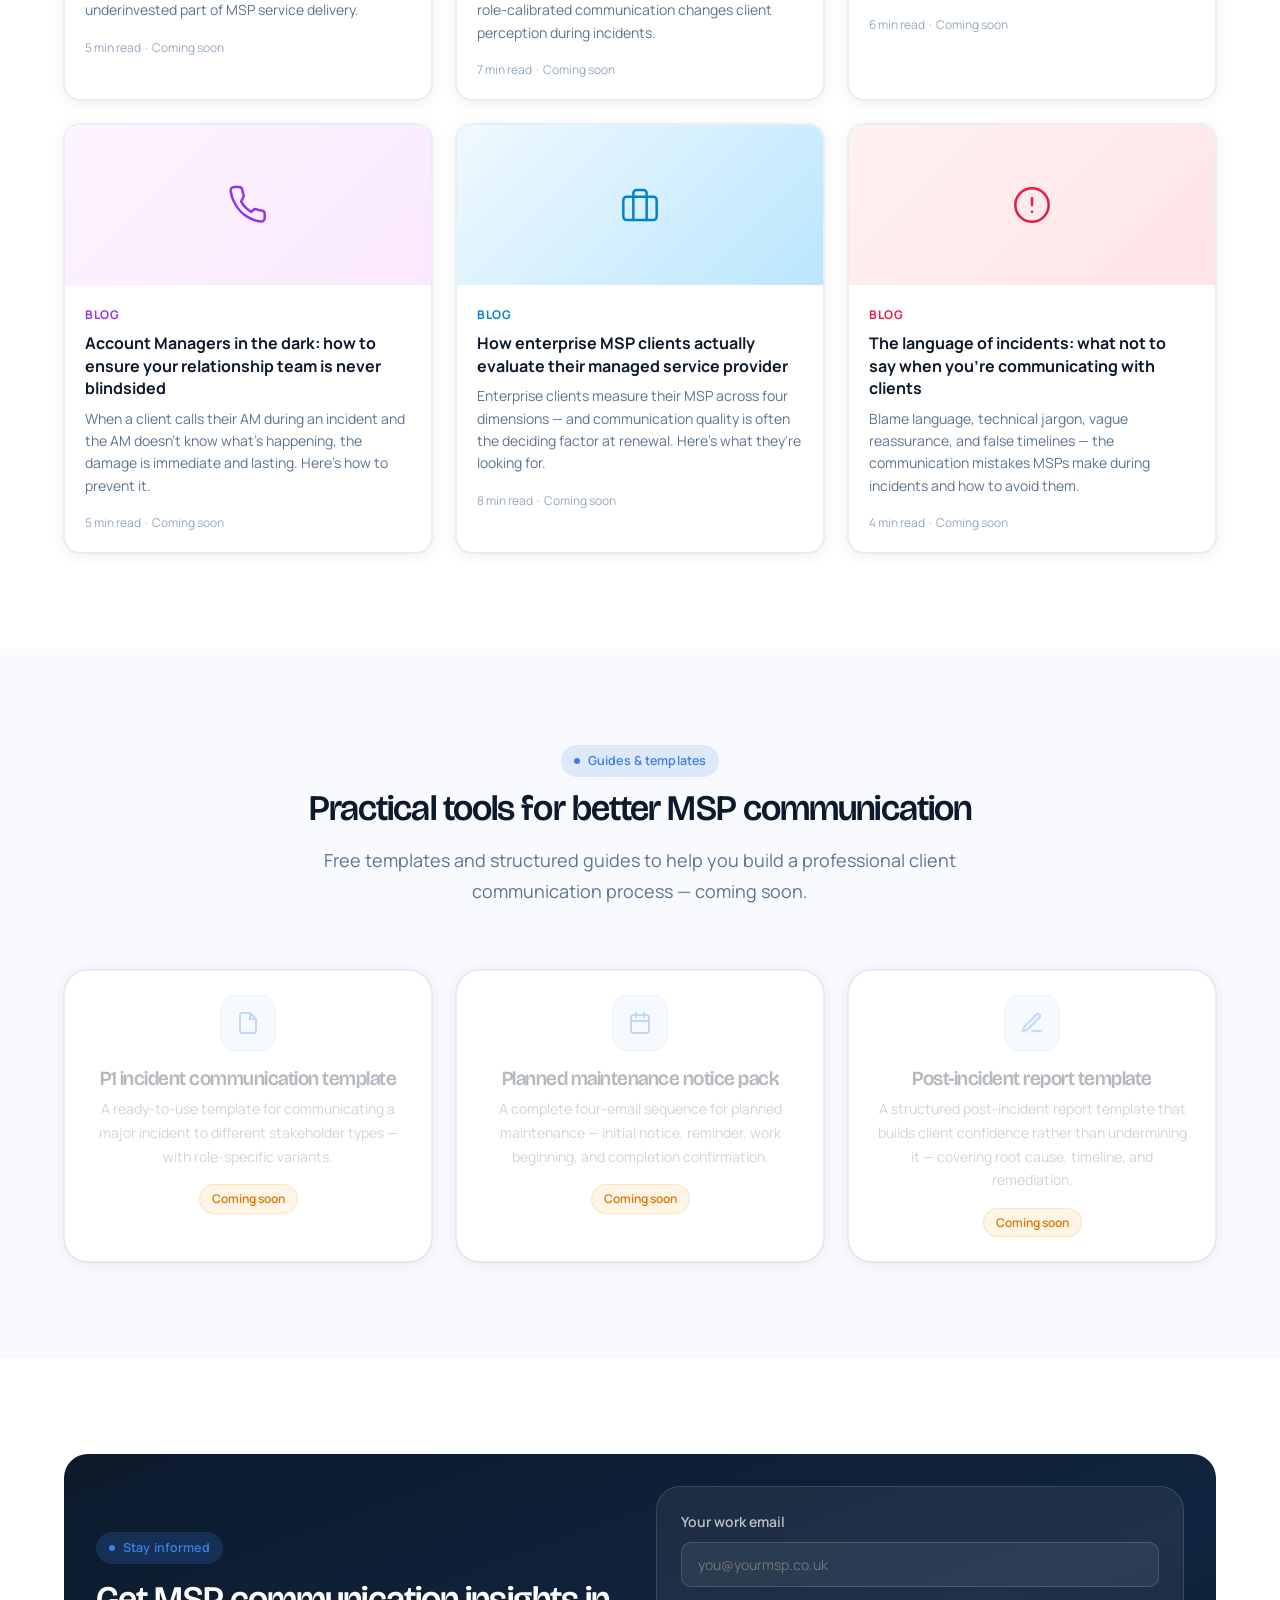
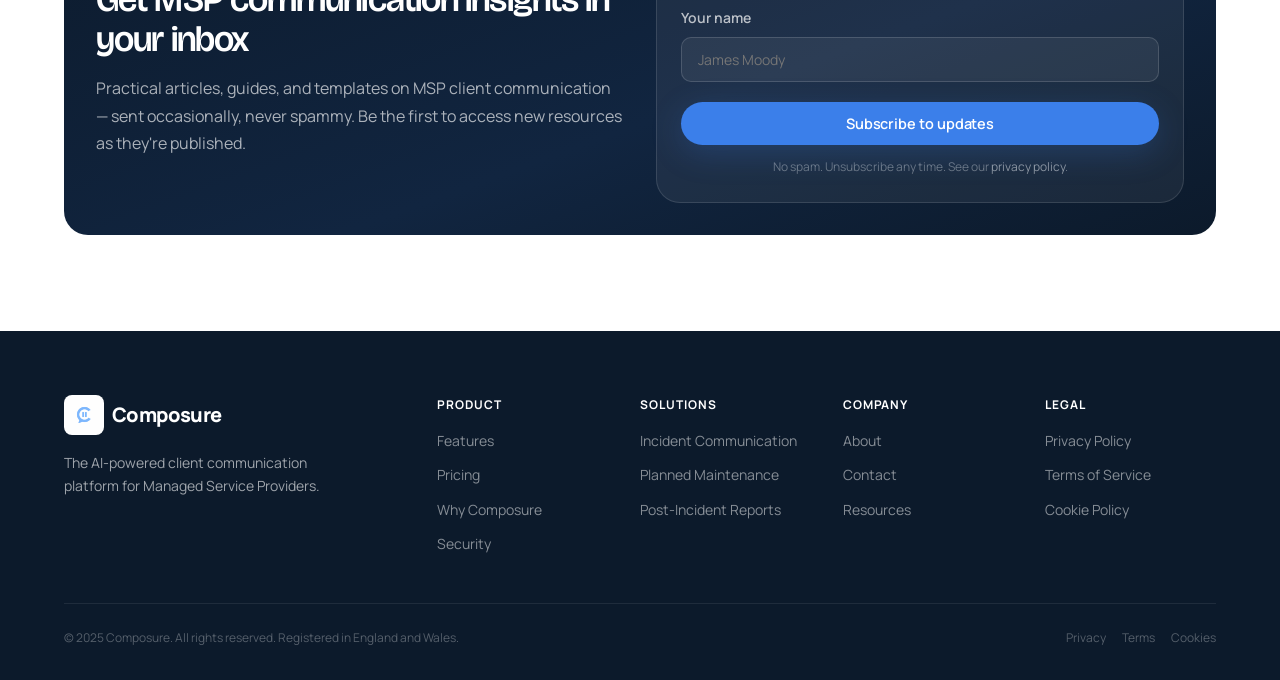
<file: resources.html>
<!DOCTYPE html>
<html lang="en-GB">
<head>
  <meta charset="UTF-8">
  <meta name="viewport" content="width=device-width, initial-scale=1.0">
  <meta name="description" content="Composure resources — guides, blog posts, templates, and case studies on MSP client communication best practices.">
  <title>Resources — Composure</title>
  <link rel="stylesheet" href="css/styles.css">
  <link rel="preconnect" href="https://fonts.googleapis.com">
  <link rel="preconnect" href="https://fonts.gstatic.com" crossorigin>
  <style>
    .resource-card {
      background: var(--white);
      border: 1px solid var(--border-light);
      border-radius: var(--radius-lg);
      overflow: hidden;
      box-shadow: var(--shadow-card);
      transition: var(--transition-slow);
    }
    .resource-card:hover {
      box-shadow: var(--shadow-lg);
      transform: translateY(-2px);
      border-color: var(--border);
    }
    .resource-card-image {
      height: 160px;
      display: flex;
      align-items: center;
      justify-content: center;
    }
    .resource-card-body {
      padding: var(--sp-5);
    }
    .resource-type {
      font-size: var(--text-xs);
      font-weight: 700;
      letter-spacing: 0.06em;
      text-transform: uppercase;
      margin-bottom: var(--sp-2);
    }
    .resource-title {
      font-size: var(--text-base);
      font-weight: 700;
      color: var(--navy);
      margin-bottom: var(--sp-2);
      line-height: 1.4;
    }
    .resource-excerpt {
      font-size: var(--text-sm);
      color: var(--text-muted);
      margin-bottom: var(--sp-4);
      line-height: 1.6;
    }
    .resource-meta {
      font-size: var(--text-xs);
      color: var(--text-subtle);
    }
    .coming-soon-overlay {
      position: absolute;
      inset: 0;
      display: flex;
      align-items: center;
      justify-content: center;
    }
    .tab-nav {
      display: flex;
      gap: var(--sp-2);
      margin-bottom: var(--sp-10);
      border-bottom: 1px solid var(--border-light);
      flex-wrap: wrap;
    }
    .tab-btn {
      padding: var(--sp-3) var(--sp-4);
      font-size: var(--text-sm);
      font-weight: 600;
      color: var(--text-muted);
      border: none;
      background: none;
      border-bottom: 2px solid transparent;
      margin-bottom: -1px;
      cursor: pointer;
      transition: var(--transition);
    }
    .tab-btn.active, .tab-btn:hover {
      color: var(--accent);
      border-bottom-color: var(--accent);
    }
    .newsletter-card {
      background: var(--grad-dark);
      border-radius: var(--radius-xl);
      padding: var(--sp-8);
      display: grid;
      grid-template-columns: 1fr 1fr;
      gap: var(--sp-8);
      align-items: center;
    }
    @media (max-width: 768px) { .newsletter-card { grid-template-columns: 1fr; } }
  </style>
</head>
<body>

<!-- NAV -->
<nav class="nav" data-dark-hero>
  <div class="nav-inner">
    <a href="index.html" class="nav-logo"><img src="images/logo.png" alt="Composure" class="nav-logo-img">Composure</a>
    <div class="nav-links">
      <a href="features.html" class="nav-link">Features</a>
      <a href="solutions.html" class="nav-link">Solutions</a>
      <a href="pricing.html" class="nav-link">Pricing</a>
      <a href="comparison.html" class="nav-link">Why Composure</a>
      <a href="security.html" class="nav-link">Security</a>
      <a href="about.html" class="nav-link">About</a>
      <a href="resources.html" class="nav-link active">Resources</a>
    </div>
    <div class="nav-actions">
      <a href="contact.html" class="btn btn-ghost btn-sm">Contact</a>
      <a href="start-trial.html" class="btn btn-secondary btn-sm">Free trial</a>
      <a href="contact.html" class="btn btn-primary btn-sm">Book a demo</a>
    </div>
    <button class="nav-mobile-toggle" aria-label="Open menu"><svg width="22" height="22" viewBox="0 0 24 24" fill="none" stroke="currentColor" stroke-width="2" stroke-linecap="round"><line x1="3" y1="6" x2="21" y2="6"/><line x1="3" y1="12" x2="21" y2="12"/><line x1="3" y1="18" x2="21" y2="18"/></svg></button>
  </div>
</nav>
<div class="mobile-nav-overlay"></div>
<div class="mobile-nav">
  <div class="mobile-nav-header"><a href="index.html" class="nav-logo" style="font-size:1.1rem;"><img src="images/logo.png" alt="Composure" class="nav-logo-img">Composure</a><button class="mobile-nav-close btn btn-ghost" style="padding:8px;"><svg width="20" height="20" viewBox="0 0 24 24" fill="none" stroke="currentColor" stroke-width="2" stroke-linecap="round"><line x1="18" y1="6" x2="6" y2="18"/><line x1="6" y1="6" x2="18" y2="18"/></svg></button></div>
  <div class="mobile-nav-links"><a href="features.html" class="mobile-nav-link">Features</a><a href="solutions.html" class="mobile-nav-link">Solutions</a><a href="pricing.html" class="mobile-nav-link">Pricing</a><a href="comparison.html" class="mobile-nav-link">Why Composure</a><a href="security.html" class="mobile-nav-link">Security</a><a href="about.html" class="mobile-nav-link">About</a><a href="contact.html" class="mobile-nav-link">Contact</a></div>
  <div class="mobile-nav-actions"><a href="contact.html" class="btn btn-primary" style="text-align:center;">Book a demo</a><a href="start-trial.html" class="btn btn-secondary" style="text-align:center;">Start free trial</a></div>
</div>

<!-- PAGE HERO -->
<section class="page-hero">
  <div class="container" style="position:relative;z-index:1;">
    <div class="eyebrow-tag" style="display:inline-flex;margin-bottom:var(--sp-3);">Composure resources</div>
    <h1>Practical knowledge for MSPs<br>who take communication seriously</h1>
    <p>Guides, case studies, templates, and insights to help MSPs improve their client communication — whether you use Composure or not.</p>
  </div>
</section>

<!-- FEATURED CONTENT -->
<section class="section">
  <div class="container">

    <!-- Featured Article -->
    <div style="background:var(--navy);border-radius:var(--radius-xl);padding:var(--sp-10);display:grid;grid-template-columns:1fr 1fr;gap:var(--sp-8);align-items:center;margin-bottom:var(--sp-12);" class="fade-up">
      <div>
        <span class="eyebrow-tag" style="background:rgba(59,127,234,0.2);border-color:rgba(59,127,234,0.4);display:inline-flex;margin-bottom:var(--sp-4);">
          <svg width="12" height="12" viewBox="0 0 24 24" fill="none" stroke="currentColor" stroke-width="2.5" stroke-linecap="round"><path d="M12 20h9"/><path d="M16.5 3.5a2.121 2.121 0 0 1 3 3L7 19l-4 1 1-4L16.5 3.5z"/></svg>
          Featured guide
        </span>
        <h2 style="color:var(--white);font-size:clamp(1.5rem,3vw,2rem);margin-bottom:var(--sp-4);">The MSP Incident Communication Playbook: How to protect client trust when things go wrong</h2>
        <p style="color:rgba(255,255,255,0.65);margin-bottom:var(--sp-6);">A practical guide to building a communication process that works under pressure — covering P1 response, stakeholder management, holding updates, and post-incident reporting.</p>
        <a href="#" class="btn btn-white">
          Download free guide
          <svg width="14" height="14" viewBox="0 0 24 24" fill="none" stroke="currentColor" stroke-width="2.5" stroke-linecap="round"><path d="M21 15v4a2 2 0 0 1-2 2H5a2 2 0 0 1-2-2v-4"/><polyline points="7 10 12 15 17 10"/><line x1="12" y1="15" x2="12" y2="3"/></svg>
        </a>
      </div>
      <div style="background:rgba(255,255,255,0.04);border:1px solid rgba(255,255,255,0.1);border-radius:var(--radius-xl);padding:var(--sp-6);">
        <div style="font-size:var(--text-xs);color:rgba(255,255,255,0.4);margin-bottom:var(--sp-4);">What this guide covers</div>
        <div style="display:flex;flex-direction:column;gap:var(--sp-3);">
          <div style="display:flex;gap:var(--sp-3);align-items:flex-start;font-size:var(--text-sm);color:rgba(255,255,255,0.7);"><svg width="14" height="14" viewBox="0 0 24 24" fill="none" stroke="rgba(59,127,234,0.9)" stroke-width="2.5" stroke-linecap="round" style="flex-shrink:0;margin-top:2px;"><polyline points="20 6 9 17 4 12"/></svg>How to structure a P1 response communication</div>
          <div style="display:flex;gap:var(--sp-3);align-items:flex-start;font-size:var(--text-sm);color:rgba(255,255,255,0.7);"><svg width="14" height="14" viewBox="0 0 24 24" fill="none" stroke="rgba(59,127,234,0.9)" stroke-width="2.5" stroke-linecap="round" style="flex-shrink:0;margin-top:2px;"><polyline points="20 6 9 17 4 12"/></svg>What different stakeholders actually need to hear</div>
          <div style="display:flex;gap:var(--sp-3);align-items:flex-start;font-size:var(--text-sm);color:rgba(255,255,255,0.7);"><svg width="14" height="14" viewBox="0 0 24 24" fill="none" stroke="rgba(59,127,234,0.9)" stroke-width="2.5" stroke-linecap="round" style="flex-shrink:0;margin-top:2px;"><polyline points="20 6 9 17 4 12"/></svg>Why holding updates matter and how to schedule them</div>
          <div style="display:flex;gap:var(--sp-3);align-items:flex-start;font-size:var(--text-sm);color:rgba(255,255,255,0.7);"><svg width="14" height="14" viewBox="0 0 24 24" fill="none" stroke="rgba(59,127,234,0.9)" stroke-width="2.5" stroke-linecap="round" style="flex-shrink:0;margin-top:2px;"><polyline points="20 6 9 17 4 12"/></svg>Writing post-incident reports that build rather than damage trust</div>
          <div style="display:flex;gap:var(--sp-3);align-items:flex-start;font-size:var(--text-sm);color:rgba(255,255,255,0.7);"><svg width="14" height="14" viewBox="0 0 24 24" fill="none" stroke="rgba(59,127,234,0.9)" stroke-width="2.5" stroke-linecap="round" style="flex-shrink:0;margin-top:2px;"><polyline points="20 6 9 17 4 12"/></svg>Communication language: what to say and what never to say</div>
        </div>
      </div>
    </div>

    <!-- Section tabs -->
    <div>
      <div class="tab-nav">
        <button class="tab-btn active" id="blog">Blog</button>
        <button class="tab-btn" id="guides">Guides &amp; Templates</button>
        <button class="tab-btn" id="case-studies">Case Studies</button>
      </div>

      <!-- BLOG POSTS -->
      <div id="blog-content">
        <div class="grid-3 fade-up">
          <div class="resource-card">
            <div class="resource-card-image" style="background:linear-gradient(135deg,#EFF6FF,#DBEAFE);">
              <svg width="40" height="40" viewBox="0 0 24 24" fill="none" stroke="#3B7FEA" stroke-width="1.5" stroke-linecap="round"><polygon points="13 2 3 14 12 14 11 22 21 10 12 10 13 2"/></svg>
            </div>
            <div class="resource-card-body">
              <div class="resource-type" style="color:var(--accent);">Blog</div>
              <div class="resource-title">Why silence during a P1 costs MSPs more than the outage itself</div>
              <div class="resource-excerpt">The technical failure is recoverable. The trust erosion that comes from silence often isn't. We explore why communication is the most underinvested part of MSP service delivery.</div>
              <div class="resource-meta">5 min read &nbsp;·&nbsp; Coming soon</div>
            </div>
          </div>

          <div class="resource-card">
            <div class="resource-card-image" style="background:linear-gradient(135deg,#F0FDF4,#DCFCE7);">
              <svg width="40" height="40" viewBox="0 0 24 24" fill="none" stroke="#16A34A" stroke-width="1.5" stroke-linecap="round"><path d="M17 21v-2a4 4 0 0 0-4-4H5a4 4 0 0 0-4 4v2"/><circle cx="9" cy="7" r="4"/><path d="M23 21v-2a4 4 0 0 0-3-3.87"/><path d="M16 3.13a4 4 0 0 1 0 7.75"/></svg>
            </div>
            <div class="resource-card-body">
              <div class="resource-type" style="color:var(--success);">Blog</div>
              <div class="resource-title">CTO vs Finance Director: Why one message doesn't work for two stakeholders</div>
              <div class="resource-excerpt">Your CTO wants strategic context. Your Finance Director wants impact and timeline. Here's how role-calibrated communication changes client perception during incidents.</div>
              <div class="resource-meta">7 min read &nbsp;·&nbsp; Coming soon</div>
            </div>
          </div>

          <div class="resource-card">
            <div class="resource-card-image" style="background:linear-gradient(135deg,#FFF7ED,#FED7AA);">
              <svg width="40" height="40" viewBox="0 0 24 24" fill="none" stroke="#D97706" stroke-width="1.5" stroke-linecap="round"><path d="M14 2H6a2 2 0 0 0-2 2v16a2 2 0 0 0 2 2h12a2 2 0 0 0 2-2V8z"/><polyline points="14 2 14 8 20 8"/></svg>
            </div>
            <div class="resource-card-body">
              <div class="resource-type" style="color:#D97706;">Blog</div>
              <div class="resource-title">The post-incident report most MSPs never send (and why that's a problem)</div>
              <div class="resource-excerpt">Post-incident reports are one of the most powerful trust-building tools an MSP has. Most never get written. Here's why that's costing you renewals.</div>
              <div class="resource-meta">6 min read &nbsp;·&nbsp; Coming soon</div>
            </div>
          </div>

          <div class="resource-card">
            <div class="resource-card-image" style="background:linear-gradient(135deg,#FDF4FF,#FAE8FF);">
              <svg width="40" height="40" viewBox="0 0 24 24" fill="none" stroke="#9333EA" stroke-width="1.5" stroke-linecap="round"><path d="M22 16.92v3a2 2 0 0 1-2.18 2 19.79 19.79 0 0 1-8.63-3.07A19.5 19.5 0 0 1 4.69 12 19.79 19.79 0 0 1 1.61 3.44a2 2 0 0 1 1.99-2.18h3a2 2 0 0 1 2 1.72 12.84 12.84 0 0 0 .7 2.81 2 2 0 0 1-.45 2.11L7.91 9.91a16 16 0 0 0 6.18 6.18l1.02-1.02a2 2 0 0 1 2.11-.45 12.84 12.84 0 0 0 2.81.7A2 2 0 0 1 22 16.92z"/></svg>
            </div>
            <div class="resource-card-body">
              <div class="resource-type" style="color:#9333EA;">Blog</div>
              <div class="resource-title">Account Managers in the dark: how to ensure your relationship team is never blindsided</div>
              <div class="resource-excerpt">When a client calls their AM during an incident and the AM doesn't know what's happening, the damage is immediate and lasting. Here's how to prevent it.</div>
              <div class="resource-meta">5 min read &nbsp;·&nbsp; Coming soon</div>
            </div>
          </div>

          <div class="resource-card">
            <div class="resource-card-image" style="background:linear-gradient(135deg,#F0F9FF,#BAE6FD);">
              <svg width="40" height="40" viewBox="0 0 24 24" fill="none" stroke="#0284C7" stroke-width="1.5" stroke-linecap="round"><rect x="2" y="7" width="20" height="14" rx="2" ry="2"/><path d="M16 21V5a2 2 0 0 0-2-2h-4a2 2 0 0 0-2 2v16"/></svg>
            </div>
            <div class="resource-card-body">
              <div class="resource-type" style="color:#0284C7;">Blog</div>
              <div class="resource-title">How enterprise MSP clients actually evaluate their managed service provider</div>
              <div class="resource-excerpt">Enterprise clients measure their MSP across four dimensions — and communication quality is often the deciding factor at renewal. Here's what they're looking for.</div>
              <div class="resource-meta">8 min read &nbsp;·&nbsp; Coming soon</div>
            </div>
          </div>

          <div class="resource-card">
            <div class="resource-card-image" style="background:linear-gradient(135deg,#FFF1F2,#FFE4E6);">
              <svg width="40" height="40" viewBox="0 0 24 24" fill="none" stroke="#E11D48" stroke-width="1.5" stroke-linecap="round"><circle cx="12" cy="12" r="10"/><line x1="12" y1="8" x2="12" y2="12"/><line x1="12" y1="16" x2="12.01" y2="16"/></svg>
            </div>
            <div class="resource-card-body">
              <div class="resource-type" style="color:#E11D48;">Blog</div>
              <div class="resource-title">The language of incidents: what not to say when you're communicating with clients</div>
              <div class="resource-excerpt">Blame language, technical jargon, vague reassurance, and false timelines — the communication mistakes MSPs make during incidents and how to avoid them.</div>
              <div class="resource-meta">4 min read &nbsp;·&nbsp; Coming soon</div>
            </div>
          </div>
        </div>
      </div>
    </div>
  </div>
</section>

<!-- GUIDES & TEMPLATES -->
<section class="section section-alt" id="guides">
  <div class="container">
    <div class="section-header fade-up">
      <div class="eyebrow-tag">Guides &amp; templates</div>
      <h2>Practical tools for better MSP communication</h2>
      <p>Free templates and structured guides to help you build a professional client communication process — coming soon.</p>
    </div>

    <div class="grid-3 fade-up">
      <div class="card" style="text-align:center;position:relative;overflow:hidden;">
        <div style="opacity:0.3;">
          <div class="feature-icon-lg" style="margin:0 auto var(--sp-4);">
            <svg width="24" height="24" viewBox="0 0 24 24" fill="none" stroke="currentColor" stroke-width="2" stroke-linecap="round"><path d="M14 2H6a2 2 0 0 0-2 2v16a2 2 0 0 0 2 2h12a2 2 0 0 0 2-2V8z"/><polyline points="14 2 14 8 20 8"/></svg>
          </div>
          <h4 style="margin-bottom:var(--sp-2);">P1 incident communication template</h4>
          <p style="font-size:var(--text-sm);color:var(--text-muted);">A ready-to-use template for communicating a major incident to different stakeholder types — with role-specific variants.</p>
        </div>
        <div style="margin-top:var(--sp-4);"><span class="badge badge-amber">Coming soon</span></div>
      </div>

      <div class="card" style="text-align:center;position:relative;overflow:hidden;">
        <div style="opacity:0.3;">
          <div class="feature-icon-lg" style="margin:0 auto var(--sp-4);">
            <svg width="24" height="24" viewBox="0 0 24 24" fill="none" stroke="currentColor" stroke-width="2" stroke-linecap="round"><rect x="3" y="4" width="18" height="18" rx="2" ry="2"/><line x1="16" y1="2" x2="16" y2="6"/><line x1="8" y1="2" x2="8" y2="6"/><line x1="3" y1="10" x2="21" y2="10"/></svg>
          </div>
          <h4 style="margin-bottom:var(--sp-2);">Planned maintenance notice pack</h4>
          <p style="font-size:var(--text-sm);color:var(--text-muted);">A complete four-email sequence for planned maintenance — initial notice, reminder, work beginning, and completion confirmation.</p>
        </div>
        <div style="margin-top:var(--sp-4);"><span class="badge badge-amber">Coming soon</span></div>
      </div>

      <div class="card" style="text-align:center;position:relative;overflow:hidden;">
        <div style="opacity:0.3;">
          <div class="feature-icon-lg" style="margin:0 auto var(--sp-4);">
            <svg width="24" height="24" viewBox="0 0 24 24" fill="none" stroke="currentColor" stroke-width="2" stroke-linecap="round"><path d="M12 20h9"/><path d="M16.5 3.5a2.121 2.121 0 0 1 3 3L7 19l-4 1 1-4L16.5 3.5z"/></svg>
          </div>
          <h4 style="margin-bottom:var(--sp-2);">Post-incident report template</h4>
          <p style="font-size:var(--text-sm);color:var(--text-muted);">A structured post-incident report template that builds client confidence rather than undermining it — covering root cause, timeline, and remediation.</p>
        </div>
        <div style="margin-top:var(--sp-4);"><span class="badge badge-amber">Coming soon</span></div>
      </div>
    </div>
  </div>
</section>

<!-- NEWSLETTER / EARLY ACCESS -->
<section class="section">
  <div class="container">
    <div class="newsletter-card fade-up">
      <div>
        <div class="eyebrow-tag" style="background:rgba(59,127,234,0.2);border-color:rgba(59,127,234,0.4);display:inline-flex;margin-bottom:var(--sp-4);">Stay informed</div>
        <h2 style="color:var(--white);margin-bottom:var(--sp-4);">Get MSP communication insights in your inbox</h2>
        <p style="color:rgba(255,255,255,0.65);margin-bottom:0;">Practical articles, guides, and templates on MSP client communication — sent occasionally, never spammy. Be the first to access new resources as they're published.</p>
      </div>
      <div>
        <div style="background:rgba(255,255,255,0.06);border:1px solid rgba(255,255,255,0.12);border-radius:var(--radius-xl);padding:var(--sp-6);">
          <div class="form-group">
            <label class="form-label" style="color:rgba(255,255,255,0.7);">Your work email</label>
            <input class="form-input" type="email" placeholder="you@yourmsp.co.uk" style="background:rgba(255,255,255,0.06);border-color:rgba(255,255,255,0.15);color:white;">
          </div>
          <div class="form-group">
            <label class="form-label" style="color:rgba(255,255,255,0.7);">Your name</label>
            <input class="form-input" type="text" placeholder="James Moody" style="background:rgba(255,255,255,0.06);border-color:rgba(255,255,255,0.15);color:white;">
          </div>
          <button class="btn btn-primary" style="width:100%;text-align:center;">Subscribe to updates</button>
          <p style="font-size:var(--text-xs);color:rgba(255,255,255,0.35);text-align:center;margin-top:var(--sp-3);">No spam. Unsubscribe any time. See our <a href="#" style="color:rgba(255,255,255,0.5);">privacy policy</a>.</p>
        </div>
      </div>
    </div>
  </div>
</section>

<!-- FOOTER -->
<footer class="footer">
  <div class="container">
    <div class="footer-grid">
      <div class="footer-brand"><div class="footer-logo"><img src="images/logo.png" alt="Composure" class="nav-logo-img">Composure</div><p>The AI-powered client communication platform for Managed Service Providers.</p></div>
      <div><div class="footer-col-title">Product</div><div class="footer-links"><a href="features.html" class="footer-link">Features</a><a href="pricing.html" class="footer-link">Pricing</a><a href="comparison.html" class="footer-link">Why Composure</a><a href="security.html" class="footer-link">Security</a></div></div>
      <div><div class="footer-col-title">Solutions</div><div class="footer-links"><a href="solutions.html" class="footer-link">Incident Communication</a><a href="solutions.html" class="footer-link">Planned Maintenance</a><a href="solutions.html" class="footer-link">Post-Incident Reports</a></div></div>
      <div><div class="footer-col-title">Company</div><div class="footer-links"><a href="about.html" class="footer-link">About</a><a href="contact.html" class="footer-link">Contact</a><a href="resources.html" class="footer-link">Resources</a></div></div>
      <div><div class="footer-col-title">Legal</div><div class="footer-links"><a href="#" class="footer-link">Privacy Policy</a><a href="#" class="footer-link">Terms of Service</a><a href="#" class="footer-link">Cookie Policy</a></div></div>
    </div>
    <div class="footer-bottom"><div class="footer-bottom-left">&copy; 2025 Composure. All rights reserved. Registered in England and Wales.</div><div class="footer-bottom-links"><a href="#" class="footer-bottom-link">Privacy</a><a href="#" class="footer-bottom-link">Terms</a><a href="#" class="footer-bottom-link">Cookies</a></div></div>
  </div>
</footer>

<script src="js/main.js"></script>
</body>
</html>
</file>
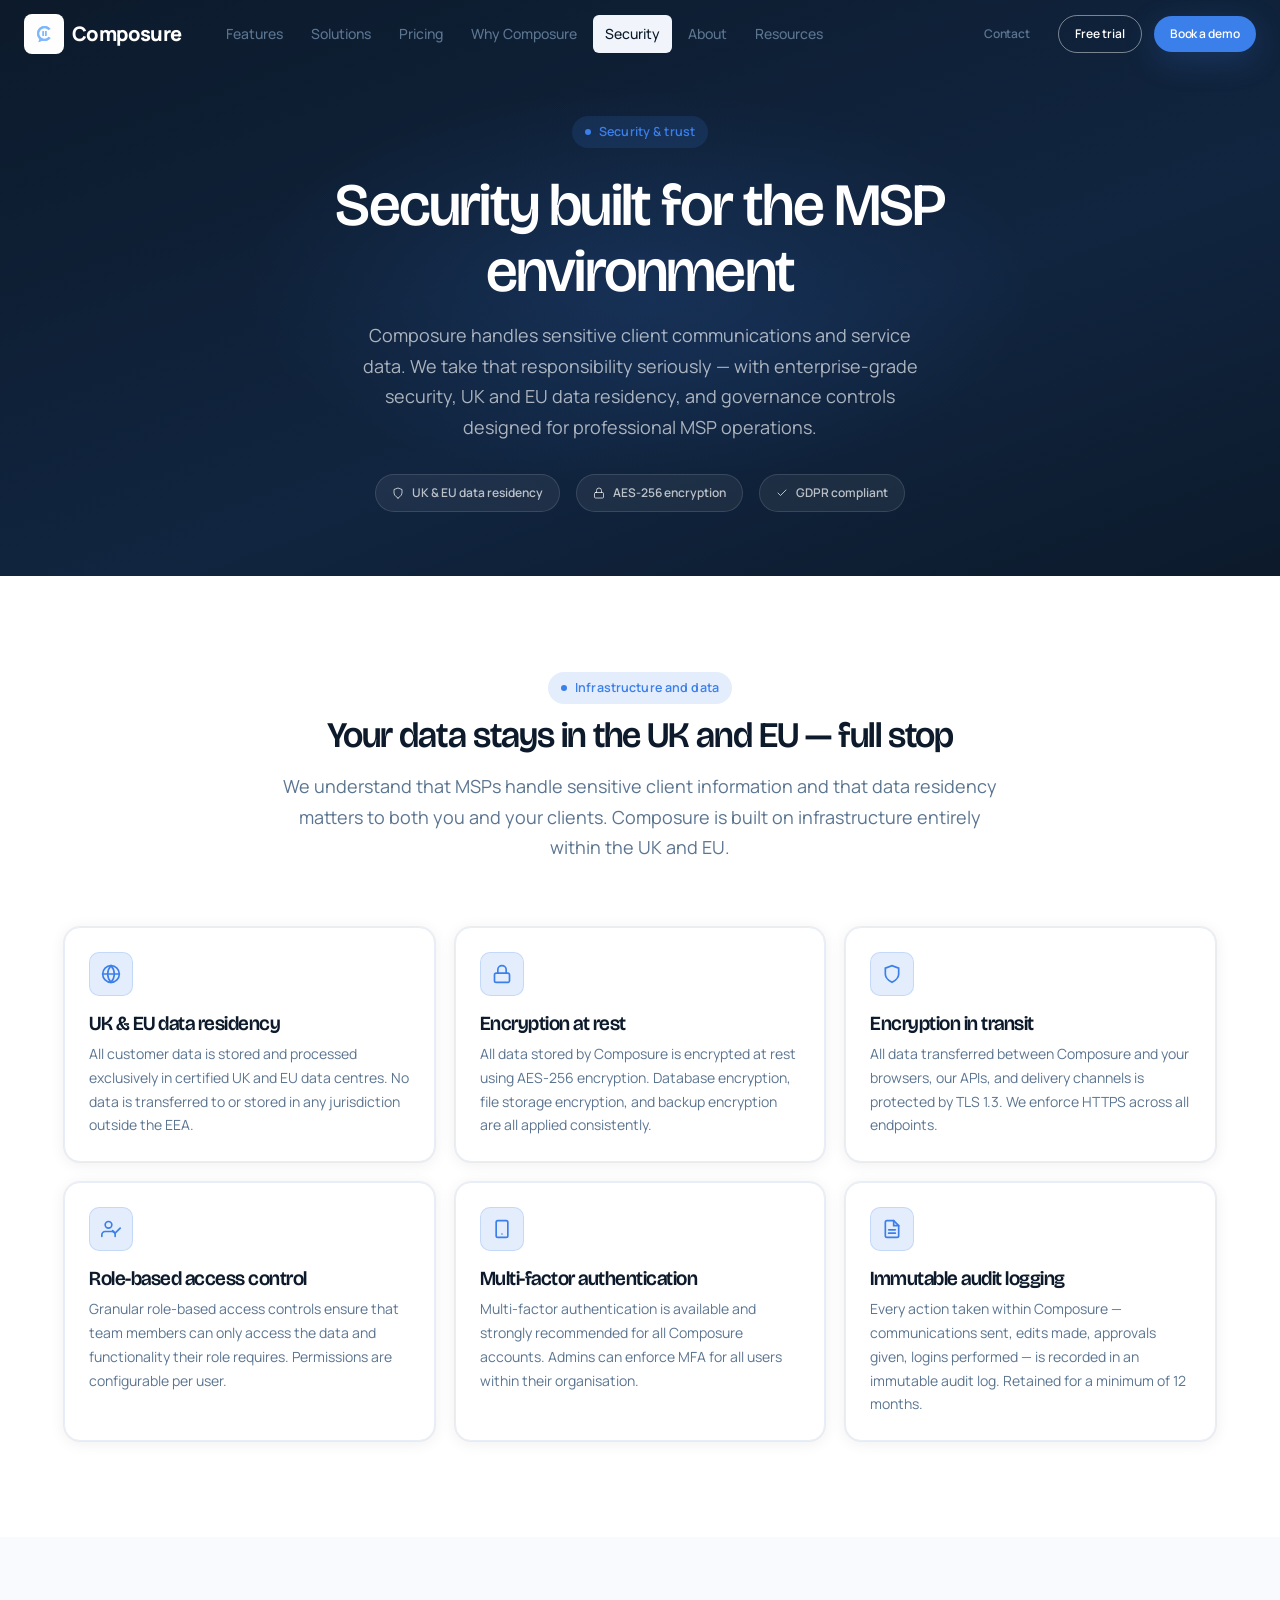
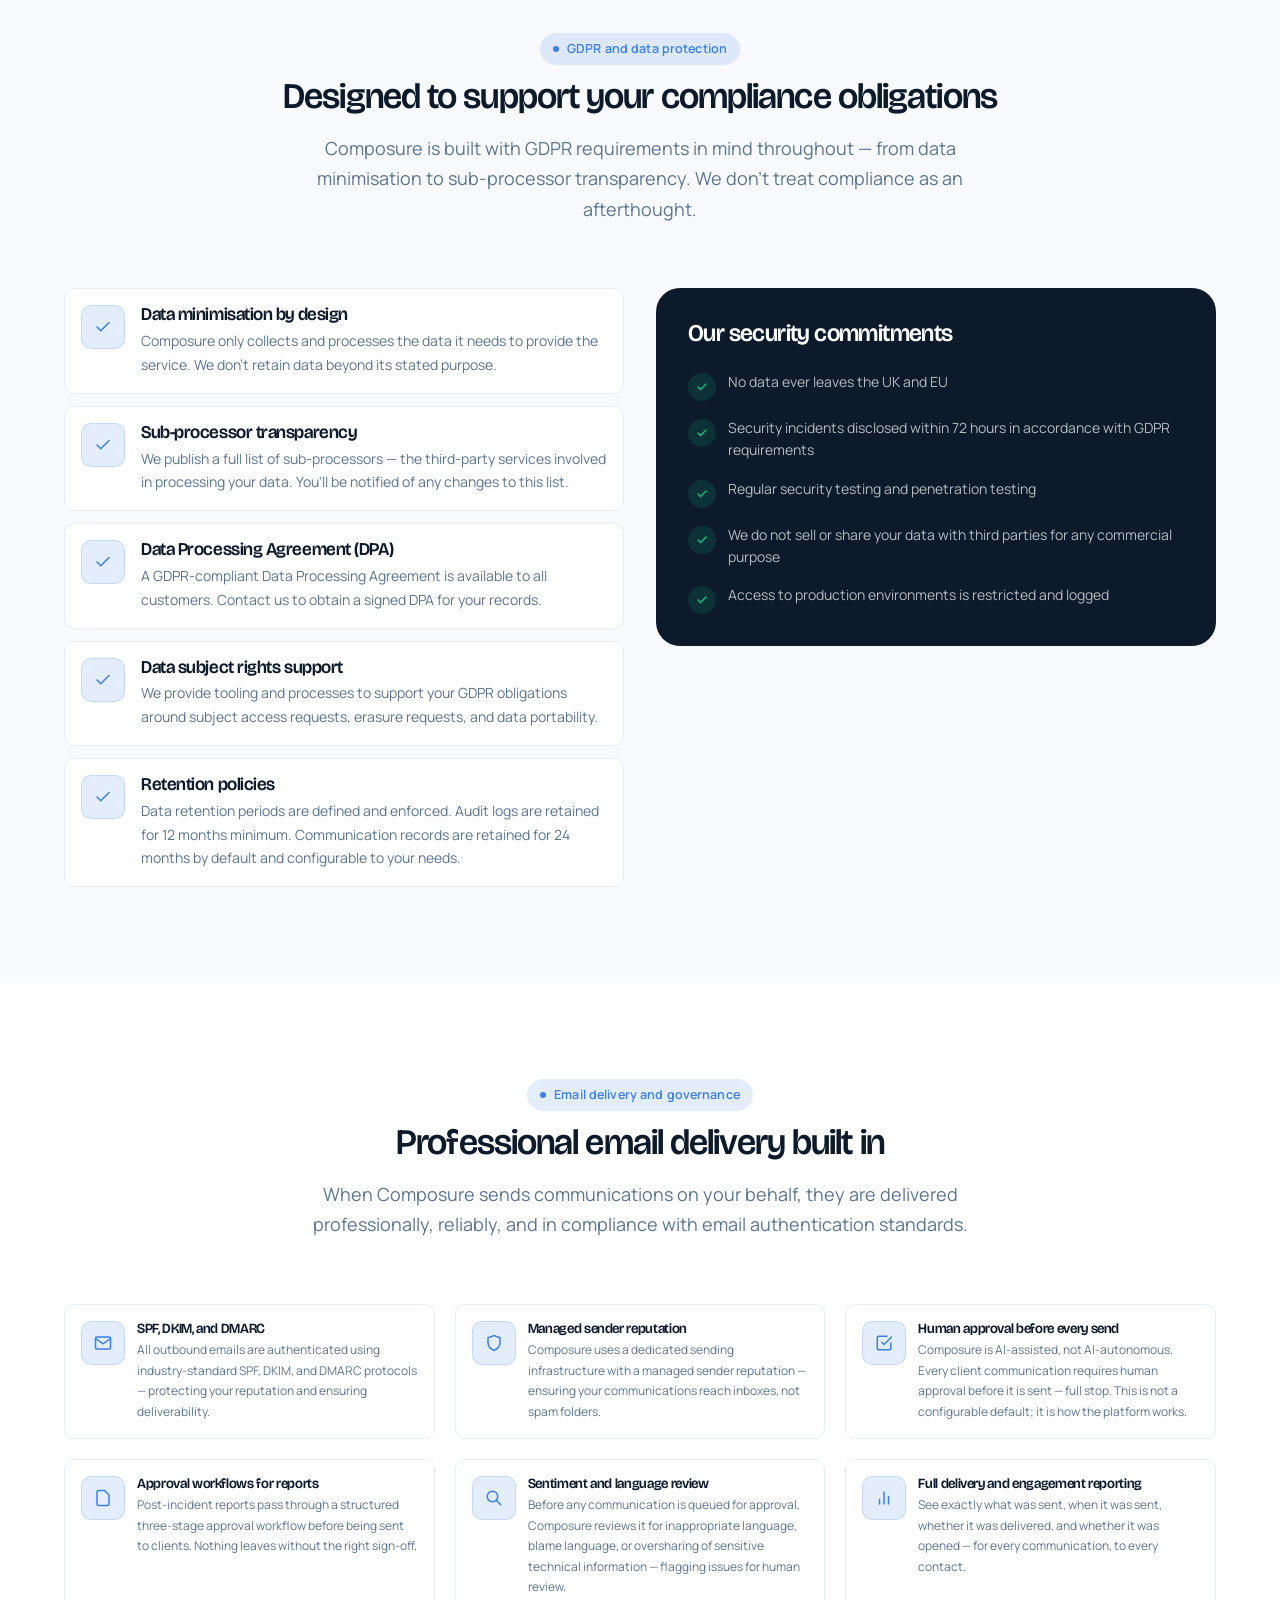
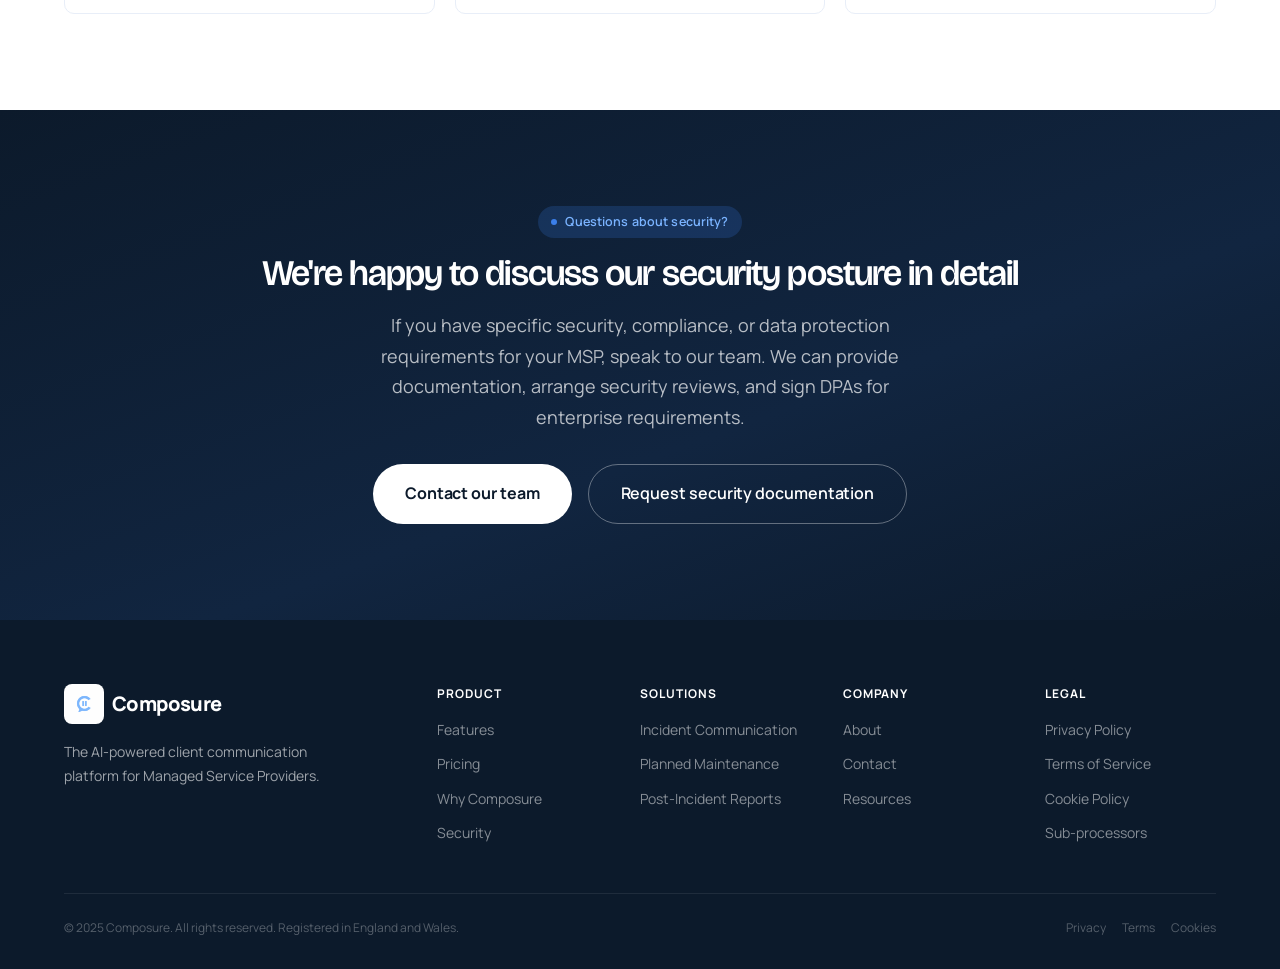
<file: security.html>
<!DOCTYPE html>
<html lang="en-GB">
<head>
  <meta charset="UTF-8">
  <meta name="viewport" content="width=device-width, initial-scale=1.0">
  <meta name="description" content="Composure security, compliance, and data protection details. UK and EU data residency, encryption, GDPR compliance, audit trails, and enterprise-grade governance.">
  <title>Security &amp; Trust — Composure</title>
  <link rel="stylesheet" href="css/styles.css">
  <link rel="preconnect" href="https://fonts.googleapis.com">
  <link rel="preconnect" href="https://fonts.gstatic.com" crossorigin>
</head>
<body>

<!-- NAV -->
<nav class="nav" data-dark-hero>
  <div class="nav-inner">
    <a href="index.html" class="nav-logo"><img src="images/logo.png" alt="Composure" class="nav-logo-img">Composure</a>
    <div class="nav-links">
      <a href="features.html" class="nav-link">Features</a>
      <a href="solutions.html" class="nav-link">Solutions</a>
      <a href="pricing.html" class="nav-link">Pricing</a>
      <a href="comparison.html" class="nav-link">Why Composure</a>
      <a href="security.html" class="nav-link active">Security</a>
      <a href="about.html" class="nav-link">About</a>
      <a href="resources.html" class="nav-link">Resources</a>
    </div>
    <div class="nav-actions">
      <a href="contact.html" class="btn btn-ghost btn-sm">Contact</a>
      <a href="start-trial.html" class="btn btn-secondary btn-sm">Free trial</a>
      <a href="contact.html" class="btn btn-primary btn-sm">Book a demo</a>
    </div>
    <button class="nav-mobile-toggle" aria-label="Open menu"><svg width="22" height="22" viewBox="0 0 24 24" fill="none" stroke="currentColor" stroke-width="2" stroke-linecap="round"><line x1="3" y1="6" x2="21" y2="6"/><line x1="3" y1="12" x2="21" y2="12"/><line x1="3" y1="18" x2="21" y2="18"/></svg></button>
  </div>
</nav>
<div class="mobile-nav-overlay"></div>
<div class="mobile-nav">
  <div class="mobile-nav-header"><a href="index.html" class="nav-logo" style="font-size:1.1rem;"><img src="images/logo.png" alt="Composure" class="nav-logo-img">Composure</a><button class="mobile-nav-close btn btn-ghost" style="padding:8px;"><svg width="20" height="20" viewBox="0 0 24 24" fill="none" stroke="currentColor" stroke-width="2" stroke-linecap="round"><line x1="18" y1="6" x2="6" y2="18"/><line x1="6" y1="6" x2="18" y2="18"/></svg></button></div>
  <div class="mobile-nav-links"><a href="features.html" class="mobile-nav-link">Features</a><a href="solutions.html" class="mobile-nav-link">Solutions</a><a href="pricing.html" class="mobile-nav-link">Pricing</a><a href="comparison.html" class="mobile-nav-link">Why Composure</a><a href="security.html" class="mobile-nav-link">Security</a><a href="about.html" class="mobile-nav-link">About</a><a href="contact.html" class="mobile-nav-link">Contact</a></div>
  <div class="mobile-nav-actions"><a href="contact.html" class="btn btn-primary" style="text-align:center;">Book a demo</a><a href="start-trial.html" class="btn btn-secondary" style="text-align:center;">Start free trial</a></div>
</div>

<!-- PAGE HERO -->
<section class="page-hero">
  <div class="container" style="position:relative;z-index:1;">
    <div class="eyebrow-tag" style="display:inline-flex;margin-bottom:var(--sp-3);">Security &amp; trust</div>
    <h1>Security built for the MSP environment</h1>
    <p>Composure handles sensitive client communications and service data. We take that responsibility seriously — with enterprise-grade security, UK and EU data residency, and governance controls designed for professional MSP operations.</p>
    <div style="display:flex;gap:var(--sp-4);justify-content:center;flex-wrap:wrap;margin-top:var(--sp-4);">
      <span class="security-badge"><svg width="12" height="12" viewBox="0 0 24 24" fill="none" stroke="currentColor" stroke-width="2" stroke-linecap="round"><path d="M12 22s8-4 8-10V5l-8-3-8 3v7c0 6 8 10 8 10z"/></svg>UK &amp; EU data residency</span>
      <span class="security-badge"><svg width="12" height="12" viewBox="0 0 24 24" fill="none" stroke="currentColor" stroke-width="2" stroke-linecap="round"><rect x="3" y="11" width="18" height="11" rx="2" ry="2"/><path d="M7 11V7a5 5 0 0 1 10 0v4"/></svg>AES-256 encryption</span>
      <span class="security-badge"><svg width="12" height="12" viewBox="0 0 24 24" fill="none" stroke="currentColor" stroke-width="2" stroke-linecap="round"><polyline points="20 6 9 17 4 12"/></svg>GDPR compliant</span>
    </div>
  </div>
</section>

<!-- SECURITY OVERVIEW -->
<section class="section">
  <div class="container">
    <div class="section-header fade-up">
      <div class="eyebrow-tag">Infrastructure and data</div>
      <h2>Your data stays in the UK and EU — full stop</h2>
      <p>We understand that MSPs handle sensitive client information and that data residency matters to both you and your clients. Composure is built on infrastructure entirely within the UK and EU.</p>
    </div>

    <div class="grid-3" style="gap:var(--sp-5);">
      <div class="feature-card fade-up stagger-1">
        <div class="feature-icon" style="margin-bottom:var(--sp-4);">
          <svg width="20" height="20" viewBox="0 0 24 24" fill="none" stroke="currentColor" stroke-width="2" stroke-linecap="round"><circle cx="12" cy="12" r="10"/><line x1="2" y1="12" x2="22" y2="12"/><path d="M12 2a15.3 15.3 0 0 1 4 10 15.3 15.3 0 0 1-4 10 15.3 15.3 0 0 1-4-10 15.3 15.3 0 0 1 4-10z"/></svg>
        </div>
        <h4 style="margin-bottom:var(--sp-2);">UK &amp; EU data residency</h4>
        <p style="font-size:var(--text-sm);color:var(--text-muted);">All customer data is stored and processed exclusively in certified UK and EU data centres. No data is transferred to or stored in any jurisdiction outside the EEA.</p>
      </div>

      <div class="feature-card fade-up stagger-2">
        <div class="feature-icon" style="margin-bottom:var(--sp-4);">
          <svg width="20" height="20" viewBox="0 0 24 24" fill="none" stroke="currentColor" stroke-width="2" stroke-linecap="round"><rect x="3" y="11" width="18" height="11" rx="2" ry="2"/><path d="M7 11V7a5 5 0 0 1 10 0v4"/></svg>
        </div>
        <h4 style="margin-bottom:var(--sp-2);">Encryption at rest</h4>
        <p style="font-size:var(--text-sm);color:var(--text-muted);">All data stored by Composure is encrypted at rest using AES-256 encryption. Database encryption, file storage encryption, and backup encryption are all applied consistently.</p>
      </div>

      <div class="feature-card fade-up stagger-3">
        <div class="feature-icon" style="margin-bottom:var(--sp-4);">
          <svg width="20" height="20" viewBox="0 0 24 24" fill="none" stroke="currentColor" stroke-width="2" stroke-linecap="round"><path d="M12 22s8-4 8-10V5l-8-3-8 3v7c0 6 8 10 8 10z"/></svg>
        </div>
        <h4 style="margin-bottom:var(--sp-2);">Encryption in transit</h4>
        <p style="font-size:var(--text-sm);color:var(--text-muted);">All data transferred between Composure and your browsers, our APIs, and delivery channels is protected by TLS 1.3. We enforce HTTPS across all endpoints.</p>
      </div>

      <div class="feature-card fade-up stagger-1">
        <div class="feature-icon" style="margin-bottom:var(--sp-4);">
          <svg width="20" height="20" viewBox="0 0 24 24" fill="none" stroke="currentColor" stroke-width="2" stroke-linecap="round"><path d="M17 21v-2a4 4 0 0 0-4-4H5a4 4 0 0 0-4 4v2"/><circle cx="9" cy="7" r="4"/><polyline points="23 11 17 17 14 14"/></svg>
        </div>
        <h4 style="margin-bottom:var(--sp-2);">Role-based access control</h4>
        <p style="font-size:var(--text-sm);color:var(--text-muted);">Granular role-based access controls ensure that team members can only access the data and functionality their role requires. Permissions are configurable per user.</p>
      </div>

      <div class="feature-card fade-up stagger-2">
        <div class="feature-icon" style="margin-bottom:var(--sp-4);">
          <svg width="20" height="20" viewBox="0 0 24 24" fill="none" stroke="currentColor" stroke-width="2" stroke-linecap="round"><rect x="5" y="2" width="14" height="20" rx="2" ry="2"/><line x1="12" y1="18" x2="12.01" y2="18"/></svg>
        </div>
        <h4 style="margin-bottom:var(--sp-2);">Multi-factor authentication</h4>
        <p style="font-size:var(--text-sm);color:var(--text-muted);">Multi-factor authentication is available and strongly recommended for all Composure accounts. Admins can enforce MFA for all users within their organisation.</p>
      </div>

      <div class="feature-card fade-up stagger-3">
        <div class="feature-icon" style="margin-bottom:var(--sp-4);">
          <svg width="20" height="20" viewBox="0 0 24 24" fill="none" stroke="currentColor" stroke-width="2" stroke-linecap="round"><path d="M14 2H6a2 2 0 0 0-2 2v16a2 2 0 0 0 2 2h12a2 2 0 0 0 2-2V8z"/><polyline points="14 2 14 8 20 8"/><line x1="16" y1="13" x2="8" y2="13"/><line x1="16" y1="17" x2="8" y2="17"/></svg>
        </div>
        <h4 style="margin-bottom:var(--sp-2);">Immutable audit logging</h4>
        <p style="font-size:var(--text-sm);color:var(--text-muted);">Every action taken within Composure — communications sent, edits made, approvals given, logins performed — is recorded in an immutable audit log. Retained for a minimum of 12 months.</p>
      </div>
    </div>
  </div>
</section>

<!-- GDPR & COMPLIANCE -->
<section class="section section-alt" aria-label="GDPR and compliance">
  <div class="container">
    <div class="section-header fade-up">
      <div class="eyebrow-tag">GDPR and data protection</div>
      <h2>Designed to support your compliance obligations</h2>
      <p>Composure is built with GDPR requirements in mind throughout — from data minimisation to sub-processor transparency. We don't treat compliance as an afterthought.</p>
    </div>

    <div class="grid-2" style="gap:var(--sp-8);align-items:start;">
      <div class="fade-up">
        <div class="value-list">
          <div class="value-item">
            <div class="feature-icon" style="flex-shrink:0;">
              <svg width="18" height="18" viewBox="0 0 24 24" fill="none" stroke="currentColor" stroke-width="2" stroke-linecap="round"><polyline points="20 6 9 17 4 12"/></svg>
            </div>
            <div>
              <h5 style="margin-bottom:var(--sp-1);">Data minimisation by design</h5>
              <p style="font-size:var(--text-sm);color:var(--text-muted);">Composure only collects and processes the data it needs to provide the service. We don't retain data beyond its stated purpose.</p>
            </div>
          </div>

          <div class="value-item">
            <div class="feature-icon" style="flex-shrink:0;">
              <svg width="18" height="18" viewBox="0 0 24 24" fill="none" stroke="currentColor" stroke-width="2" stroke-linecap="round"><polyline points="20 6 9 17 4 12"/></svg>
            </div>
            <div>
              <h5 style="margin-bottom:var(--sp-1);">Sub-processor transparency</h5>
              <p style="font-size:var(--text-sm);color:var(--text-muted);">We publish a full list of sub-processors — the third-party services involved in processing your data. You'll be notified of any changes to this list.</p>
            </div>
          </div>

          <div class="value-item">
            <div class="feature-icon" style="flex-shrink:0;">
              <svg width="18" height="18" viewBox="0 0 24 24" fill="none" stroke="currentColor" stroke-width="2" stroke-linecap="round"><polyline points="20 6 9 17 4 12"/></svg>
            </div>
            <div>
              <h5 style="margin-bottom:var(--sp-1);">Data Processing Agreement (DPA)</h5>
              <p style="font-size:var(--text-sm);color:var(--text-muted);">A GDPR-compliant Data Processing Agreement is available to all customers. Contact us to obtain a signed DPA for your records.</p>
            </div>
          </div>

          <div class="value-item">
            <div class="feature-icon" style="flex-shrink:0;">
              <svg width="18" height="18" viewBox="0 0 24 24" fill="none" stroke="currentColor" stroke-width="2" stroke-linecap="round"><polyline points="20 6 9 17 4 12"/></svg>
            </div>
            <div>
              <h5 style="margin-bottom:var(--sp-1);">Data subject rights support</h5>
              <p style="font-size:var(--text-sm);color:var(--text-muted);">We provide tooling and processes to support your GDPR obligations around subject access requests, erasure requests, and data portability.</p>
            </div>
          </div>

          <div class="value-item">
            <div class="feature-icon" style="flex-shrink:0;">
              <svg width="18" height="18" viewBox="0 0 24 24" fill="none" stroke="currentColor" stroke-width="2" stroke-linecap="round"><polyline points="20 6 9 17 4 12"/></svg>
            </div>
            <div>
              <h5 style="margin-bottom:var(--sp-1);">Retention policies</h5>
              <p style="font-size:var(--text-sm);color:var(--text-muted);">Data retention periods are defined and enforced. Audit logs are retained for 12 months minimum. Communication records are retained for 24 months by default and configurable to your needs.</p>
            </div>
          </div>
        </div>
      </div>

      <div class="fade-in stagger-2">
        <div style="background:var(--navy);border-radius:var(--radius-xl);padding:var(--sp-8);">
          <h3 style="color:var(--white);margin-bottom:var(--sp-6);">Our security commitments</h3>
          <div style="display:flex;flex-direction:column;gap:var(--sp-4);">
            <div style="display:flex;gap:var(--sp-3);align-items:flex-start;">
              <div style="width:28px;height:28px;background:rgba(16,185,129,0.15);border-radius:50%;display:flex;align-items:center;justify-content:center;flex-shrink:0;margin-top:2px;">
                <svg width="12" height="12" viewBox="0 0 24 24" fill="none" stroke="#10B981" stroke-width="3" stroke-linecap="round"><polyline points="20 6 9 17 4 12"/></svg>
              </div>
              <div style="font-size:var(--text-sm);color:rgba(255,255,255,0.7);">No data ever leaves the UK and EU</div>
            </div>
            <div style="display:flex;gap:var(--sp-3);align-items:flex-start;">
              <div style="width:28px;height:28px;background:rgba(16,185,129,0.15);border-radius:50%;display:flex;align-items:center;justify-content:center;flex-shrink:0;margin-top:2px;">
                <svg width="12" height="12" viewBox="0 0 24 24" fill="none" stroke="#10B981" stroke-width="3" stroke-linecap="round"><polyline points="20 6 9 17 4 12"/></svg>
              </div>
              <div style="font-size:var(--text-sm);color:rgba(255,255,255,0.7);">Security incidents disclosed within 72 hours in accordance with GDPR requirements</div>
            </div>
            <div style="display:flex;gap:var(--sp-3);align-items:flex-start;">
              <div style="width:28px;height:28px;background:rgba(16,185,129,0.15);border-radius:50%;display:flex;align-items:center;justify-content:center;flex-shrink:0;margin-top:2px;">
                <svg width="12" height="12" viewBox="0 0 24 24" fill="none" stroke="#10B981" stroke-width="3" stroke-linecap="round"><polyline points="20 6 9 17 4 12"/></svg>
              </div>
              <div style="font-size:var(--text-sm);color:rgba(255,255,255,0.7);">Regular security testing and penetration testing</div>
            </div>
            <div style="display:flex;gap:var(--sp-3);align-items:flex-start;">
              <div style="width:28px;height:28px;background:rgba(16,185,129,0.15);border-radius:50%;display:flex;align-items:center;justify-content:center;flex-shrink:0;margin-top:2px;">
                <svg width="12" height="12" viewBox="0 0 24 24" fill="none" stroke="#10B981" stroke-width="3" stroke-linecap="round"><polyline points="20 6 9 17 4 12"/></svg>
              </div>
              <div style="font-size:var(--text-sm);color:rgba(255,255,255,0.7);">We do not sell or share your data with third parties for any commercial purpose</div>
            </div>
            <div style="display:flex;gap:var(--sp-3);align-items:flex-start;">
              <div style="width:28px;height:28px;background:rgba(16,185,129,0.15);border-radius:50%;display:flex;align-items:center;justify-content:center;flex-shrink:0;margin-top:2px;">
                <svg width="12" height="12" viewBox="0 0 24 24" fill="none" stroke="#10B981" stroke-width="3" stroke-linecap="round"><polyline points="20 6 9 17 4 12"/></svg>
              </div>
              <div style="font-size:var(--text-sm);color:rgba(255,255,255,0.7);">Access to production environments is restricted and logged</div>
            </div>
          </div>
        </div>
      </div>
    </div>
  </div>
</section>

<!-- EMAIL DELIVERY STANDARDS -->
<section class="section" aria-label="Email delivery and governance">
  <div class="container">
    <div class="section-header fade-up">
      <div class="eyebrow-tag">Email delivery and governance</div>
      <h2>Professional email delivery built in</h2>
      <p>When Composure sends communications on your behalf, they are delivered professionally, reliably, and in compliance with email authentication standards.</p>
    </div>

    <div class="grid-3" style="gap:var(--sp-5);">
      <div class="feature-list-item fade-up stagger-1">
        <div class="feature-icon"><svg width="18" height="18" viewBox="0 0 24 24" fill="none" stroke="currentColor" stroke-width="2" stroke-linecap="round"><path d="M4 4h16c1.1 0 2 .9 2 2v12c0 1.1-.9 2-2 2H4c-1.1 0-2-.9-2-2V6c0-1.1.9-2 2-2z"/><polyline points="22,6 12,13 2,6"/></svg></div>
        <div>
          <h5 style="font-size:var(--text-sm);margin-bottom:var(--sp-1);">SPF, DKIM, and DMARC</h5>
          <p style="font-size:var(--text-xs);color:var(--text-muted);">All outbound emails are authenticated using industry-standard SPF, DKIM, and DMARC protocols — protecting your reputation and ensuring deliverability.</p>
        </div>
      </div>

      <div class="feature-list-item fade-up stagger-2">
        <div class="feature-icon"><svg width="18" height="18" viewBox="0 0 24 24" fill="none" stroke="currentColor" stroke-width="2" stroke-linecap="round"><path d="M12 22s8-4 8-10V5l-8-3-8 3v7c0 6 8 10 8 10z"/></svg></div>
        <div>
          <h5 style="font-size:var(--text-sm);margin-bottom:var(--sp-1);">Managed sender reputation</h5>
          <p style="font-size:var(--text-xs);color:var(--text-muted);">Composure uses a dedicated sending infrastructure with a managed sender reputation — ensuring your communications reach inboxes, not spam folders.</p>
        </div>
      </div>

      <div class="feature-list-item fade-up stagger-3">
        <div class="feature-icon"><svg width="18" height="18" viewBox="0 0 24 24" fill="none" stroke="currentColor" stroke-width="2" stroke-linecap="round"><polyline points="9 11 12 14 22 4"/><path d="M21 12v7a2 2 0 0 1-2 2H5a2 2 0 0 1-2-2V5a2 2 0 0 1 2-2h11"/></svg></div>
        <div>
          <h5 style="font-size:var(--text-sm);margin-bottom:var(--sp-1);">Human approval before every send</h5>
          <p style="font-size:var(--text-xs);color:var(--text-muted);">Composure is AI-assisted, not AI-autonomous. Every client communication requires human approval before it is sent — full stop. This is not a configurable default; it is how the platform works.</p>
        </div>
      </div>

      <div class="feature-list-item fade-up stagger-1">
        <div class="feature-icon"><svg width="18" height="18" viewBox="0 0 24 24" fill="none" stroke="currentColor" stroke-width="2" stroke-linecap="round"><path d="M14 2H6a2 2 0 0 0-2 2v16a2 2 0 0 0 2 2h12a2 2 0 0 0 2-2V8z"/></svg></div>
        <div>
          <h5 style="font-size:var(--text-sm);margin-bottom:var(--sp-1);">Approval workflows for reports</h5>
          <p style="font-size:var(--text-xs);color:var(--text-muted);">Post-incident reports pass through a structured three-stage approval workflow before being sent to clients. Nothing leaves without the right sign-off.</p>
        </div>
      </div>

      <div class="feature-list-item fade-up stagger-2">
        <div class="feature-icon"><svg width="18" height="18" viewBox="0 0 24 24" fill="none" stroke="currentColor" stroke-width="2" stroke-linecap="round"><circle cx="10" cy="10" r="7"/><line x1="21" y1="21" x2="15" y2="15"/></svg></div>
        <div>
          <h5 style="font-size:var(--text-sm);margin-bottom:var(--sp-1);">Sentiment and language review</h5>
          <p style="font-size:var(--text-xs);color:var(--text-muted);">Before any communication is queued for approval, Composure reviews it for inappropriate language, blame language, or oversharing of sensitive technical information — flagging issues for human review.</p>
        </div>
      </div>

      <div class="feature-list-item fade-up stagger-3">
        <div class="feature-icon"><svg width="18" height="18" viewBox="0 0 24 24" fill="none" stroke="currentColor" stroke-width="2" stroke-linecap="round"><path d="M18 20V10"/><path d="M12 20V4"/><path d="M6 20v-6"/></svg></div>
        <div>
          <h5 style="font-size:var(--text-sm);margin-bottom:var(--sp-1);">Full delivery and engagement reporting</h5>
          <p style="font-size:var(--text-xs);color:var(--text-muted);">See exactly what was sent, when it was sent, whether it was delivered, and whether it was opened — for every communication, to every contact.</p>
        </div>
      </div>
    </div>
  </div>
</section>

<!-- TRUST CTA -->
<section class="section section-dark" aria-label="Security contact">
  <div class="container" style="text-align:center;">
    <div class="fade-up">
      <div class="eyebrow-tag" style="justify-content:center;display:inline-flex;margin-bottom:var(--sp-4);">Questions about security?</div>
      <h2>We're happy to discuss our security posture in detail</h2>
      <p style="font-size:var(--text-lg);max-width:560px;margin:var(--sp-4) auto var(--sp-8);">If you have specific security, compliance, or data protection requirements for your MSP, speak to our team. We can provide documentation, arrange security reviews, and sign DPAs for enterprise requirements.</p>
      <div style="display:flex;gap:var(--sp-4);justify-content:center;flex-wrap:wrap;">
        <a href="contact.html" class="btn btn-white btn-lg">Contact our team</a>
        <a href="contact.html" class="btn btn-outline-white btn-lg">Request security documentation</a>
      </div>
    </div>
  </div>
</section>

<!-- FOOTER -->
<footer class="footer">
  <div class="container">
    <div class="footer-grid">
      <div class="footer-brand"><div class="footer-logo"><img src="images/logo.png" alt="Composure" class="nav-logo-img">Composure</div><p>The AI-powered client communication platform for Managed Service Providers.</p></div>
      <div><div class="footer-col-title">Product</div><div class="footer-links"><a href="features.html" class="footer-link">Features</a><a href="pricing.html" class="footer-link">Pricing</a><a href="comparison.html" class="footer-link">Why Composure</a><a href="security.html" class="footer-link">Security</a></div></div>
      <div><div class="footer-col-title">Solutions</div><div class="footer-links"><a href="solutions.html" class="footer-link">Incident Communication</a><a href="solutions.html" class="footer-link">Planned Maintenance</a><a href="solutions.html" class="footer-link">Post-Incident Reports</a></div></div>
      <div><div class="footer-col-title">Company</div><div class="footer-links"><a href="about.html" class="footer-link">About</a><a href="contact.html" class="footer-link">Contact</a><a href="resources.html" class="footer-link">Resources</a></div></div>
      <div><div class="footer-col-title">Legal</div><div class="footer-links"><a href="#" class="footer-link">Privacy Policy</a><a href="#" class="footer-link">Terms of Service</a><a href="#" class="footer-link">Cookie Policy</a><a href="#" class="footer-link">Sub-processors</a></div></div>
    </div>
    <div class="footer-bottom"><div class="footer-bottom-left">&copy; 2025 Composure. All rights reserved. Registered in England and Wales.</div><div class="footer-bottom-links"><a href="#" class="footer-bottom-link">Privacy</a><a href="#" class="footer-bottom-link">Terms</a><a href="#" class="footer-bottom-link">Cookies</a></div></div>
  </div>
</footer>

<script src="js/main.js"></script>
</body>
</html>
</file>
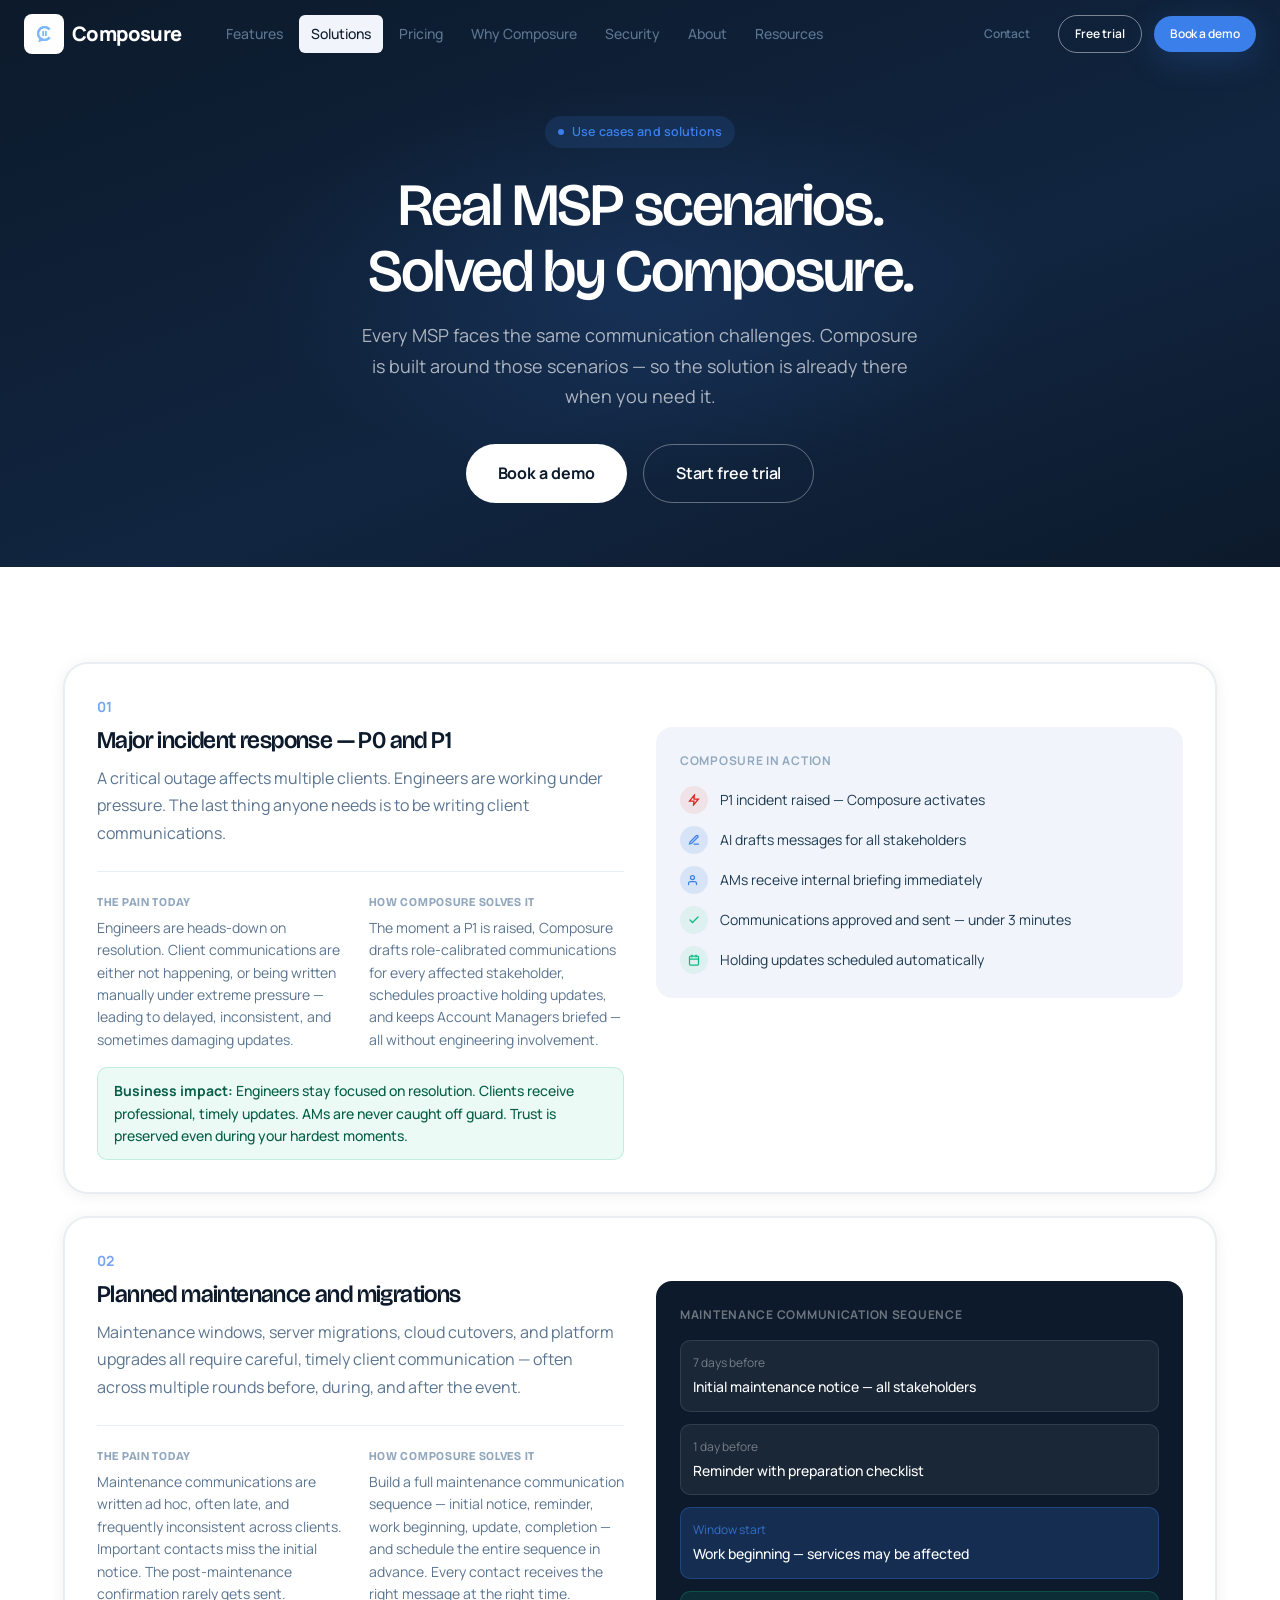
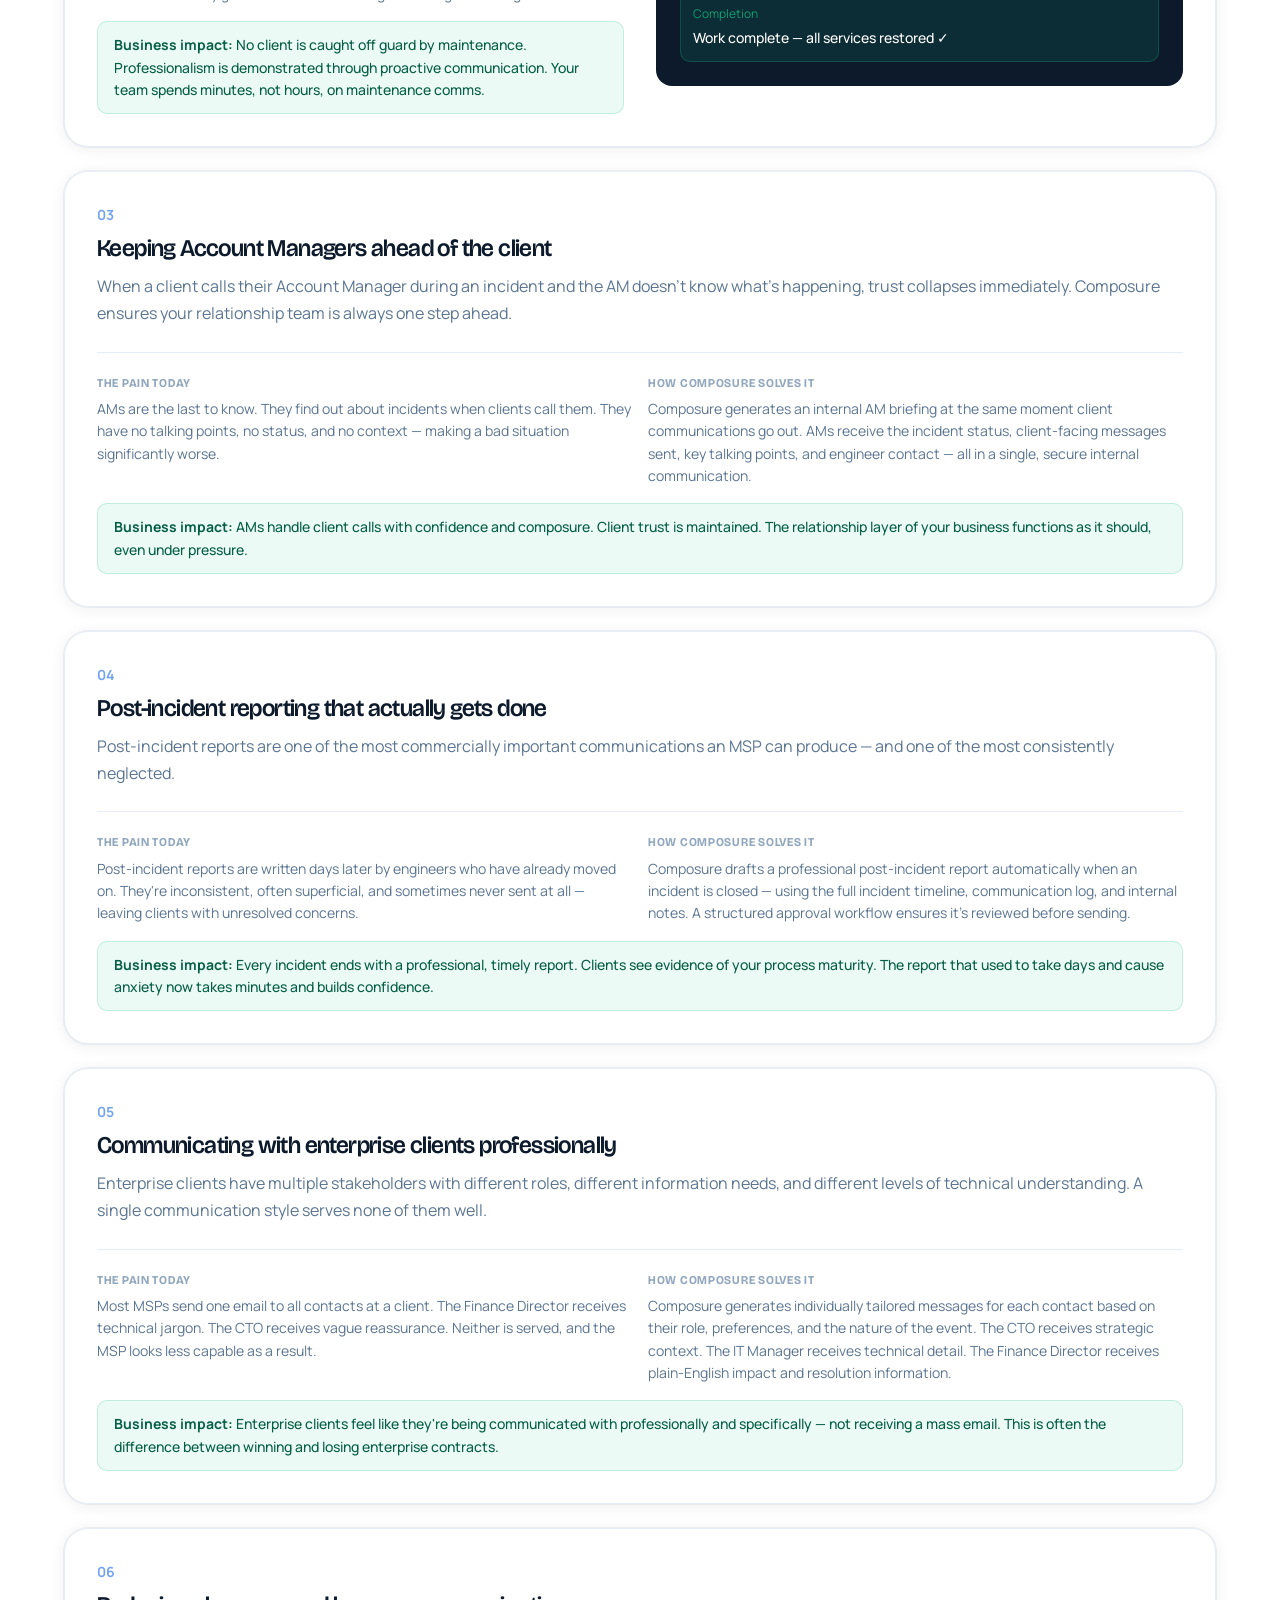
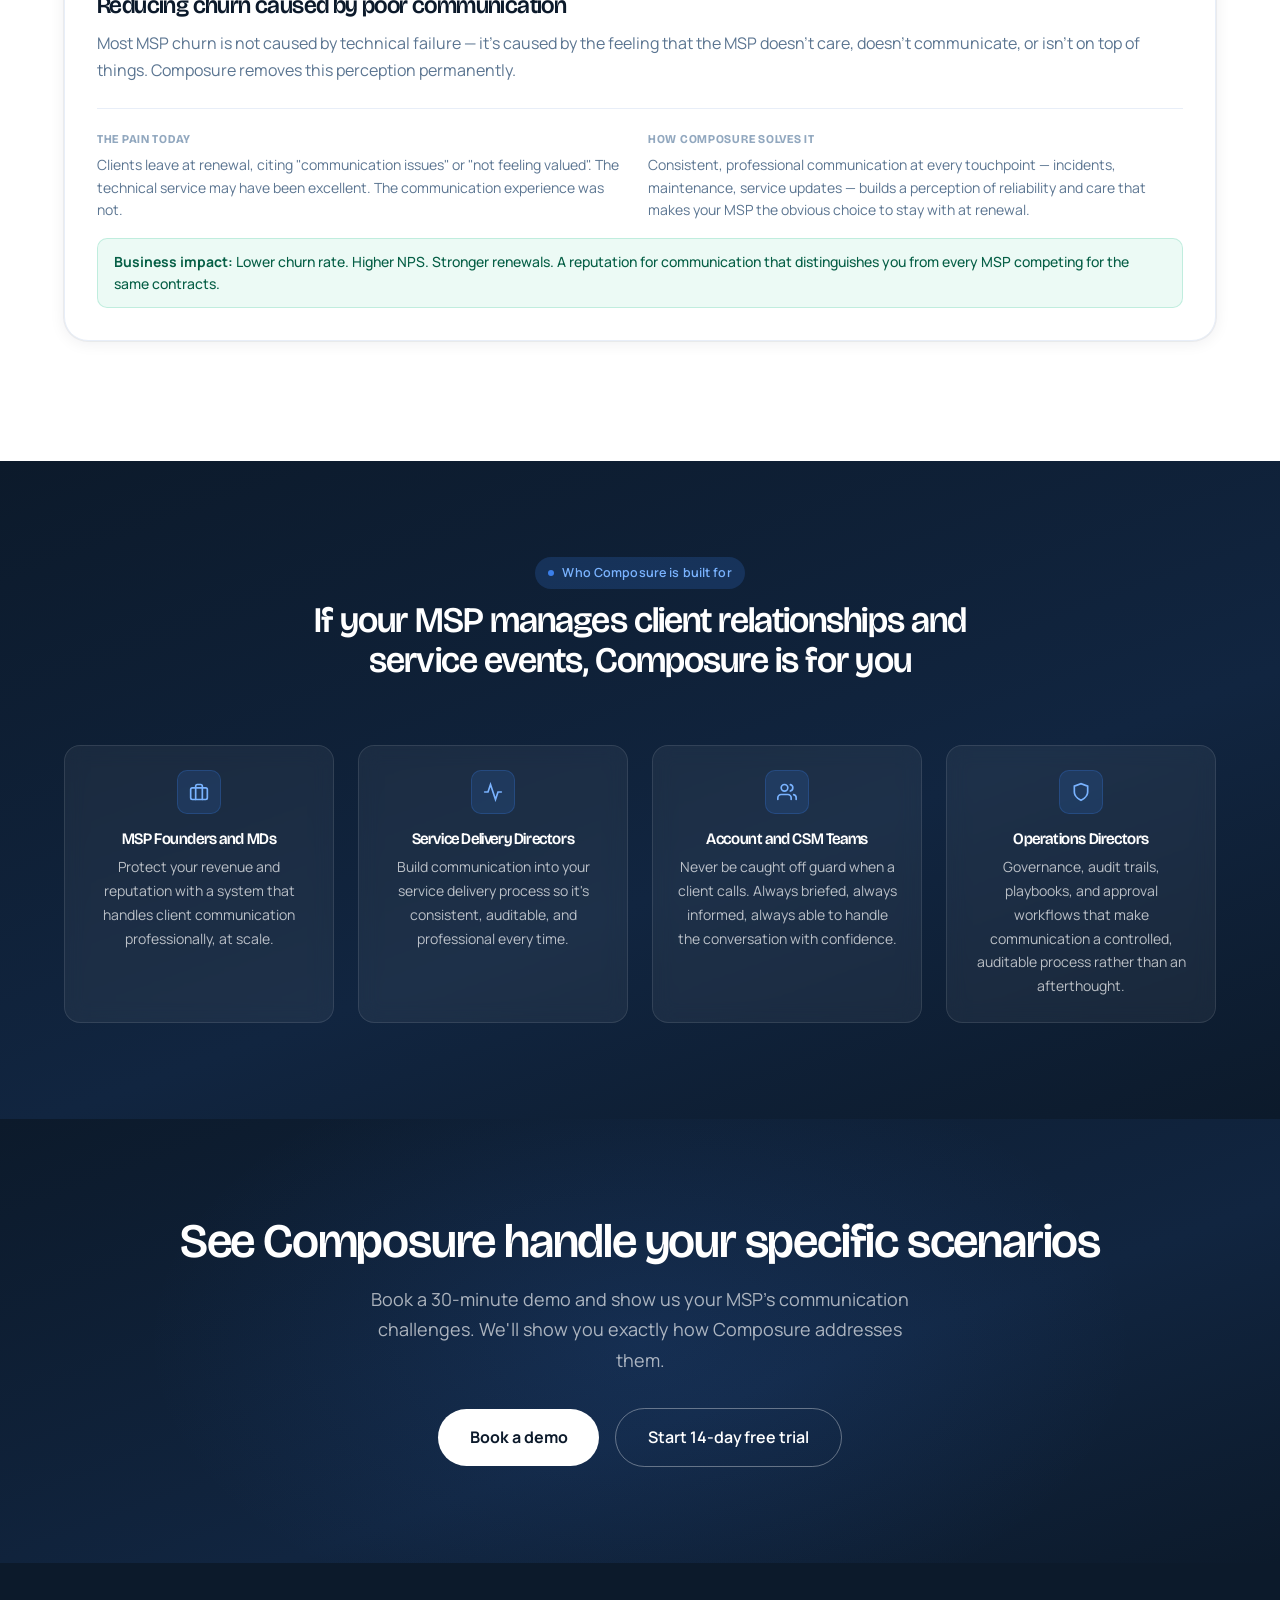
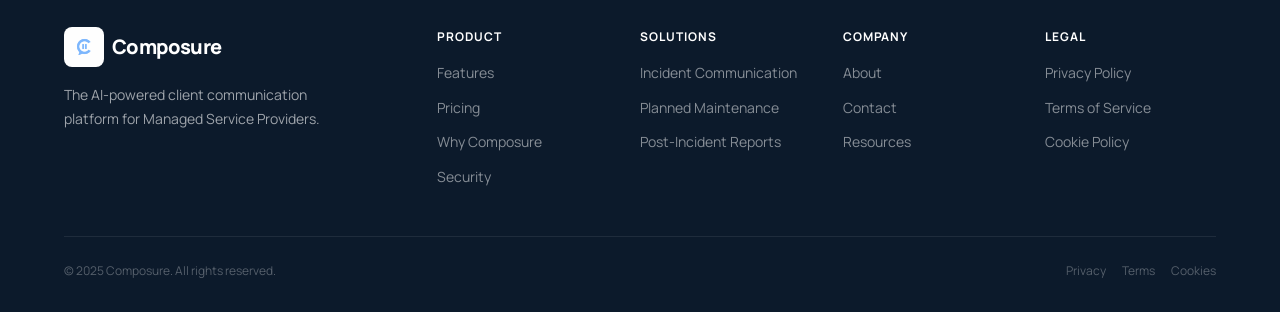
<file: solutions.html>
<!DOCTYPE html>
<html lang="en-GB">
<head>
  <meta charset="UTF-8">
  <meta name="viewport" content="width=device-width, initial-scale=1.0">
  <meta name="description" content="See how Composure solves the real communication challenges MSPs face every day — from major incidents to planned maintenance, post-incident reports to enterprise client management.">
  <title>Solutions — Composure</title>
  <link rel="stylesheet" href="css/styles.css">
  <link rel="preconnect" href="https://fonts.googleapis.com">
  <link rel="preconnect" href="https://fonts.gstatic.com" crossorigin>
</head>
<body>

<!-- NAV -->
<nav class="nav" data-dark-hero>
  <div class="nav-inner">
    <a href="index.html" class="nav-logo"><img src="images/logo.png" alt="Composure" class="nav-logo-img">Composure</a>
    <div class="nav-links">
      <a href="features.html" class="nav-link">Features</a>
      <a href="solutions.html" class="nav-link active">Solutions</a>
      <a href="pricing.html" class="nav-link">Pricing</a>
      <a href="comparison.html" class="nav-link">Why Composure</a>
      <a href="security.html" class="nav-link">Security</a>
      <a href="about.html" class="nav-link">About</a>
      <a href="resources.html" class="nav-link">Resources</a>
    </div>
    <div class="nav-actions">
      <a href="contact.html" class="btn btn-ghost btn-sm">Contact</a>
      <a href="start-trial.html" class="btn btn-secondary btn-sm">Free trial</a>
      <a href="contact.html" class="btn btn-primary btn-sm">Book a demo</a>
    </div>
    <button class="nav-mobile-toggle" aria-label="Open menu"><svg width="22" height="22" viewBox="0 0 24 24" fill="none" stroke="currentColor" stroke-width="2" stroke-linecap="round"><line x1="3" y1="6" x2="21" y2="6"/><line x1="3" y1="12" x2="21" y2="12"/><line x1="3" y1="18" x2="21" y2="18"/></svg></button>
  </div>
</nav>
<div class="mobile-nav-overlay"></div>
<div class="mobile-nav">
  <div class="mobile-nav-header"><a href="index.html" class="nav-logo" style="font-size:1.1rem;"><img src="images/logo.png" alt="Composure" class="nav-logo-img">Composure</a><button class="mobile-nav-close btn btn-ghost" style="padding:8px;"><svg width="20" height="20" viewBox="0 0 24 24" fill="none" stroke="currentColor" stroke-width="2" stroke-linecap="round"><line x1="18" y1="6" x2="6" y2="18"/><line x1="6" y1="6" x2="18" y2="18"/></svg></button></div>
  <div class="mobile-nav-links"><a href="features.html" class="mobile-nav-link">Features</a><a href="solutions.html" class="mobile-nav-link">Solutions</a><a href="pricing.html" class="mobile-nav-link">Pricing</a><a href="comparison.html" class="mobile-nav-link">Why Composure</a><a href="security.html" class="mobile-nav-link">Security</a><a href="about.html" class="mobile-nav-link">About</a><a href="contact.html" class="mobile-nav-link">Contact</a></div>
  <div class="mobile-nav-actions"><a href="contact.html" class="btn btn-primary" style="text-align:center;">Book a demo</a><a href="start-trial.html" class="btn btn-secondary" style="text-align:center;">Start free trial</a></div>
</div>

<!-- PAGE HERO -->
<section class="page-hero">
  <div class="container" style="position:relative;z-index:1;">
    <div class="eyebrow-tag" style="display:inline-flex;margin-bottom:var(--sp-3);">Use cases and solutions</div>
    <h1>Real MSP scenarios.<br>Solved by Composure.</h1>
    <p>Every MSP faces the same communication challenges. Composure is built around those scenarios — so the solution is already there when you need it.</p>
    <div style="display:flex;gap:var(--sp-4);justify-content:center;flex-wrap:wrap;">
      <a href="contact.html" class="btn btn-white btn-lg">Book a demo</a>
      <a href="start-trial.html" class="btn btn-outline-white btn-lg">Start free trial</a>
    </div>
  </div>
</section>

<!-- USE CASES -->
<section class="section">
  <div class="container">

    <!-- UC 1 -->
    <div class="use-case-card fade-up" style="margin-bottom:var(--sp-6);">
      <div class="use-case-number">01</div>
      <div style="display:grid;grid-template-columns:1fr 1fr;gap:var(--sp-8);align-items:start;">
        <div>
          <h2 style="font-size:var(--text-2xl);margin-bottom:var(--sp-3);">Major incident response — P0 and P1</h2>
          <p style="color:var(--text-muted);">A critical outage affects multiple clients. Engineers are working under pressure. The last thing anyone needs is to be writing client communications.</p>
          <div class="use-case-meta">
            <div class="use-case-meta-block">
              <h5>The pain today</h5>
              <p>Engineers are heads-down on resolution. Client communications are either not happening, or being written manually under extreme pressure — leading to delayed, inconsistent, and sometimes damaging updates.</p>
            </div>
            <div class="use-case-meta-block">
              <h5>How Composure solves it</h5>
              <p>The moment a P1 is raised, Composure drafts role-calibrated communications for every affected stakeholder, schedules proactive holding updates, and keeps Account Managers briefed — all without engineering involvement.</p>
            </div>
          </div>
          <div class="use-case-impact">
            <strong>Business impact:</strong> Engineers stay focused on resolution. Clients receive professional, timely updates. AMs are never caught off guard. Trust is preserved even during your hardest moments.
          </div>
        </div>
        <div style="background:var(--surface);border-radius:var(--radius-lg);padding:var(--sp-6);">
          <div style="font-size:var(--text-xs);font-weight:700;letter-spacing:0.06em;text-transform:uppercase;color:var(--text-subtle);margin-bottom:var(--sp-4);">Composure in action</div>
          <div style="display:flex;flex-direction:column;gap:var(--sp-3);">
            <div style="display:flex;align-items:center;gap:var(--sp-3);"><div style="width:28px;height:28px;background:rgba(239,68,68,0.1);border-radius:50%;display:flex;align-items:center;justify-content:center;flex-shrink:0;"><svg width="12" height="12" viewBox="0 0 24 24" fill="none" stroke="#DC2626" stroke-width="2.5" stroke-linecap="round"><polygon points="13 2 3 14 12 14 11 22 21 10 12 10 13 2"/></svg></div><span style="font-size:var(--text-sm);">P1 incident raised — Composure activates</span></div>
            <div style="display:flex;align-items:center;gap:var(--sp-3);"><div style="width:28px;height:28px;background:var(--accent-glow);border-radius:50%;display:flex;align-items:center;justify-content:center;flex-shrink:0;"><svg width="12" height="12" viewBox="0 0 24 24" fill="none" stroke="var(--accent)" stroke-width="2.5" stroke-linecap="round"><path d="M12 20h9"/><path d="M16.5 3.5a2.121 2.121 0 0 1 3 3L7 19l-4 1 1-4L16.5 3.5z"/></svg></div><span style="font-size:var(--text-sm);">AI drafts messages for all stakeholders</span></div>
            <div style="display:flex;align-items:center;gap:var(--sp-3);"><div style="width:28px;height:28px;background:var(--accent-glow);border-radius:50%;display:flex;align-items:center;justify-content:center;flex-shrink:0;"><svg width="12" height="12" viewBox="0 0 24 24" fill="none" stroke="var(--accent)" stroke-width="2.5" stroke-linecap="round"><path d="M17 21v-2a4 4 0 0 0-4-4H5a4 4 0 0 0-4 4v2"/><circle cx="9" cy="7" r="4"/></svg></div><span style="font-size:var(--text-sm);">AMs receive internal briefing immediately</span></div>
            <div style="display:flex;align-items:center;gap:var(--sp-3);"><div style="width:28px;height:28px;background:var(--success-bg);border-radius:50%;display:flex;align-items:center;justify-content:center;flex-shrink:0;"><svg width="12" height="12" viewBox="0 0 24 24" fill="none" stroke="var(--success)" stroke-width="2.5" stroke-linecap="round"><polyline points="20 6 9 17 4 12"/></svg></div><span style="font-size:var(--text-sm);">Communications approved and sent — under 3 minutes</span></div>
            <div style="display:flex;align-items:center;gap:var(--sp-3);"><div style="width:28px;height:28px;background:var(--success-bg);border-radius:50%;display:flex;align-items:center;justify-content:center;flex-shrink:0;"><svg width="12" height="12" viewBox="0 0 24 24" fill="none" stroke="var(--success)" stroke-width="2.5" stroke-linecap="round"><rect x="3" y="4" width="18" height="18" rx="2" ry="2"/><line x1="16" y1="2" x2="16" y2="6"/><line x1="8" y1="2" x2="8" y2="6"/><line x1="3" y1="10" x2="21" y2="10"/></svg></div><span style="font-size:var(--text-sm);">Holding updates scheduled automatically</span></div>
          </div>
        </div>
      </div>
    </div>

    <!-- UC 2 -->
    <div class="use-case-card fade-up" style="margin-bottom:var(--sp-6);">
      <div class="use-case-number">02</div>
      <div style="display:grid;grid-template-columns:1fr 1fr;gap:var(--sp-8);align-items:start;">
        <div>
          <h2 style="font-size:var(--text-2xl);margin-bottom:var(--sp-3);">Planned maintenance and migrations</h2>
          <p style="color:var(--text-muted);">Maintenance windows, server migrations, cloud cutovers, and platform upgrades all require careful, timely client communication — often across multiple rounds before, during, and after the event.</p>
          <div class="use-case-meta">
            <div class="use-case-meta-block">
              <h5>The pain today</h5>
              <p>Maintenance communications are written ad hoc, often late, and frequently inconsistent across clients. Important contacts miss the initial notice. The post-maintenance confirmation rarely gets sent.</p>
            </div>
            <div class="use-case-meta-block">
              <h5>How Composure solves it</h5>
              <p>Build a full maintenance communication sequence — initial notice, reminder, work beginning, update, completion — and schedule the entire sequence in advance. Every contact receives the right message at the right time.</p>
            </div>
          </div>
          <div class="use-case-impact">
            <strong>Business impact:</strong> No client is caught off guard by maintenance. Professionalism is demonstrated through proactive communication. Your team spends minutes, not hours, on maintenance comms.
          </div>
        </div>
        <div style="background:var(--navy);border-radius:var(--radius-lg);padding:var(--sp-6);">
          <div style="font-size:var(--text-xs);font-weight:700;letter-spacing:0.06em;text-transform:uppercase;color:rgba(255,255,255,0.4);margin-bottom:var(--sp-4);">Maintenance communication sequence</div>
          <div style="display:flex;flex-direction:column;gap:var(--sp-3);">
            <div style="background:rgba(255,255,255,0.06);border-radius:var(--radius);padding:var(--sp-3);border:1px solid rgba(255,255,255,0.1);">
              <div style="font-size:var(--text-xs);color:rgba(255,255,255,0.4);margin-bottom:4px;">7 days before</div>
              <div style="font-size:var(--text-sm);color:var(--white);font-weight:500;">Initial maintenance notice — all stakeholders</div>
            </div>
            <div style="background:rgba(255,255,255,0.06);border-radius:var(--radius);padding:var(--sp-3);border:1px solid rgba(255,255,255,0.1);">
              <div style="font-size:var(--text-xs);color:rgba(255,255,255,0.4);margin-bottom:4px;">1 day before</div>
              <div style="font-size:var(--text-sm);color:var(--white);font-weight:500;">Reminder with preparation checklist</div>
            </div>
            <div style="background:rgba(59,127,234,0.2);border-radius:var(--radius);padding:var(--sp-3);border:1px solid rgba(59,127,234,0.3);">
              <div style="font-size:var(--text-xs);color:rgba(59,127,234,0.8);margin-bottom:4px;">Window start</div>
              <div style="font-size:var(--text-sm);color:var(--white);font-weight:500;">Work beginning — services may be affected</div>
            </div>
            <div style="background:rgba(16,185,129,0.12);border-radius:var(--radius);padding:var(--sp-3);border:1px solid rgba(16,185,129,0.25);">
              <div style="font-size:var(--text-xs);color:rgba(16,185,129,0.8);margin-bottom:4px;">Completion</div>
              <div style="font-size:var(--text-sm);color:var(--white);font-weight:500;">Work complete — all services restored ✓</div>
            </div>
          </div>
        </div>
      </div>
    </div>

    <!-- UC 3 -->
    <div class="use-case-card fade-up" style="margin-bottom:var(--sp-6);">
      <div class="use-case-number">03</div>
      <h2 style="font-size:var(--text-2xl);margin-bottom:var(--sp-3);">Keeping Account Managers ahead of the client</h2>
      <p style="color:var(--text-muted);margin-bottom:var(--sp-5);">When a client calls their Account Manager during an incident and the AM doesn't know what's happening, trust collapses immediately. Composure ensures your relationship team is always one step ahead.</p>
      <div class="use-case-meta">
        <div class="use-case-meta-block">
          <h5>The pain today</h5>
          <p>AMs are the last to know. They find out about incidents when clients call them. They have no talking points, no status, and no context — making a bad situation significantly worse.</p>
        </div>
        <div class="use-case-meta-block">
          <h5>How Composure solves it</h5>
          <p>Composure generates an internal AM briefing at the same moment client communications go out. AMs receive the incident status, client-facing messages sent, key talking points, and engineer contact — all in a single, secure internal communication.</p>
        </div>
      </div>
      <div class="use-case-impact">
        <strong>Business impact:</strong> AMs handle client calls with confidence and composure. Client trust is maintained. The relationship layer of your business functions as it should, even under pressure.
      </div>
    </div>

    <!-- UC 4 -->
    <div class="use-case-card fade-up" style="margin-bottom:var(--sp-6);">
      <div class="use-case-number">04</div>
      <h2 style="font-size:var(--text-2xl);margin-bottom:var(--sp-3);">Post-incident reporting that actually gets done</h2>
      <p style="color:var(--text-muted);margin-bottom:var(--sp-5);">Post-incident reports are one of the most commercially important communications an MSP can produce — and one of the most consistently neglected.</p>
      <div class="use-case-meta">
        <div class="use-case-meta-block">
          <h5>The pain today</h5>
          <p>Post-incident reports are written days later by engineers who have already moved on. They're inconsistent, often superficial, and sometimes never sent at all — leaving clients with unresolved concerns.</p>
        </div>
        <div class="use-case-meta-block">
          <h5>How Composure solves it</h5>
          <p>Composure drafts a professional post-incident report automatically when an incident is closed — using the full incident timeline, communication log, and internal notes. A structured approval workflow ensures it's reviewed before sending.</p>
        </div>
      </div>
      <div class="use-case-impact">
        <strong>Business impact:</strong> Every incident ends with a professional, timely report. Clients see evidence of your process maturity. The report that used to take days and cause anxiety now takes minutes and builds confidence.
      </div>
    </div>

    <!-- UC 5 -->
    <div class="use-case-card fade-up" style="margin-bottom:var(--sp-6);">
      <div class="use-case-number">05</div>
      <h2 style="font-size:var(--text-2xl);margin-bottom:var(--sp-3);">Communicating with enterprise clients professionally</h2>
      <p style="color:var(--text-muted);margin-bottom:var(--sp-5);">Enterprise clients have multiple stakeholders with different roles, different information needs, and different levels of technical understanding. A single communication style serves none of them well.</p>
      <div class="use-case-meta">
        <div class="use-case-meta-block">
          <h5>The pain today</h5>
          <p>Most MSPs send one email to all contacts at a client. The Finance Director receives technical jargon. The CTO receives vague reassurance. Neither is served, and the MSP looks less capable as a result.</p>
        </div>
        <div class="use-case-meta-block">
          <h5>How Composure solves it</h5>
          <p>Composure generates individually tailored messages for each contact based on their role, preferences, and the nature of the event. The CTO receives strategic context. The IT Manager receives technical detail. The Finance Director receives plain-English impact and resolution information.</p>
        </div>
      </div>
      <div class="use-case-impact">
        <strong>Business impact:</strong> Enterprise clients feel like they're being communicated with professionally and specifically — not receiving a mass email. This is often the difference between winning and losing enterprise contracts.
      </div>
    </div>

    <!-- UC 6 -->
    <div class="use-case-card fade-up" style="margin-bottom:var(--sp-6);">
      <div class="use-case-number">06</div>
      <h2 style="font-size:var(--text-2xl);margin-bottom:var(--sp-3);">Reducing churn caused by poor communication</h2>
      <p style="color:var(--text-muted);margin-bottom:var(--sp-5);">Most MSP churn is not caused by technical failure — it's caused by the feeling that the MSP doesn't care, doesn't communicate, or isn't on top of things. Composure removes this perception permanently.</p>
      <div class="use-case-meta">
        <div class="use-case-meta-block">
          <h5>The pain today</h5>
          <p>Clients leave at renewal, citing "communication issues" or "not feeling valued". The technical service may have been excellent. The communication experience was not.</p>
        </div>
        <div class="use-case-meta-block">
          <h5>How Composure solves it</h5>
          <p>Consistent, professional communication at every touchpoint — incidents, maintenance, service updates — builds a perception of reliability and care that makes your MSP the obvious choice to stay with at renewal.</p>
        </div>
      </div>
      <div class="use-case-impact">
        <strong>Business impact:</strong> Lower churn rate. Higher NPS. Stronger renewals. A reputation for communication that distinguishes you from every MSP competing for the same contracts.
      </div>
    </div>

  </div>
</section>

<!-- WHO IT'S FOR -->
<section class="section section-dark">
  <div class="container">
    <div class="section-header fade-up">
      <div class="eyebrow-tag">Who Composure is built for</div>
      <h2>If your MSP manages client relationships and service events, Composure is for you</h2>
    </div>
    <div class="grid-4 fade-up">
      <div class="card-dark" style="text-align:center;">
        <div class="feature-icon-dark" style="margin:0 auto var(--sp-4);"><svg width="20" height="20" viewBox="0 0 24 24" fill="none" stroke="currentColor" stroke-width="2" stroke-linecap="round"><rect x="2" y="7" width="20" height="14" rx="2" ry="2"/><path d="M16 21V5a2 2 0 0 0-2-2h-4a2 2 0 0 0-2 2v16"/></svg></div>
        <h4 style="font-size:var(--text-base);margin-bottom:var(--sp-2);">MSP Founders and MDs</h4>
        <p style="font-size:var(--text-sm);">Protect your revenue and reputation with a system that handles client communication professionally, at scale.</p>
      </div>
      <div class="card-dark" style="text-align:center;">
        <div class="feature-icon-dark" style="margin:0 auto var(--sp-4);"><svg width="20" height="20" viewBox="0 0 24 24" fill="none" stroke="currentColor" stroke-width="2" stroke-linecap="round"><path d="M22 12h-4l-3 9L9 3l-3 9H2"/></svg></div>
        <h4 style="font-size:var(--text-base);margin-bottom:var(--sp-2);">Service Delivery Directors</h4>
        <p style="font-size:var(--text-sm);">Build communication into your service delivery process so it's consistent, auditable, and professional every time.</p>
      </div>
      <div class="card-dark" style="text-align:center;">
        <div class="feature-icon-dark" style="margin:0 auto var(--sp-4);"><svg width="20" height="20" viewBox="0 0 24 24" fill="none" stroke="currentColor" stroke-width="2" stroke-linecap="round"><path d="M17 21v-2a4 4 0 0 0-4-4H5a4 4 0 0 0-4 4v2"/><circle cx="9" cy="7" r="4"/><path d="M23 21v-2a4 4 0 0 0-3-3.87"/><path d="M16 3.13a4 4 0 0 1 0 7.75"/></svg></div>
        <h4 style="font-size:var(--text-base);margin-bottom:var(--sp-2);">Account and CSM Teams</h4>
        <p style="font-size:var(--text-sm);">Never be caught off guard when a client calls. Always briefed, always informed, always able to handle the conversation with confidence.</p>
      </div>
      <div class="card-dark" style="text-align:center;">
        <div class="feature-icon-dark" style="margin:0 auto var(--sp-4);"><svg width="20" height="20" viewBox="0 0 24 24" fill="none" stroke="currentColor" stroke-width="2" stroke-linecap="round"><path d="M12 22s8-4 8-10V5l-8-3-8 3v7c0 6 8 10 8 10z"/></svg></div>
        <h4 style="font-size:var(--text-base);margin-bottom:var(--sp-2);">Operations Directors</h4>
        <p style="font-size:var(--text-sm);">Governance, audit trails, playbooks, and approval workflows that make communication a controlled, auditable process rather than an afterthought.</p>
      </div>
    </div>
  </div>
</section>

<!-- CTA BANNER -->
<section class="cta-banner">
  <div class="container" style="position:relative;z-index:1;">
    <h2 class="fade-up">See Composure handle your specific scenarios</h2>
    <p class="fade-up stagger-1">Book a 30-minute demo and show us your MSP's communication challenges. We'll show you exactly how Composure addresses them.</p>
    <div class="cta-banner-actions fade-up stagger-2">
      <a href="contact.html" class="btn btn-white btn-lg">Book a demo</a>
      <a href="start-trial.html" class="btn btn-outline-white btn-lg">Start 14-day free trial</a>
    </div>
  </div>
</section>

<!-- FOOTER -->
<footer class="footer">
  <div class="container">
    <div class="footer-grid">
      <div class="footer-brand"><div class="footer-logo"><img src="images/logo.png" alt="Composure" class="nav-logo-img">Composure</div><p>The AI-powered client communication platform for Managed Service Providers.</p></div>
      <div><div class="footer-col-title">Product</div><div class="footer-links"><a href="features.html" class="footer-link">Features</a><a href="pricing.html" class="footer-link">Pricing</a><a href="comparison.html" class="footer-link">Why Composure</a><a href="security.html" class="footer-link">Security</a></div></div>
      <div><div class="footer-col-title">Solutions</div><div class="footer-links"><a href="solutions.html" class="footer-link">Incident Communication</a><a href="solutions.html" class="footer-link">Planned Maintenance</a><a href="solutions.html" class="footer-link">Post-Incident Reports</a></div></div>
      <div><div class="footer-col-title">Company</div><div class="footer-links"><a href="about.html" class="footer-link">About</a><a href="contact.html" class="footer-link">Contact</a><a href="resources.html" class="footer-link">Resources</a></div></div>
      <div><div class="footer-col-title">Legal</div><div class="footer-links"><a href="#" class="footer-link">Privacy Policy</a><a href="#" class="footer-link">Terms of Service</a><a href="#" class="footer-link">Cookie Policy</a></div></div>
    </div>
    <div class="footer-bottom"><div class="footer-bottom-left">&copy; 2025 Composure. All rights reserved.</div><div class="footer-bottom-links"><a href="#" class="footer-bottom-link">Privacy</a><a href="#" class="footer-bottom-link">Terms</a><a href="#" class="footer-bottom-link">Cookies</a></div></div>
  </div>
</footer>

<script src="js/main.js"></script>
</body>
</html>
</file>
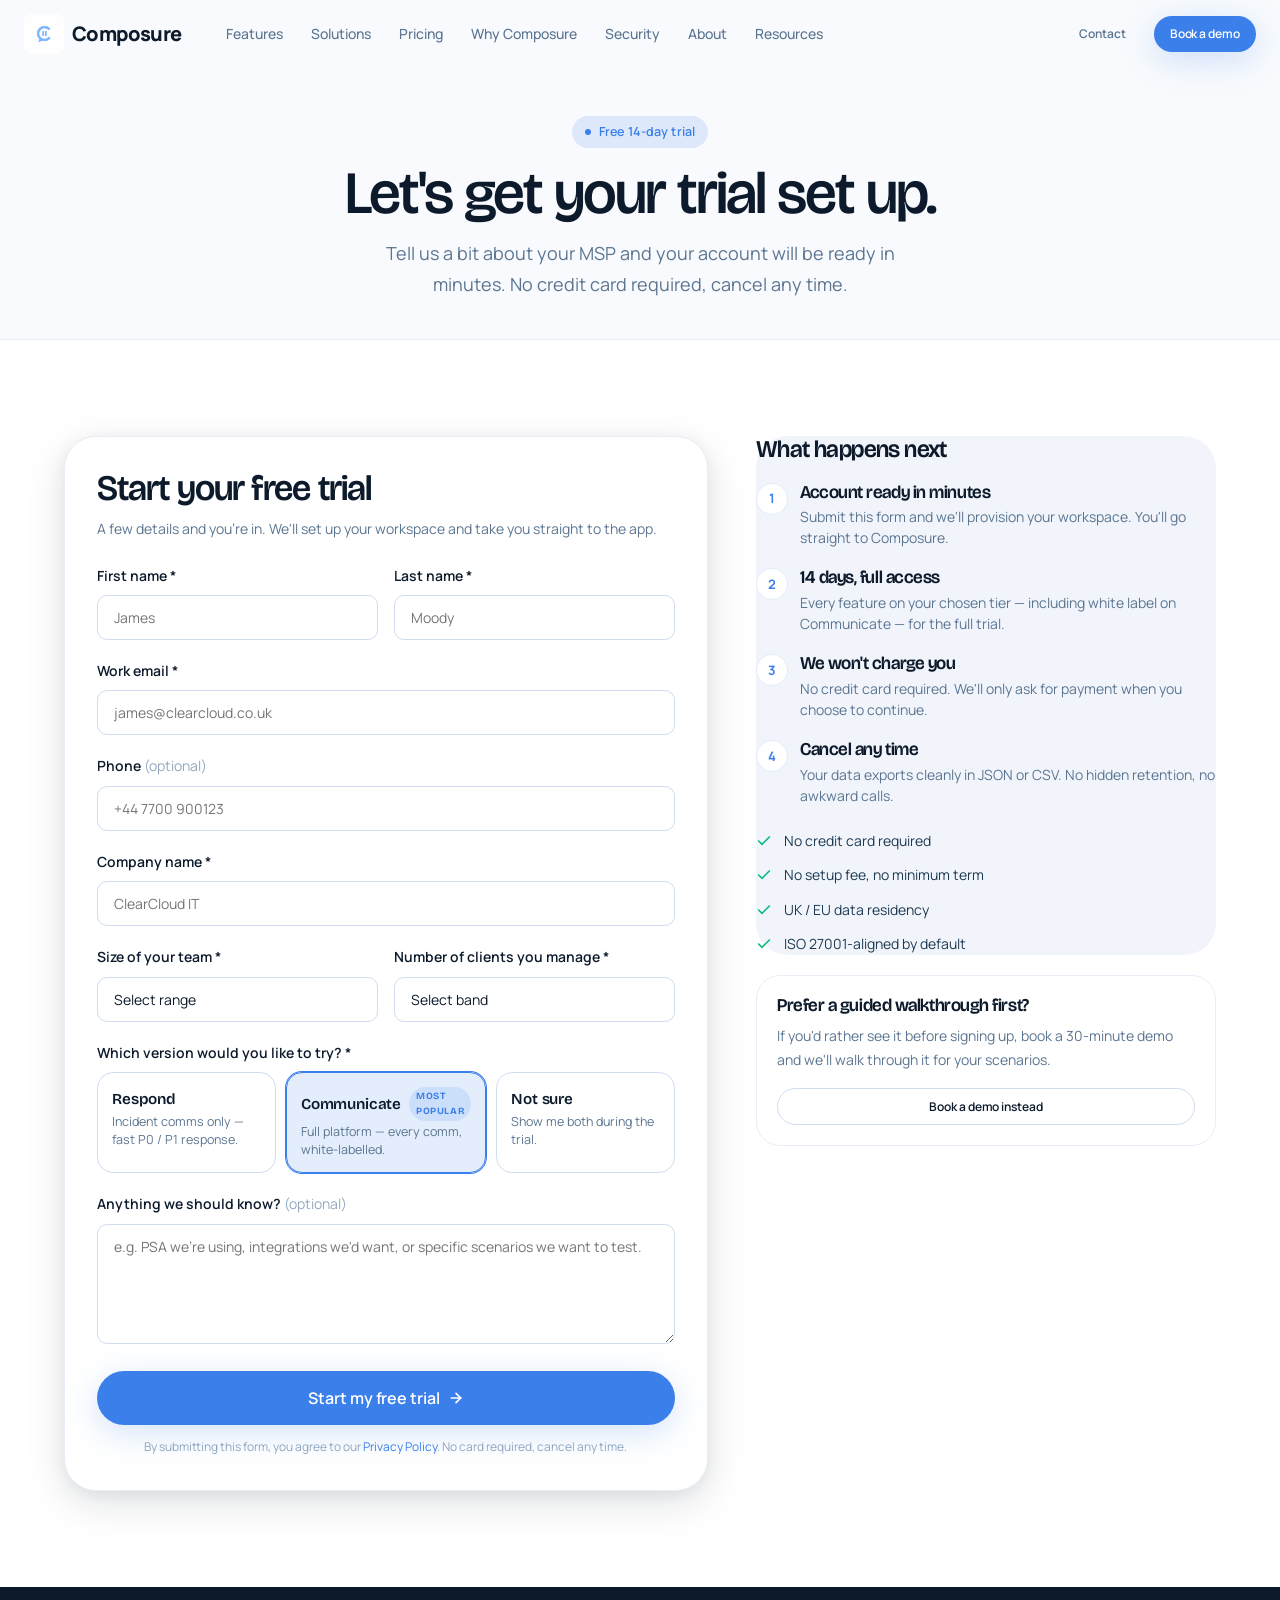
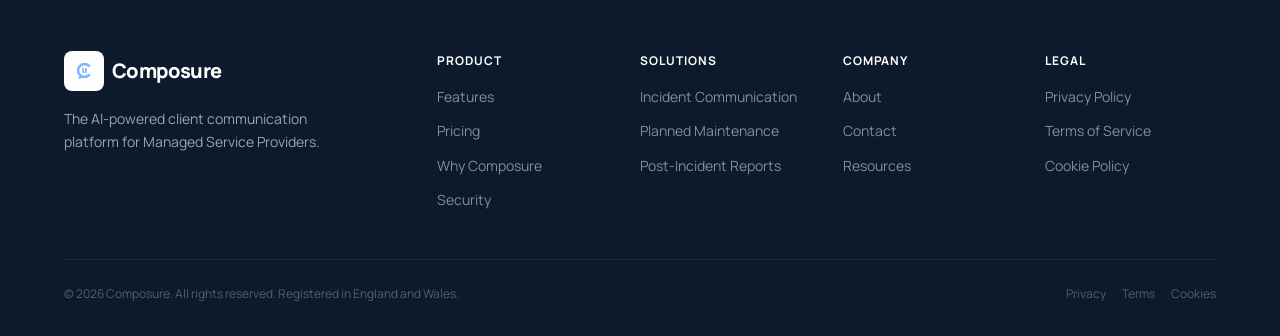
<file: start-trial.html>
<!DOCTYPE html>
<html lang="en-GB">
<head>
  <meta charset="UTF-8">
  <meta name="viewport" content="width=device-width, initial-scale=1.0">
  <meta name="description" content="Start your 14-day free trial of Composure — the AI-powered client communication platform for MSPs. No credit card required.">
  <title>Start Your Free Trial — Composure</title>
  <link rel="stylesheet" href="css/styles.css">
  <link rel="preconnect" href="https://fonts.googleapis.com">
  <link rel="preconnect" href="https://fonts.gstatic.com" crossorigin>
  <style>
    .trial-layout{
      display:grid;
      grid-template-columns:1.4fr 1fr;
      gap:var(--sp-12);
      align-items:start;
    }
    @media (max-width:980px){
      .trial-layout{grid-template-columns:1fr;gap:var(--sp-8);}
    }

    .trial-form-card{
      background:var(--white);
      border:1px solid var(--border-light);
      border-radius:var(--radius-2xl);
      padding:var(--sp-8);
      box-shadow:var(--shadow-lg);
    }
    @media (max-width:560px){.trial-form-card{padding:var(--sp-6);}}

    /* Plan select tiles */
    .plan-tiles{
      display:grid;
      grid-template-columns:1fr 1fr 1fr;
      gap:10px;
      margin-top:6px;
    }
    @media (max-width:560px){.plan-tiles{grid-template-columns:1fr;}}
    .plan-tile{
      position:relative;
      cursor:pointer;
      border:1px solid var(--border);
      border-radius:var(--radius-lg);
      padding:14px;
      background:var(--white);
      transition:border-color .2s var(--ease),background .2s var(--ease),box-shadow .2s var(--ease);
    }
    .plan-tile input{
      position:absolute;
      opacity:0;
      pointer-events:none;
    }
    .plan-tile-name{
      font-family:var(--font-display);
      font-size:0.95rem;
      font-weight:600;
      color:var(--navy);
      letter-spacing:-0.01em;
      margin-bottom:2px;
      display:flex;
      align-items:center;
      justify-content:space-between;
      gap:8px;
    }
    .plan-tile-rec{
      font-size:9.5px;
      font-weight:700;
      letter-spacing:0.06em;
      text-transform:uppercase;
      color:var(--accent);
      background:var(--accent-glow);
      padding:2px 7px;
      border-radius:var(--radius-full);
    }
    .plan-tile-desc{font-size:12.5px;color:var(--text-muted);line-height:1.4;}
    .plan-tile:hover{border-color:var(--accent);background:var(--accent-glow);}
    .plan-tile.selected{
      border-color:var(--accent);
      background:var(--accent-glow);
      box-shadow:0 0 0 1px var(--accent);
    }

    .trial-side-card{
      background:var(--surface);
      border-radius:var(--radius-2xl);
      padding:var(--sp-7);
    }
    .trial-step{
      display:flex;
      gap:var(--sp-3);
      align-items:flex-start;
      margin-bottom:var(--sp-5);
    }
    .trial-step:last-of-type{margin-bottom:0;}
    .trial-step-num{
      width:32px;height:32px;
      background:var(--white);
      border:1px solid var(--accent-glow);
      color:var(--accent);
      border-radius:50%;
      display:flex;
      align-items:center;
      justify-content:center;
      font-weight:700;
      font-size:13px;
      flex-shrink:0;
    }
    .trial-step h5{margin-bottom:4px;color:var(--navy);}
    .trial-step p{font-size:14px;color:var(--text-muted);line-height:1.5;margin:0;}

    .trial-bullets{display:flex;flex-direction:column;gap:var(--sp-3);margin-top:var(--sp-6);}
    .trial-bullet{display:flex;align-items:center;gap:var(--sp-3);font-size:14px;color:var(--text-body);}
    .trial-bullet svg{color:var(--success);flex-shrink:0;}
  </style>
</head>
<body>

<!-- NAV -->
<nav class="nav">
  <div class="nav-inner">
    <a href="index.html" class="nav-logo"><img src="images/logo.png" alt="Composure" class="nav-logo-img">Composure</a>
    <div class="nav-links">
      <a href="features.html" class="nav-link">Features</a>
      <a href="solutions.html" class="nav-link">Solutions</a>
      <a href="pricing.html" class="nav-link">Pricing</a>
      <a href="comparison.html" class="nav-link">Why Composure</a>
      <a href="security.html" class="nav-link">Security</a>
      <a href="about.html" class="nav-link">About</a>
      <a href="resources.html" class="nav-link">Resources</a>
    </div>
    <div class="nav-actions">
      <a href="contact.html" class="btn btn-ghost btn-sm">Contact</a>
      <a href="contact.html" class="btn btn-primary btn-sm">Book a demo</a>
    </div>
    <button class="nav-mobile-toggle" aria-label="Open menu"><svg width="22" height="22" viewBox="0 0 24 24" fill="none" stroke="currentColor" stroke-width="2" stroke-linecap="round"><line x1="3" y1="6" x2="21" y2="6"/><line x1="3" y1="12" x2="21" y2="12"/><line x1="3" y1="18" x2="21" y2="18"/></svg></button>
  </div>
</nav>
<div class="mobile-nav-overlay"></div>
<div class="mobile-nav">
  <div class="mobile-nav-header"><a href="index.html" class="nav-logo" style="font-size:1.1rem;"><img src="images/logo.png" alt="Composure" class="nav-logo-img">Composure</a><button class="mobile-nav-close btn btn-ghost" style="padding:8px;"><svg width="20" height="20" viewBox="0 0 24 24" fill="none" stroke="currentColor" stroke-width="2" stroke-linecap="round"><line x1="18" y1="6" x2="6" y2="18"/><line x1="6" y1="6" x2="18" y2="18"/></svg></button></div>
  <div class="mobile-nav-links"><a href="features.html" class="mobile-nav-link">Features</a><a href="solutions.html" class="mobile-nav-link">Solutions</a><a href="pricing.html" class="mobile-nav-link">Pricing</a><a href="comparison.html" class="mobile-nav-link">Why Composure</a><a href="security.html" class="mobile-nav-link">Security</a><a href="about.html" class="mobile-nav-link">About</a></div>
  <div class="mobile-nav-actions"><a href="contact.html" class="btn btn-primary" style="text-align:center;">Book a demo</a></div>
</div>

<!-- PAGE HERO -->
<div style="padding-top:68px;background:var(--off-white);border-bottom:1px solid var(--border-light);">
  <div class="container" style="padding-top:var(--sp-12);padding-bottom:var(--sp-10);text-align:center;">
    <div class="eyebrow-tag" style="margin-bottom:var(--sp-3);">Free 14-day trial</div>
    <h1 style="max-width:660px;margin:0 auto var(--sp-3);">Let's get your trial set up.</h1>
    <p style="font-size:var(--text-lg);color:var(--text-muted);max-width:560px;margin:0 auto;">Tell us a bit about your MSP and your account will be ready in minutes. No credit card required, cancel any time.</p>
  </div>
</div>

<!-- TRIAL FORM -->
<section class="section">
  <div class="container">
    <div class="trial-layout">

      <!-- FORM -->
      <div class="fade-up">
        <div class="trial-form-card">
          <h2 style="margin-bottom:var(--sp-2);">Start your free trial</h2>
          <p style="font-size:var(--text-sm);color:var(--text-muted);margin-bottom:var(--sp-6);">A few details and you're in. We'll set up your workspace and take you straight to the app.</p>

          <form id="trial-form" novalidate data-formspree-id="xykleokw">
            <input type="hidden" name="form_type" value="Free Trial Signup">

            <div class="form-grid-2">
              <div class="form-group">
                <label class="form-label" for="first-name">First name *</label>
                <input class="form-input" type="text" id="first-name" name="first_name" placeholder="James" required>
              </div>
              <div class="form-group">
                <label class="form-label" for="last-name">Last name *</label>
                <input class="form-input" type="text" id="last-name" name="last_name" placeholder="Moody" required>
              </div>
            </div>

            <div class="form-group">
              <label class="form-label" for="work-email">Work email *</label>
              <input class="form-input" type="email" id="work-email" name="email" placeholder="james@clearcloud.co.uk" required>
            </div>

            <div class="form-group">
              <label class="form-label" for="phone">Phone <span style="color:var(--text-subtle);font-weight:400;">(optional)</span></label>
              <input class="form-input" type="tel" id="phone" name="phone" placeholder="+44 7700 900123">
            </div>

            <div class="form-group">
              <label class="form-label" for="company">Company name *</label>
              <input class="form-input" type="text" id="company" name="company" placeholder="ClearCloud IT" required>
            </div>

            <div class="form-grid-2">
              <div class="form-group">
                <label class="form-label" for="employees">Size of your team *</label>
                <select class="form-select" id="employees" name="employees" required>
                  <option value="">Select range</option>
                  <option value="1-10">1–10 employees</option>
                  <option value="11-25">11–25 employees</option>
                  <option value="26-50">26–50 employees</option>
                  <option value="51-100">51–100 employees</option>
                  <option value="101-250">101–250 employees</option>
                  <option value="250+">250+ employees</option>
                </select>
              </div>

              <div class="form-group">
                <label class="form-label" for="clients">Number of clients you manage *</label>
                <select class="form-select" id="clients" name="clients" required>
                  <option value="">Select band</option>
                  <option value="Starter (1-25)">1–25 clients (Starter)</option>
                  <option value="Growth (26-100)">26–100 clients (Growth)</option>
                  <option value="Scale (101-500)">101–500 clients (Scale)</option>
                  <option value="Enterprise (500+)">500+ clients (Enterprise)</option>
                </select>
              </div>
            </div>

            <div class="form-group">
              <label class="form-label" style="margin-bottom:var(--sp-2);">Which version would you like to try? *</label>
              <div class="plan-tiles">
                <label class="plan-tile" data-plan="Respond">
                  <input type="radio" name="plan" value="Respond" required>
                  <div class="plan-tile-name">Respond</div>
                  <div class="plan-tile-desc">Incident comms only — fast P0 / P1 response.</div>
                </label>
                <label class="plan-tile selected" data-plan="Communicate">
                  <input type="radio" name="plan" value="Communicate" checked>
                  <div class="plan-tile-name">Communicate <span class="plan-tile-rec">Most popular</span></div>
                  <div class="plan-tile-desc">Full platform — every comm, white-labelled.</div>
                </label>
                <label class="plan-tile" data-plan="Both">
                  <input type="radio" name="plan" value="Show me both">
                  <div class="plan-tile-name">Not sure</div>
                  <div class="plan-tile-desc">Show me both during the trial.</div>
                </label>
              </div>
            </div>

            <div class="form-group">
              <label class="form-label" for="message">Anything we should know? <span style="color:var(--text-subtle);font-weight:400;">(optional)</span></label>
              <textarea class="form-textarea" id="message" name="message" placeholder="e.g. PSA we're using, integrations we'd want, or specific scenarios we want to test."></textarea>
            </div>

            <button type="submit" id="trial-submit" class="btn btn-primary btn-lg" style="width:100%;text-align:center;">
              Start my free trial
              <svg width="16" height="16" viewBox="0 0 24 24" fill="none" stroke="currentColor" stroke-width="2.5" stroke-linecap="round"><line x1="5" y1="12" x2="19" y2="12"/><polyline points="12 5 19 12 12 19"/></svg>
            </button>

            <div id="form-error" style="display:none;margin-top:var(--sp-3);padding:var(--sp-3) var(--sp-4);background:#FEF2F2;border:1px solid #FECACA;border-radius:var(--radius);font-size:var(--text-sm);color:#DC2626;">
              Something went wrong — please try again or email us directly at <a href="mailto:keith@composure247.com" style="color:#DC2626;font-weight:600;">keith@composure247.com</a>.
            </div>

            <p style="font-size:var(--text-xs);color:var(--text-subtle);text-align:center;margin-top:var(--sp-3);">By submitting this form, you agree to our <a href="#" style="color:var(--accent);">Privacy Policy</a>. No card required, cancel any time.</p>
          </form>

          <!-- Success state -->
          <div id="form-success" style="display:none;text-align:center;padding:var(--sp-10) var(--sp-6);">
            <div style="width:72px;height:72px;background:var(--success-bg);border:1px solid rgba(16,185,129,0.20);border-radius:50%;display:flex;align-items:center;justify-content:center;margin:0 auto var(--sp-5);">
              <svg width="32" height="32" viewBox="0 0 24 24" fill="none" stroke="var(--success)" stroke-width="2.5" stroke-linecap="round"><polyline points="20 6 9 17 4 12"/></svg>
            </div>
            <h3 style="margin-bottom:var(--sp-2);">All set <span id="success-firstname"></span> — taking you to Composure...</h3>
            <p style="font-size:var(--text-sm);color:var(--text-muted);max-width:380px;margin:0 auto var(--sp-4);">Setting up your trial workspace. You'll be redirected to the app in a moment.</p>
            <div style="display:inline-flex;align-items:center;gap:var(--sp-2);font-size:var(--text-sm);color:var(--text-muted);">
              <svg width="16" height="16" viewBox="0 0 24 24" fill="none" stroke="currentColor" stroke-width="2.5" stroke-linecap="round" stroke-linejoin="round"><path d="M21 12a9 9 0 1 1-6.219-8.56"/></svg>
              Redirecting to <span id="redirect-target" style="font-family:monospace;color:var(--accent);"></span>
            </div>
            <p style="font-size:var(--text-xs);color:var(--text-subtle);margin-top:var(--sp-5);">Not redirected? <a id="manual-redirect" href="#" style="color:var(--accent);font-weight:600;">Click here</a>.</p>
          </div>
        </div>
      </div>

      <!-- SIDEBAR -->
      <div class="fade-up stagger-1">
        <div class="trial-side-card">
          <h3 style="margin-bottom:var(--sp-5);">What happens next</h3>

          <div class="trial-step">
            <div class="trial-step-num">1</div>
            <div>
              <h5>Account ready in minutes</h5>
              <p>Submit this form and we'll provision your workspace. You'll go straight to Composure.</p>
            </div>
          </div>
          <div class="trial-step">
            <div class="trial-step-num">2</div>
            <div>
              <h5>14 days, full access</h5>
              <p>Every feature on your chosen tier — including white label on Communicate — for the full trial.</p>
            </div>
          </div>
          <div class="trial-step">
            <div class="trial-step-num">3</div>
            <div>
              <h5>We won't charge you</h5>
              <p>No credit card required. We'll only ask for payment when you choose to continue.</p>
            </div>
          </div>
          <div class="trial-step">
            <div class="trial-step-num">4</div>
            <div>
              <h5>Cancel any time</h5>
              <p>Your data exports cleanly in JSON or CSV. No hidden retention, no awkward calls.</p>
            </div>
          </div>

          <div class="trial-bullets">
            <div class="trial-bullet">
              <svg width="16" height="16" viewBox="0 0 24 24" fill="none" stroke="currentColor" stroke-width="2.5" stroke-linecap="round"><polyline points="20 6 9 17 4 12"/></svg>
              No credit card required
            </div>
            <div class="trial-bullet">
              <svg width="16" height="16" viewBox="0 0 24 24" fill="none" stroke="currentColor" stroke-width="2.5" stroke-linecap="round"><polyline points="20 6 9 17 4 12"/></svg>
              No setup fee, no minimum term
            </div>
            <div class="trial-bullet">
              <svg width="16" height="16" viewBox="0 0 24 24" fill="none" stroke="currentColor" stroke-width="2.5" stroke-linecap="round"><polyline points="20 6 9 17 4 12"/></svg>
              UK / EU data residency
            </div>
            <div class="trial-bullet">
              <svg width="16" height="16" viewBox="0 0 24 24" fill="none" stroke="currentColor" stroke-width="2.5" stroke-linecap="round"><polyline points="20 6 9 17 4 12"/></svg>
              ISO 27001-aligned by default
            </div>
          </div>
        </div>

        <!-- Demo nudge -->
        <div style="margin-top:var(--sp-5);padding:var(--sp-5);border:1px solid var(--border-light);border-radius:var(--radius-xl);background:var(--white);">
          <h5 style="margin-bottom:var(--sp-2);">Prefer a guided walkthrough first?</h5>
          <p style="font-size:var(--text-sm);color:var(--text-muted);margin-bottom:var(--sp-4);">If you'd rather see it before signing up, book a 30-minute demo and we'll walk through it for your scenarios.</p>
          <a href="contact.html" class="btn btn-secondary btn-sm" style="width:100%;text-align:center;">Book a demo instead</a>
        </div>
      </div>

    </div>
  </div>
</section>

<!-- FOOTER -->
<footer class="footer">
  <div class="container">
    <div class="footer-grid">
      <div class="footer-brand"><div class="footer-logo"><img src="images/logo.png" alt="Composure" class="nav-logo-img">Composure</div><p>The AI-powered client communication platform for Managed Service Providers.</p></div>
      <div><div class="footer-col-title">Product</div><div class="footer-links"><a href="features.html" class="footer-link">Features</a><a href="pricing.html" class="footer-link">Pricing</a><a href="comparison.html" class="footer-link">Why Composure</a><a href="security.html" class="footer-link">Security</a></div></div>
      <div><div class="footer-col-title">Solutions</div><div class="footer-links"><a href="solutions.html" class="footer-link">Incident Communication</a><a href="solutions.html" class="footer-link">Planned Maintenance</a><a href="solutions.html" class="footer-link">Post-Incident Reports</a></div></div>
      <div><div class="footer-col-title">Company</div><div class="footer-links"><a href="about.html" class="footer-link">About</a><a href="contact.html" class="footer-link">Contact</a><a href="resources.html" class="footer-link">Resources</a></div></div>
      <div><div class="footer-col-title">Legal</div><div class="footer-links"><a href="#" class="footer-link">Privacy Policy</a><a href="#" class="footer-link">Terms of Service</a><a href="#" class="footer-link">Cookie Policy</a></div></div>
    </div>
    <div class="footer-bottom"><div class="footer-bottom-left">&copy; 2026 Composure. All rights reserved. Registered in England and Wales.</div><div class="footer-bottom-links"><a href="#" class="footer-bottom-link">Privacy</a><a href="#" class="footer-bottom-link">Terms</a><a href="#" class="footer-bottom-link">Cookies</a></div></div>
  </div>
</footer>

<script src="js/main.js"></script>
<script>
(function () {
  /* ============================================================
     Trial-app redirect target
     CHANGE THIS when the SaaS app is live — it's where users
     are sent after submitting the trial form.
     ============================================================ */
  var TRIAL_APP_URL = 'https://app.composure247.com/signup';
  var REDIRECT_DELAY_MS = 2200;

  /* Plan-tile selection visual */
  document.querySelectorAll('.plan-tile').forEach(function (tile) {
    tile.addEventListener('click', function () {
      document.querySelectorAll('.plan-tile').forEach(function (t) { t.classList.remove('selected'); });
      tile.classList.add('selected');
    });
  });

  /* Form submission */
  var form = document.getElementById('trial-form');
  if (!form) return;
  var formId = form.dataset.formspreeId;

  form.addEventListener('submit', function (e) {
    e.preventDefault();

    var btn = document.getElementById('trial-submit');
    var errorEl = document.getElementById('form-error');
    var successEl = document.getElementById('form-success');
    var firstNameEl = document.getElementById('success-firstname');
    var redirectTargetEl = document.getElementById('redirect-target');
    var manualRedirectEl = document.getElementById('manual-redirect');

    var firstName = (form.querySelector('[name="first_name"]') || {}).value || '';
    var email = (form.querySelector('[name="email"]') || {}).value || '';
    var company = (form.querySelector('[name="company"]') || {}).value || '';
    var plan = (form.querySelector('[name="plan"]:checked') || {}).value || '';
    var clients = (form.querySelector('[name="clients"]') || {}).value || '';

    btn.disabled = true;
    btn.textContent = 'Setting up your trial…';
    errorEl.style.display = 'none';

    /* Build the redirect URL with prefill params so the SaaS app
       can welcome the user with their data already populated. */
    var params = new URLSearchParams({
      email: email,
      first_name: firstName,
      company: company,
      plan: plan,
      clients: clients
    });
    var finalRedirect = TRIAL_APP_URL + '?' + params.toString();

    fetch('https://formspree.io/f/' + formId, {
      method: 'POST',
      headers: { 'Accept': 'application/json' },
      body: new FormData(form)
    })
    .then(function (res) {
      if (res.ok) {
        if (firstNameEl) firstNameEl.textContent = firstName ? ', ' + firstName : '';
        if (redirectTargetEl) redirectTargetEl.textContent = TRIAL_APP_URL.replace(/^https?:\/\//, '');
        if (manualRedirectEl) manualRedirectEl.href = finalRedirect;
        form.style.display = 'none';
        successEl.style.display = 'block';
        successEl.scrollIntoView({ behavior: 'smooth', block: 'center' });
        setTimeout(function () { window.location.href = finalRedirect; }, REDIRECT_DELAY_MS);
      } else {
        return res.json().then(function (data) { throw data; });
      }
    })
    .catch(function () {
      errorEl.style.display = 'block';
      btn.disabled = false;
      btn.innerHTML = 'Start my free trial <svg width="16" height="16" viewBox="0 0 24 24" fill="none" stroke="currentColor" stroke-width="2.5" stroke-linecap="round"><line x1="5" y1="12" x2="19" y2="12"/><polyline points="12 5 19 12 12 19"/></svg>';
    });
  });
})();
</script>
</body>
</html>
</file>
<file: css/styles.css>
/* ============================================================
   Composure — Design System & Shared Styles
   Premium SaaS Marketing Website
   ============================================================ */

@import url('https://fonts.googleapis.com/css2?family=Bricolage+Grotesque:opsz,wdth,wght@12..96,75..125,300..800&family=Manrope:wght@400;500;600;700;800&display=swap');

:root {
  --font-display: 'Bricolage Grotesque', -apple-system, BlinkMacSystemFont, 'Segoe UI', sans-serif;
  --font-body: 'Manrope', -apple-system, BlinkMacSystemFont, 'Segoe UI', sans-serif;
}

/* ============================================================
   CSS Custom Properties (Design Tokens)
   ============================================================ */
:root {
  /* Brand Colours */
  --navy:        #0C1A2B;
  --navy-mid:    #112540;
  --navy-light:  #1A3554;
  --accent:      #3B7FEA;
  --accent-dark: #2563CB;
  --accent-hover:#1D55B8;
  --accent-glow: rgba(59, 127, 234, 0.14);
  --teal:        #0CA5D8;
  --teal-light:  rgba(12, 165, 216, 0.1);

  /* Neutrals */
  --white:       #FFFFFF;
  --off-white:   #F8FAFD;
  --surface:     #F1F5FB;
  --surface-alt: #EBF0F9;
  --border:      #D1DCF0;
  --border-light:#E8EEF8;
  --text:        #0C1A2B;
  --text-body:   #1E3A52;
  --text-muted:  #5B7591;
  --text-subtle: #92A8BF;

  /* Semantic */
  --success:     #10B981;
  --success-bg:  rgba(16, 185, 129, 0.08);
  --warning:     #F59E0B;
  --danger:      #EF4444;

  /* Gradients */
  --grad-dark:    linear-gradient(160deg, #0C1A2B 0%, #112540 60%, #0C1A2B 100%);
  --grad-accent:  linear-gradient(135deg, #3B7FEA 0%, #0CA5D8 100%);
  --grad-subtle:  linear-gradient(180deg, #FFFFFF 0%, #F8FAFD 100%);
  --grad-hero:    linear-gradient(160deg, #F0F6FF 0%, #FFFFFF 50%, #F5F8FF 100%);

  /* Shadows */
  --shadow-xs: 0 1px 3px rgba(12, 26, 43, 0.06), 0 1px 2px rgba(12, 26, 43, 0.04);
  --shadow-sm: 0 2px 8px rgba(12, 26, 43, 0.08), 0 1px 4px rgba(12, 26, 43, 0.04);
  --shadow-md: 0 4px 20px rgba(12, 26, 43, 0.10), 0 2px 8px rgba(12, 26, 43, 0.05);
  --shadow-lg: 0 12px 40px rgba(12, 26, 43, 0.12), 0 4px 16px rgba(12, 26, 43, 0.06);
  --shadow-xl: 0 24px 64px rgba(12, 26, 43, 0.14), 0 8px 24px rgba(12, 26, 43, 0.08);
  --shadow-accent: 0 8px 32px rgba(59, 127, 234, 0.22);
  --shadow-card: 0 2px 16px rgba(12, 26, 43, 0.07), 0 0 0 1px rgba(12, 26, 43, 0.05);

  /* Spacing */
  --sp-1:  0.25rem;   /* 4px */
  --sp-2:  0.5rem;    /* 8px */
  --sp-3:  0.75rem;   /* 12px */
  --sp-4:  1rem;      /* 16px */
  --sp-5:  1.25rem;   /* 20px */
  --sp-6:  1.5rem;    /* 24px */
  --sp-8:  2rem;      /* 32px */
  --sp-10: 2.5rem;    /* 40px */
  --sp-12: 3rem;      /* 48px */
  --sp-16: 4rem;      /* 64px */
  --sp-20: 5rem;      /* 80px */
  --sp-24: 6rem;      /* 96px */
  --sp-32: 8rem;      /* 128px */

  /* Typography scale */
  --text-xs:   0.75rem;
  --text-sm:   0.875rem;
  --text-base: 1rem;
  --text-lg:   1.125rem;
  --text-xl:   1.25rem;
  --text-2xl:  1.5rem;
  --text-3xl:  1.875rem;
  --text-4xl:  2.25rem;
  --text-5xl:  3rem;
  --text-6xl:  3.75rem;
  --text-7xl:  4.5rem;

  /* Border radius */
  --radius-sm: 0.375rem;
  --radius:    0.625rem;
  --radius-lg: 1rem;
  --radius-xl: 1.5rem;
  --radius-2xl:2rem;
  --radius-full: 9999px;

  /* Transitions */
  --ease:      cubic-bezier(0.4, 0, 0.2, 1);
  --ease-out:  cubic-bezier(0, 0, 0.2, 1);
  --ease-spring: cubic-bezier(0.34, 1.56, 0.64, 1);
  --transition: 0.2s var(--ease);
  --transition-slow: 0.4s var(--ease);

  /* Layout */
  --container: 1200px;
  --container-wide: 1360px;
  --container-narrow: 800px;
}

/* ============================================================
   Reset & Base
   ============================================================ */
*, *::before, *::after {
  box-sizing: border-box;
  margin: 0;
  padding: 0;
}

html {
  scroll-behavior: smooth;
  -webkit-text-size-adjust: 100%;
}

body {
  font-family: var(--font-body);
  font-size: var(--text-base);
  line-height: 1.6;
  color: var(--text-body);
  background: var(--white);
  -webkit-font-smoothing: antialiased;
  -moz-osx-font-smoothing: grayscale;
  overflow-x: hidden;
}

img, svg, video { display: block; max-width: 100%; }
a { color: inherit; text-decoration: none; }
ul, ol { list-style: none; }
button { font-family: inherit; cursor: pointer; border: none; background: none; }
input, textarea, select { font-family: inherit; }

::selection {
  background: rgba(59, 127, 234, 0.18);
  color: var(--navy);
}

/* ============================================================
   Typography
   ============================================================ */
h1, h2, h3, h4, h5, h6 {
  font-family: var(--font-display);
  font-weight: 600;
  line-height: 1.1;
  letter-spacing: -0.025em;
  color: var(--text);
  font-variation-settings: "opsz" 96, "wdth" 100;
}

h1 { font-size: clamp(2.25rem, 5vw, var(--text-6xl)); font-weight: 550; letter-spacing: -0.03em; }
h2 { font-size: clamp(1.75rem, 3.5vw, var(--text-4xl)); font-weight: 580; }
h3 { font-size: clamp(1.25rem, 2.5vw, var(--text-2xl)); font-weight: 600; }
h4 { font-size: var(--text-xl); font-weight: 600; }
h5 { font-size: var(--text-lg); font-weight: 600; }

p { line-height: 1.7; }

.text-gradient {
  background: var(--grad-accent);
  -webkit-background-clip: text;
  -webkit-text-fill-color: transparent;
  background-clip: text;
}

.eyebrow {
  font-size: var(--text-xs);
  font-weight: 600;
  letter-spacing: 0.1em;
  text-transform: uppercase;
  color: var(--accent);
}

.eyebrow-tag {
  display: inline-flex;
  align-items: center;
  gap: 8px;
  padding: 6px 13px;
  background: var(--accent-glow);
  border-radius: var(--radius-full);
  font-size: 12.5px;
  font-weight: 600;
  letter-spacing: 0.01em;
  text-transform: none;
  color: var(--accent);
}
.eyebrow-tag::before {
  content: '';
  width: 6px;
  height: 6px;
  border-radius: 50%;
  background: var(--accent);
  flex-shrink: 0;
}

/* ============================================================
   Layout Utilities
   ============================================================ */
.container {
  width: 100%;
  max-width: var(--container);
  margin: 0 auto;
  padding: 0 var(--sp-6);
}

.container-wide {
  width: 100%;
  max-width: var(--container-wide);
  margin: 0 auto;
  padding: 0 var(--sp-6);
}

.container-narrow {
  width: 100%;
  max-width: var(--container-narrow);
  margin: 0 auto;
  padding: 0 var(--sp-6);
}

.section {
  padding: var(--sp-24) 0;
}

.section-sm {
  padding: var(--sp-16) 0;
}

.section-lg {
  padding: var(--sp-32) 0;
}

.section-dark {
  background: var(--grad-dark);
  color: var(--white);
}

.section-dark h1,
.section-dark h2,
.section-dark h3,
.section-dark h4,
.section-dark h5,
.section-dark .eyebrow { color: var(--white); }

.section-dark .eyebrow-tag {
  background: rgba(59, 127, 234, 0.2);
  border-color: rgba(59, 127, 234, 0.35);
  color: #7AB3FF;
}

.section-dark p,
.section-dark li { color: rgba(255,255,255,0.7); }

.section-alt {
  background: var(--off-white);
}

.text-centre { text-align: center; }
.text-left   { text-align: left; }

.flex { display: flex; }
.flex-col { flex-direction: column; }
.items-centre { align-items: center; }
.justify-centre { justify-content: center; }
.gap-4 { gap: var(--sp-4); }
.gap-6 { gap: var(--sp-6); }
.gap-8 { gap: var(--sp-8); }

.grid-2 {
  display: grid;
  grid-template-columns: repeat(2, 1fr);
  gap: var(--sp-8);
}

.grid-3 {
  display: grid;
  grid-template-columns: repeat(3, 1fr);
  gap: var(--sp-6);
}

.grid-4 {
  display: grid;
  grid-template-columns: repeat(4, 1fr);
  gap: var(--sp-6);
}

/* ============================================================
   Navigation
   ============================================================ */
.nav {
  position: fixed;
  top: 0;
  left: 0;
  right: 0;
  z-index: 1000;
  padding: 0 var(--sp-6);
  transition: var(--transition-slow);
}

.nav-inner {
  max-width: var(--container-wide);
  margin: 0 auto;
  height: 68px;
  display: flex;
  align-items: center;
  justify-content: space-between;
  gap: var(--sp-8);
}

.nav.scrolled {
  background: rgba(255, 255, 255, 0.92);
  backdrop-filter: blur(20px);
  -webkit-backdrop-filter: blur(20px);
  border-bottom: 1px solid var(--border-light);
  box-shadow: var(--shadow-sm);
}

.nav-logo {
  display: flex;
  align-items: center;
  gap: var(--sp-2);
  font-size: var(--text-xl);
  font-weight: 800;
  color: var(--navy);
  letter-spacing: -0.03em;
  flex-shrink: 0;
}

.nav[data-dark-hero]:not(.scrolled) .nav-logo {
  color: var(--white);
}

.nav[data-dark-hero]:not(.scrolled) .btn-secondary {
  color: var(--white);
  border-color: rgba(255, 255, 255, 0.45);
}

.nav[data-dark-hero]:not(.scrolled) .btn-secondary:hover {
  background: rgba(255, 255, 255, 0.1);
  border-color: var(--white);
  color: var(--white);
}

.nav-logo-mark {
  width: 32px;
  height: 32px;
  background: var(--grad-accent);
  border-radius: var(--radius);
  display: flex;
  align-items: center;
  justify-content: center;
}

.nav-logo-img {
  width: 40px;
  height: 40px;
  border-radius: 8px;
  object-fit: contain;
  flex-shrink: 0;
}

.nav-links {
  display: flex;
  align-items: center;
  gap: var(--sp-1);
  flex: 1;
}

.nav-link {
  padding: var(--sp-2) var(--sp-3);
  font-size: var(--text-sm);
  font-weight: 500;
  color: var(--text-muted);
  border-radius: var(--radius-sm);
  transition: var(--transition);
  white-space: nowrap;
}

.nav-link:hover,
.nav-link.active {
  color: var(--navy);
  background: var(--surface);
}

.nav-actions {
  display: flex;
  align-items: center;
  gap: var(--sp-3);
  flex-shrink: 0;
}

.nav-mobile-toggle {
  display: none;
  padding: var(--sp-2);
  color: var(--navy);
  border-radius: var(--radius-sm);
}

/* ============================================================
   Buttons
   ============================================================ */
.btn {
  display: inline-flex;
  align-items: center;
  justify-content: center;
  gap: var(--sp-2);
  padding: 12px 22px;
  font-size: 14.5px;
  font-weight: 600;
  border-radius: var(--radius-full);
  transition: var(--transition);
  cursor: pointer;
  white-space: nowrap;
  letter-spacing: -0.005em;
  position: relative;
  overflow: hidden;
}

.btn-primary {
  background: var(--accent);
  color: var(--white);
  box-shadow: var(--shadow-accent);
}

.btn-primary:hover {
  background: var(--accent-dark);
  box-shadow: 0 10px 36px rgba(59, 127, 234, 0.32);
  transform: translateY(-1px);
}

.btn-primary:active {
  transform: translateY(0);
}

.btn-secondary {
  background: transparent;
  color: var(--navy);
  border: 1.5px solid var(--border);
}

.btn-secondary:hover {
  background: var(--surface);
  border-color: var(--accent);
  color: var(--accent);
}

.btn-ghost {
  background: transparent;
  color: var(--text-muted);
}

.btn-ghost:hover {
  background: var(--surface);
  color: var(--navy);
}

.btn-white {
  background: var(--white);
  color: var(--navy);
  font-weight: 700;
}

.btn-white:hover {
  background: var(--off-white);
  transform: translateY(-1px);
  box-shadow: var(--shadow-md);
}

.btn-outline-white {
  background: transparent;
  color: var(--white);
  border: 1.5px solid rgba(255,255,255,0.35);
}

.btn-outline-white:hover {
  background: rgba(255,255,255,0.1);
  border-color: rgba(255,255,255,0.6);
}

.btn-sm {
  padding: var(--sp-2) var(--sp-4);
  font-size: var(--text-xs);
}

.btn-lg {
  padding: var(--sp-4) var(--sp-8);
  font-size: var(--text-base);
  border-radius: var(--radius-full);
}

/* ============================================================
   Cards
   ============================================================ */
.card {
  background: var(--white);
  border: 1px solid var(--border-light);
  border-radius: var(--radius-xl);
  padding: var(--sp-6);
  box-shadow: var(--shadow-card);
  transition: var(--transition-slow);
}

.card:hover {
  box-shadow: var(--shadow-lg);
  border-color: var(--border);
  transform: translateY(-2px);
}

.card-accent-top {
  border-top: 3px solid var(--accent);
}

.card-dark {
  background: rgba(255,255,255,0.05);
  border: 1px solid rgba(255,255,255,0.1);
  border-radius: var(--radius-lg);
  padding: var(--sp-6);
  backdrop-filter: blur(10px);
}

.card-dark:hover {
  background: rgba(255,255,255,0.08);
  border-color: rgba(255,255,255,0.18);
}

.feature-card {
  background: var(--white);
  border: 1px solid var(--border-light);
  border-radius: var(--radius-lg);
  padding: var(--sp-6);
  box-shadow: var(--shadow-card);
  transition: var(--transition-slow);
}

.feature-card:hover {
  box-shadow: var(--shadow-lg);
  border-color: var(--accent);
  transform: translateY(-2px);
}

.feature-card:hover .feature-icon {
  background: var(--accent);
  color: var(--white);
}

/* ============================================================
   Feature Icon
   ============================================================ */
.feature-icon {
  width: 44px;
  height: 44px;
  background: var(--accent-glow);
  border: 1px solid rgba(59, 127, 234, 0.18);
  border-radius: var(--radius);
  display: flex;
  align-items: center;
  justify-content: center;
  color: var(--accent);
  flex-shrink: 0;
  transition: var(--transition);
}

.feature-icon-lg {
  width: 56px;
  height: 56px;
  background: var(--accent-glow);
  border: 1px solid rgba(59, 127, 234, 0.18);
  border-radius: var(--radius-lg);
  display: flex;
  align-items: center;
  justify-content: center;
  color: var(--accent);
  flex-shrink: 0;
  transition: var(--transition);
}

.feature-icon-dark {
  width: 44px;
  height: 44px;
  background: rgba(59, 127, 234, 0.15);
  border: 1px solid rgba(59, 127, 234, 0.25);
  border-radius: var(--radius);
  display: flex;
  align-items: center;
  justify-content: center;
  color: #7AB3FF;
  flex-shrink: 0;
}

/* ============================================================
   Section Headers
   ============================================================ */
.section-header {
  text-align: center;
  max-width: 720px;
  margin: 0 auto var(--sp-16);
}

.section-header h2 {
  margin: var(--sp-3) 0 var(--sp-4);
}

.section-header p {
  font-size: var(--text-lg);
  color: var(--text-muted);
  line-height: 1.7;
}

/* ============================================================
   Hero Section
   ============================================================ */
.hero {
  padding: calc(68px + var(--sp-16)) 0 var(--sp-24);
  background: var(--grad-hero);
  position: relative;
  overflow: hidden;
}

.hero::before {
  content: '';
  position: absolute;
  top: -50%;
  right: -20%;
  width: 800px;
  height: 800px;
  background: radial-gradient(circle, rgba(59, 127, 234, 0.06) 0%, transparent 70%);
  pointer-events: none;
}

.hero::after {
  content: '';
  position: absolute;
  bottom: -30%;
  left: -10%;
  width: 600px;
  height: 600px;
  background: radial-gradient(circle, rgba(12, 165, 216, 0.04) 0%, transparent 70%);
  pointer-events: none;
}

.hero-inner {
  position: relative;
  z-index: 1;
}

.hero-content {
  max-width: 680px;
}

.hero-headline {
  font-size: clamp(2.5rem, 5.5vw, 4rem);
  font-weight: 800;
  line-height: 1.1;
  letter-spacing: -0.03em;
  color: var(--navy);
  margin: var(--sp-4) 0 var(--sp-5);
}

.hero-sub {
  font-size: clamp(1rem, 2vw, 1.2rem);
  color: var(--text-muted);
  line-height: 1.7;
  margin-bottom: var(--sp-8);
  max-width: 560px;
}

.hero-ctas {
  display: flex;
  align-items: center;
  gap: var(--sp-4);
  flex-wrap: wrap;
}

.hero-visual {
  position: relative;
  flex: 1;
  display: flex;
  align-items: center;
  justify-content: center;
}

.hero-layout {
  display: grid;
  grid-template-columns: 1fr 1fr;
  gap: var(--sp-16);
  align-items: center;
}

.hero-note {
  display: flex;
  align-items: center;
  gap: var(--sp-2);
  font-size: var(--text-xs);
  color: var(--text-subtle);
  margin-top: var(--sp-4);
}

/* ============================================================
   Product Mockup
   ============================================================ */
.product-mockup {
  background: var(--white);
  border: 1px solid var(--border);
  border-radius: var(--radius-xl);
  box-shadow: var(--shadow-xl);
  overflow: hidden;
  width: 100%;
  max-width: 520px;
}

.mockup-titlebar {
  background: var(--navy);
  padding: var(--sp-3) var(--sp-4);
  display: flex;
  align-items: center;
  justify-content: space-between;
}

.mockup-dots {
  display: flex;
  gap: var(--sp-2);
}

.mockup-dot {
  width: 10px;
  height: 10px;
  border-radius: var(--radius-full);
}

.mockup-dot:nth-child(1) { background: #FF6058; }
.mockup-dot:nth-child(2) { background: #FEBC2E; }
.mockup-dot:nth-child(3) { background: #28C840; }

.mockup-title {
  font-size: var(--text-xs);
  color: rgba(255,255,255,0.4);
  font-weight: 500;
}

.mockup-body {
  padding: var(--sp-5);
  background: var(--off-white);
}

.mockup-incident-header {
  background: var(--white);
  border: 1px solid var(--border-light);
  border-radius: var(--radius);
  padding: var(--sp-4);
  margin-bottom: var(--sp-4);
}

.incident-severity {
  display: inline-flex;
  align-items: center;
  gap: var(--sp-2);
  padding: var(--sp-1) var(--sp-3);
  border-radius: var(--radius-full);
  font-size: var(--text-xs);
  font-weight: 700;
  background: rgba(239, 68, 68, 0.1);
  color: #DC2626;
  margin-bottom: var(--sp-3);
}

.incident-severity-dot {
  width: 6px;
  height: 6px;
  border-radius: 50%;
  background: #DC2626;
  animation: pulse-red 1.5s infinite;
}

@keyframes pulse-red {
  0%, 100% { opacity: 1; transform: scale(1); }
  50% { opacity: 0.5; transform: scale(1.3); }
}

.incident-title {
  font-size: var(--text-sm);
  font-weight: 700;
  color: var(--navy);
  margin-bottom: var(--sp-1);
}

.incident-meta {
  font-size: var(--text-xs);
  color: var(--text-muted);
}

.mockup-label {
  font-size: 10px;
  font-weight: 600;
  letter-spacing: 0.08em;
  text-transform: uppercase;
  color: var(--text-subtle);
  margin-bottom: var(--sp-3);
}

.mockup-contacts {
  display: grid;
  grid-template-columns: repeat(3, 1fr);
  gap: var(--sp-2);
  margin-bottom: var(--sp-4);
}

.contact-card {
  background: var(--white);
  border: 1px solid var(--border-light);
  border-radius: var(--radius);
  padding: var(--sp-3);
  text-align: center;
}

.contact-avatar {
  width: 32px;
  height: 32px;
  border-radius: 50%;
  margin: 0 auto var(--sp-2);
  display: flex;
  align-items: center;
  justify-content: center;
  font-size: var(--text-xs);
  font-weight: 700;
  color: var(--white);
}

.contact-name {
  font-size: 10px;
  font-weight: 600;
  color: var(--navy);
  margin-bottom: 2px;
}

.contact-role {
  font-size: 9px;
  color: var(--text-subtle);
  margin-bottom: var(--sp-2);
}

.contact-status {
  display: inline-flex;
  align-items: center;
  gap: 3px;
  font-size: 9px;
  font-weight: 600;
  color: var(--success);
  padding: 2px 6px;
  background: var(--success-bg);
  border-radius: var(--radius-full);
}

.mockup-actions {
  display: flex;
  gap: var(--sp-2);
}

.mockup-btn {
  flex: 1;
  padding: var(--sp-2) var(--sp-3);
  border-radius: var(--radius-sm);
  font-size: var(--text-xs);
  font-weight: 600;
  text-align: center;
  cursor: pointer;
}

.mockup-btn-primary {
  background: var(--accent);
  color: var(--white);
}

.mockup-btn-secondary {
  background: var(--surface);
  color: var(--text-muted);
  border: 1px solid var(--border-light);
}

.mockup-scheduling {
  background: rgba(16, 185, 129, 0.08);
  border: 1px solid rgba(16, 185, 129, 0.2);
  border-radius: var(--radius);
  padding: var(--sp-3);
  display: flex;
  align-items: center;
  gap: var(--sp-2);
  margin-bottom: var(--sp-3);
}

.mockup-scheduling span {
  font-size: var(--text-xs);
  color: var(--success);
  font-weight: 500;
}

/* ============================================================
   Trust Strip / Logos
   ============================================================ */
.trust-strip {
  padding: var(--sp-12) 0;
  border-top: 1px solid var(--border-light);
  border-bottom: 1px solid var(--border-light);
  background: var(--white);
}

.trust-label {
  font-size: var(--text-xs);
  font-weight: 600;
  letter-spacing: 0.08em;
  text-transform: uppercase;
  color: var(--text-subtle);
  text-align: center;
  margin-bottom: var(--sp-6);
}

.trust-logos {
  display: flex;
  align-items: center;
  justify-content: center;
  gap: var(--sp-10);
  flex-wrap: wrap;
}

.trust-logo {
  height: 28px;
  opacity: 0.35;
  filter: grayscale(1);
  transition: var(--transition);
}

.trust-logo:hover {
  opacity: 0.6;
  filter: grayscale(0.5);
}

/* ============================================================
   Stat Items
   ============================================================ */
.stats-row {
  display: grid;
  grid-template-columns: repeat(4, 1fr);
  gap: var(--sp-8);
  padding: var(--sp-12) 0;
  border-top: 1px solid var(--border-light);
  border-bottom: 1px solid var(--border-light);
}

.stat-item {
  text-align: center;
}

.stat-number {
  font-size: var(--text-4xl);
  font-weight: 800;
  color: var(--navy);
  letter-spacing: -0.03em;
  line-height: 1;
  margin-bottom: var(--sp-2);
}

.stat-number span {
  color: var(--accent);
}

.stat-label {
  font-size: var(--text-sm);
  color: var(--text-muted);
}

/* ============================================================
   Problem Section
   ============================================================ */
.problem-grid {
  display: grid;
  grid-template-columns: 1fr 1fr;
  gap: var(--sp-16);
  align-items: center;
}

.problem-points {
  display: flex;
  flex-direction: column;
  gap: var(--sp-4);
}

.problem-point {
  display: flex;
  gap: var(--sp-4);
  align-items: flex-start;
  padding: var(--sp-4);
  border-radius: var(--radius);
  border: 1px solid transparent;
  transition: var(--transition);
}

.problem-point:hover {
  background: rgba(239, 68, 68, 0.04);
  border-color: rgba(239, 68, 68, 0.12);
}

.problem-icon {
  width: 36px;
  height: 36px;
  border-radius: var(--radius);
  background: rgba(239, 68, 68, 0.08);
  display: flex;
  align-items: center;
  justify-content: center;
  color: var(--danger);
  flex-shrink: 0;
}

/* ============================================================
   How It Works
   ============================================================ */
.steps {
  display: grid;
  grid-template-columns: repeat(3, 1fr);
  gap: var(--sp-8);
  position: relative;
}

.steps::before {
  content: '';
  position: absolute;
  top: 28px;
  left: calc(33.33% + 16px);
  right: calc(33.33% + 16px);
  height: 1px;
  background: var(--border);
}

.step {
  text-align: center;
  padding: var(--sp-6);
}

.step-number {
  width: 56px;
  height: 56px;
  border-radius: 50%;
  background: var(--white);
  border: 2px solid var(--border);
  display: flex;
  align-items: center;
  justify-content: center;
  font-size: var(--text-lg);
  font-weight: 800;
  color: var(--accent);
  margin: 0 auto var(--sp-4);
  position: relative;
  z-index: 1;
}

.step h3 {
  font-size: var(--text-lg);
  margin-bottom: var(--sp-2);
}

.step p {
  font-size: var(--text-sm);
  color: var(--text-muted);
}

/* ============================================================
   Feature Group Cards
   ============================================================ */
.feature-group {
  margin-bottom: var(--sp-16);
}

.feature-group-header {
  display: flex;
  align-items: center;
  gap: var(--sp-3);
  margin-bottom: var(--sp-6);
  padding-bottom: var(--sp-4);
  border-bottom: 1px solid var(--border-light);
}

.feature-group-title {
  font-size: var(--text-xl);
  font-weight: 700;
  color: var(--navy);
}

.feature-list-grid {
  display: grid;
  grid-template-columns: repeat(3, 1fr);
  gap: var(--sp-4);
}

.feature-list-item {
  display: flex;
  gap: var(--sp-3);
  align-items: flex-start;
  padding: var(--sp-4);
  background: var(--white);
  border: 1px solid var(--border-light);
  border-radius: var(--radius);
  transition: var(--transition);
}

.feature-list-item:hover {
  border-color: var(--accent);
  box-shadow: var(--shadow-sm);
}

.check-icon {
  width: 20px;
  height: 20px;
  background: var(--success-bg);
  border-radius: 50%;
  display: flex;
  align-items: center;
  justify-content: center;
  color: var(--success);
  flex-shrink: 0;
  margin-top: 2px;
}

/* ============================================================
   Pricing Cards
   ============================================================ */
.pricing-grid {
  display: grid;
  grid-template-columns: repeat(3, 1fr);
  gap: var(--sp-6);
  align-items: start;
}

.pricing-card {
  background: var(--white);
  border: 1px solid var(--border-light);
  border-radius: var(--radius-xl);
  padding: var(--sp-8);
  box-shadow: var(--shadow-card);
  transition: var(--transition-slow);
  position: relative;
}

.pricing-card:hover {
  box-shadow: var(--shadow-lg);
  transform: translateY(-3px);
}

.pricing-card.popular {
  border: 2px solid var(--accent);
  box-shadow: var(--shadow-accent);
}

.pricing-card.popular:hover {
  box-shadow: 0 16px 48px rgba(59, 127, 234, 0.28);
}

.popular-badge {
  position: absolute;
  top: -14px;
  left: 50%;
  transform: translateX(-50%);
  background: var(--grad-accent);
  color: var(--white);
  font-size: var(--text-xs);
  font-weight: 700;
  padding: var(--sp-1) var(--sp-4);
  border-radius: var(--radius-full);
  letter-spacing: 0.04em;
  white-space: nowrap;
}

.pricing-tier {
  font-size: var(--text-xs);
  font-weight: 700;
  letter-spacing: 0.08em;
  text-transform: uppercase;
  color: var(--accent);
  margin-bottom: var(--sp-2);
}

.pricing-name {
  font-size: var(--text-2xl);
  font-weight: 800;
  color: var(--navy);
  margin-bottom: var(--sp-2);
}

.pricing-description {
  font-size: var(--text-sm);
  color: var(--text-muted);
  margin-bottom: var(--sp-6);
  padding-bottom: var(--sp-6);
  border-bottom: 1px solid var(--border-light);
}

.pricing-price {
  margin-bottom: var(--sp-6);
}

.pricing-amount {
  font-size: var(--text-5xl);
  font-weight: 800;
  color: var(--navy);
  letter-spacing: -0.03em;
  line-height: 1;
}

.pricing-currency {
  font-size: var(--text-2xl);
  font-weight: 600;
  vertical-align: top;
  margin-top: 8px;
  display: inline-block;
}

.pricing-period {
  font-size: var(--text-sm);
  color: var(--text-muted);
  margin-top: var(--sp-1);
}

.pricing-features {
  display: flex;
  flex-direction: column;
  gap: var(--sp-3);
  margin-bottom: var(--sp-8);
}

.pricing-feature {
  display: flex;
  align-items: flex-start;
  gap: var(--sp-3);
  font-size: var(--text-sm);
  color: var(--text-body);
}

.pricing-feature svg {
  color: var(--success);
  flex-shrink: 0;
  margin-top: 2px;
}

/* ============================================================
   Comparison Table
   ============================================================ */
.comparison-table {
  width: 100%;
  border-collapse: collapse;
  border-radius: var(--radius-lg);
  overflow: hidden;
  box-shadow: var(--shadow-card);
  border: 1px solid var(--border-light);
}

.comparison-table th {
  padding: var(--sp-4) var(--sp-6);
  background: var(--surface);
  text-align: left;
  font-size: var(--text-sm);
  font-weight: 700;
  color: var(--navy);
  border-bottom: 1px solid var(--border);
}

.comparison-table th:first-child {
  width: 30%;
}

.comparison-table td {
  padding: var(--sp-4) var(--sp-6);
  border-bottom: 1px solid var(--border-light);
  font-size: var(--text-sm);
  color: var(--text-body);
  vertical-align: middle;
}

.comparison-table tr:last-child td {
  border-bottom: none;
}

.comparison-table tr:nth-child(even) td {
  background: var(--off-white);
}

.comparison-table tr:hover td {
  background: var(--surface-alt);
}

.comparison-table .col-composure {
  background: rgba(59, 127, 234, 0.04);
  font-weight: 500;
}

.comparison-table .col-composure:hover {
  background: rgba(59, 127, 234, 0.06);
}

.table-header-composure {
  background: var(--accent) !important;
  color: var(--white) !important;
}

.icon-check { color: var(--success); }
.icon-partial { color: var(--warning); }
.icon-cross { color: var(--danger); }

/* ============================================================
   FAQ Accordion
   ============================================================ */
.faq-list {
  display: flex;
  flex-direction: column;
  gap: var(--sp-3);
}

.faq-item {
  background: var(--white);
  border: 1px solid var(--border-light);
  border-radius: var(--radius-lg);
  overflow: hidden;
  transition: var(--transition);
}

.faq-item.open {
  border-color: var(--accent);
  box-shadow: var(--shadow-sm);
}

.faq-question {
  width: 100%;
  display: flex;
  align-items: center;
  justify-content: space-between;
  padding: var(--sp-5) var(--sp-6);
  text-align: left;
  font-size: var(--text-base);
  font-weight: 600;
  color: var(--navy);
  cursor: pointer;
  gap: var(--sp-4);
  transition: var(--transition);
}

.faq-question:hover {
  color: var(--accent);
}

.faq-icon {
  width: 24px;
  height: 24px;
  border-radius: 50%;
  background: var(--surface);
  display: flex;
  align-items: center;
  justify-content: center;
  color: var(--text-muted);
  flex-shrink: 0;
  transition: var(--transition);
}

.faq-item.open .faq-icon {
  background: var(--accent);
  color: var(--white);
  transform: rotate(45deg);
}

.faq-answer {
  max-height: 0;
  overflow: hidden;
  transition: max-height 0.35s var(--ease-out);
}

.faq-answer-inner {
  padding: 0 var(--sp-6) var(--sp-5);
  font-size: var(--text-sm);
  color: var(--text-muted);
  line-height: 1.75;
}

/* ============================================================
   Testimonials
   ============================================================ */
.testimonial-grid {
  display: grid;
  grid-template-columns: repeat(3, 1fr);
  gap: var(--sp-6);
}

.testimonial-card {
  background: var(--white);
  border: 1px solid var(--border-light);
  border-radius: var(--radius-lg);
  padding: var(--sp-6);
  box-shadow: var(--shadow-card);
}

.testimonial-quote {
  font-size: var(--text-sm);
  line-height: 1.75;
  color: var(--text-body);
  font-style: italic;
  margin-bottom: var(--sp-4);
}

.testimonial-author {
  display: flex;
  align-items: center;
  gap: var(--sp-3);
}

.testimonial-avatar {
  width: 40px;
  height: 40px;
  border-radius: 50%;
  background: var(--surface);
  display: flex;
  align-items: center;
  justify-content: center;
  font-size: var(--text-sm);
  font-weight: 700;
  color: var(--accent);
}

.testimonial-name {
  font-size: var(--text-sm);
  font-weight: 700;
  color: var(--navy);
}

.testimonial-role {
  font-size: var(--text-xs);
  color: var(--text-muted);
}

/* ============================================================
   CTA Banner
   ============================================================ */
.cta-banner {
  background: var(--grad-dark);
  padding: var(--sp-24) 0;
  text-align: center;
  position: relative;
  overflow: hidden;
}

.cta-banner::before {
  content: '';
  position: absolute;
  top: 50%;
  left: 50%;
  transform: translate(-50%, -50%);
  width: 1000px;
  height: 600px;
  background: radial-gradient(ellipse, rgba(59, 127, 234, 0.12) 0%, transparent 70%);
  pointer-events: none;
}

.cta-banner h2 {
  color: var(--white);
  font-size: clamp(2rem, 4vw, 3rem);
  margin-bottom: var(--sp-4);
}

.cta-banner p {
  font-size: var(--text-lg);
  color: rgba(255,255,255,0.65);
  margin-bottom: var(--sp-8);
  max-width: 560px;
  margin-left: auto;
  margin-right: auto;
}

.cta-banner-actions {
  display: flex;
  align-items: center;
  justify-content: center;
  gap: var(--sp-4);
  flex-wrap: wrap;
}

/* ============================================================
   Footer
   ============================================================ */
.footer {
  background: var(--navy);
  color: rgba(255,255,255,0.6);
  padding: var(--sp-16) 0 var(--sp-8);
}

.footer-grid {
  display: grid;
  grid-template-columns: 2fr 1fr 1fr 1fr 1fr;
  gap: var(--sp-8);
  margin-bottom: var(--sp-12);
}

.footer-brand p {
  font-size: var(--text-sm);
  line-height: 1.7;
  margin-top: var(--sp-4);
  margin-bottom: var(--sp-6);
  max-width: 280px;
}

.footer-col-title {
  font-size: var(--text-xs);
  font-weight: 700;
  letter-spacing: 0.08em;
  text-transform: uppercase;
  color: var(--white);
  margin-bottom: var(--sp-4);
}

.footer-links {
  display: flex;
  flex-direction: column;
  gap: var(--sp-3);
}

.footer-link {
  font-size: var(--text-sm);
  color: rgba(255,255,255,0.5);
  transition: var(--transition);
}

.footer-link:hover {
  color: var(--white);
}

.footer-bottom {
  padding-top: var(--sp-6);
  border-top: 1px solid rgba(255,255,255,0.08);
  display: flex;
  align-items: center;
  justify-content: space-between;
  flex-wrap: wrap;
  gap: var(--sp-4);
}

.footer-bottom-left {
  font-size: var(--text-xs);
  color: rgba(255,255,255,0.3);
}

.footer-bottom-links {
  display: flex;
  gap: var(--sp-4);
}

.footer-bottom-link {
  font-size: var(--text-xs);
  color: rgba(255,255,255,0.3);
  transition: var(--transition);
}

.footer-bottom-link:hover {
  color: rgba(255,255,255,0.6);
}

.footer-logo {
  color: var(--white);
  font-size: var(--text-xl);
  font-weight: 800;
  letter-spacing: -0.03em;
  display: flex;
  align-items: center;
  gap: var(--sp-2);
}

/* ============================================================
   Security Badges
   ============================================================ */
.security-badges {
  display: flex;
  align-items: center;
  gap: var(--sp-4);
  flex-wrap: wrap;
  justify-content: center;
}

.security-badge {
  display: flex;
  align-items: center;
  gap: var(--sp-2);
  padding: var(--sp-2) var(--sp-4);
  background: rgba(255,255,255,0.06);
  border: 1px solid rgba(255,255,255,0.12);
  border-radius: var(--radius-full);
  font-size: var(--text-xs);
  font-weight: 600;
  color: rgba(255,255,255,0.7);
}

/* ============================================================
   Mobile Navigation Drawer
   ============================================================ */
.mobile-nav {
  display: none;
  position: fixed;
  top: 0;
  right: -100%;
  width: min(360px, 90vw);
  height: 100vh;
  background: var(--white);
  z-index: 1100;
  padding: var(--sp-6);
  box-shadow: var(--shadow-xl);
  transition: right 0.35s var(--ease-out);
  overflow-y: auto;
}

.mobile-nav.open {
  right: 0;
}

.mobile-nav-overlay {
  display: none;
  position: fixed;
  inset: 0;
  background: rgba(12, 26, 43, 0.5);
  z-index: 1050;
  opacity: 0;
  transition: opacity 0.35s var(--ease);
}

.mobile-nav-overlay.open {
  opacity: 1;
}

.mobile-nav-header {
  display: flex;
  align-items: center;
  justify-content: space-between;
  margin-bottom: var(--sp-8);
}

.mobile-nav-links {
  display: flex;
  flex-direction: column;
  gap: var(--sp-2);
  margin-bottom: var(--sp-6);
}

.mobile-nav-link {
  padding: var(--sp-3) var(--sp-4);
  font-size: var(--text-base);
  font-weight: 500;
  color: var(--text-body);
  border-radius: var(--radius);
  transition: var(--transition);
}

.mobile-nav-link:hover {
  background: var(--surface);
  color: var(--navy);
}

.mobile-nav-actions {
  display: flex;
  flex-direction: column;
  gap: var(--sp-3);
}

/* ============================================================
   Use Case Cards (Solutions Page)
   ============================================================ */
.use-case-card {
  background: var(--white);
  border: 1px solid var(--border-light);
  border-radius: var(--radius-xl);
  padding: var(--sp-8);
  box-shadow: var(--shadow-card);
  transition: var(--transition-slow);
}

.use-case-card:hover {
  box-shadow: var(--shadow-lg);
  border-color: var(--accent);
  transform: translateY(-2px);
}

.use-case-number {
  font-size: var(--text-sm);
  font-weight: 700;
  color: var(--accent);
  margin-bottom: var(--sp-2);
  opacity: 0.7;
}

.use-case-meta {
  display: grid;
  grid-template-columns: 1fr 1fr;
  gap: var(--sp-4);
  margin-top: var(--sp-6);
  padding-top: var(--sp-6);
  border-top: 1px solid var(--border-light);
}

.use-case-meta-block h5 {
  font-size: var(--text-xs);
  font-weight: 700;
  letter-spacing: 0.06em;
  text-transform: uppercase;
  color: var(--text-subtle);
  margin-bottom: var(--sp-2);
}

.use-case-meta-block p {
  font-size: var(--text-sm);
  color: var(--text-muted);
  line-height: 1.6;
}

.use-case-impact {
  background: var(--success-bg);
  border: 1px solid rgba(16, 185, 129, 0.2);
  border-radius: var(--radius);
  padding: var(--sp-3) var(--sp-4);
  margin-top: var(--sp-4);
  font-size: var(--text-sm);
  color: #065F46;
  font-weight: 500;
}

/* ============================================================
   Page Hero (inner pages)
   ============================================================ */
.page-hero {
  padding: calc(68px + var(--sp-12)) 0 var(--sp-16);
  background: var(--grad-dark);
  text-align: center;
  position: relative;
  overflow: hidden;
}

.page-hero::before {
  content: '';
  position: absolute;
  top: 50%;
  left: 50%;
  transform: translate(-50%, -50%);
  width: 800px;
  height: 400px;
  background: radial-gradient(ellipse, rgba(59, 127, 234, 0.15) 0%, transparent 70%);
  pointer-events: none;
}

.page-hero h1 {
  color: var(--white);
  max-width: 700px;
  margin: var(--sp-3) auto var(--sp-4);
}

.page-hero p {
  color: rgba(255,255,255,0.65);
  font-size: var(--text-lg);
  max-width: 560px;
  margin: 0 auto var(--sp-8);
}

/* ============================================================
   About Page
   ============================================================ */
.about-grid {
  display: grid;
  grid-template-columns: 3fr 2fr;
  gap: var(--sp-16);
  align-items: start;
}

.value-list {
  display: flex;
  flex-direction: column;
  gap: var(--sp-3);
}

.value-item {
  display: flex;
  gap: var(--sp-4);
  align-items: flex-start;
  padding: var(--sp-4);
  border-radius: var(--radius);
  border: 1px solid var(--border-light);
  background: var(--white);
}

/* ============================================================
   Form Styles
   ============================================================ */
.form-group {
  margin-bottom: var(--sp-5);
}

.form-label {
  display: block;
  font-size: var(--text-sm);
  font-weight: 600;
  color: var(--navy);
  margin-bottom: var(--sp-2);
}

.form-input,
.form-select,
.form-textarea {
  width: 100%;
  padding: var(--sp-3) var(--sp-4);
  font-size: var(--text-sm);
  color: var(--text);
  background: var(--white);
  border: 1.5px solid var(--border);
  border-radius: var(--radius);
  transition: var(--transition);
  outline: none;
  appearance: none;
}

.form-input:focus,
.form-select:focus,
.form-textarea:focus {
  border-color: var(--accent);
  box-shadow: 0 0 0 3px var(--accent-glow);
}

.form-textarea {
  min-height: 120px;
  resize: vertical;
}

.form-hint {
  font-size: var(--text-xs);
  color: var(--text-subtle);
  margin-top: var(--sp-1);
}

.form-grid-2 {
  display: grid;
  grid-template-columns: 1fr 1fr;
  gap: var(--sp-4);
}

/* ============================================================
   Scroll Animations
   ============================================================ */
.fade-up {
  opacity: 0;
  transform: translateY(24px);
  transition: opacity 0.6s var(--ease), transform 0.6s var(--ease);
}

.fade-up.visible {
  opacity: 1;
  transform: translateY(0);
}

.fade-in {
  opacity: 0;
  transition: opacity 0.6s var(--ease);
}

.fade-in.visible {
  opacity: 1;
}

.stagger-1 { transition-delay: 0.05s; }
.stagger-2 { transition-delay: 0.10s; }
.stagger-3 { transition-delay: 0.15s; }
.stagger-4 { transition-delay: 0.20s; }
.stagger-5 { transition-delay: 0.25s; }
.stagger-6 { transition-delay: 0.30s; }

/* ============================================================
   Dividers
   ============================================================ */
.divider {
  height: 1px;
  background: var(--border-light);
  margin: 0;
}

/* ============================================================
   Badges
   ============================================================ */
.badge {
  display: inline-flex;
  align-items: center;
  padding: var(--sp-1) var(--sp-3);
  border-radius: var(--radius-full);
  font-size: var(--text-xs);
  font-weight: 600;
}

.badge-blue  { background: var(--accent-glow); color: var(--accent); border: 1px solid rgba(59,127,234,0.2); }
.badge-green { background: var(--success-bg);  color: #059669;       border: 1px solid rgba(16,185,129,0.2); }
.badge-amber { background: rgba(245,158,11,0.1); color: #D97706;     border: 1px solid rgba(245,158,11,0.2); }

/* ============================================================
   Responsive — Tablet (≤1024px)
   ============================================================ */
@media (max-width: 1024px) {
  .hero-layout {
    grid-template-columns: 1fr;
    gap: var(--sp-12);
  }

  .hero-visual {
    order: -1;
  }

  .hero-content {
    max-width: 100%;
    text-align: center;
  }

  .hero-ctas {
    justify-content: center;
  }

  .hero-note {
    justify-content: center;
  }

  .grid-4 {
    grid-template-columns: repeat(2, 1fr);
  }

  .stats-row {
    grid-template-columns: repeat(2, 1fr);
  }

  .footer-grid {
    grid-template-columns: 1fr 1fr;
    gap: var(--sp-8);
  }

  .footer-brand {
    grid-column: 1 / -1;
  }

  .pricing-grid {
    grid-template-columns: 1fr;
    max-width: 480px;
    margin: 0 auto;
  }

  .problem-grid,
  .about-grid {
    grid-template-columns: 1fr;
  }
}

/* ============================================================
   Responsive — Mobile (≤768px)
   ============================================================ */
@media (max-width: 768px) {
  :root {
    --text-5xl: 2.25rem;
    --text-6xl: 2.5rem;
  }

  .section  { padding: var(--sp-16) 0; }
  .section-lg { padding: var(--sp-20) 0; }

  .nav-links  { display: none; }
  .nav-actions .btn { display: none; }
  .nav-mobile-toggle { display: flex; }

  .mobile-nav, .mobile-nav-overlay { display: block; }

  .grid-2,
  .grid-3 {
    grid-template-columns: 1fr;
  }

  .steps {
    grid-template-columns: 1fr;
  }

  .steps::before {
    display: none;
  }

  .stats-row {
    grid-template-columns: repeat(2, 1fr);
    gap: var(--sp-6);
  }

  .feature-list-grid {
    grid-template-columns: 1fr;
  }

  .hero-layout {
    grid-template-columns: 1fr;
  }

  .hero-ctas {
    flex-direction: column;
    align-items: stretch;
  }

  .hero-ctas .btn {
    text-align: center;
    justify-content: center;
  }

  .section-header {
    margin-bottom: var(--sp-10);
  }

  .use-case-meta {
    grid-template-columns: 1fr;
  }

  .form-grid-2 {
    grid-template-columns: 1fr;
  }

  .testimonial-grid {
    grid-template-columns: 1fr;
  }

  .cta-banner-actions {
    flex-direction: column;
    align-items: stretch;
  }

  .cta-banner-actions .btn {
    text-align: center;
  }

  .footer-grid {
    grid-template-columns: 1fr;
  }

  .footer-brand {
    grid-column: auto;
  }

  .footer-bottom {
    flex-direction: column;
    align-items: flex-start;
  }

  .comparison-table {
    font-size: var(--text-xs);
  }

  .comparison-table th,
  .comparison-table td {
    padding: var(--sp-3) var(--sp-4);
  }

  .trust-logos {
    gap: var(--sp-6);
  }
}
</file>
